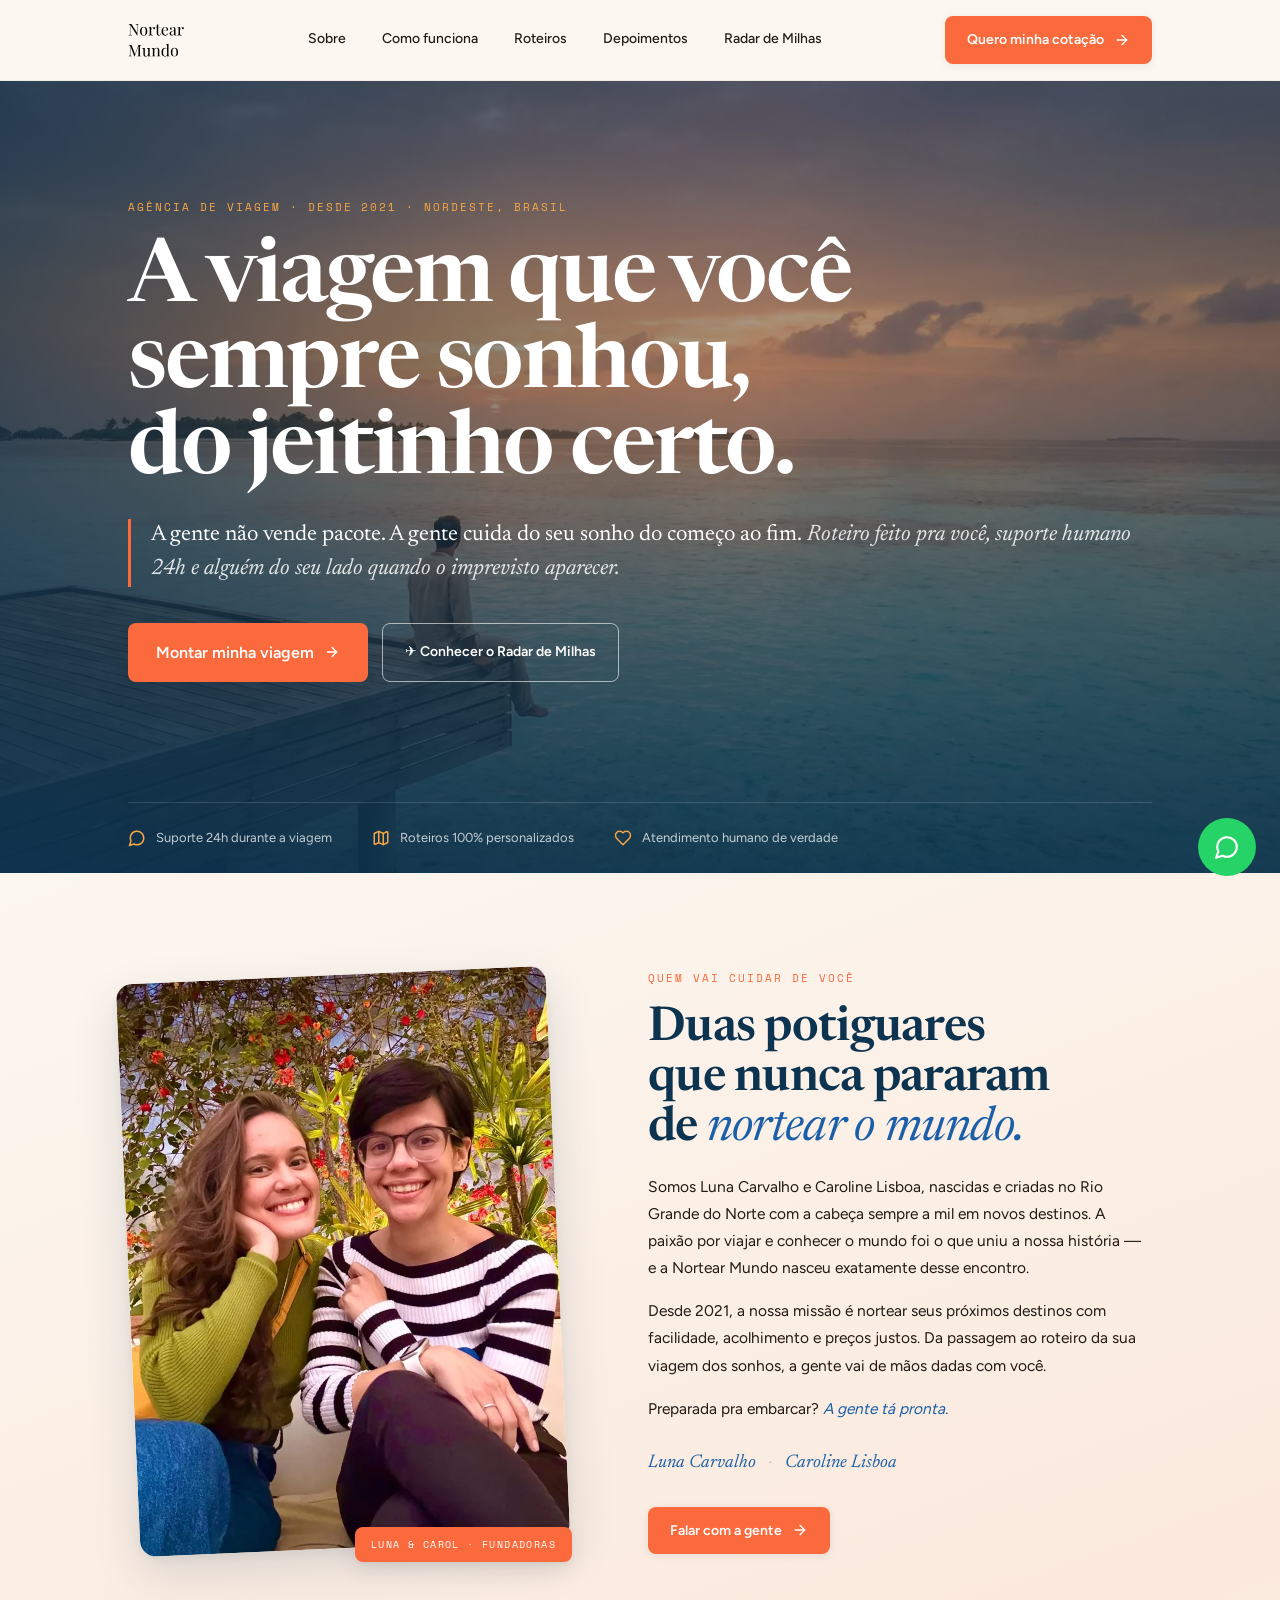
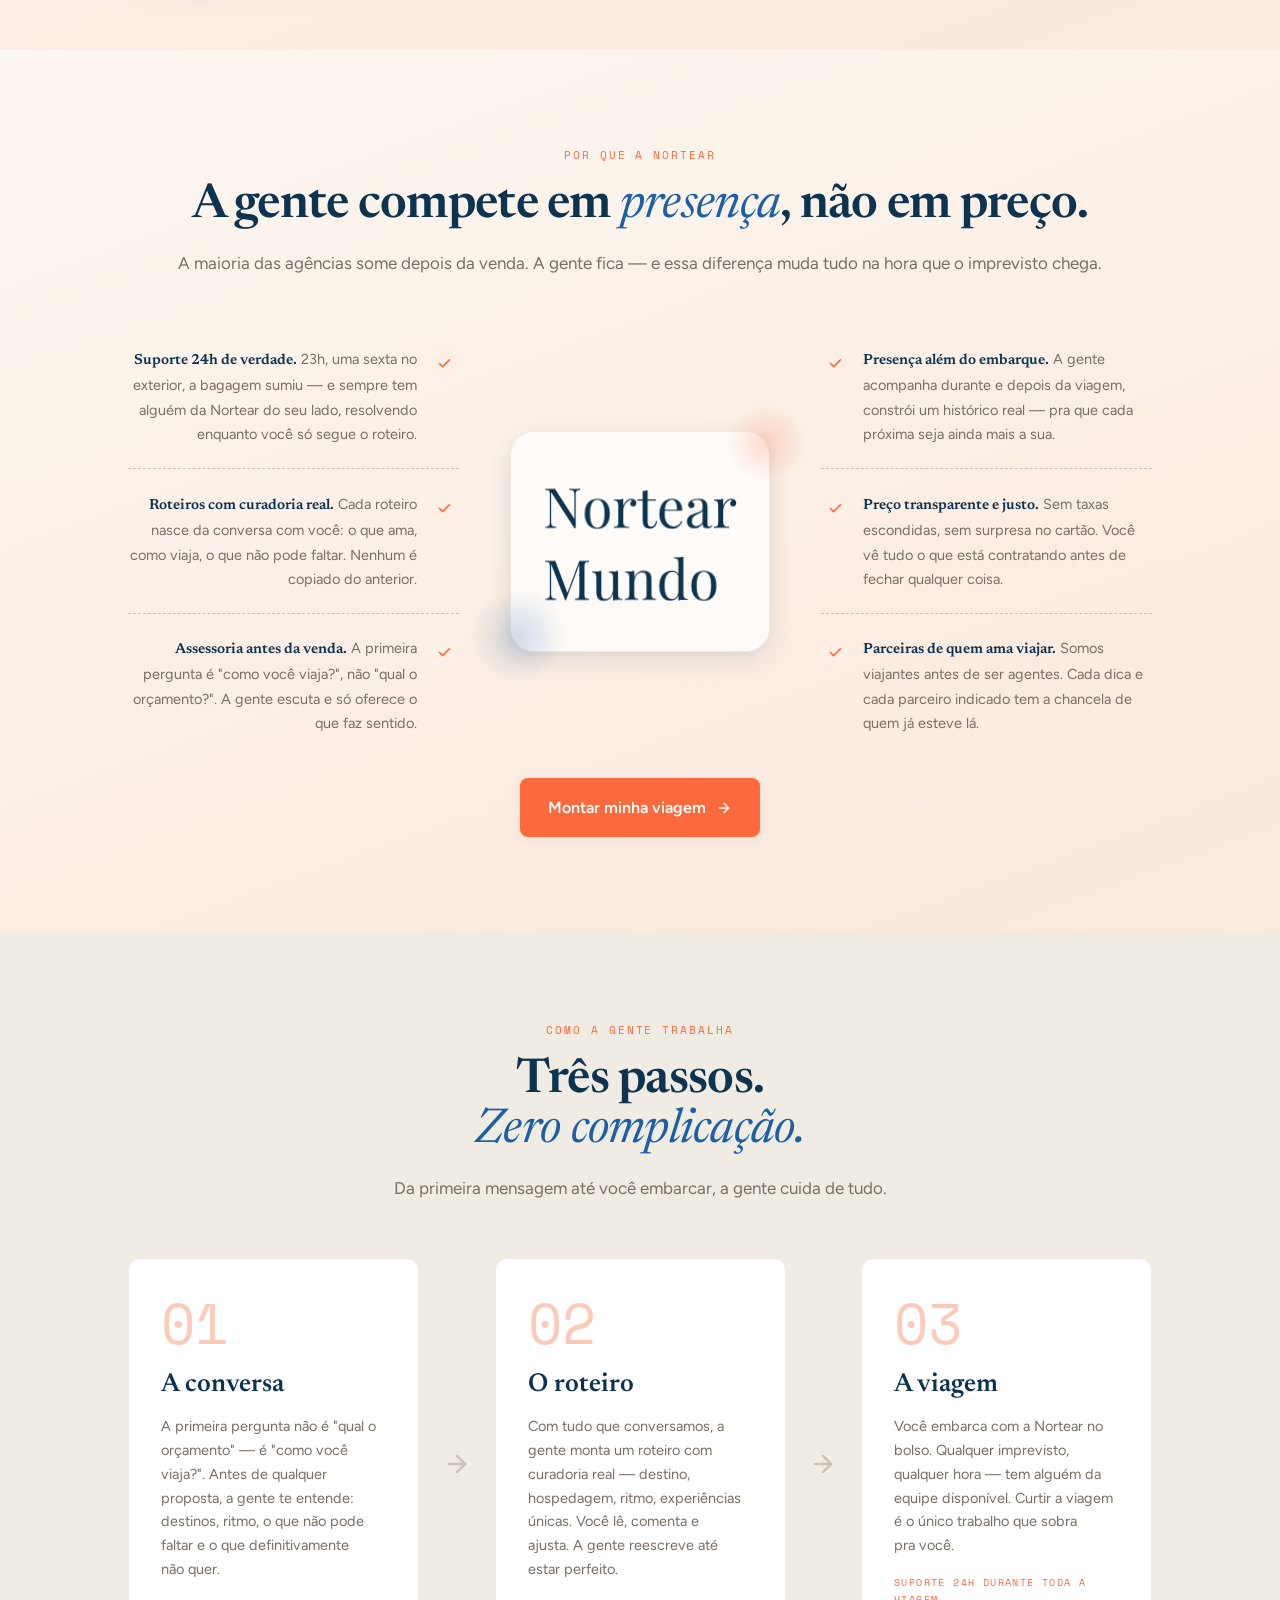
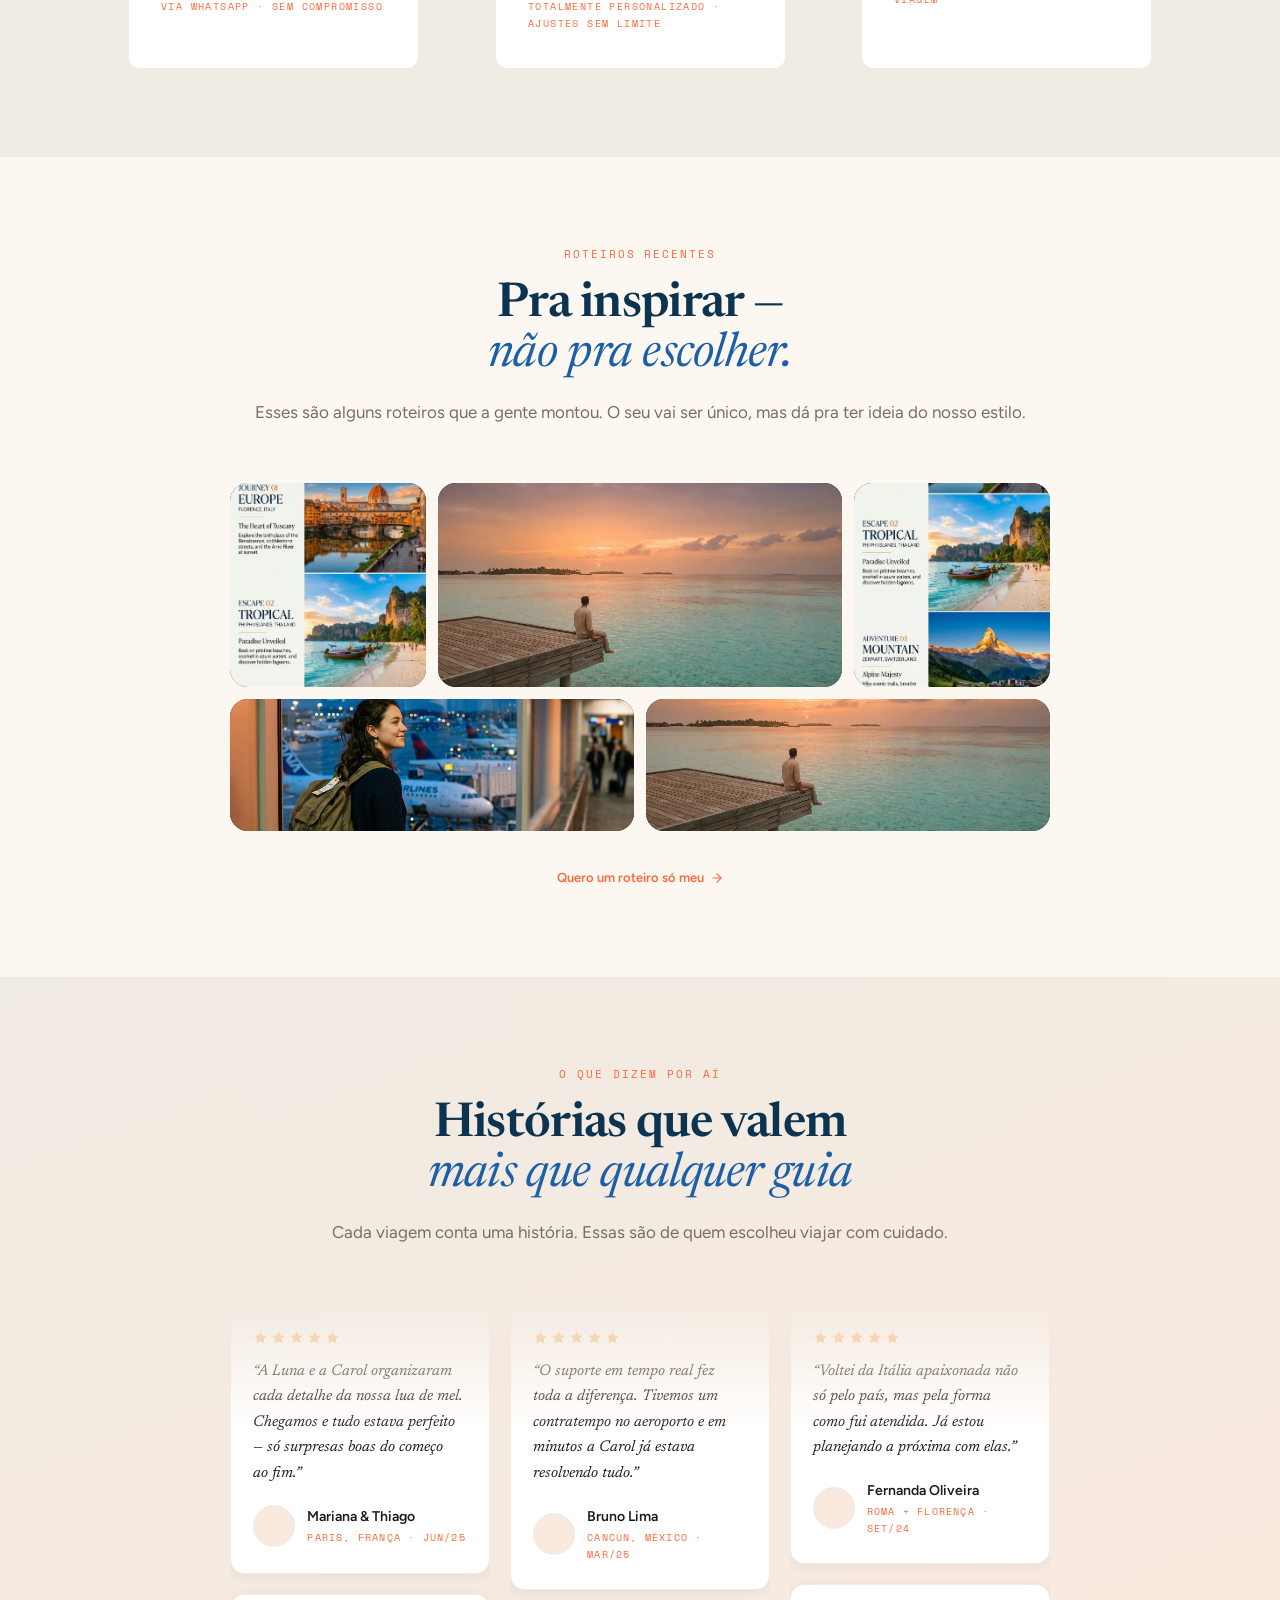
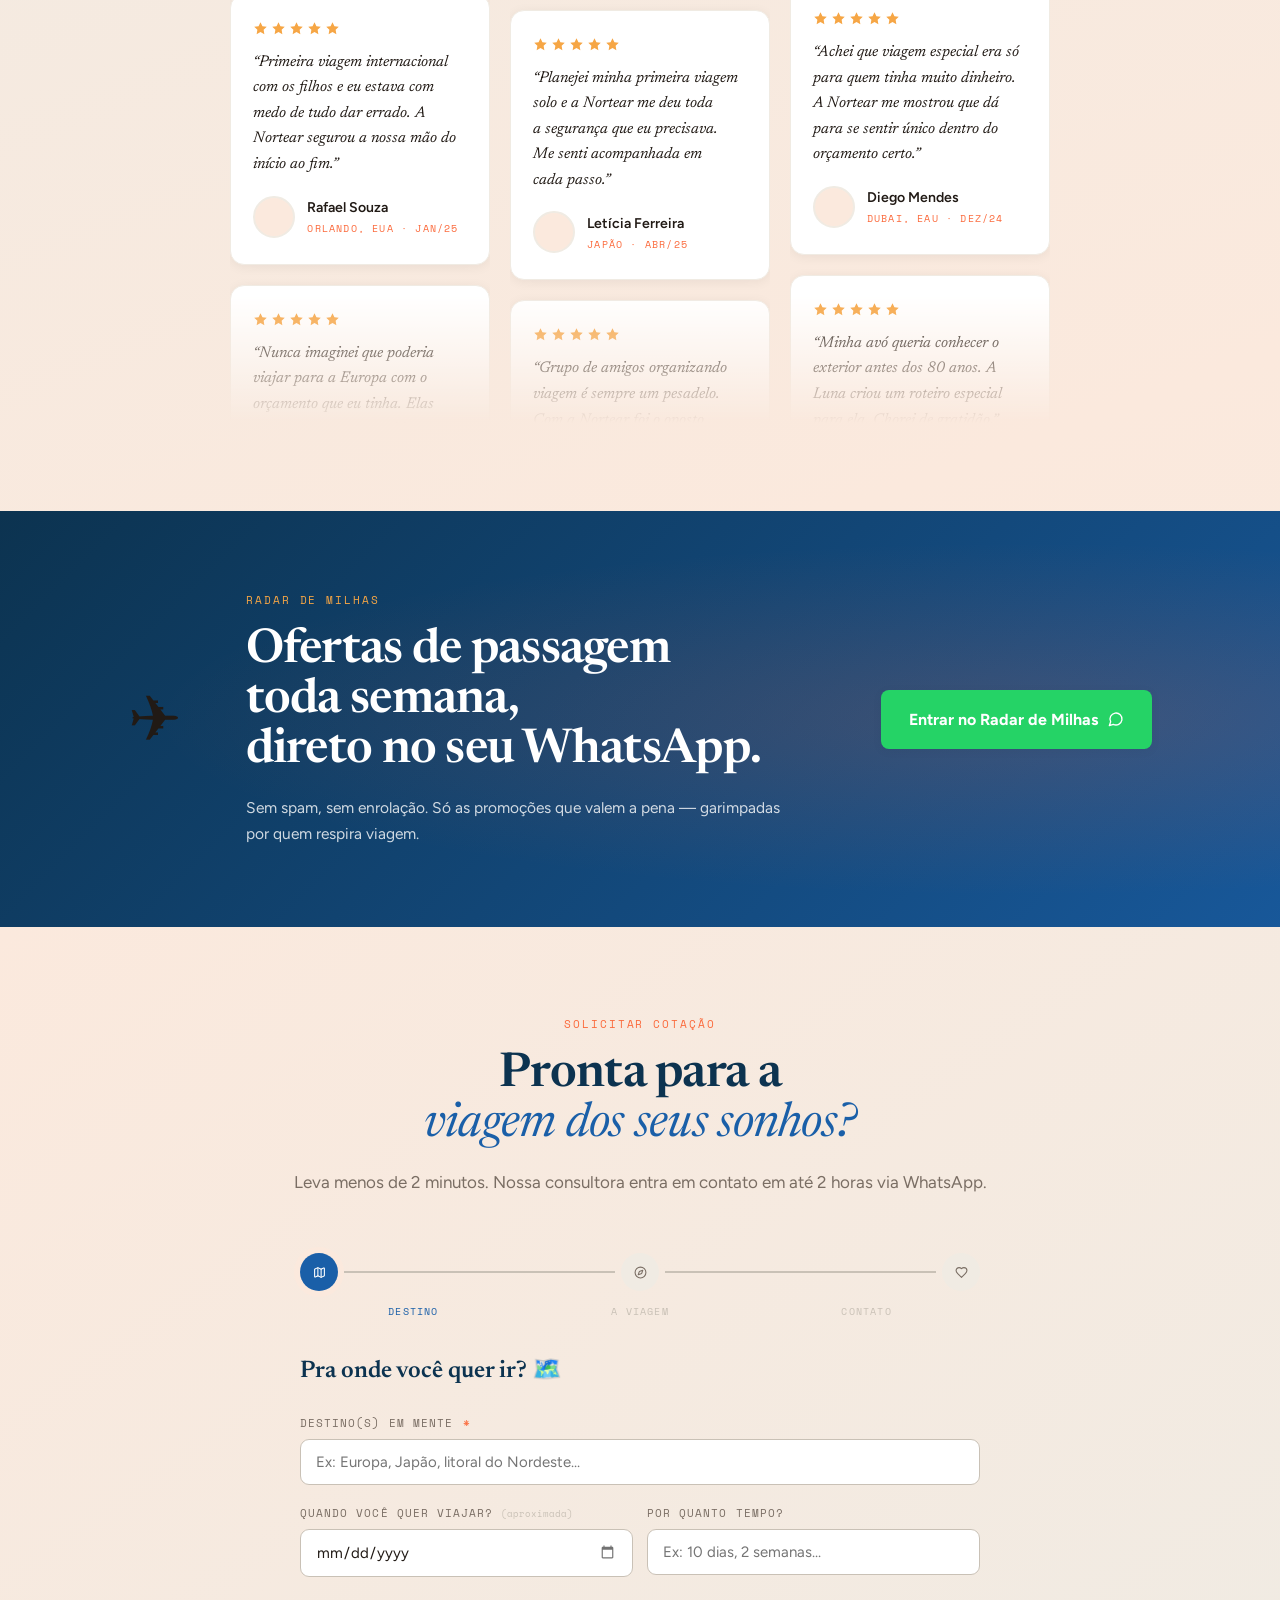
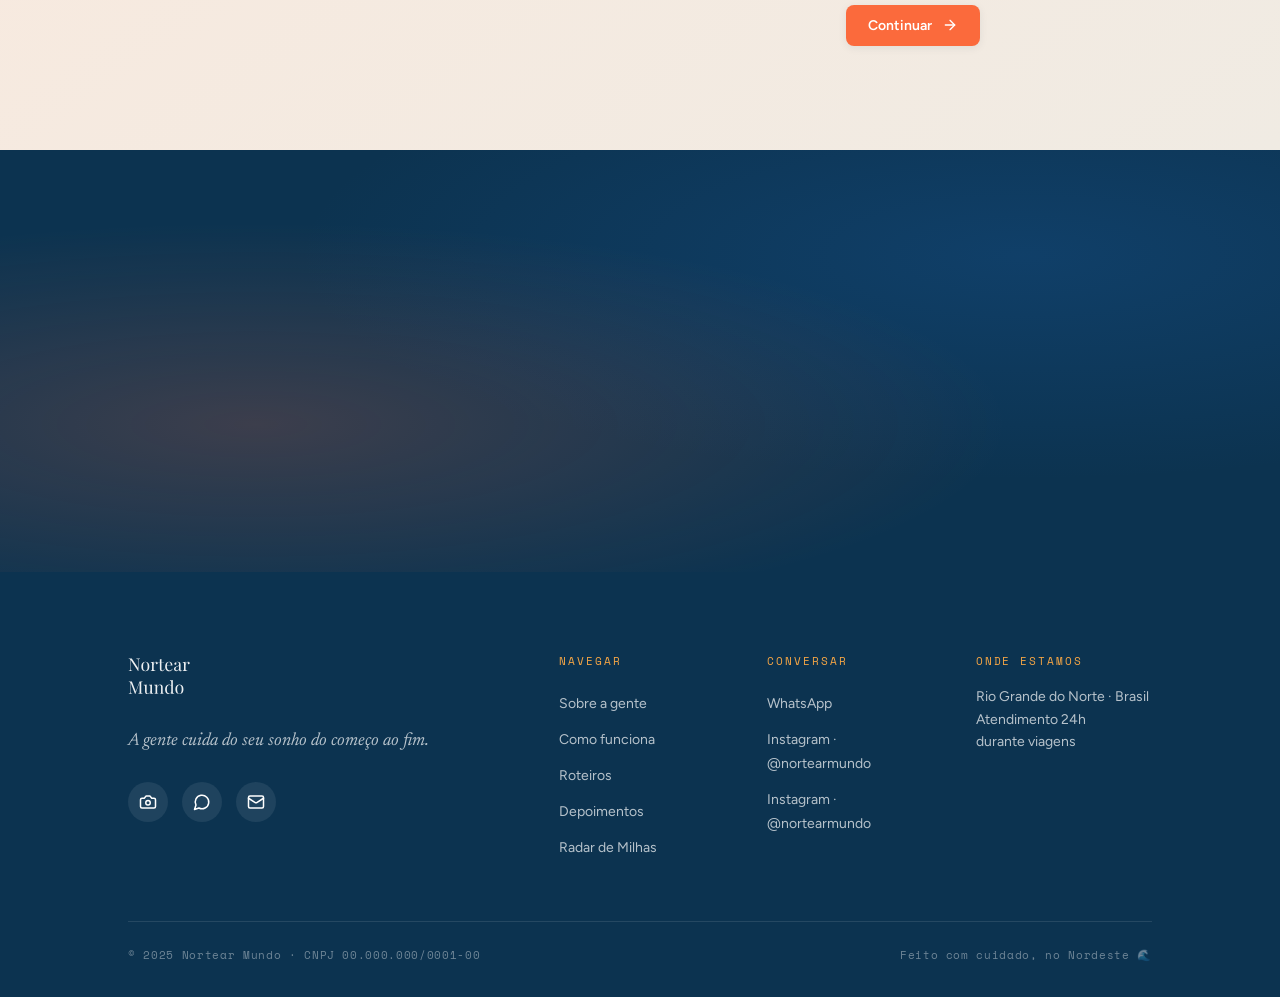
<file: index.html>
<!doctype html>
<html lang="pt-BR">
<head>
<meta charset="utf-8">
<meta name="viewport" content="width=device-width,initial-scale=1">
<title>Nortear Mundo — Agência de viagem que cuida de você</title>
<meta name="description" content="Roteiros personalizados, suporte 24h e o cuidado de quem faz da sua viagem uma história. Fale com a Nortear Mundo e realize o destino que você sempre sonhou.">
<meta name="theme-color" content="#0C3350">

<!-- Fonts: self-hosted woff2 — zero requisição para o Google -->
<!-- Preload das DUAS fontes do LCP: título hero = Newsreader variável (opsz+wght), corpo = Figtree 400 -->
<link rel="preload" href="fonts/newsreader-var.woff2" as="font" type="font/woff2" crossorigin>
<link rel="preload" href="fonts/figtree-400.woff2"    as="font" type="font/woff2" crossorigin>

<!-- LCP poster: carrega antes de qualquer coisa -->
<link rel="preload" as="image" href="assets/photo-tropical-sunset.webp" fetchpriority="high">

<!-- CSS 100% inline = ZERO render-blocking. Fonte: fonts.css + colors_and_type.css + styles.css.
     NÃO editar o bloco abaixo à mão — regenerar com: python build_inline_css.py -->
<!-- BUILD:CSS-INLINE-START -->
<style>
/* ===== fonts.css ===== */
/* Self-hosted brand fonts (latin subset, woff2). No external requests. */
/* Tipografia oficial: Newsreader (display) + Figtree (corpo) + Space Mono (etiqueta) */

@font-face{font-family:'Space Mono';font-style:normal;font-weight:400;font-display:swap;src:url('fonts/spacemono-400.woff2') format('woff2');unicode-range:U+0000-00FF, U+0131, U+0152-0153, U+02BB-02BC, U+02C6, U+02DA, U+02DC, U+0304, U+0308, U+0329, U+2000-206F, U+20AC, U+2122, U+2191, U+2193, U+2212, U+2215, U+FEFF, U+FFFD;}
@font-face{font-family:'Space Mono';font-style:normal;font-weight:700;font-display:swap;src:url('fonts/spacemono-700.woff2') format('woff2');unicode-range:U+0000-00FF, U+0131, U+0152-0153, U+02BB-02BC, U+02C6, U+02DA, U+02DC, U+0304, U+0308, U+0329, U+2000-206F, U+20AC, U+2122, U+2191, U+2193, U+2212, U+2215, U+FEFF, U+FFFD;}
@font-face{font-family:'Figtree';font-style:normal;font-weight:400;font-display:swap;src:url('fonts/figtree-400.woff2') format('woff2');unicode-range:U+0000-00FF, U+0131, U+0152-0153, U+02BB-02BC, U+02C6, U+02DA, U+02DC, U+0304, U+0308, U+0329, U+2000-206F, U+20AC, U+2122, U+2191, U+2193, U+2212, U+2215, U+FEFF, U+FFFD;}
@font-face{font-family:'Figtree';font-style:normal;font-weight:500;font-display:swap;src:url('fonts/figtree-500.woff2') format('woff2');unicode-range:U+0000-00FF, U+0131, U+0152-0153, U+02BB-02BC, U+02C6, U+02DA, U+02DC, U+0304, U+0308, U+0329, U+2000-206F, U+20AC, U+2122, U+2191, U+2193, U+2212, U+2215, U+FEFF, U+FFFD;}
@font-face{font-family:'Figtree';font-style:normal;font-weight:600;font-display:swap;src:url('fonts/figtree-600.woff2') format('woff2');unicode-range:U+0000-00FF, U+0131, U+0152-0153, U+02BB-02BC, U+02C6, U+02DA, U+02DC, U+0304, U+0308, U+0329, U+2000-206F, U+20AC, U+2122, U+2191, U+2193, U+2212, U+2215, U+FEFF, U+FFFD;}
@font-face{font-family:'Figtree';font-style:normal;font-weight:700;font-display:swap;src:url('fonts/figtree-700.woff2') format('woff2');unicode-range:U+0000-00FF, U+0131, U+0152-0153, U+02BB-02BC, U+02C6, U+02DA, U+02DC, U+0304, U+0308, U+0329, U+2000-206F, U+20AC, U+2122, U+2191, U+2193, U+2212, U+2215, U+FEFF, U+FFFD;}
/* Newsreader VARIÁVEL (eixos opsz 6..72 + wght 200..800) — mesmo corte display
   da página de opções e do Figma. font-optical-sizing:auto mapeia opsz pelo tamanho. */
@font-face{font-family:'Newsreader';font-style:italic;font-weight:200 800;font-display:swap;src:url('fonts/newsreader-var-i.woff2') format('woff2');unicode-range:U+0000-00FF, U+0131, U+0152-0153, U+02BB-02BC, U+02C6, U+02DA, U+02DC, U+0304, U+0308, U+0329, U+2000-206F, U+20AC, U+2122, U+2191, U+2193, U+2212, U+2215, U+FEFF, U+FFFD;}
@font-face{font-family:'Newsreader';font-style:normal;font-weight:200 800;font-display:swap;src:url('fonts/newsreader-var.woff2') format('woff2');unicode-range:U+0000-00FF, U+0131, U+0152-0153, U+02BB-02BC, U+02C6, U+02DA, U+02DC, U+0304, U+0308, U+0329, U+2000-206F, U+20AC, U+2122, U+2191, U+2193, U+2212, U+2215, U+FEFF, U+FFFD;}

/* ===== colors_and_type.css ===== */
/* ============================================================
   NORTEAR MUNDO — Design System Tokens
   colors_and_type.css
   ============================================================
   Use this as the single source of truth for visual foundations.
   - Brand palette (azul-led, laranja accent)
   - Typography scale (Newsreader + Figtree + Space Mono)
   - Semantic aliases (fg, bg, h1..h6, p, mono…)
   ============================================================ */

/* As fontes (@font-face) e todo o CSS são inlinados no <head> do index.html
   via build_inline_css.py — zero CSS render-blocking, zero @import serial. */

:root {
  /* ──────────────────────────────────────────
     COLORS — PRIMARY (Portuguese names preserved
     from the brandbook; English aliases below)
     ────────────────────────────────────────── */
  /* Tema "Pôr do Sol Tropical" — nomes preservados, valores evoluídos */
  --azul-nortear:    #1A5FA8;   /* Azul Nortear — dominante, horizonte (mantido) */
  --azul-profundo:   #0C3350;   /* Marinho Maré — âncora */
  --azul-ceu:        #4A8FD4;   /* Azul Céu — gradientes, hover (mantido) */
  --azul-nevoa:      #FBE9DD;   /* Rosa Aurora — cards, inputs, separadores (apoio quente) */

  --laranja-nortear: #FB6A3C;   /* Coral Poente — acento, CTAs, destaques */
  --laranja-ambar:   #F6A645;   /* Âmbar Dourado — hover de CTAs, decorativo */
  --laranja-suave:   #FEEFE6;   /* Coral Suave — fundo de copy-exemplo */

  --branco-areia:    #FCF7F0;   /* Areia Quente — off-white, fundo padrão */
  --cinza-claro:     #F0EBE3;   /* Areia 2 — cards alternados, divisores */
  --cinza-medio:     #C9C1B6;   /* Borda — bordas, hairlines */
  --cinza-baunilha:  #7A6E64;   /* Madeira — texto secundário */
  --grafite:         #211A15;   /* Grafite Quente — texto principal (NUNCA #000) */

  /* Status (sparingly used — territory ✓/✗ only) */
  --sucesso:         #27AE60;
  --erro:            #C0392B;

  /* ──────────────────────────────────────────
     SEMANTIC COLOR ALIASES
     ────────────────────────────────────────── */
  --bg:              var(--branco-areia);
  --bg-soft:         var(--cinza-claro);
  --bg-tint:         var(--azul-nevoa);
  --bg-inverse:      var(--azul-profundo);

  --fg:              var(--grafite);
  --fg-muted:        var(--cinza-baunilha);
  --fg-on-dark:      #FFFFFF;
  --fg-on-dark-soft: rgba(255,255,255,0.65);
  --fg-on-dark-faint:rgba(255,255,255,0.30);

  --accent:          var(--laranja-nortear);
  --accent-hover:    var(--laranja-ambar);
  --accent-soft:     var(--laranja-suave);

  --primary:         var(--azul-nortear);
  --primary-deep:    var(--azul-profundo);
  --primary-light:   var(--azul-ceu);
  --primary-tint:    var(--azul-nevoa);

  --border:          var(--cinza-claro);
  --border-strong:   var(--cinza-medio);

  /* Hero gradient — used on covers / capa */
  --gradient-deep:   linear-gradient(145deg, var(--azul-profundo) 0%, var(--azul-nortear) 60%, #2A7CC7 100%);
  --gradient-warm:   linear-gradient(135deg, var(--azul-profundo), var(--azul-nortear));

  /* ──────────────────────────────────────────
     TYPOGRAPHY — FAMILIES
     ────────────────────────────────────────── */
  --font-display: 'Newsreader', Georgia, 'Times New Roman', serif;
  --font-body:    'Figtree', system-ui, -apple-system, BlinkMacSystemFont, sans-serif;
  --font-mono:    'Space Mono', ui-monospace, 'SFMono-Regular', Menlo, monospace;

  /* ──────────────────────────────────────────
     TYPE SCALE — modular, mobile-first
     ────────────────────────────────────────── */
  --fs-xs:   0.72rem;   /* 11.5px — mono labels, metadados */
  --fs-sm:   0.825rem;  /* 13.2px — small body, captions */
  --fs-base: 0.95rem;   /* 15.2px — body padrão */
  --fs-md:   1.05rem;   /* 16.8px — body lead */
  --fs-lg:   1.25rem;   /* 20px — subtítulos pequenos */
  --fs-xl:   1.6rem;    /* 25.6px */
  --fs-2xl:  2.2rem;    /* 35.2px */
  --fs-3xl:  3rem;      /* 48px */
  --fs-4xl:  4rem;      /* 64px */
  --fs-5xl:  5.5rem;    /* 88px — capa / hero */

  /* Line heights */
  --lh-tight:   1.05;
  --lh-snug:    1.2;
  --lh-normal:  1.45;
  --lh-relaxed: 1.7;   /* Figtree body — sempre 1.7 */

  /* Tracking */
  --ls-tight:   -0.02em;
  --ls-snug:    -0.01em;
  --ls-normal:   0;
  --ls-wide:     0.04em;
  --ls-mono:     0.12em;   /* Space Mono labels */
  --ls-mono-wide:0.18em;   /* Eyebrows, capa-tag */

  /* ──────────────────────────────────────────
     SPACING SCALE (4pt baseline)
     ────────────────────────────────────────── */
  --space-0:  0;
  --space-1:  0.25rem;   /* 4 */
  --space-2:  0.5rem;    /* 8 */
  --space-3:  0.75rem;   /* 12 */
  --space-4:  1rem;      /* 16 */
  --space-5:  1.5rem;    /* 24 */
  --space-6:  2rem;      /* 32 */
  --space-7:  2.5rem;    /* 40 */
  --space-8:  3rem;      /* 48 */
  --space-9:  4rem;      /* 64 */
  --space-10: 5rem;      /* 80 */
  --space-11: 6rem;      /* 96 */

  /* ──────────────────────────────────────────
     RADII — generous, never sharp
     ────────────────────────────────────────── */
  --radius-xs:  4px;    /* hex swatches, badges */
  --radius-sm:  8px;    /* inputs, copy callouts */
  --radius-md:  10px;   /* cards default */
  --radius-lg:  12px;   /* destaque, principio-grande */
  --radius-xl:  20px;   /* large overlays */
  --radius-pill: 999px;

  /* ──────────────────────────────────────────
     SHADOWS — soft, warm, never harsh
     Tinted with the deep blue rather than neutral
     ────────────────────────────────────────── */
  --shadow-xs: 0 1px 2px rgba(12, 51, 80, 0.06);
  --shadow-sm: 0 2px 8px rgba(12, 51, 80, 0.08);
  --shadow-md: 0 8px 24px rgba(12, 51, 80, 0.10), 0 2px 6px rgba(12, 51, 80, 0.05);
  --shadow-lg: 0 18px 48px rgba(12, 51, 80, 0.14), 0 4px 12px rgba(12, 51, 80, 0.06);
  --shadow-focus: 0 0 0 3px rgba(251, 106, 60, 0.30);

  /* ──────────────────────────────────────────
     MOTION
     ────────────────────────────────────────── */
  --ease-out:   cubic-bezier(0.22, 1, 0.36, 1);
  --ease-in-out:cubic-bezier(0.65, 0, 0.35, 1);
  --dur-fast:   140ms;
  --dur-base:   220ms;
  --dur-slow:   420ms;

  /* ──────────────────────────────────────────
     LAYOUT TOKENS
     ────────────────────────────────────────── */
  --max-w-prose:    62ch;
  --max-w-content:  1180px;
  --max-w-wide:     1360px;
}

/* ============================================================
   BASE RESET + ELEMENT DEFAULTS
   ============================================================ */
*, *::before, *::after { box-sizing: border-box; }

body {
  margin: 0;
  font-family: var(--font-body);
  font-size: var(--fs-base);
  line-height: var(--lh-relaxed);
  color: var(--fg);
  background: var(--bg);
  -webkit-font-smoothing: antialiased;
  text-rendering: optimizeLegibility;
}

/* ============================================================
   SEMANTIC TYPE — drop-in defaults
   ============================================================ */
h1, .h1 {
  font-family: var(--font-display);
  font-weight: 600;
  font-size: clamp(var(--fs-3xl), 6vw, var(--fs-5xl));
  line-height: var(--lh-tight);
  letter-spacing: var(--ls-tight);
  color: var(--primary-deep);
  margin: 0 0 var(--space-5);
  text-wrap: balance;
}

h2, .h2 {
  font-family: var(--font-display);
  font-weight: 600;
  font-size: clamp(var(--fs-xl), 3vw, var(--fs-2xl));
  line-height: var(--lh-snug);
  letter-spacing: var(--ls-snug);
  color: var(--primary-deep);
  margin: 0 0 var(--space-4);
  text-wrap: balance;
}

h3, .h3 {
  font-family: var(--font-display);
  font-weight: 600;
  font-size: var(--fs-lg);
  line-height: 1.3;
  color: var(--primary-deep);
  margin: 0 0 var(--space-3);
}

h4, .h4 {
  font-family: var(--font-body);
  font-weight: 600;
  font-size: var(--fs-md);
  letter-spacing: 0.01em;
  color: var(--primary-deep);
  margin: 0 0 var(--space-2);
}

p {
  margin: 0 0 var(--space-4);
  max-width: var(--max-w-prose);
  text-wrap: pretty;
}

a {
  color: var(--primary);
  text-decoration: underline;
  text-decoration-thickness: 1px;
  text-underline-offset: 3px;
  transition: color var(--dur-fast) var(--ease-out);
}
a:hover { color: var(--accent); }

strong, b { font-weight: 600; color: var(--fg); }
em, i    { font-style: italic; }

/* Italic Newsreader for taglines / italic display */
.italic-display {
  font-family: var(--font-display);
  font-style: italic;
  font-weight: 400;
  color: var(--fg-on-dark-soft);
}

/* Mono utility — labels, eyebrows, hex codes, metadata */
.eyebrow, .mono-label {
  font-family: var(--font-mono);
  font-size: var(--fs-xs);
  font-weight: 400;
  letter-spacing: var(--ls-mono-wide);
  text-transform: uppercase;
  color: var(--accent);
}

code, kbd, pre, .mono {
  font-family: var(--font-mono);
  font-size: 0.9em;
}

/* Selection */
::selection { background: var(--accent); color: #fff; }

/* ===== styles.css ===== */
/* ============================================================
   Nortear Mundo — Website UI kit styles
   Consumes tokens from /colors_and_type.css
   ============================================================ */

body { background: var(--bg); }

/* ===== Cursor pointer global — todo clicável ===== */
a, button, [data-contact], .nm-link-arrow, .nm-nav-toggle,
[role="button"], label, summary, select,
input[type="radio"], input[type="checkbox"] { cursor: pointer; }

/* ===== Shared button primitives ===== */
.nm-btn {
  display: inline-flex; align-items: center; gap: 10px;
  font-family: var(--font-body); font-weight: 600; font-size: 14px;
  padding: 12px 22px; border-radius: 8px; border: none; cursor: pointer;
  transition: background 180ms var(--ease-out), box-shadow 180ms var(--ease-out),
              transform 180ms var(--ease-out);
  text-decoration: none; white-space: nowrap;
}
/* Icon arrow slides on hover */
.nm-btn .ico { width: 16px; height: 16px; stroke-width: 1.75; transition: transform 180ms var(--ease-out); }
.nm-btn:hover .ico { transform: translateX(3px); }

/* Inline-SVG icon base */
.ico { display: inline-block; flex: none; width: 16px; height: 16px; vertical-align: middle; }

/* CTA pulse loop — viés de saliência */
@keyframes nm-cta-pulse {
  0%,100% { box-shadow: var(--shadow-sm), 0 0 0 0 rgba(251,106,60,0.40); }
  55%     { box-shadow: var(--shadow-sm), 0 0 0 10px rgba(251,106,60,0); }
}
.nm-btn-primary {
  background: var(--accent); color: #fff;
  box-shadow: var(--shadow-sm);
  animation: nm-cta-pulse 2.8s ease-in-out infinite;
}
.nm-btn-primary:hover {
  animation: none;
  background: #E0531F;
  color: #fff;
  box-shadow: var(--shadow-md), 0 6px 20px rgba(224,83,31,.35);
  transform: translateY(-2px);
}
.nm-btn-ghost { background: transparent; color: var(--primary-deep); border: 1.5px solid var(--primary-deep); }
.nm-btn-ghost:hover { background: var(--azul-nevoa); }
.nm-btn-ghost-dark { background: transparent; color: #fff; border: 1.5px solid rgba(255,255,255,.6); }
.nm-btn-ghost-dark:hover { background: rgba(255,255,255,.1); border-color: #fff; }
.nm-btn-large { padding: 16px 28px; font-size: 16px; }

/* ===== Shared eyebrow & headings ===== */
.nm-eyebrow {
  font-family: var(--font-mono);
  font-size: 11px;
  font-weight: 500;
  letter-spacing: 0.18em;
  text-transform: uppercase;
  color: var(--accent);
  margin-bottom: 16px;
}
.nm-eyebrow-dark { color: var(--accent); }
.nm-h2 {
  font-family: var(--font-display); font-weight: 600;
  font-size: clamp(1.7rem, 5.5vw, 3rem); line-height: 1.05; letter-spacing: -0.015em;
  color: var(--primary-deep); margin: 0 0 18px; text-wrap: balance;
}
.nm-h2 em { font-style: italic; font-weight: 400; color: var(--primary); }
.nm-lede {
  font-family: var(--font-body); font-size: 17px; line-height: 1.65;
  color: var(--cinza-baunilha); max-width: 60ch; margin: 0;
}

/* ===== HEADER ===== */
.nm-header {
  position: sticky; top: 0; z-index: 50;
  display: flex; align-items: center; justify-content: space-between;
  gap: 24px;
  padding: 16px 10%;
  background: var(--bg);
  border-bottom: 1px solid var(--border);
  transition: background 300ms var(--ease-out), box-shadow 300ms var(--ease-out),
              border-color 300ms, backdrop-filter 300ms;
}
/* Frosted glass quando scrollado */
.nm-header.is-scrolled {
  background: rgba(252, 247, 240, 0.72);
  backdrop-filter: blur(20px);
  -webkit-backdrop-filter: blur(20px);
  box-shadow: 0 2px 24px rgba(12,51,80,.10);
  border-bottom-color: transparent;
}
.nm-logo { text-decoration: none; display: flex; align-items: center; }
.nm-logo-svg { height: 44px; width: auto; color: var(--primary-deep); display: block; }
.nm-nav {
  display: flex; gap: 36px;
  font-family: var(--font-body); font-size: 14px; font-weight: 500;
}
.nm-nav a {
  color: var(--fg); text-decoration: none;
  transition: color 200ms var(--ease-out);
  position: relative; padding-bottom: 2px;
}
.nm-nav a::after {
  content: ''; position: absolute; bottom: -2px; left: 0; right: 0;
  height: 2px; background: var(--accent);
  transform: scaleX(0); transform-origin: left;
  transition: transform 220ms var(--ease-out);
}
.nm-nav a:hover { color: var(--accent); }
.nm-nav a:hover::after { transform: scaleX(1); }

/* ===== HERO ===== */
.nm-hero {
  position: relative; min-height: clamp(620px, 88vh, 880px);
  display: flex; flex-direction: column; justify-content: flex-end;
  padding: 80px 10% 0;
  color: #fff; overflow: hidden;
}
.nm-hero-bg {
  position: absolute; inset: 0;
  width: 100%; height: 100%; max-width: 100%; object-fit: cover;
  background-size: cover; background-position: center;
  filter: brightness(0.82) saturate(1.05);
}
/* Camada-base do hero: o poster como <img> (LCP). O <video> fica por cima. */
.nm-hero-poster {
  position: absolute; inset: 0;
  width: 100%; height: 100%; object-fit: cover;
  filter: brightness(0.82) saturate(1.05);
}
.nm-hero-overlay {
  position: absolute; inset: 0;
  background:
    linear-gradient(180deg, rgba(12,51,80,.35) 0%, rgba(12,51,80,.15) 40%, rgba(12,51,80,.85) 100%),
    linear-gradient(90deg, rgba(12,51,80,.55) 0%, rgba(12,51,80,0) 60%);
}
.nm-hero-inner {
  position: relative; width: 100%; padding-bottom: 80px;
  display: flex; flex-direction: column; align-items: flex-start;
}
.nm-hero .nm-eyebrow {
  color: var(--laranja-ambar);
  margin-bottom: 20px;
}
.nm-display {
  font-family: var(--font-display); font-weight: 600; font-optical-sizing: auto;
  font-size: clamp(2rem, 8.5vw, 5.5rem); line-height: 0.98;
  letter-spacing: -0.025em; color: #fff; margin: 0 0 24px;
  text-wrap: balance;
}
.nm-hero-sub {
  font-family: var(--font-display); font-weight: 400; font-style: italic;
  font-size: clamp(1.1rem, 1.8vw, 1.4rem); line-height: 1.5;
  color: rgba(255,255,255,.85); max-width: 560px;
  margin: 0 0 36px; padding-left: 20px;
  border-left: 3px solid var(--accent);
}
.nm-hero-sub em { font-style: normal; color: #fff; font-weight: 400; }
.nm-hero-cta { display: flex; gap: 14px; flex-wrap: wrap; }
.nm-hero-foot {
  position: relative; display: flex; gap: 40px;
  padding: 24px 0; margin-top: 40px;
  border-top: 1px solid rgba(255,255,255,.15);
  font-family: var(--font-body); font-size: 13px;
  color: rgba(255,255,255,.75);
}
.nm-hero-foot > div { display: flex; align-items: center; gap: 10px; }
.nm-hero-foot .ico { width: 18px; height: 18px; stroke-width: 1.5; color: var(--laranja-ambar); }

/* ===== BLOCKS / SECTIONS ===== */
.nm-block {
  padding: 96px 10%;
  position: relative;
  display: flex; flex-direction: column; align-items: center;
}
.nm-block-light { background: var(--bg); }
.nm-block-soft { background: var(--cinza-claro); }
.nm-section-head {
  width: 100%; margin: 0 0 56px; text-align: center;
  display: flex; flex-direction: column; align-items: center;
}
.nm-section-head .nm-eyebrow { justify-content: center; }

/* ===== DIFFERENTIATOR ===== */
.nm-grid-4 {
  display: flex; flex-wrap: wrap; gap: 20px; width: 100%;
}
.nm-grid-4 > * { flex: 1 1 240px; }
.nm-feature {
  background: #fff; border: 1px solid var(--border); border-radius: 12px;
  padding: 28px 24px 24px; position: relative;
  transition: box-shadow 240ms var(--ease-out), transform 240ms var(--ease-out), border-color 240ms;
}
.nm-feature:hover {
  box-shadow: var(--shadow-md), 0 0 0 1px var(--primary-light);
  transform: translateY(-5px);
  border-color: var(--primary-light);
}
.nm-feature-num {
  font-family: var(--font-mono); font-size: 11px; letter-spacing: 0.18em;
  color: var(--accent); margin-bottom: 14px;
}
.nm-feature-icon {
  width: 44px; height: 44px; border-radius: 10px;
  background: var(--azul-nevoa);
  display: flex; align-items: center; justify-content: center;
  margin-bottom: 16px;
}
.nm-feature-icon .ico { width: 22px; height: 22px; stroke-width: 1.5; color: var(--primary-deep); }
.nm-feature-title {
  font-family: var(--font-display); font-weight: 600;
  font-size: 19px; line-height: 1.25; color: var(--primary-deep);
  margin: 0 0 10px;
}
.nm-feature-body {
  font-family: var(--font-body); font-size: 14px; line-height: 1.6;
  color: var(--cinza-baunilha); margin: 0;
}

/* ===== PROCESS ===== */
.nm-process {
  display: flex; flex-wrap: wrap; gap: 24px; width: 100%;
  align-items: stretch; justify-content: center;
}
.nm-process .nm-step { flex: 1 1 260px; }
.nm-process .nm-step-connector { flex: 0 0 auto; align-self: center; }
.nm-step {
  background: #fff; border-radius: 12px; padding: 36px 32px;
  border: 1px solid var(--border);
}
.nm-step-num {
  font-family: var(--font-mono); font-size: 56px; font-weight: 500;
  color: var(--accent); opacity: 0.35; line-height: 1; margin-bottom: 18px;
}
.nm-step-title {
  font-family: var(--font-display); font-weight: 600;
  font-size: 26px; color: var(--primary-deep); margin: 0 0 12px;
}
.nm-step-body {
  font-family: var(--font-body); font-size: 14px; line-height: 1.65;
  color: var(--cinza-baunilha); margin: 0;
}
.nm-step-connector {
  display: flex; align-items: center; justify-content: center;
  color: var(--cinza-medio);
}
.nm-step-connector .ico { width: 22px; height: 22px; stroke-width: 1.5; }

/* ===== ITINERARIES ===== */
.nm-grid-3 {
  display: flex; flex-wrap: wrap; gap: 24px; width: 100%;
}
.nm-grid-3 > * { flex: 1 1 300px; }
.nm-roteiro {
  background: #fff; border-radius: 14px; overflow: hidden;
  border: 1px solid var(--border);
  display: flex; flex-direction: column;
  transition: box-shadow 240ms var(--ease-out), transform 240ms var(--ease-out);
}
.nm-roteiro:hover { box-shadow: var(--shadow-lg); transform: translateY(-5px); }
.nm-roteiro-photo { overflow: hidden; }
.nm-roteiro-photo > .nm-roteiro-photo-inner { transition: transform 400ms var(--ease-out); }
.nm-roteiro:hover .nm-roteiro-photo-inner { transform: scale(1.04); }
.nm-roteiro-photo {
  height: 240px; position: relative;
  background-size: cover;
}
.nm-roteiro-badge {
  position: absolute; top: 16px; left: 16px;
  background: rgba(12,51,80,.92);
  color: #fff;
  font-family: var(--font-mono); font-size: 11px;
  letter-spacing: 0.12em; text-transform: uppercase; font-weight: 500;
  padding: 6px 12px; border-radius: 999px;
  backdrop-filter: blur(8px);
}
.nm-roteiro-body { padding: 24px 24px 22px; display: flex; flex-direction: column; flex: 1; }
.nm-roteiro-title {
  font-family: var(--font-display); font-weight: 600; font-size: 26px;
  line-height: 1.1; color: var(--primary-deep); margin: 0 0 4px;
}
.nm-roteiro-sub {
  font-family: var(--font-display); font-style: italic; font-weight: 400;
  font-size: 14px; color: var(--cinza-baunilha); margin-bottom: 14px;
}
.nm-roteiro-text {
  font-family: var(--font-body); font-size: 14px; line-height: 1.6;
  color: var(--fg); margin: 0 0 20px;
}
.nm-roteiro-foot {
  display: flex; align-items: flex-end; justify-content: space-between;
  margin-top: auto; padding-top: 16px; border-top: 1px solid var(--border);
  gap: 12px;
}
.nm-roteiro-price { display: flex; align-items: baseline; gap: 4px; }
.nm-price-prefix {
  font-family: var(--font-mono); font-size: 10px; letter-spacing: 0.12em;
  text-transform: uppercase; color: var(--accent); margin-right: 4px;
}
.nm-price-value {
  font-family: var(--font-display); font-weight: 600; font-size: 28px;
  color: var(--primary-deep); line-height: 1;
}
.nm-price-suffix { font-family: var(--font-body); font-size: 12px; color: var(--cinza-baunilha); }
.nm-link-arrow {
  display: inline-flex; align-items: center; gap: 6px;
  font-family: var(--font-body); font-size: 13px; font-weight: 600;
  color: var(--accent); text-decoration: none;
  transition: gap 200ms var(--ease-out), color 200ms;
}
.nm-link-arrow:hover { gap: 12px; color: var(--accent-hover); }
.nm-link-arrow .ico { width: 14px; height: 14px; stroke-width: 2; transition: transform 200ms var(--ease-out); }
.nm-link-arrow:hover .ico { transform: translateX(2px); }

/* ===== BENTO GALLERY (roteiros) ===== */
.nm-bento {
  display: grid;
  grid-template-columns: repeat(4, 1fr);
  grid-auto-rows: 60px;
  gap: 12px;
  padding: 0 10%;
  width: 100%;
}
/* Posicionamento explícito no desktop — 4 colunas */
.nm-bento-card:nth-child(1) { grid-column: 1;          grid-row: 1 / span 3; }
.nm-bento-card:nth-child(2) { grid-column: 2 / span 2; grid-row: 1 / span 3; }
.nm-bento-card:nth-child(3) { grid-column: 4;          grid-row: 1 / span 3; }
.nm-bento-card:nth-child(4) { grid-column: 1 / span 2; grid-row: 4 / span 2; }
.nm-bento-card:nth-child(5) { grid-column: 3 / span 2; grid-row: 4 / span 2; }
.nm-bento-card {
  position: relative; overflow: hidden;
  border-radius: 18px; cursor: pointer;
  background: var(--primary-deep);
}
.nm-bento-card-img {
  position: absolute; inset: 0;
  background-size: cover; background-position: center;
  transition: transform 600ms var(--ease-out);
}
.nm-bento-card::after {
  content: ''; position: absolute; inset: 0;
  background: linear-gradient(to top, rgba(12,51,80,.88) 0%, rgba(12,51,80,.26) 55%, transparent 100%);
  opacity: 0; transition: opacity 360ms;
  z-index: 1;
}
.nm-bento-card:hover::after { opacity: 1; }
.nm-bento-card:hover .nm-bento-card-img { transform: scale(1.055); }
.nm-bento-card-info {
  position: absolute; bottom: 0; left: 0; right: 0;
  padding: 20px 16px 16px; z-index: 2;
  opacity: 0; transform: translateY(10px);
  transition: opacity 300ms var(--ease-out), transform 300ms var(--ease-out);
}
.nm-bento-card:hover .nm-bento-card-info { opacity: 1; transform: none; }
.nm-bento-badge {
  display: inline-block;
  font-family: var(--font-body); font-size: 10px; font-weight: 600;
  letter-spacing: .08em; text-transform: uppercase;
  color: var(--laranja-ambar); background: rgba(0,0,0,.40);
  border-radius: 20px; padding: 3px 10px; margin-bottom: 6px;
  backdrop-filter: blur(6px); -webkit-backdrop-filter: blur(6px);
}
.nm-bento-title {
  font-family: var(--font-display); font-size: 1.05rem; font-weight: 600;
  color: #fff; margin: 0 0 4px; line-height: 1.15;
}
.nm-bento-text { font-size: 12px; line-height: 1.5; color: rgba(255,255,255,.82); margin: 0; }
.nm-bento-cta { display: flex; justify-content: center; margin-top: 36px; }

/* ---- Modal do bento ---- */
.nm-bento-modal {
  position: fixed; inset: 0; z-index: 900;
  display: flex; flex-direction: column; align-items: center; justify-content: center;
  padding: 20px;
  background: rgba(8,18,36,.84);
  backdrop-filter: blur(16px); -webkit-backdrop-filter: blur(16px);
  opacity: 0; visibility: hidden;
  transition: opacity 280ms, visibility 0s 280ms;
}
.nm-bento-modal.is-open { opacity: 1; visibility: visible; transition: opacity 280ms; }
.nm-bento-modal-img {
  position: relative;
  width: min(860px, 90vw); aspect-ratio: 16/9;
  border-radius: 16px; overflow: hidden;
  box-shadow: 0 32px 80px rgba(0,0,0,.55);
  transform: scale(0.94) translateY(16px);
  transition: transform 380ms var(--ease-out);
}
.nm-bento-modal.is-open .nm-bento-modal-img { transform: none; }
.nm-bento-modal-img-bg {
  position: absolute; inset: 0;
  background-size: cover; background-position: center;
}
.nm-bento-modal-caption {
  position: absolute; bottom: 0; left: 0; right: 0;
  padding: 28px 24px 22px;
  background: linear-gradient(to top, rgba(0,0,0,.72), transparent);
}
.nm-bento-modal-caption h3 {
  font-family: var(--font-display); font-size: 1.45rem; font-weight: 600;
  color: #fff; margin: 0 0 4px;
}
.nm-bento-modal-caption p { font-size: 14px; color: rgba(255,255,255,.82); margin: 0; }
.nm-bento-modal-close {
  position: absolute; top: 14px; right: 14px;
  width: 36px; height: 36px; border-radius: 50%;
  background: rgba(255,255,255,.15); border: none; cursor: pointer;
  display: flex; align-items: center; justify-content: center; color: #fff;
  backdrop-filter: blur(8px);
  transition: background 200ms, transform 200ms;
  z-index: 5;
}
.nm-bento-modal-close:hover { background: rgba(255,255,255,.30); transform: scale(1.1); }
.nm-bento-modal-dock {
  display: flex; align-items: flex-end; gap: 6px;
  margin-top: 14px; padding: 10px 14px;
  background: rgba(255,255,255,.10);
  backdrop-filter: blur(12px); -webkit-backdrop-filter: blur(12px);
  border-radius: 16px;
}
.nm-bento-thumb {
  width: 44px; height: 44px; border-radius: 10px; overflow: hidden;
  cursor: pointer; flex-shrink: 0;
  border: 2.5px solid transparent;
  transform: rotate(calc(var(--ti, 0) * 7deg - 14deg));
  transition: transform 280ms var(--ease-out), border-color 220ms;
}
.nm-bento-thumb.is-active {
  border-color: rgba(255,255,255,.85);
  transform: translateY(-8px) scale(1.18) rotate(0deg);
}
.nm-bento-thumb:hover:not(.is-active) { transform: translateY(-10px) scale(1.12) rotate(0deg); }
.nm-bento-thumb-img { width: 100%; height: 100%; background-size: cover; background-position: center; }

@media (prefers-reduced-motion: reduce) {
  .nm-bento-card { transition: none; }
  .nm-bento-card-img { transition: none; }
  .nm-bento-card-info { transition: none; opacity: 1; transform: none; }
  .nm-bento-modal-img { transition: none; }
  .nm-bento-thumb { transition: none; }
}

/* ===== TESTIMONIAL ===== */
.nm-quote-block {
  width: 100%; margin: 0; padding: 56px clamp(28px, 6%, 72px);
  background: var(--primary-deep); border-radius: 16px;
  position: relative; overflow: hidden;
  color: #fff;
}
.nm-quote-glyph {
  position: absolute; top: -28px; right: 36px;
  font-family: var(--font-display); font-size: 220px; line-height: 1;
  color: rgba(251,106,60,0.18); pointer-events: none;
}
.nm-quote-text {
  font-family: var(--font-display); font-weight: 600;
  font-size: clamp(1.4rem, 2.4vw, 2rem); line-height: 1.4;
  color: #fff; margin: 0 0 28px; position: relative;
}
.nm-quote-text em { font-style: italic; font-weight: 400; color: var(--laranja-ambar); }
.nm-quote-cite { position: relative; }
.nm-quote-cite-name {
  font-family: var(--font-mono); font-size: 11px; letter-spacing: 0.18em;
  text-transform: uppercase; color: var(--laranja-ambar); margin-bottom: 4px;
}
.nm-quote-cite-role {
  font-family: var(--font-body); font-size: 14px; color: rgba(255,255,255,.65);
  font-style: italic;
}

/* ===== BIG PRINCIPLE ===== */
.nm-principle {
  background: var(--primary-deep);
  text-align: center; padding: 120px 10%;
  position: relative; overflow: hidden;
  display: flex; flex-direction: column; align-items: center;
}
.nm-principle-bg {
  position: absolute; inset: 0;
  background:
    radial-gradient(ellipse at 20% 65%, rgba(251,106,60,.20) 0%, transparent 52%),
    radial-gradient(ellipse at 80% 25%, rgba(26,95,168,.28) 0%, transparent 50%);
}
.nm-principle-inner {
  position: relative; width: 100%; margin: 0;
  display: flex; flex-direction: column; align-items: center;
}
.nm-principle-text {
  font-family: var(--font-display); font-weight: 600;
  font-size: clamp(1.7rem, 3.4vw, 2.6rem); line-height: 1.35;
  color: #fff; margin: 0 0 40px; text-wrap: balance;
}
.nm-principle-text em { font-style: italic; color: var(--laranja-ambar); font-weight: 600; }

/* ===== FOOTER ===== */
.nm-footer {
  background: var(--primary-deep); color: rgba(255,255,255,.7);
  padding: 80px 10% 32px;
}
.nm-footer-top {
  display: flex; flex-wrap: wrap; gap: 64px; width: 100%;
}
.nm-footer-brand { flex: 1 1 280px; }
.nm-footer-cols { flex: 2 1 420px; }
.nm-footer-mark {
  font-family: var(--font-display); font-weight: 600; font-size: 38px;
  line-height: 0.95; color: #fff; letter-spacing: -0.02em; margin-bottom: 20px;
}
.nm-footer-tag {
  font-family: var(--font-display); font-style: italic; font-weight: 400;
  font-size: 18px; line-height: 1.4; color: rgba(255,255,255,.7);
  margin: 0 0 28px; max-width: 320px;
}
.nm-footer-social { display: flex; gap: 14px; }
.nm-footer-social a {
  width: 40px; height: 40px; border-radius: 999px;
  display: flex; align-items: center; justify-content: center;
  background: rgba(255,255,255,.08); color: #fff;
  text-decoration: none; transition: all 140ms var(--ease-out);
}
.nm-footer-social a:hover { background: var(--accent); }
.nm-footer-social .ico { width: 18px; height: 18px; stroke-width: 1.5; }
.nm-footer-cols { display: flex; flex-wrap: wrap; gap: 32px; }
.nm-footer-cols > div { flex: 1 1 160px; }
.nm-footer-col-h {
  font-family: var(--font-mono); font-size: 11px; letter-spacing: 0.18em;
  text-transform: uppercase; color: var(--laranja-ambar); margin-bottom: 16px; font-weight: 500;
}
.nm-footer-cols a {
  display: block; font-family: var(--font-body); font-size: 14px;
  color: rgba(255,255,255,.7); text-decoration: none; padding: 6px 0;
  transition: color 140ms var(--ease-out);
}
.nm-footer-cols a:hover { color: #fff; }
.nm-footer-addr { font-family: var(--font-body); font-size: 14px; color: rgba(255,255,255,.7); line-height: 1.6; margin: 0; }
.nm-footer-bot {
  display: flex; justify-content: space-between; flex-wrap: wrap; gap: 8px;
  width: 100%; margin: 56px 0 0; padding-top: 24px;
  border-top: 1px solid rgba(255,255,255,.1);
  font-family: var(--font-mono); font-size: 11px; letter-spacing: 0.06em;
  color: rgba(255,255,255,.4);
}

/* ===== TOAST (fake CTA confirm) ===== */
.nm-toast {
  position: fixed; bottom: 32px; right: 32px; z-index: 100;
  background: var(--primary-deep); color: #fff;
  padding: 16px 22px; border-radius: 12px; box-shadow: var(--shadow-lg);
  display: flex; align-items: center; gap: 14px;
  font-family: var(--font-body); font-size: 14px;
  max-width: 340px;
  animation: nm-toast-in 320ms var(--ease-out);
}
.nm-toast .ico { color: var(--laranja-ambar); width: 22px; height: 22px; stroke-width: 1.5; flex-shrink: 0; }
@keyframes nm-toast-in {
  from { transform: translateY(20px); opacity: 0; }
  to   { transform: translateY(0); opacity: 1; }
}

/* ============================================================
   SMOOTH SCROLL + ANCHOR OFFSET (sticky header clearance)
   ============================================================ */
html { scroll-behavior: smooth; }
:where(section[id], [id].nm-block) { scroll-margin-top: 88px; }
html, body { overflow-x: hidden; }
img, video, svg { max-width: 100%; }
/* Headings can never overflow their 10% gutter */
.nm-display, .nm-h2, .nm-feature-title, .nm-roteiro-title, .nm-step-title,
.nm-quote-text, .nm-principle-text, .nm-hero-sub, .nm-lede { overflow-wrap: break-word; max-width: 100%; }
.nm-section-head > * { max-width: 100%; }

/* ============================================================
   MOBILE NAV (hamburger) — hidden on desktop
   ============================================================ */
.nm-nav-toggle {
  display: none;
  width: 44px; height: 44px; padding: 0;
  border: none; background: transparent; cursor: pointer;
  flex-direction: column; align-items: center; justify-content: center; gap: 5px;
}
.nm-nav-toggle span {
  display: block; width: 24px; height: 2px; border-radius: 2px;
  background: var(--primary-deep);
  transition: transform 220ms var(--ease-out), opacity 160ms var(--ease-out);
}
.nm-header.is-open .nm-nav-toggle span:nth-child(1) { transform: translateY(7px) rotate(45deg); }
.nm-header.is-open .nm-nav-toggle span:nth-child(2) { opacity: 0; }
.nm-header.is-open .nm-nav-toggle span:nth-child(3) { transform: translateY(-7px) rotate(-45deg); }
.nm-nav-cta { display: none; }

/* ============================================================
   ENTRANCE / SCROLL-REVEAL MOTION
   ============================================================ */
@media (prefers-reduced-motion: no-preference) {
  /* scroll-triggered reveals */
  .reveal { opacity: 0; transform: translateY(28px); will-change: opacity, transform;
            transition: opacity 720ms var(--ease-out), transform 720ms var(--ease-out); }
  .reveal.is-in { opacity: 1; transform: none; }
  .reveal[data-delay="1"] { transition-delay: 80ms; }
  .reveal[data-delay="2"] { transition-delay: 160ms; }
  .reveal[data-delay="3"] { transition-delay: 240ms; }

  /* hero load stagger */
  .nm-hero-inner > * { opacity: 0; animation: nm-rise 900ms var(--ease-out) forwards; }
  .nm-hero .nm-eyebrow { animation-delay: 150ms; }
  /* LCP: o título tem que pintar na hora. Anima só o transform (composited),
     sem opacity:0 nem atraso — não adia a medição do LCP. */
  .nm-display          { opacity: 1; animation: nm-rise-tf 700ms var(--ease-out) both; }
  .nm-hero-sub         { animation-delay: 500ms; }
  .nm-hero-cta         { animation-delay: 660ms; }
  .nm-hero-foot        { opacity: 0; animation: nm-rise 900ms var(--ease-out) 820ms forwards; }
}
@keyframes nm-rise { from { opacity: 0; transform: translateY(26px); } to { opacity: 1; transform: none; } }
@keyframes nm-rise-tf { from { transform: translateY(22px); } to { transform: none; } }

/* slow ambient zoom on the hero video */
@media (prefers-reduced-motion: no-preference) {
  .nm-hero-bg { animation: nm-kenburns 26s ease-in-out infinite alternate; }
}
@keyframes nm-kenburns { from { transform: scale(1.02); } to { transform: scale(1.10); } }

/* ============================================================
   RESPONSIVE TYPOGRAPHY — fluid by default, tuned per device.
   Body copy scales with the viewport via clamp(); breakpoints
   below adjust scale + alignment where a device needs it.
   ============================================================ */
.nm-lede          { font-size: clamp(15px, 1.5vw, 17px); }
.nm-feature-body,
.nm-step-body,
.nm-roteiro-text  { font-size: clamp(13.5px, 1.3vw, 14.5px); }
.nm-feature-title { font-size: clamp(17px, 1.7vw, 19px); }
.nm-step-title    { font-size: clamp(22px, 2.4vw, 26px); }
.nm-roteiro-title { font-size: clamp(22px, 2.4vw, 26px); }

/* Notebook (≈1024–1366): tighten vertical rhythm a touch */
@media (max-width: 1366px) {
  .nm-block { padding-block: 88px; }
}

/* Tablet (≈768–1024) */
@media (max-width: 1024px) {
  .nm-hero-sub { font-size: clamp(1rem, 2.2vw, 1.25rem); }
  .nm-block { padding-block: 80px; }
  /* Tablet typography: body copy a bit larger */
  .nm-lede { font-size: 17px; }
  .nm-feature-body, .nm-step-body, .nm-roteiro-text { font-size: 15px; }
  .nm-about-content p, .nm-timeline-body, .nm-radar-p { font-size: 16px; }
  .nm-dif3-content p { font-size: 15px; }
  .nm-dep-card-quote { font-size: 1rem; }
}

/* Mobile (<640): center the hero for balance, grow tap targets */
@media (max-width: 640px) {
  .nm-hero { justify-content: center; text-align: center; }
  .nm-hero-inner { align-items: center; }
  .nm-hero-sub {
    padding-left: 0; border-left: none;
    border-top: 3px solid var(--accent); padding-top: 16px;
    text-align: center;
  }
  .nm-hero-foot { align-items: center; text-align: left; }
  .nm-btn { font-size: 15px; padding: 14px 22px; }
  .nm-nav-cta { font-size: 16px; }
}

/* ============================================================
   RESPONSIVE — flex-based. Horizontal padding stays 10% at every
   width; breakpoints only retune vertical rhythm + flex wrapping.
   ============================================================ */
@media (max-width: 1100px) {
  .nm-step-connector { display: none; }       /* awkward once cards wrap */
  .nm-grid-4 > * { flex-basis: 44%; }          /* 2-up, balanced */
  .nm-grid-3 > * { flex-basis: 44%; }
  .nm-block { padding-block: 80px; }
  .nm-hero { padding-top: 72px; }
}

/* tablet / nav collapses to hamburger */
@media (max-width: 820px) {
  .nm-header { padding: 12px 10%; position: sticky; }
  .nm-nav-toggle { display: inline-flex; }
  .nm-header-cta { display: none; }
  .nm-nav {
    position: absolute; top: 100%; left: 0; right: 0;
    flex-direction: column; gap: 4px; align-items: stretch;
    padding: 16px 24px 22px;
    background: rgba(252, 247, 240, 0.98);
    backdrop-filter: blur(14px); -webkit-backdrop-filter: blur(14px);
    border-bottom: 1px solid var(--border);
    box-shadow: var(--shadow-md);
    transform: translateY(-12px); opacity: 0; pointer-events: none;
    transition: transform 220ms var(--ease-out), opacity 220ms var(--ease-out);
  }
  .nm-header.is-open .nm-nav { transform: none; opacity: 1; pointer-events: auto; }
  .nm-nav a { padding: 12px 4px; font-size: 16px; border-bottom: 1px solid var(--border); }
  .nm-nav a:last-of-type { border-bottom: none; }
  .nm-nav-cta { display: inline-flex; justify-content: center; margin-top: 12px; }
}

/* phone — everything stacks 1-up, padding stays 10% */
@media (max-width: 640px) {
  .nm-display br, .nm-h2 br { display: none; }   /* let titles wrap naturally */
  .nm-block { padding-block: 60px; }
  .nm-section-head { margin-bottom: 40px; }
  .nm-hero { padding-top: 64px; min-height: clamp(540px, 84vh, 760px); }
  .nm-hero-inner { padding-bottom: 40px; }
  .nm-hero-sub { padding-left: 16px; }
  .nm-hero-cta { flex-direction: column; align-items: stretch; align-self: stretch; }
  .nm-hero-cta .nm-btn { justify-content: center; }
  .nm-hero-foot { flex-direction: column; gap: 14px; margin-top: 28px; }
  .nm-grid-4 > *, .nm-grid-3 > *, .nm-process .nm-step { flex-basis: 100%; }
  .nm-grid-4, .nm-grid-3 { gap: 16px; }
  .nm-quote-glyph { font-size: 140px; top: -10px; right: 18px; }
  .nm-principle { padding-block: 80px; }
  .nm-footer { padding-block: 56px 28px; }
  .nm-footer-top { gap: 40px; }
  .nm-footer-cols > div { flex-basis: 40%; }
  .nm-footer-bot { flex-direction: column; }
}

@media (max-width: 420px) {
  .nm-footer-cols > div { flex-basis: 100%; }
}


/* ============================================================
   LOGO SVG footer
   ============================================================ */
.nm-footer-logo-link { text-decoration:none; display:inline-block; margin-bottom:20px; }
.nm-footer-logo-svg  { height:48px; width:auto; display:block; filter:brightness(0) invert(1); opacity:0.92; }

/* ============================================================
   SOBRE editorial assimetrico
   ============================================================ */
.nm-about {
  background: linear-gradient(-20deg, var(--bg) 0%, var(--azul-nevoa) 55%, var(--bg) 100%);
  background-size: 200% 200%;
  animation: nm-soft-shift 22s ease-in-out infinite;
}
.nm-about-inner {
  display:flex; gap:clamp(40px,7vw,96px); align-items:center;
  padding:96px 10%;
}
.nm-about-photo-wrap { flex:0 0 42%; position:relative; max-width:480px; }
.nm-about-photo {
  width:100%; height:auto; aspect-ratio:3/4; object-fit:cover;
  border-radius:16px; display:block;
  transform:rotate(-2.5deg);
  box-shadow:var(--shadow-lg);
  transition:transform 500ms var(--ease-out),box-shadow 500ms;
}
.nm-about-photo-wrap:hover .nm-about-photo {
  transform:rotate(0deg);
  box-shadow:var(--shadow-lg),0 0 0 4px var(--accent-soft);
}
.nm-about-photo-tag {
  position:absolute; bottom:-14px; right:-14px;
  background:var(--accent); color:#fff;
  font-family:var(--font-mono); font-size:10px; letter-spacing:.14em; text-transform:uppercase;
  padding:9px 16px; border-radius:8px; box-shadow:var(--shadow-md);
}
.nm-about-content { flex:1; min-width:0; }
.nm-about-content p { font-size:15.5px; line-height:1.75; margin-bottom:16px; color:var(--fg); }
.nm-about-content em { font-style:italic; color:var(--primary); }
.nm-about-sigs { display:flex; align-items:center; flex-wrap:wrap; gap:12px; margin:24px 0 28px; }
.nm-about-sig { font-family:var(--font-display); font-style:italic; font-weight:400; font-size:1.15rem; color:var(--primary); }
.nm-about-sig-sep { color:var(--cinza-medio); font-size:1.2rem; }

/* ============================================================
   DIFERENCIAIS — 3 colunas (About-Us style)
   ============================================================ */
.nm-diferenciais {
  background: linear-gradient(160deg, var(--bg) 0%, var(--azul-nevoa) 45%, var(--bg) 100%);
  background-size: 200% 200%;
  animation: nm-soft-shift 20s ease-in-out 1s infinite;
  position: relative; overflow: hidden;
}

@keyframes nm-soft-shift {
  0%,100% { background-position: 0% 50%; }
  50%     { background-position: 100% 50%; }
}

.nm-dif3-head {
  padding: 96px 10% 0;
  margin-bottom: 48px;
}

.nm-dif3-grid {
  display: grid;
  grid-template-columns: 1fr minmax(200px,260px) 1fr;
  gap: clamp(28px,4vw,64px);
  padding: 0 10% 8px;
  align-items: center;
}

.nm-dif3-col {
  display: flex;
  flex-direction: column;
}

.nm-dif3-item {
  display: flex;
  flex-direction: row;
  align-items: flex-start;
  gap: 14px;
  padding: 22px 0;
  cursor: default;
  border-bottom: 1px dashed var(--border-strong);
}
.nm-dif3-item:last-child { border-bottom: none; }
.nm-dif3-col-left .nm-dif3-item { flex-direction: row-reverse; text-align: right; }

.nm-dif3-check {
  width: 28px; height: 28px; flex-shrink: 0; margin-top: 2px;
  border-radius: 50%;
  background: var(--accent-soft); color: var(--accent);
  display: flex; align-items: center; justify-content: center;
  transition: background 260ms var(--ease-out), color 260ms, transform 260ms;
}
.nm-dif3-check .ico { width: 15px; height: 15px; stroke-width: 3; }
.nm-dif3-item:hover .nm-dif3-check { background: var(--accent); color: #fff; transform: scale(1.12); }

.nm-dif3-item p {
  font-size: 14.5px; line-height: 1.68;
  color: var(--fg-muted); margin: 0;
}
.nm-dif3-item strong { font-family: var(--font-display); font-weight: 600; color: var(--primary-deep); }

.nm-dif3-cta-wrap {
  display: flex; justify-content: center;
  padding: 12px 10% 96px;
}

/* Centro — logo animada */
.nm-dif3-center {
  position: relative;
  align-self: center;
}
.nm-dif3-logo-wrap {
  display: flex; flex-direction: column; align-items: center; gap: 28px;
  padding: 36px 32px 32px;
  background: rgba(255,255,255,.72);
  border-radius: 24px;
  border: 1px solid var(--border);
  backdrop-filter: blur(10px);
  box-shadow: var(--shadow-md);
  transition: box-shadow 300ms var(--ease-out);
}
.nm-dif3-center:hover .nm-dif3-logo-wrap {
  box-shadow: var(--shadow-lg);
}
.nm-dif3-logo-svg {
  width: 100%; max-width: 220px; height: auto; display: block;
  color: var(--primary-deep);
}
.nm-dif3-logo-svg g path {
  opacity: 0;
}
@keyframes nm-logo-letter {
  0%   { opacity: 0; transform: translateY(5px) scale(0.92); }
  65%  { opacity: 1; transform: translateY(-1px) scale(1.01); }
  100% { opacity: 1; transform: translateY(0) scale(1); }
}
.nm-dif3-center.is-in .nm-dif3-logo-svg g path {
  animation: nm-logo-letter 0.65s var(--ease-out) both;
}
.nm-dif3-center.is-in .nm-dif3-logo-svg g path:nth-child(2)  { animation-delay: 0.06s; }
.nm-dif3-center.is-in .nm-dif3-logo-svg g path:nth-child(3)  { animation-delay: 0.12s; }
.nm-dif3-center.is-in .nm-dif3-logo-svg g path:nth-child(4)  { animation-delay: 0.18s; }
.nm-dif3-center.is-in .nm-dif3-logo-svg g path:nth-child(5)  { animation-delay: 0.24s; }
.nm-dif3-center.is-in .nm-dif3-logo-svg g path:nth-child(6)  { animation-delay: 0.30s; }
.nm-dif3-center.is-in .nm-dif3-logo-svg g path:nth-child(7)  { animation-delay: 0.36s; }
.nm-dif3-center.is-in .nm-dif3-logo-svg g path:nth-child(8)  { animation-delay: 0.50s; }
.nm-dif3-center.is-in .nm-dif3-logo-svg g path:nth-child(9)  { animation-delay: 0.56s; }
.nm-dif3-center.is-in .nm-dif3-logo-svg g path:nth-child(10) { animation-delay: 0.62s; }
.nm-dif3-center.is-in .nm-dif3-logo-svg g path:nth-child(11) { animation-delay: 0.68s; }
.nm-dif3-center.is-in .nm-dif3-logo-svg g path:nth-child(12) { animation-delay: 0.74s; }
@media (prefers-reduced-motion: reduce) {
  .nm-dif3-logo-svg g path { opacity: 1; }
  .nm-dif3-center.is-in .nm-dif3-logo-svg g path { animation: none; }
}
.nm-dif3-cta {
  animation: none !important;
  font-size: 13px; padding: 11px 20px;
  white-space: nowrap;
}

/* Orbs flutuantes */
.nm-dif3-orb {
  position: absolute; border-radius: 50%; pointer-events: none;
}
.nm-dif3-orb-1 {
  width: 80px; height: 80px;
  top: -28px; right: -36px;
  background: radial-gradient(circle, rgba(251,106,60,.22), transparent 70%);
  animation: nm-dif-float1 4.5s ease-in-out infinite;
}
.nm-dif3-orb-2 {
  width: 96px; height: 96px;
  bottom: -32px; left: -40px;
  background: radial-gradient(circle, rgba(26,95,168,.20), transparent 70%);
  animation: nm-dif-float2 5.5s ease-in-out 1.2s infinite;
}
@keyframes nm-dif-float1 { 0%,100% { transform:translateY(0); } 50% { transform:translateY(-14px); } }
@keyframes nm-dif-float2 { 0%,100% { transform:translateY(0); } 50% { transform:translateY(18px); } }

/* ============================================================
   TIMELINE processo
   ============================================================ */
.nm-timeline { width:100%; max-width:720px; }
.nm-timeline-item { display:flex; gap:28px; position:relative; padding-bottom:8px; }
.nm-timeline-marker { display:flex; flex-direction:column; align-items:center; flex:0 0 auto; }
.nm-timeline-dot {
  width:52px; height:52px; border-radius:50%; flex-shrink:0;
  background:var(--primary); color:#fff;
  font-family:var(--font-display); font-weight:600; font-size:1rem;
  display:flex; align-items:center; justify-content:center;
  box-shadow:0 0 0 8px var(--primary-tint);
  transition:background 280ms,box-shadow 280ms; position:relative; z-index:1;
}
.nm-timeline-item:hover .nm-timeline-dot { background:var(--accent); box-shadow:0 0 0 8px var(--accent-soft); }
.nm-timeline-line { flex:1; width:2px; background:var(--border-strong); margin:10px auto; min-height:44px; transition:background 280ms; }
.nm-timeline-item:hover .nm-timeline-line { background:var(--accent); }
.nm-timeline-content { flex:1; padding:4px 0 48px; }
.nm-timeline-title { font-family:var(--font-display); font-weight:600; font-size:clamp(1.2rem,2.2vw,1.5rem); color:var(--primary-deep); margin:0 0 10px; }
.nm-timeline-body { font-size:15px; line-height:1.72; color:var(--fg); margin-bottom:14px; }
.nm-timeline-tag { font-family:var(--font-mono); font-size:10px; letter-spacing:.14em; text-transform:uppercase; color:var(--accent); }

/* ============================================================
   DEPOIMENTOS — colunas de scroll infinito
   ============================================================ */
.nm-depoimentos {
  background: linear-gradient(160deg, var(--bg-soft) 0%, var(--azul-nevoa) 45%, var(--bg-soft) 100%);
  background-size: 200% 200%;
  animation: nm-soft-shift 26s ease-in-out 4s infinite;
}

/* Container das colunas com fade mask nos extremos */
.nm-dep-columns {
  display:flex;
  gap:20px;
  padding:0 10%;
  max-height:720px;
  overflow:hidden;
  -webkit-mask-image:linear-gradient(to bottom,transparent,black 18%,black 82%,transparent);
  mask-image:linear-gradient(to bottom,transparent,black 18%,black 82%,transparent);
}

/* Cada coluna ocupa 1 fração e esconde o overflow do track */
.nm-dep-col { flex:1; min-width:0; overflow:hidden; }
.nm-dep-col-md { display:none; }
.nm-dep-col-lg { display:none; }
@media(min-width:641px)  { .nm-dep-col-md { display:block; } }
@media(min-width:1024px) { .nm-dep-col-lg { display:block; } }

/* Track: coluna flex vertical com os cards duplicados */
.nm-dep-track {
  display:flex;
  flex-direction:column;
  gap:20px;
  padding-bottom:20px; /* iguala o gap para o loop ser seamless */
}

@keyframes nm-dep-scroll { to { transform:translateY(-50%); } }

/* Velocidades diferentes = parecem orgânicas */
.nm-dep-track-1 { animation:nm-dep-scroll 22s linear infinite; }
.nm-dep-track-2 { animation:nm-dep-scroll 28s linear infinite; }
.nm-dep-track-3 { animation:nm-dep-scroll 25s linear infinite; }

/* Pausa ao passar o mouse sobre a coluna */
.nm-dep-col:hover .nm-dep-track { animation-play-state:paused; }

/* Respeita preferência de movimento reduzido */
@media(prefers-reduced-motion:reduce) { .nm-dep-track { animation:none; } }

/* Card individual */
.nm-dep-card {
  background:#fff;
  border-radius:14px;
  padding:26px 22px;
  border:1px solid var(--border);
  box-shadow:0 2px 12px rgba(0,0,0,.06);
  display:flex;
  flex-direction:column;
  transition:box-shadow 240ms var(--ease-out),transform 240ms var(--ease-out);
  flex-shrink:0; /* impede compressão dentro do flex-col */
}
.nm-dep-card:hover { box-shadow:var(--shadow-md); transform:translateY(-4px); }

.nm-dep-stars { display:flex; gap:3px; margin-bottom:14px; color:var(--laranja-ambar); }
.nm-dep-stars .ico { width:15px; height:15px; }
.nm-dep-card-quote { font-family:var(--font-display); font-size:.97rem; font-style:italic; line-height:1.65; color:var(--fg); flex:1; margin:0 0 18px; }
.nm-dep-card-foot { display:flex; align-items:center; gap:12px; }
.nm-dep-card-avatar { width:42px; height:42px; border-radius:50%; flex-shrink:0; background:var(--primary-tint); border:2px solid var(--border); }
.nm-dep-card-name { font-weight:600; font-size:.88rem; color:var(--fg); }
.nm-dep-card-dest { font-family:var(--font-mono); font-size:10px; letter-spacing:.12em; text-transform:uppercase; color:var(--accent); }

/* ============================================================
   RADAR DE MILHAS
   ============================================================ */
.nm-radar {
  background: linear-gradient(135deg,
    var(--azul-profundo) 0%,
    var(--azul-nortear) 40%,
    #1A6DB8 65%,
    var(--azul-profundo) 100%
  );
  background-size: 300% 300%;
  animation: nm-radar-bg 18s ease-in-out infinite;
  padding:80px 10%; position:relative; overflow:hidden;
}
@keyframes nm-radar-bg {
  0%,100% { background-position: 0% 50%; }
  50%     { background-position: 100% 50%; }
}
.nm-radar::before {
  content:''; position:absolute; inset:0;
  background:radial-gradient(ellipse at 80% 50%,rgba(251,106,60,.18) 0%,transparent 60%);
  pointer-events:none;
}
.nm-radar-inner { display:flex; gap:clamp(28px,5vw,64px); align-items:center; flex-wrap:wrap; position:relative; z-index:1; }
.nm-radar-icon { font-size:clamp(2.5rem,5vw,4rem); flex-shrink:0; line-height:1; }
.nm-radar-text { flex:1; min-width:240px; }
.nm-radar-h2 { color:#fff !important; }
.nm-radar-p { color:rgba(255,255,255,.80); font-size:15.5px; line-height:1.7; margin:0; max-width:54ch; }
@keyframes nm-radar-pulse {
  0%,100% { box-shadow:var(--shadow-sm),0 0 0 0 rgba(37,211,102,.50); }
  55%     { box-shadow:var(--shadow-sm),0 0 0 12px rgba(37,211,102,0); }
}
.nm-btn-radar { background:#25D366; color:#fff; flex-shrink:0; font-weight:700; box-shadow:var(--shadow-sm); animation:nm-radar-pulse 2.8s ease-in-out infinite; }
.nm-btn-radar:hover { animation:none; background:#1EBE5A; color:#fff; box-shadow:0 8px 28px rgba(37,211,102,.45); transform:translateY(-2px); }

/* ============================================================
   FORMULARIO MULTI-STEP
   ============================================================ */
.nm-cotacao {
  background: linear-gradient(145deg, var(--bg-tint) 0%, var(--bg-soft) 50%, var(--bg-tint) 100%);
  background-size: 200% 200%;
  animation: nm-soft-shift 18s ease-in-out 2s infinite;
}
.nm-form-wrap { width:100%; max-width:680px; margin:0 auto; padding:0 0 16px; }
.nm-form-progress { display:flex; align-items:center; margin-bottom:12px; }
.nm-form-step-dot { width:38px; height:38px; border-radius:50%; flex-shrink:0; background:var(--border); color:var(--fg-muted); display:flex; align-items:center; justify-content:center; transition:background 280ms,color 280ms,box-shadow 280ms; }
.nm-form-step-dot.active { background:var(--primary); color:#fff; box-shadow:0 0 0 6px var(--primary-tint); }
.nm-form-step-dot.done  { background:var(--accent); color:#fff; }
.nm-form-step-line { flex:1; height:2px; background:var(--border-strong); margin:0 6px; transition:background 280ms; }
.nm-form-step-line.done { background:var(--accent); }
.nm-form-progress-labels { display:flex; justify-content:space-between; margin-bottom:36px; }
.nm-form-progress-labels span { font-family:var(--font-mono); font-size:10px; letter-spacing:.12em; text-transform:uppercase; color:var(--cinza-medio); flex:1; text-align:center; transition:color 280ms; }
.nm-form-progress-labels span.active { color:var(--primary); }
.nm-form-step-h { font-family:var(--font-display); font-weight:600; font-size:clamp(1.2rem,2.4vw,1.5rem); color:var(--primary-deep); margin:0 0 28px; }
.nm-field { display:flex; flex-direction:column; gap:6px; margin-bottom:20px; }
.nm-field label { font-family:var(--font-mono); font-size:10.5px; font-weight:500; letter-spacing:.1em; text-transform:uppercase; color:var(--fg-muted); }
.nm-req { color:var(--accent); margin-left:2px; }
.nm-opt { color:var(--cinza-medio); font-size:.9em; letter-spacing:0; text-transform:none; }
.nm-field input,.nm-field select,.nm-field textarea {
  padding:13px 15px; border:1.5px solid var(--border-strong); border-radius:9px;
  font-family:var(--font-body); font-size:15px; color:var(--fg); background:#fff;
  width:100%; box-sizing:border-box; transition:border-color 150ms,box-shadow 150ms;
}
.nm-field input:focus,.nm-field select:focus,.nm-field textarea:focus { outline:none; border-color:var(--primary); box-shadow:var(--shadow-focus); }
.nm-field-error { font-size:12px; color:var(--erro); margin-top:2px; }
.nm-field-row { display:flex; gap:14px; }
.nm-field-row .nm-field { flex:1; }
.nm-radio-group { display:flex; flex-wrap:wrap; gap:10px; }
.nm-radio-opt { display:flex; align-items:center; gap:8px; padding:10px 16px; border:1.5px solid var(--border-strong); border-radius:9px; font-size:14px; font-family:var(--font-body); user-select:none; transition:border-color 150ms,background 150ms; }
.nm-radio-opt input { display:none; }
.nm-radio-opt:has(input:checked) { border-color:var(--primary); background:var(--primary-tint); color:var(--primary-deep); }
.nm-form-nav { display:flex; justify-content:flex-end; margin-top:8px; }
.nm-form-nav-2 { justify-content:space-between; }
.nm-check-opt { display:flex; align-items:flex-start; gap:10px; font-size:14px; line-height:1.55; margin-bottom:24px; user-select:none; }
.nm-check-opt input { margin-top:2px; accent-color:var(--primary); flex-shrink:0; }
.nm-field input[type="date"] { accent-color:var(--primary); color:var(--fg); }
.nm-field input[type="date"]:invalid { color:var(--cinza-medio); }
.nm-field input[type="date"]::-webkit-calendar-picker-indicator { cursor:pointer; opacity:.55; transition:opacity 150ms; }
.nm-field input[type="date"]::-webkit-calendar-picker-indicator:hover { opacity:1; }
.nm-form-ok { text-align:center; padding:48px 24px; display:flex; flex-direction:column; align-items:center; gap:16px; }
.nm-form-ok-ico { width:52px; height:52px; color:var(--accent); background:var(--accent-soft); border-radius:50%; padding:12px; box-sizing:border-box; }
.nm-form-ok h3 { font-family:var(--font-display); font-size:1.6rem; color:var(--primary-deep); margin:0; }
.nm-form-ok p { color:var(--fg-muted); font-size:15px; margin:0; max-width:46ch; }


/* ============================================================
   PRINCIPLE CTA — entrada por scroll com spring easing
   ============================================================ */
/* Cada filho de .nm-principle-stagger tem .reveal individual.
   Apenas o timing-function é sobrescrito para efeito de mola. */
@media (prefers-reduced-motion: no-preference) {
  .nm-principle-stagger .reveal {
    transition-timing-function: cubic-bezier(0.34, 1.56, 0.64, 1);
  }
}

/* ============================================================
   FAB WHATSAPP
   ============================================================ */
@keyframes nm-fab-pulse {
  0%,100% { box-shadow:0 4px 18px rgba(37,211,102,.38),0 0 0 0 rgba(37,211,102,.32); }
  55%     { box-shadow:0 4px 18px rgba(37,211,102,.38),0 0 0 14px rgba(37,211,102,0); }
}
.nm-fab {
  position:fixed; bottom:24px; right:24px; z-index:200;
  width:58px; height:58px; border-radius:50%;
  background:#25D366; color:#fff;
  display:flex; align-items:center; justify-content:center;
  text-decoration:none; animation:nm-fab-pulse 3s ease-in-out infinite;
  transition:transform 200ms var(--ease-out),box-shadow 200ms;
}
.nm-fab:hover { animation:none; transform:scale(1.12) translateY(-2px); box-shadow:0 8px 28px rgba(37,211,102,.55); color:#fff; }
.nm-fab .ico { width:26px; height:26px; stroke-width:1.75; }

/* ============================================================
   FAB VOLTAR AO TOPO
   ============================================================ */
.nm-fab-top {
  position:fixed; bottom:24px; left:24px; z-index:200;
  width:58px; height:58px; border-radius:50%;
  background:var(--primary-deep); color:#fff;
  display:flex; align-items:center; justify-content:center;
  text-decoration:none;
  box-shadow:0 4px 18px rgba(12,51,80,.38);
  opacity:0; visibility:hidden;
  transition:opacity 300ms var(--ease-out), visibility 0s 300ms, transform 200ms var(--ease-out);
}
.nm-fab-top.is-visible {
  opacity:1; visibility:visible;
  transition:opacity 300ms var(--ease-out), transform 200ms var(--ease-out);
}
.nm-fab-top:hover { transform:scale(1.12) translateY(-2px); box-shadow:0 8px 28px rgba(12,51,80,.55); color:#fff; }
.nm-fab-top .ico { width:24px; height:24px; stroke-width:2; }

/* ============================================================
   RESPONSIVIDADE novas secoes
   ============================================================ */
@media (max-width:1024px) {
  .nm-about-inner { flex-direction:column; align-items:flex-start; padding-block:72px; }
  .nm-about-photo-wrap { flex:none; width:min(420px,80%); align-self:center; }
  /* Diferenciais 3-col → 2 colunas de items + imagem no topo */
  .nm-dif3-grid {
    grid-template-columns: 1fr 1fr;
    grid-template-rows: auto auto;
    row-gap: 48px;
  }
  .nm-dif3-center {
    grid-column: 1 / -1;
    width: min(340px, 60%);
    margin: 0 auto;
    order: -1;
  }
  .nm-dif3-col-left .nm-dif3-item { flex-direction: row; text-align: left; }
}
@media (max-width:820px) {
  .nm-dep-columns { gap:14px; padding:0 5%; }
  /* Bento: 2 colunas em mobile/tablet */
  .nm-bento { grid-template-columns: 1fr 1fr; grid-auto-rows: 80px; padding: 0 4%; gap: 10px; }
  .nm-bento-card { grid-column: auto !important; grid-row: span 3 !important; }
  .nm-bento-card-info { opacity: 1; transform: none; }
  .nm-bento-card::after { opacity: .55; }
  .nm-radar-inner { flex-direction:column; align-items:flex-start; gap:24px; }
  .nm-btn-radar { width:100%; justify-content:center; }
  .nm-field-row { flex-direction:column; gap:0; }
  .nm-form-nav-2 { flex-wrap:wrap; gap:10px; }
}
@media (max-width:640px) {
  .nm-about-photo-wrap { width:80vw; max-width:360px; align-self:center; }
  .nm-about-photo-tag { right:0; }
  /* Diferenciais: coluna única */
  .nm-dif3-grid { grid-template-columns: 1fr; padding-bottom:60px; }
  .nm-dif3-center { width: 75vw; max-width:300px; margin:0 auto 8px; }
  .nm-dif3-col { gap:0; }
  .nm-timeline { max-width:100%; }
  .nm-timeline-dot { width:44px; height:44px; font-size:.9rem; }
  .nm-radio-opt { flex:1 1 calc(50% - 8px); justify-content:center; }
  .nm-fab { bottom:16px; right:16px; width:52px; height:52px; }
  /* Bento: 1 coluna no mobile */
  .nm-bento { grid-template-columns: 1fr; grid-auto-rows: 180px; padding: 0 16px; }
  .nm-bento-card { grid-column: 1 !important; grid-row: auto !important; }
  .nm-fab-top { bottom:16px; left:16px; width:52px; height:52px; }
}
</style>
<!-- BUILD:CSS-INLINE-END -->
</head>
<body>

<!-- Inline SVG sprite — zero runtime JS externo -->
<svg xmlns="http://www.w3.org/2000/svg" style="display:none" aria-hidden="true">
  <symbol id="i-arrow-right" viewBox="0 0 24 24" fill="none" stroke="currentColor" stroke-width="2" stroke-linecap="round" stroke-linejoin="round"><path d="M5 12h14"/><path d="m12 5 7 7-7 7"/></symbol>
  <symbol id="i-camera"       viewBox="0 0 24 24" fill="none" stroke="currentColor" stroke-width="2" stroke-linecap="round" stroke-linejoin="round"><path d="M14.5 4h-5L7 7H4a2 2 0 0 0-2 2v9a2 2 0 0 0 2 2h16a2 2 0 0 0 2-2V9a2 2 0 0 0-2-2h-3l-2.5-3z"/><circle cx="12" cy="13" r="3"/></symbol>
  <symbol id="i-compass"      viewBox="0 0 24 24" fill="none" stroke="currentColor" stroke-width="2" stroke-linecap="round" stroke-linejoin="round"><path d="m16.24 7.76-1.804 5.411a2 2 0 0 1-1.265 1.265L7.76 16.24l1.804-5.411a2 2 0 0 1 1.265-1.265z"/><circle cx="12" cy="12" r="10"/></symbol>
  <symbol id="i-heart"        viewBox="0 0 24 24" fill="none" stroke="currentColor" stroke-width="2" stroke-linecap="round" stroke-linejoin="round"><path d="M19 14c1.49-1.46 3-3.21 3-5.5A5.5 5.5 0 0 0 16.5 3c-1.76 0-3 .5-4.5 2-1.5-1.5-2.74-2-4.5-2A5.5 5.5 0 0 0 2 8.5c0 2.3 1.5 4.05 3 5.5l7 7Z"/></symbol>
  <symbol id="i-mail"         viewBox="0 0 24 24" fill="none" stroke="currentColor" stroke-width="2" stroke-linecap="round" stroke-linejoin="round"><rect width="20" height="16" x="2" y="4" rx="2"/><path d="m22 7-8.97 5.7a1.94 1.94 0 0 1-2.06 0L2 7"/></symbol>
  <symbol id="i-map"          viewBox="0 0 24 24" fill="none" stroke="currentColor" stroke-width="2" stroke-linecap="round" stroke-linejoin="round"><path d="M14.106 5.553a2 2 0 0 0 1.788 0l3.659-1.83A1 1 0 0 1 21 4.619v12.764a1 1 0 0 1-.553.894l-4.553 2.277a2 2 0 0 1-1.788 0l-4.212-2.106a2 2 0 0 0-1.788 0l-3.659 1.83A1 1 0 0 1 3 19.381V6.618a1 1 0 0 1 .553-.894l4.553-2.277a2 2 0 0 1 1.788 0z"/><path d="M15 5.764v15"/><path d="M9 3.236v15"/></symbol>
  <symbol id="i-message-circle" viewBox="0 0 24 24" fill="none" stroke="currentColor" stroke-width="2" stroke-linecap="round" stroke-linejoin="round"><path d="M7.9 20A9 9 0 1 0 4 16.1L2 22Z"/></symbol>
  <symbol id="i-phone-call"   viewBox="0 0 24 24" fill="none" stroke="currentColor" stroke-width="2" stroke-linecap="round" stroke-linejoin="round"><path d="M22 16.92v3a2 2 0 0 1-2.18 2 19.79 19.79 0 0 1-8.63-3.07 19.5 19.5 0 0 1-6-6 19.79 19.79 0 0 1-3.07-8.67A2 2 0 0 1 4.11 2h3a2 2 0 0 1 2 1.72 12.84 12.84 0 0 0 .7 2.81 2 2 0 0 1-.45 2.11L8.09 9.91a16 16 0 0 0 6 6l1.27-1.27a2 2 0 0 1 2.11-.45 12.84 12.84 0 0 0 2.81.7A2 2 0 0 1 22 16.92z"/><path d="M14.05 2a9 9 0 0 1 8 7.94"/><path d="M14.05 6A5 5 0 0 1 18 10"/></symbol>
  <symbol id="i-star"         viewBox="0 0 24 24" fill="currentColor" stroke="none"><path d="m12 2 3.09 6.26L22 9.27l-5 4.87 1.18 6.88L12 17.77l-6.18 3.25L7 14.14 2 9.27l6.91-1.01L12 2z"/></symbol>
  <symbol id="i-arrow-up" viewBox="0 0 24 24" fill="none" stroke="currentColor" stroke-width="2" stroke-linecap="round" stroke-linejoin="round"><path d="M12 19V5"/><path d="m5 12 7-7 7 7"/></symbol>
  <symbol id="i-check"        viewBox="0 0 24 24" fill="none" stroke="currentColor" stroke-width="2.5" stroke-linecap="round" stroke-linejoin="round"><path d="M20 6 9 17l-5-5"/></symbol>
</svg>

<!-- ===== HEADER ===== -->
<header class="nm-header" id="topo">
  <a href="#topo" class="nm-logo" aria-label="Nortear Mundo — início">
    <img src="assets/logo-nortear.svg" alt="Nortear Mundo" class="nm-logo-svg">
  </a>
  <button class="nm-nav-toggle" type="button" aria-label="Abrir menu" aria-expanded="false" aria-controls="nm-nav">
    <span></span><span></span><span></span>
  </button>
  <nav class="nm-nav" id="nm-nav">
    <a href="#sobre">Sobre</a>
    <a href="#processo">Como funciona</a>
    <a href="#roteiros">Roteiros</a>
    <a href="#depoimentos">Depoimentos</a>
    <a href="#radar">Radar de Milhas</a>
    <a class="nm-btn nm-btn-primary nm-nav-cta" href="#cotacao">
      Quero minha cotação <svg class="ico"><use href="#i-arrow-right"></use></svg>
    </a>
  </nav>
  <a class="nm-btn nm-btn-primary nm-header-cta" href="#cotacao">
    Quero minha cotação <svg class="ico"><use href="#i-arrow-right"></use></svg>
  </a>
</header>

<!-- ===== HERO ===== -->
<section class="nm-hero">
  <!-- Poster do LCP como <img> real (eager, alta prioridade) — pinta rápido e é bem
       atribuído pelo Lighthouse. O vídeo entra por cima quando carrega (só no desktop). -->
  <img class="nm-hero-poster" src="assets/photo-tropical-sunset.webp" alt="" aria-hidden="true"
       fetchpriority="high" decoding="async" width="1600" height="893">
  <video class="nm-hero-bg" autoplay muted loop playsinline preload="none"
         poster="assets/photo-tropical-sunset.webp"
         data-src="assets/hero-drone-sea.mp4"></video>
  <div class="nm-hero-overlay"></div>
  <div class="nm-hero-inner">
    <div class="nm-eyebrow" data-key="hero.eyebrow">Agência de viagem · desde 2021 · Nordeste, Brasil</div>
    <h1 class="nm-display" data-key="hero.heading" data-key-type="html">
      A viagem que você<br>
      sempre sonhou,<br>
      do jeitinho certo.
    </h1>
    <p class="nm-hero-sub" data-key="hero.subtext" data-key-type="html">
      <em>A gente não vende pacote. A gente cuida do seu sonho do começo ao fim.</em> Roteiro feito pra você, suporte humano 24h e alguém do seu lado quando o imprevisto aparecer.
    </p>
    <div class="nm-hero-cta">
      <a class="nm-btn nm-btn-primary nm-btn-large" href="#cotacao">
        Montar minha viagem <svg class="ico"><use href="#i-arrow-right"></use></svg>
      </a>
      <a class="nm-btn nm-btn-ghost-dark" href="#radar">
        ✈️ Conhecer o Radar de Milhas
      </a>
    </div>
  </div>
  <div class="nm-hero-foot">
    <div><svg class="ico"><use href="#i-message-circle"></use></svg> <span data-key="hero.beneficio1">Suporte 24h durante a viagem</span></div>
    <div><svg class="ico"><use href="#i-map"></use></svg> <span data-key="hero.beneficio2">Roteiros 100% personalizados</span></div>
    <div><svg class="ico"><use href="#i-heart"></use></svg> <span data-key="hero.beneficio3">Atendimento humano de verdade</span></div>
  </div>
</section>

<!-- ===== SOBRE ===== -->
<section class="nm-about" id="sobre">
  <div class="nm-about-inner">
    <div class="nm-about-photo-wrap reveal">
      <img src="assets/photo-socias.webp"
           data-key="sobre.foto_url" data-key-type="src"
           data-key-alt="sobre.foto_alt"
           alt="Luna Carvalho e Caroline Lisboa, fundadoras da Nortear Mundo"
           class="nm-about-photo" loading="lazy" width="480" height="640">
      <div class="nm-about-photo-tag" data-key="sobre.tag">Luna &amp; Carol · Fundadoras</div>
    </div>
    <div class="nm-about-content reveal" data-delay="1">
      <div class="nm-eyebrow nm-eyebrow-dark">Quem vai cuidar de você</div>
      <h2 class="nm-h2" data-key="sobre.heading" data-key-type="html">Duas potiguares que nunca pararam de <em>nortear o mundo.</em></h2>
      <p data-key="sobre.paragrafo1">Somos Luna Carvalho e Caroline Lisboa, nascidas e criadas no Rio Grande do Norte com a cabeça sempre a mil em novos destinos. A paixão por viajar e conhecer o mundo foi o que uniu a nossa história — e a Nortear Mundo nasceu exatamente desse encontro.</p>
      <p data-key="sobre.paragrafo2">Desde 2021, a nossa missão é nortear seus próximos destinos com facilidade, acolhimento e preços justos. Da passagem ao roteiro da sua viagem dos sonhos, a gente vai de mãos dadas com você.</p>
      <p data-key="sobre.paragrafo3" data-key-type="html">Preparada pra embarcar? <em>A gente tá pronta.</em></p>
      <div class="nm-about-sigs">
        <span class="nm-about-sig" data-key="sobre.nome1">Luna Carvalho</span>
        <span class="nm-about-sig-sep">·</span>
        <span class="nm-about-sig" data-key="sobre.nome2">Caroline Lisboa</span>
      </div>
      <a class="nm-btn nm-btn-primary" href="#cotacao">
        Falar com a gente <svg class="ico"><use href="#i-arrow-right"></use></svg>
      </a>
    </div>
  </div>
</section>

<!-- ===== DIFERENCIAIS ===== -->
<section class="nm-diferenciais" id="diferenciais">
  <div class="nm-dif3-head nm-section-head reveal">
    <div class="nm-eyebrow nm-eyebrow-dark">Por que a Nortear</div>
    <h2 class="nm-h2">A gente compete em <em>presença</em>, não em preço.</h2>
    <p class="nm-lede">A maioria das agências some depois da venda. A gente fica — e essa diferença muda tudo na hora que o imprevisto chega.</p>
  </div>

  <div class="nm-dif3-grid">

    <!-- Coluna esquerda -->
    <div class="nm-dif3-col nm-dif3-col-left">
      <div class="nm-dif3-item reveal">
        <span class="nm-dif3-check"><svg class="ico"><use href="#i-check"></use></svg></span>
        <p><strong>Suporte 24h de verdade.</strong> 23h, uma sexta no exterior, a bagagem sumiu &mdash; e sempre tem alguém da Nortear do seu lado, resolvendo enquanto você só segue o roteiro.</p>
      </div>
      <div class="nm-dif3-item reveal" data-delay="1">
        <span class="nm-dif3-check"><svg class="ico"><use href="#i-check"></use></svg></span>
        <p><strong>Roteiros com curadoria real.</strong> Cada roteiro nasce da conversa com você: o que ama, como viaja, o que não pode faltar. Nenhum é copiado do anterior.</p>
      </div>
      <div class="nm-dif3-item reveal" data-delay="2">
        <span class="nm-dif3-check"><svg class="ico"><use href="#i-check"></use></svg></span>
        <p><strong>Assessoria antes da venda.</strong> A primeira pergunta é "como você viaja?", não "qual o orçamento?". A gente escuta e só oferece o que faz sentido.</p>
      </div>
    </div>

    <!-- Centro: logo animada -->
    <div class="nm-dif3-center reveal" data-delay="1">
      <div class="nm-dif3-logo-wrap">
        <svg class="nm-dif3-logo-svg" xmlns="http://www.w3.org/2000/svg" viewBox="0 0 70.04 54.66" aria-hidden="true">
          <g fill="currentColor">
          <path d="M13.4 7.48V7.880000000000001Q12.72 7.9 12.370000000000001 8.08Q12.02 8.26 11.899999999999999 8.66Q11.78 9.06 11.78 9.8V21.740000000000002Q11.66 21.740000000000002 11.55 21.740000000000002Q11.44 21.740000000000002 11.32 21.740000000000002L2.92 8.76V19.32Q2.92 20.04 3.05 20.45Q3.18 20.86 3.5700000000000003 21.03Q3.96 21.2 4.74 21.240000000000002V21.64Q4.38 21.6 3.8 21.590000000000003Q3.22 21.580000000000002 2.7 21.580000000000002Q2.2 21.580000000000002 1.69 21.590000000000003Q1.18 21.6 0.84 21.64V21.240000000000002Q1.52 21.2 1.87 21.03Q2.22 20.86 2.34 20.45Q2.46 20.04 2.46 19.32V9.6Q2.46 8.86 2.34 8.51Q2.22 8.16 1.87 8.030000000000001Q1.52 7.9 0.84 7.880000000000001V7.48Q1.18 7.5 1.69 7.5200000000000005Q2.2 7.540000000000001 2.7 7.540000000000001Q3.14 7.540000000000001 3.54 7.5200000000000005Q3.94 7.5 4.26 7.48L11.32 18.36V9.8Q11.32 9.06 11.190000000000001 8.66Q11.06 8.26 10.67 8.08Q10.28 7.9 9.5 7.880000000000001V7.48Q9.86 7.5 10.45 7.5200000000000005Q11.040000000000001 7.540000000000001 11.540000000000001 7.540000000000001Q12.06 7.540000000000001 12.57 7.5200000000000005Q13.08 7.5 13.4 7.48Z"/>
          <path d="M19.6 11.06Q20.880000000000003 11.06 21.900000000000002 11.620000000000001Q22.92 12.18 23.53 13.379999999999999Q24.14 14.58 24.14 16.5Q24.14 18.42 23.53 19.61Q22.92 20.8 21.900000000000002 21.36Q20.880000000000003 21.92 19.6 21.92Q18.34 21.92 17.310000000000002 21.36Q16.28 20.8 15.670000000000002 19.61Q15.06 18.42 15.06 16.5Q15.06 14.58 15.670000000000002 13.379999999999999Q16.28 12.18 17.310000000000002 11.620000000000001Q18.34 11.06 19.6 11.06ZM19.6 11.46Q18.46 11.46 17.73 12.64Q17.0 13.82 17.0 16.5Q17.0 19.18 17.73 20.35Q18.46 21.52 19.6 21.52Q20.740000000000002 21.52 21.470000000000002 20.35Q22.200000000000003 19.18 22.200000000000003 16.5Q22.200000000000003 13.82 21.470000000000002 12.64Q20.740000000000002 11.46 19.6 11.46Z"/>
          <path d="M31.880000000000003 11.06Q32.42 11.06 32.83 11.280000000000001Q33.24 11.5 33.47 11.850000000000001Q33.7 12.200000000000001 33.7 12.64Q33.7 13.14 33.39 13.52Q33.08 13.9 32.56 13.9Q32.14 13.9 31.82 13.63Q31.5 13.360000000000001 31.5 12.860000000000001Q31.5 12.48 31.71 12.21Q31.92 11.94 32.18 11.780000000000001Q32.04 11.58 31.76 11.58Q31.14 11.58 30.62 11.95Q30.1 12.32 29.740000000000002 12.9Q29.380000000000003 13.48 29.18 14.13Q28.98 14.780000000000001 28.98 15.34V19.580000000000002Q28.98 20.560000000000002 29.55 20.89Q30.12 21.22 31.1 21.22V21.64Q30.64 21.62 29.8 21.590000000000003Q28.96 21.560000000000002 28.020000000000003 21.560000000000002Q27.340000000000003 21.560000000000002 26.67 21.590000000000003Q26.000000000000004 21.62 25.66 21.64V21.22Q26.48 21.22 26.830000000000002 20.92Q27.180000000000003 20.62 27.180000000000003 19.78V13.52Q27.180000000000003 12.620000000000001 26.860000000000003 12.190000000000001Q26.540000000000003 11.76 25.66 11.76V11.34Q26.3 11.4 26.900000000000002 11.4Q27.48 11.4 28.01 11.33Q28.540000000000003 11.26 28.98 11.120000000000001V13.620000000000001Q29.200000000000003 13.040000000000001 29.610000000000003 12.450000000000001Q30.020000000000003 11.860000000000001 30.6 11.46Q31.180000000000003 11.06 31.880000000000003 11.06Z"/>
          <path d="M37.78 8.02V11.360000000000001H40.74V11.76H37.78V19.5Q37.78 20.44 38.120000000000005 20.82Q38.46000000000001 21.2 39.06 21.2Q39.660000000000004 21.2 40.10000000000001 20.71Q40.540000000000006 20.22 40.86000000000001 19.060000000000002L41.260000000000005 19.16Q41.06 20.32 40.47 21.12Q39.88 21.92 38.660000000000004 21.92Q37.980000000000004 21.92 37.540000000000006 21.75Q37.1 21.580000000000002 36.760000000000005 21.26Q36.32000000000001 20.8 36.150000000000006 20.16Q35.980000000000004 19.52 35.980000000000004 18.46V11.76H34.06V11.360000000000001H35.980000000000004V8.3Q36.480000000000004 8.280000000000001 36.940000000000005 8.22Q37.400000000000006 8.16 37.78 8.02Z"/>
          <path d="M46.5 11.06Q48.260000000000005 11.06 49.25 12.13Q50.24 13.200000000000001 50.24 15.46H43.18L43.160000000000004 15.08H48.32Q48.36 14.100000000000001 48.16 13.27Q47.96 12.44 47.53 11.94Q47.1 11.44 46.42 11.44Q45.5 11.44 44.790000000000006 12.36Q44.080000000000005 13.280000000000001 43.940000000000005 15.280000000000001L44.0 15.36Q43.96 15.66 43.94 16.020000000000003Q43.92 16.380000000000003 43.92 16.740000000000002Q43.92 18.1 44.36 19.080000000000002Q44.800000000000004 20.060000000000002 45.510000000000005 20.57Q46.22 21.080000000000002 46.980000000000004 21.080000000000002Q47.580000000000005 21.080000000000002 48.120000000000005 20.89Q48.660000000000004 20.7 49.120000000000005 20.259999999999998Q49.58 19.82 49.92 19.080000000000002L50.32 19.240000000000002Q50.1 19.900000000000002 49.6 20.520000000000003Q49.1 21.14 48.34 21.53Q47.580000000000005 21.92 46.580000000000005 21.92Q45.14 21.92 44.11 21.26Q43.080000000000005 20.6 42.53 19.43Q41.980000000000004 18.26 41.980000000000004 16.740000000000002Q41.980000000000004 14.98 42.540000000000006 13.71Q43.1 12.44 44.120000000000005 11.75Q45.14 11.06 46.5 11.06Z"/>
          <path d="M54.60000000000001 21.78Q53.78000000000001 21.78 53.18000000000001 21.47Q52.580000000000005 21.16 52.27000000000001 20.6Q51.96000000000001 20.04 51.96000000000001 19.3Q51.96000000000001 18.42 52.370000000000005 17.86Q52.78000000000001 17.3 53.42000000000001 16.96Q54.06000000000001 16.62 54.77000000000001 16.39Q55.480000000000004 16.16 56.120000000000005 15.95Q56.760000000000005 15.74 57.17 15.46Q57.580000000000005 15.18 57.580000000000005 14.72V13.48Q57.580000000000005 12.64 57.330000000000005 12.2Q57.080000000000005 11.76 56.66000000000001 11.61Q56.24000000000001 11.46 55.720000000000006 11.46Q55.220000000000006 11.46 54.650000000000006 11.600000000000001Q54.080000000000005 11.74 53.74000000000001 12.18Q54.120000000000005 12.26 54.400000000000006 12.58Q54.68000000000001 12.9 54.68000000000001 13.4Q54.68000000000001 13.9 54.36000000000001 14.190000000000001Q54.040000000000006 14.48 53.540000000000006 14.48Q52.96000000000001 14.48 52.69000000000001 14.11Q52.42000000000001 13.74 52.42000000000001 13.280000000000001Q52.42000000000001 12.76 52.68000000000001 12.440000000000001Q52.940000000000005 12.120000000000001 53.34 11.84Q53.800000000000004 11.52 54.53 11.29Q55.260000000000005 11.06 56.18000000000001 11.06Q57.00000000000001 11.06 57.58000000000001 11.25Q58.16000000000001 11.44 58.540000000000006 11.8Q59.06000000000001 12.280000000000001 59.22000000000001 12.97Q59.38000000000001 13.66 59.38000000000001 14.620000000000001V20.18Q59.38000000000001 20.68 59.53000000000001 20.9Q59.68000000000001 21.12 60.00000000000001 21.12Q60.220000000000006 21.12 60.42 21.020000000000003Q60.620000000000005 20.92 60.900000000000006 20.7L61.120000000000005 21.04Q60.7 21.36 60.32000000000001 21.57Q59.940000000000005 21.78 59.30000000000001 21.78Q58.720000000000006 21.78 58.34 21.58Q57.96000000000001 21.38 57.77000000000001 20.990000000000002Q57.580000000000005 20.6 57.580000000000005 20.0Q57.040000000000006 20.900000000000002 56.290000000000006 21.340000000000003Q55.540000000000006 21.78 54.60000000000001 21.78ZM55.32000000000001 20.98Q55.980000000000004 20.98 56.550000000000004 20.6Q57.120000000000005 20.22 57.580000000000005 19.46V15.54Q57.34 15.88 56.88000000000001 16.11Q56.42000000000001 16.34 55.88000000000001 16.57Q55.34 16.8 54.85000000000001 17.11Q54.36000000000001 17.42 54.040000000000006 17.92Q53.720000000000006 18.42 53.720000000000006 19.22Q53.720000000000006 20.02 54.150000000000006 20.5Q54.580000000000005 20.98 55.32000000000001 20.98Z"/>
          <path d="M67.94000000000001 11.06Q68.48 11.06 68.89000000000001 11.280000000000001Q69.30000000000001 11.5 69.53 11.850000000000001Q69.76 12.200000000000001 69.76 12.64Q69.76 13.14 69.45000000000002 13.52Q69.14000000000001 13.9 68.62 13.9Q68.2 13.9 67.88 13.63Q67.56 13.360000000000001 67.56 12.860000000000001Q67.56 12.48 67.77000000000001 12.21Q67.98 11.94 68.24000000000001 11.780000000000001Q68.10000000000001 11.58 67.82000000000001 11.58Q67.2 11.58 66.68 11.95Q66.16000000000001 12.32 65.80000000000001 12.9Q65.44000000000001 13.48 65.24000000000001 14.13Q65.04 14.780000000000001 65.04 15.34V19.580000000000002Q65.04 20.560000000000002 65.61000000000001 20.89Q66.18 21.22 67.16000000000001 21.22V21.64Q66.7 21.62 65.86000000000001 21.590000000000003Q65.02000000000001 21.560000000000002 64.08000000000001 21.560000000000002Q63.400000000000006 21.560000000000002 62.730000000000004 21.590000000000003Q62.06000000000001 21.62 61.720000000000006 21.64V21.22Q62.540000000000006 21.22 62.89000000000001 20.92Q63.24000000000001 20.62 63.24000000000001 19.78V13.52Q63.24000000000001 12.620000000000001 62.92000000000001 12.190000000000001Q62.60000000000001 11.76 61.720000000000006 11.76V11.34Q62.36000000000001 11.4 62.96000000000001 11.4Q63.540000000000006 11.4 64.07000000000001 11.33Q64.60000000000001 11.26 65.04 11.120000000000001V13.620000000000001Q65.26 13.040000000000001 65.67000000000002 12.450000000000001Q66.08000000000001 11.860000000000001 66.66000000000001 11.46Q67.24000000000001 11.06 67.94000000000001 11.06Z"/>
          <path d="M16.580000000000002 33.480000000000004V33.88Q15.9 33.9 15.55 34.03Q15.200000000000001 34.16 15.080000000000002 34.51Q14.96 34.86 14.96 35.6V45.52Q14.96 46.24 15.080000000000002 46.6Q15.200000000000001 46.96 15.55 47.08Q15.9 47.2 16.580000000000002 47.24V47.64Q16.12 47.6 15.43 47.59Q14.74 47.58 14.040000000000001 47.58Q13.26 47.58 12.58 47.59Q11.9 47.6 11.48 47.64V47.24Q12.16 47.2 12.51 47.08Q12.86 46.96 12.98 46.6Q13.1 46.24 13.1 45.52V34.519999999999996L13.18 34.58L8.28 47.74H7.96L2.92 34.76V45.32Q2.92 46.04 3.05 46.45Q3.18 46.86 3.5700000000000003 47.03Q3.96 47.2 4.74 47.24V47.64Q4.38 47.6 3.8 47.59Q3.22 47.58 2.7 47.58Q2.2 47.58 1.69 47.59Q1.18 47.6 0.84 47.64V47.24Q1.52 47.2 1.87 47.03Q2.22 46.86 2.34 46.45Q2.46 46.04 2.46 45.32V35.6Q2.46 34.86 2.34 34.51Q2.22 34.16 1.87 34.03Q1.52 33.9 0.84 33.88V33.480000000000004Q1.18 33.5 1.69 33.519999999999996Q2.2 33.54 2.7 33.54Q3.14 33.54 3.6100000000000003 33.519999999999996Q4.08 33.5 4.4 33.480000000000004L8.94 45.44L8.6 45.6L13.1 33.54Q13.34 33.54 13.57 33.54Q13.8 33.54 14.040000000000001 33.54Q14.74 33.54 15.43 33.519999999999996Q16.12 33.5 16.580000000000002 33.480000000000004Z"/>
          <path d="M27.080000000000002 37.120000000000005V45.480000000000004Q27.080000000000002 46.38 27.410000000000004 46.81Q27.740000000000002 47.24 28.6 47.24V47.660000000000004Q27.980000000000004 47.6 27.36 47.6Q26.78 47.6 26.25 47.66Q25.720000000000002 47.72 25.28 47.88V45.52Q24.78 46.82 23.87 47.370000000000005Q22.96 47.92 22.0 47.92Q21.3 47.92 20.78 47.72Q20.26 47.52 19.92 47.160000000000004Q19.540000000000003 46.76 19.400000000000002 46.120000000000005Q19.26 45.480000000000004 19.26 44.54V39.519999999999996Q19.26 38.620000000000005 18.94 38.19Q18.62 37.76 17.740000000000002 37.76V37.34Q18.380000000000003 37.4 18.98 37.4Q19.560000000000002 37.4 20.090000000000003 37.33Q20.62 37.26 21.060000000000002 37.120000000000005V44.980000000000004Q21.060000000000002 45.6 21.14 46.120000000000005Q21.220000000000002 46.64 21.540000000000003 46.96Q21.860000000000003 47.28 22.580000000000002 47.28Q23.360000000000003 47.28 23.970000000000002 46.8Q24.580000000000002 46.32 24.93 45.5Q25.28 44.68 25.28 43.660000000000004V39.519999999999996Q25.28 38.620000000000005 24.96 38.19Q24.64 37.76 23.76 37.76V37.34Q24.400000000000002 37.4 25.0 37.4Q25.580000000000002 37.4 26.11 37.33Q26.64 37.26 27.080000000000002 37.120000000000005Z"/>
          <path d="M36.34 37.06Q37.1 37.06 37.61 37.260000000000005Q38.120000000000005 37.46 38.46 37.82Q38.84 38.22 39.0 38.82Q39.160000000000004 39.42 39.160000000000004 40.44V45.78Q39.160000000000004 46.62 39.510000000000005 46.92Q39.86 47.22 40.68000000000001 47.22V47.64Q40.34 47.62 39.64 47.59Q38.940000000000005 47.56 38.28 47.56Q37.620000000000005 47.56 36.99 47.59Q36.36 47.62 36.040000000000006 47.64V47.22Q36.760000000000005 47.22 37.06 46.92Q37.36 46.62 37.36 45.78V40.0Q37.36 39.38 37.260000000000005 38.86Q37.160000000000004 38.34 36.81 38.02Q36.46 37.7 35.74 37.7Q34.900000000000006 37.7 34.27 38.18Q33.64 38.66 33.290000000000006 39.489999999999995Q32.940000000000005 40.32 32.940000000000005 41.34V45.78Q32.940000000000005 46.62 33.24000000000001 46.92Q33.540000000000006 47.22 34.260000000000005 47.22V47.64Q33.940000000000005 47.62 33.31 47.59Q32.68 47.56 32.02 47.56Q31.360000000000003 47.56 30.660000000000004 47.59Q29.960000000000004 47.62 29.62 47.64V47.22Q30.44 47.22 30.790000000000003 46.92Q31.140000000000004 46.62 31.140000000000004 45.78V39.519999999999996Q31.140000000000004 38.620000000000005 30.820000000000004 38.19Q30.500000000000004 37.76 29.62 37.76V37.34Q30.26 37.4 30.860000000000003 37.4Q31.44 37.4 31.97 37.33Q32.5 37.26 32.940000000000005 37.120000000000005V39.480000000000004Q33.46 38.120000000000005 34.39 37.59Q35.32 37.06 36.34 37.06Z"/>
          <path d="M50.660000000000004 31.96V45.46Q50.660000000000004 46.36 50.99000000000001 46.79Q51.32000000000001 47.22 52.18000000000001 47.22V47.64Q51.56 47.58 50.940000000000005 47.58Q50.36000000000001 47.58 49.830000000000005 47.64Q49.300000000000004 47.7 48.86000000000001 47.86V34.36Q48.86000000000001 33.46 48.540000000000006 33.03Q48.220000000000006 32.6 47.34 32.6V32.18Q47.980000000000004 32.24 48.580000000000005 32.24Q49.160000000000004 32.24 49.690000000000005 32.17Q50.220000000000006 32.1 50.660000000000004 31.96ZM46.46000000000001 37.06Q47.34 37.06 48.11 37.480000000000004Q48.88 37.9 49.14 38.92L48.88 39.120000000000005Q48.6 38.28 48.010000000000005 37.9Q47.42 37.519999999999996 46.620000000000005 37.519999999999996Q45.440000000000005 37.519999999999996 44.650000000000006 38.739999999999995Q43.86000000000001 39.96 43.88 42.5Q43.88 44.12 44.190000000000005 45.19Q44.50000000000001 46.26 45.11000000000001 46.79Q45.720000000000006 47.32 46.6 47.32Q47.440000000000005 47.32 48.120000000000005 46.6Q48.800000000000004 45.88 48.940000000000005 44.480000000000004L49.18000000000001 44.76Q49.02 46.28 48.21000000000001 47.1Q47.400000000000006 47.92 46.02 47.92Q44.78 47.92 43.85 47.32Q42.92 46.72 42.43000000000001 45.519999999999996Q41.940000000000005 44.32 41.940000000000005 42.5Q41.940000000000005 40.68 42.57000000000001 39.47Q43.2 38.26 44.230000000000004 37.66Q45.260000000000005 37.06 46.46000000000001 37.06Z"/>
          <path d="M58.08000000000001 37.06Q59.36000000000001 37.06 60.38000000000001 37.620000000000005Q61.400000000000006 38.18 62.010000000000005 39.379999999999995Q62.620000000000005 40.58 62.620000000000005 42.5Q62.620000000000005 44.42 62.010000000000005 45.61Q61.400000000000006 46.8 60.38000000000001 47.36Q59.36000000000001 47.92 58.08000000000001 47.92Q56.82000000000001 47.92 55.790000000000006 47.36Q54.760000000000005 46.8 54.150000000000006 45.61Q53.540000000000006 44.42 53.540000000000006 42.5Q53.540000000000006 40.58 54.150000000000006 39.379999999999995Q54.760000000000005 38.18 55.790000000000006 37.620000000000005Q56.82000000000001 37.06 58.08000000000001 37.06ZM58.08000000000001 37.46Q56.94000000000001 37.46 56.21000000000001 38.64Q55.48000000000001 39.82 55.48000000000001 42.5Q55.48000000000001 45.18 56.21000000000001 46.35Q56.94000000000001 47.52 58.08000000000001 47.52Q59.220000000000006 47.52 59.95 46.35Q60.68000000000001 45.18 60.68000000000001 42.5Q60.68000000000001 39.82 59.95 38.64Q59.220000000000006 37.46 58.08000000000001 37.46Z"/>
          </g>
        </svg>
      </div>
      <div class="nm-dif3-orb nm-dif3-orb-1" aria-hidden="true"></div>
      <div class="nm-dif3-orb nm-dif3-orb-2" aria-hidden="true"></div>
    </div>

    <!-- Coluna direita -->
    <div class="nm-dif3-col nm-dif3-col-right">
      <div class="nm-dif3-item reveal">
        <span class="nm-dif3-check"><svg class="ico"><use href="#i-check"></use></svg></span>
        <p><strong>Presença além do embarque.</strong> A gente acompanha durante e depois da viagem, constrói um histórico real &mdash; pra que cada próxima seja ainda mais a sua.</p>
      </div>
      <div class="nm-dif3-item reveal" data-delay="1">
        <span class="nm-dif3-check"><svg class="ico"><use href="#i-check"></use></svg></span>
        <p><strong>Preço transparente e justo.</strong> Sem taxas escondidas, sem surpresa no cartão. Você vê tudo o que está contratando antes de fechar qualquer coisa.</p>
      </div>
      <div class="nm-dif3-item reveal" data-delay="2">
        <span class="nm-dif3-check"><svg class="ico"><use href="#i-check"></use></svg></span>
        <p><strong>Parceiras de quem ama viajar.</strong> Somos viajantes antes de ser agentes. Cada dica e cada parceiro indicado tem a chancela de quem já esteve lá.</p>
      </div>
    </div>

  </div>

  <div class="nm-dif3-cta-wrap reveal">
    <a class="nm-btn nm-btn-primary nm-btn-large" href="#cotacao">
      Montar minha viagem <svg class="ico"><use href="#i-arrow-right"></use></svg>
    </a>
  </div>
</section>

<!-- ===== PROCESSO ===== -->
<section class="nm-block nm-block-soft" id="processo">
  <div class="nm-section-head reveal">
    <div class="nm-eyebrow nm-eyebrow-dark">Como a gente trabalha</div>
    <h2 class="nm-h2">Três passos.<br><em>Zero complicação.</em></h2>
    <p class="nm-lede">Da primeira mensagem até você embarcar, a gente cuida de tudo.</p>
  </div>
  <div class="nm-process">
    <div class="nm-step reveal">
      <div class="nm-step-num">01</div>
      <h3 class="nm-step-title">A conversa</h3>
      <p class="nm-step-body">A primeira pergunta não é "qual o orçamento" — é "como você viaja?". Antes de qualquer proposta, a gente te entende: destinos, ritmo, o que não pode faltar e o que definitivamente não quer.</p>
      <span class="nm-timeline-tag" style="display:block;margin-top:16px">Via WhatsApp · sem compromisso</span>
    </div>
    <div class="nm-step-connector" aria-hidden="true">
      <svg class="ico" style="width:28px;height:28px"><use href="#i-arrow-right"></use></svg>
    </div>
    <div class="nm-step reveal" data-delay="1">
      <div class="nm-step-num">02</div>
      <h3 class="nm-step-title">O roteiro</h3>
      <p class="nm-step-body">Com tudo que conversamos, a gente monta um roteiro com curadoria real — destino, hospedagem, ritmo, experiências únicas. Você lê, comenta e ajusta. A gente reescreve até estar perfeito.</p>
      <span class="nm-timeline-tag" style="display:block;margin-top:16px">Totalmente personalizado · ajustes sem limite</span>
    </div>
    <div class="nm-step-connector" aria-hidden="true">
      <svg class="ico" style="width:28px;height:28px"><use href="#i-arrow-right"></use></svg>
    </div>
    <div class="nm-step reveal" data-delay="2">
      <div class="nm-step-num">03</div>
      <h3 class="nm-step-title">A viagem</h3>
      <p class="nm-step-body">Você embarca com a Nortear no bolso. Qualquer imprevisto, qualquer hora — tem alguém da equipe disponível. Curtir a viagem é o único trabalho que sobra pra você.</p>
      <span class="nm-timeline-tag" style="display:block;margin-top:16px">Suporte 24h durante toda a viagem</span>
    </div>
  </div>
</section>

<!-- ===== ROTEIROS ===== -->
<section class="nm-block nm-block-light" id="roteiros">
  <div class="nm-section-head reveal">
    <div class="nm-eyebrow nm-eyebrow-dark">Roteiros recentes</div>
    <h2 class="nm-h2">Pra inspirar —<br><em>não pra escolher.</em></h2>
    <p class="nm-lede">Esses são alguns roteiros que a gente montou. O seu vai ser único, mas dá pra ter ideia do nosso estilo.</p>
  </div>
  <!-- PLACEHOLDER: trocar data-bento-bg pelas fotos reais dos roteiros -->
  <div class="nm-bento reveal">
    <article class="nm-bento-card"
             data-bento-bg="assets/photo-journeys-vertical.webp"
             data-bento-title="Lisboa &amp; Porto"
             data-bento-badge="Europa · 10 dias"
             data-bento-text="Bairros que ninguém indica e uma noite de fado fora do circuito turístico."
             aria-label="Ver roteiro Lisboa e Porto">
      <div class="nm-bento-card-img" data-bg="assets/photo-journeys-vertical.webp" style="background-position:center 18%"></div>
      <div class="nm-bento-card-info">
        <span class="nm-bento-badge">Europa · 10 dias</span>
        <h3 class="nm-bento-title">Lisboa &amp; Porto</h3>
        <p class="nm-bento-text">Bairros que ninguém indica e uma noite de fado fora do circuito turístico.</p>
      </div>
    </article>
    <article class="nm-bento-card"
             data-bento-bg="assets/photo-tropical-sunset.webp"
             data-bento-title="Maldivas em ritmo lento"
             data-bento-badge="Tropical · 7 dias"
             data-bento-text="Uma ilha, sete dias, um único deck pro pôr do sol. Viajar também é ficar."
             aria-label="Ver roteiro Maldivas">
      <div class="nm-bento-card-img" data-bg="assets/photo-tropical-sunset.webp"></div>
      <div class="nm-bento-card-info">
        <span class="nm-bento-badge">Tropical · 7 dias</span>
        <h3 class="nm-bento-title">Maldivas em ritmo lento</h3>
        <p class="nm-bento-text">Uma ilha, sete dias, um único deck pro pôr do sol. Viajar também é ficar.</p>
      </div>
    </article>
    <article class="nm-bento-card"
             data-bento-bg="assets/photo-journeys-vertical.webp"
             data-bento-title="Japão dos detalhes"
             data-bento-badge="Ásia · 12 dias"
             data-bento-text="Templos ao amanhecer, ruelas escondidas e o ritmo certo entre Tóquio e Kyoto."
             aria-label="Ver roteiro Japão">
      <div class="nm-bento-card-img" data-bg="assets/photo-journeys-vertical.webp" style="background-position:center 72%"></div>
      <div class="nm-bento-card-info">
        <span class="nm-bento-badge">Ásia · 12 dias</span>
        <h3 class="nm-bento-title">Japão dos detalhes</h3>
        <p class="nm-bento-text">Templos ao amanhecer, ruelas escondidas e o ritmo certo entre Tóquio e Kyoto.</p>
      </div>
    </article>
    <article class="nm-bento-card"
             data-bento-bg="assets/photo-airport-gate.webp"
             data-bento-title="Itália do norte ao sul"
             data-bento-badge="Itália · 5 dias"
             data-bento-text="Milão, Florença e Roma sem virar maratona — a gente sabe onde cortar."
             aria-label="Ver roteiro Itália">
      <div class="nm-bento-card-img" data-bg="assets/photo-airport-gate.webp"></div>
      <div class="nm-bento-card-info">
        <span class="nm-bento-badge">Itália · 5 dias</span>
        <h3 class="nm-bento-title">Itália do norte ao sul</h3>
        <p class="nm-bento-text">Milão, Florença e Roma sem virar maratona — a gente sabe onde cortar.</p>
      </div>
    </article>
    <article class="nm-bento-card"
             data-bento-bg="assets/photo-tropical-sunset.webp"
             data-bento-title="Caribe sem pressa"
             data-bento-badge="Caribe · 8 dias"
             data-bento-text="Mar transparente, all-inclusive selecionado a dedo e zero preocupação."
             aria-label="Ver roteiro Caribe">
      <div class="nm-bento-card-img" data-bg="assets/photo-tropical-sunset.webp" style="background-position:center 80%"></div>
      <div class="nm-bento-card-info">
        <span class="nm-bento-badge">Caribe · 8 dias</span>
        <h3 class="nm-bento-title">Caribe sem pressa</h3>
        <p class="nm-bento-text">Mar transparente, all-inclusive selecionado a dedo e zero preocupação.</p>
      </div>
    </article>
  </div>

  <!-- Modal do bento gallery -->
  <div class="nm-bento-modal" id="nm-bento-modal" role="dialog" aria-modal="true" aria-label="Visualizar roteiro">
    <button class="nm-bento-modal-close" id="nm-bento-close" aria-label="Fechar">
      <svg style="width:16px;height:16px" viewBox="0 0 24 24" fill="none" stroke="currentColor" stroke-width="2.5" stroke-linecap="round"><path d="M18 6 6 18"/><path d="m6 6 12 12"/></svg>
    </button>
    <div class="nm-bento-modal-img">
      <div class="nm-bento-modal-img-bg" id="nm-bento-modal-bg"></div>
      <div class="nm-bento-modal-caption">
        <h3 id="nm-bento-modal-title"></h3>
        <p id="nm-bento-modal-text"></p>
      </div>
    </div>
    <div class="nm-bento-modal-dock" id="nm-bento-dock"></div>
  </div>

  <div class="nm-bento-cta reveal">
    <a href="#cotacao" class="nm-link-arrow nm-stories-link">Quero um roteiro só meu <svg class="ico"><use href="#i-arrow-right"></use></svg></a>
  </div>
</section>

<!-- ===== DEPOIMENTOS ===== -->
<section class="nm-block nm-block-light nm-depoimentos" id="depoimentos">
  <div class="nm-section-head reveal">
    <div class="nm-eyebrow nm-eyebrow-dark">O que dizem por aí</div>
    <h2 class="nm-h2">Histórias que valem<br><em>mais que qualquer guia</em></h2>
    <p class="nm-lede">Cada viagem conta uma história. Essas são de quem escolheu viajar com cuidado.</p>
  </div>

  <div class="nm-dep-columns">

    <!-- COLUNA 1 (sempre visível) — cards 1-3 duplicados para loop -->
    <div class="nm-dep-col">
      <div class="nm-dep-track nm-dep-track-1">
        <!-- PLACEHOLDER: substituir pelos depoimentos reais -->
        <div class="nm-dep-card">
          <div class="nm-dep-stars"><svg class="ico"><use href="#i-star"></use></svg><svg class="ico"><use href="#i-star"></use></svg><svg class="ico"><use href="#i-star"></use></svg><svg class="ico"><use href="#i-star"></use></svg><svg class="ico"><use href="#i-star"></use></svg></div>
          <p class="nm-dep-card-quote"><em>"A Luna e a Carol organizaram cada detalhe da nossa lua de mel. Chegamos e tudo estava perfeito — só surpresas boas do começo ao fim."</em></p>
          <div class="nm-dep-card-foot">
            <div class="nm-dep-card-avatar" aria-hidden="true"></div>
            <div><div class="nm-dep-card-name">Mariana &amp; Thiago</div><div class="nm-dep-card-dest">Paris, França · Jun/25</div></div>
          </div>
        </div>
        <div class="nm-dep-card">
          <div class="nm-dep-stars"><svg class="ico"><use href="#i-star"></use></svg><svg class="ico"><use href="#i-star"></use></svg><svg class="ico"><use href="#i-star"></use></svg><svg class="ico"><use href="#i-star"></use></svg><svg class="ico"><use href="#i-star"></use></svg></div>
          <p class="nm-dep-card-quote"><em>"Primeira viagem internacional com os filhos e eu estava com medo de tudo dar errado. A Nortear segurou a nossa mão do início ao fim."</em></p>
          <div class="nm-dep-card-foot">
            <div class="nm-dep-card-avatar" aria-hidden="true"></div>
            <div><div class="nm-dep-card-name">Rafael Souza</div><div class="nm-dep-card-dest">Orlando, EUA · Jan/25</div></div>
          </div>
        </div>
        <div class="nm-dep-card">
          <div class="nm-dep-stars"><svg class="ico"><use href="#i-star"></use></svg><svg class="ico"><use href="#i-star"></use></svg><svg class="ico"><use href="#i-star"></use></svg><svg class="ico"><use href="#i-star"></use></svg><svg class="ico"><use href="#i-star"></use></svg></div>
          <p class="nm-dep-card-quote"><em>"Nunca imaginei que poderia viajar para a Europa com o orçamento que eu tinha. Elas encontraram uma combinação incrível pra mim."</em></p>
          <div class="nm-dep-card-foot">
            <div class="nm-dep-card-avatar" aria-hidden="true"></div>
            <div><div class="nm-dep-card-name">Camila Torres</div><div class="nm-dep-card-dest">Lisboa + Madri · Out/24</div></div>
          </div>
        </div>
        <!-- Duplicata para loop seamless -->
        <div class="nm-dep-card" aria-hidden="true">
          <div class="nm-dep-stars"><svg class="ico"><use href="#i-star"></use></svg><svg class="ico"><use href="#i-star"></use></svg><svg class="ico"><use href="#i-star"></use></svg><svg class="ico"><use href="#i-star"></use></svg><svg class="ico"><use href="#i-star"></use></svg></div>
          <p class="nm-dep-card-quote"><em>"A Luna e a Carol organizaram cada detalhe da nossa lua de mel. Chegamos e tudo estava perfeito — só surpresas boas do começo ao fim."</em></p>
          <div class="nm-dep-card-foot">
            <div class="nm-dep-card-avatar" aria-hidden="true"></div>
            <div><div class="nm-dep-card-name">Mariana &amp; Thiago</div><div class="nm-dep-card-dest">Paris, França · Jun/25</div></div>
          </div>
        </div>
        <div class="nm-dep-card" aria-hidden="true">
          <div class="nm-dep-stars"><svg class="ico"><use href="#i-star"></use></svg><svg class="ico"><use href="#i-star"></use></svg><svg class="ico"><use href="#i-star"></use></svg><svg class="ico"><use href="#i-star"></use></svg><svg class="ico"><use href="#i-star"></use></svg></div>
          <p class="nm-dep-card-quote"><em>"Primeira viagem internacional com os filhos e eu estava com medo de tudo dar errado. A Nortear segurou a nossa mão do início ao fim."</em></p>
          <div class="nm-dep-card-foot">
            <div class="nm-dep-card-avatar" aria-hidden="true"></div>
            <div><div class="nm-dep-card-name">Rafael Souza</div><div class="nm-dep-card-dest">Orlando, EUA · Jan/25</div></div>
          </div>
        </div>
        <div class="nm-dep-card" aria-hidden="true">
          <div class="nm-dep-stars"><svg class="ico"><use href="#i-star"></use></svg><svg class="ico"><use href="#i-star"></use></svg><svg class="ico"><use href="#i-star"></use></svg><svg class="ico"><use href="#i-star"></use></svg><svg class="ico"><use href="#i-star"></use></svg></div>
          <p class="nm-dep-card-quote"><em>"Nunca imaginei que poderia viajar para a Europa com o orçamento que eu tinha. Elas encontraram uma combinação incrível pra mim."</em></p>
          <div class="nm-dep-card-foot">
            <div class="nm-dep-card-avatar" aria-hidden="true"></div>
            <div><div class="nm-dep-card-name">Camila Torres</div><div class="nm-dep-card-dest">Lisboa + Madri · Out/24</div></div>
          </div>
        </div>
      </div>
    </div>

    <!-- COLUNA 2 (visível ≥641px) — cards 4-6 duplicados para loop -->
    <div class="nm-dep-col nm-dep-col-md">
      <div class="nm-dep-track nm-dep-track-2">
        <!-- PLACEHOLDER: substituir pelos depoimentos reais -->
        <div class="nm-dep-card">
          <div class="nm-dep-stars"><svg class="ico"><use href="#i-star"></use></svg><svg class="ico"><use href="#i-star"></use></svg><svg class="ico"><use href="#i-star"></use></svg><svg class="ico"><use href="#i-star"></use></svg><svg class="ico"><use href="#i-star"></use></svg></div>
          <p class="nm-dep-card-quote"><em>"O suporte em tempo real fez toda a diferença. Tivemos um contratempo no aeroporto e em minutos a Carol já estava resolvendo tudo."</em></p>
          <div class="nm-dep-card-foot">
            <div class="nm-dep-card-avatar" aria-hidden="true"></div>
            <div><div class="nm-dep-card-name">Bruno Lima</div><div class="nm-dep-card-dest">Cancún, México · Mar/25</div></div>
          </div>
        </div>
        <div class="nm-dep-card">
          <div class="nm-dep-stars"><svg class="ico"><use href="#i-star"></use></svg><svg class="ico"><use href="#i-star"></use></svg><svg class="ico"><use href="#i-star"></use></svg><svg class="ico"><use href="#i-star"></use></svg><svg class="ico"><use href="#i-star"></use></svg></div>
          <p class="nm-dep-card-quote"><em>"Planejei minha primeira viagem solo e a Nortear me deu toda a segurança que eu precisava. Me senti acompanhada em cada passo."</em></p>
          <div class="nm-dep-card-foot">
            <div class="nm-dep-card-avatar" aria-hidden="true"></div>
            <div><div class="nm-dep-card-name">Letícia Ferreira</div><div class="nm-dep-card-dest">Japão · Abr/25</div></div>
          </div>
        </div>
        <div class="nm-dep-card">
          <div class="nm-dep-stars"><svg class="ico"><use href="#i-star"></use></svg><svg class="ico"><use href="#i-star"></use></svg><svg class="ico"><use href="#i-star"></use></svg><svg class="ico"><use href="#i-star"></use></svg><svg class="ico"><use href="#i-star"></use></svg></div>
          <p class="nm-dep-card-quote"><em>"Grupo de amigos organizando viagem é sempre um pesadelo. Com a Nortear foi o oposto — cada um teve suas necessidades atendidas."</em></p>
          <div class="nm-dep-card-foot">
            <div class="nm-dep-card-avatar" aria-hidden="true"></div>
            <div><div class="nm-dep-card-name">André &amp; Priscila</div><div class="nm-dep-card-dest">Bali, Indonésia · Jul/24</div></div>
          </div>
        </div>
        <!-- Duplicata para loop seamless -->
        <div class="nm-dep-card" aria-hidden="true">
          <div class="nm-dep-stars"><svg class="ico"><use href="#i-star"></use></svg><svg class="ico"><use href="#i-star"></use></svg><svg class="ico"><use href="#i-star"></use></svg><svg class="ico"><use href="#i-star"></use></svg><svg class="ico"><use href="#i-star"></use></svg></div>
          <p class="nm-dep-card-quote"><em>"O suporte em tempo real fez toda a diferença. Tivemos um contratempo no aeroporto e em minutos a Carol já estava resolvendo tudo."</em></p>
          <div class="nm-dep-card-foot">
            <div class="nm-dep-card-avatar" aria-hidden="true"></div>
            <div><div class="nm-dep-card-name">Bruno Lima</div><div class="nm-dep-card-dest">Cancún, México · Mar/25</div></div>
          </div>
        </div>
        <div class="nm-dep-card" aria-hidden="true">
          <div class="nm-dep-stars"><svg class="ico"><use href="#i-star"></use></svg><svg class="ico"><use href="#i-star"></use></svg><svg class="ico"><use href="#i-star"></use></svg><svg class="ico"><use href="#i-star"></use></svg><svg class="ico"><use href="#i-star"></use></svg></div>
          <p class="nm-dep-card-quote"><em>"Planejei minha primeira viagem solo e a Nortear me deu toda a segurança que eu precisava. Me senti acompanhada em cada passo."</em></p>
          <div class="nm-dep-card-foot">
            <div class="nm-dep-card-avatar" aria-hidden="true"></div>
            <div><div class="nm-dep-card-name">Letícia Ferreira</div><div class="nm-dep-card-dest">Japão · Abr/25</div></div>
          </div>
        </div>
        <div class="nm-dep-card" aria-hidden="true">
          <div class="nm-dep-stars"><svg class="ico"><use href="#i-star"></use></svg><svg class="ico"><use href="#i-star"></use></svg><svg class="ico"><use href="#i-star"></use></svg><svg class="ico"><use href="#i-star"></use></svg><svg class="ico"><use href="#i-star"></use></svg></div>
          <p class="nm-dep-card-quote"><em>"Grupo de amigos organizando viagem é sempre um pesadelo. Com a Nortear foi o oposto — cada um teve suas necessidades atendidas."</em></p>
          <div class="nm-dep-card-foot">
            <div class="nm-dep-card-avatar" aria-hidden="true"></div>
            <div><div class="nm-dep-card-name">André &amp; Priscila</div><div class="nm-dep-card-dest">Bali, Indonésia · Jul/24</div></div>
          </div>
        </div>
      </div>
    </div>

    <!-- COLUNA 3 (visível ≥1024px) — cards 7-9 duplicados para loop -->
    <div class="nm-dep-col nm-dep-col-lg">
      <div class="nm-dep-track nm-dep-track-3">
        <!-- PLACEHOLDER: substituir pelos depoimentos reais -->
        <div class="nm-dep-card">
          <div class="nm-dep-stars"><svg class="ico"><use href="#i-star"></use></svg><svg class="ico"><use href="#i-star"></use></svg><svg class="ico"><use href="#i-star"></use></svg><svg class="ico"><use href="#i-star"></use></svg><svg class="ico"><use href="#i-star"></use></svg></div>
          <p class="nm-dep-card-quote"><em>"Voltei da Itália apaixonada não só pelo país, mas pela forma como fui atendida. Já estou planejando a próxima com elas."</em></p>
          <div class="nm-dep-card-foot">
            <div class="nm-dep-card-avatar" aria-hidden="true"></div>
            <div><div class="nm-dep-card-name">Fernanda Oliveira</div><div class="nm-dep-card-dest">Roma + Florença · Set/24</div></div>
          </div>
        </div>
        <div class="nm-dep-card">
          <div class="nm-dep-stars"><svg class="ico"><use href="#i-star"></use></svg><svg class="ico"><use href="#i-star"></use></svg><svg class="ico"><use href="#i-star"></use></svg><svg class="ico"><use href="#i-star"></use></svg><svg class="ico"><use href="#i-star"></use></svg></div>
          <p class="nm-dep-card-quote"><em>"Achei que viagem especial era só para quem tinha muito dinheiro. A Nortear me mostrou que dá para se sentir único dentro do orçamento certo."</em></p>
          <div class="nm-dep-card-foot">
            <div class="nm-dep-card-avatar" aria-hidden="true"></div>
            <div><div class="nm-dep-card-name">Diego Mendes</div><div class="nm-dep-card-dest">Dubai, EAU · Dez/24</div></div>
          </div>
        </div>
        <div class="nm-dep-card">
          <div class="nm-dep-stars"><svg class="ico"><use href="#i-star"></use></svg><svg class="ico"><use href="#i-star"></use></svg><svg class="ico"><use href="#i-star"></use></svg><svg class="ico"><use href="#i-star"></use></svg><svg class="ico"><use href="#i-star"></use></svg></div>
          <p class="nm-dep-card-quote"><em>"Minha avó queria conhecer o exterior antes dos 80 anos. A Luna criou um roteiro especial para ela. Chorei de gratidão."</em></p>
          <div class="nm-dep-card-foot">
            <div class="nm-dep-card-avatar" aria-hidden="true"></div>
            <div><div class="nm-dep-card-name">Isabela Rocha</div><div class="nm-dep-card-dest">Portugal · Fev/25</div></div>
          </div>
        </div>
        <!-- Duplicata para loop seamless -->
        <div class="nm-dep-card" aria-hidden="true">
          <div class="nm-dep-stars"><svg class="ico"><use href="#i-star"></use></svg><svg class="ico"><use href="#i-star"></use></svg><svg class="ico"><use href="#i-star"></use></svg><svg class="ico"><use href="#i-star"></use></svg><svg class="ico"><use href="#i-star"></use></svg></div>
          <p class="nm-dep-card-quote"><em>"Voltei da Itália apaixonada não só pelo país, mas pela forma como fui atendida. Já estou planejando a próxima com elas."</em></p>
          <div class="nm-dep-card-foot">
            <div class="nm-dep-card-avatar" aria-hidden="true"></div>
            <div><div class="nm-dep-card-name">Fernanda Oliveira</div><div class="nm-dep-card-dest">Roma + Florença · Set/24</div></div>
          </div>
        </div>
        <div class="nm-dep-card" aria-hidden="true">
          <div class="nm-dep-stars"><svg class="ico"><use href="#i-star"></use></svg><svg class="ico"><use href="#i-star"></use></svg><svg class="ico"><use href="#i-star"></use></svg><svg class="ico"><use href="#i-star"></use></svg><svg class="ico"><use href="#i-star"></use></svg></div>
          <p class="nm-dep-card-quote"><em>"Achei que viagem especial era só para quem tinha muito dinheiro. A Nortear me mostrou que dá para se sentir único dentro do orçamento certo."</em></p>
          <div class="nm-dep-card-foot">
            <div class="nm-dep-card-avatar" aria-hidden="true"></div>
            <div><div class="nm-dep-card-name">Diego Mendes</div><div class="nm-dep-card-dest">Dubai, EAU · Dez/24</div></div>
          </div>
        </div>
        <div class="nm-dep-card" aria-hidden="true">
          <div class="nm-dep-stars"><svg class="ico"><use href="#i-star"></use></svg><svg class="ico"><use href="#i-star"></use></svg><svg class="ico"><use href="#i-star"></use></svg><svg class="ico"><use href="#i-star"></use></svg><svg class="ico"><use href="#i-star"></use></svg></div>
          <p class="nm-dep-card-quote"><em>"Minha avó queria conhecer o exterior antes dos 80 anos. A Luna criou um roteiro especial para ela. Chorei de gratidão."</em></p>
          <div class="nm-dep-card-foot">
            <div class="nm-dep-card-avatar" aria-hidden="true"></div>
            <div><div class="nm-dep-card-name">Isabela Rocha</div><div class="nm-dep-card-dest">Portugal · Fev/25</div></div>
          </div>
        </div>
      </div>
    </div>

  </div>
</section>

<!-- ===== RADAR DE MILHAS ===== -->
<section class="nm-radar" id="radar">
  <div class="nm-radar-inner reveal">
    <div class="nm-radar-icon" aria-hidden="true">✈️</div>
    <div class="nm-radar-text">
      <div class="nm-eyebrow" style="color:var(--laranja-ambar)">Radar de Milhas</div>
      <h2 class="nm-h2 nm-radar-h2" data-key="radar.heading" data-key-type="html">Ofertas de passagem toda semana,<br>direto no seu WhatsApp.</h2>
      <p class="nm-radar-p" data-key="radar.texto">Sem spam, sem enrolação. Só as promoções que valem a pena — garimpadas por quem respira viagem.</p>
    </div>
    <a class="nm-btn nm-btn-radar nm-btn-large" href="RADAR_GROUP_URL" data-key="contatos.radar_url" data-key-type="href" target="_blank" rel="noopener">
      <span data-key="radar.cta">Entrar no Radar de Milhas</span> <svg class="ico"><use href="#i-message-circle"></use></svg>
    </a>
  </div>
</section>

<!-- ===== FORMULÁRIO DE COTAÇÃO ===== -->
<section class="nm-block nm-cotacao" id="cotacao">
  <div class="nm-section-head reveal">
    <div class="nm-eyebrow nm-eyebrow-dark">Solicitar cotação</div>
    <h2 class="nm-h2">Pronta para a<br><em>viagem dos seus sonhos?</em></h2>
    <p class="nm-lede">Leva menos de 2 minutos. Nossa consultora entra em contato em até 2 horas via WhatsApp.</p>
  </div>

  <div class="nm-form-wrap reveal">
    <!-- Barra de progresso -->
    <div class="nm-form-progress" role="progressbar" aria-label="Progresso do formulário de cotação" aria-valuemin="1" aria-valuemax="3" aria-valuenow="1">
      <div class="nm-form-step-dot active" data-step="1"><svg class="ico" style="width:13px;height:13px;stroke-width:2.5"><use href="#i-map"></use></svg></div>
      <div class="nm-form-step-line"></div>
      <div class="nm-form-step-dot" data-step="2"><svg class="ico" style="width:13px;height:13px;stroke-width:2.5"><use href="#i-compass"></use></svg></div>
      <div class="nm-form-step-line"></div>
      <div class="nm-form-step-dot" data-step="3"><svg class="ico" style="width:13px;height:13px;stroke-width:2.5"><use href="#i-heart"></use></svg></div>
    </div>
    <div class="nm-form-progress-labels" aria-hidden="true">
      <span class="active">Destino</span>
      <span>A viagem</span>
      <span>Contato</span>
    </div>

    <form id="nmCotacaoForm" novalidate>
      <!-- PASSO 1 -->
      <div class="nm-form-step" data-step="1">
        <h3 class="nm-form-step-h">Pra onde você quer ir? 🗺️</h3>
        <div class="nm-field">
          <label for="f-destino">Destino(s) em mente <span class="nm-req" aria-label="obrigatório">*</span></label>
          <input id="f-destino" type="text" name="destino" placeholder="Ex: Europa, Japão, litoral do Nordeste..." required autocomplete="off">
          <div class="nm-field-error" hidden>Por favor, informe o destino.</div>
        </div>
        <div class="nm-field-row">
          <div class="nm-field">
            <label for="f-quando">Quando você quer viajar? <span class="nm-opt">(aproximada)</span></label>
            <input id="f-quando" type="date" name="quando" class="nm-date" aria-label="Data prevista para viajar">
          </div>
          <div class="nm-field">
            <label for="f-duracao">Por quanto tempo?</label>
            <input id="f-duracao" type="text" name="duracao" placeholder="Ex: 10 dias, 2 semanas...">
          </div>
        </div>
        <div class="nm-form-nav">
          <button type="button" class="nm-btn nm-btn-primary nm-form-next">
            Continuar <svg class="ico"><use href="#i-arrow-right"></use></svg>
          </button>
        </div>
      </div>

      <!-- PASSO 2 -->
      <div class="nm-form-step" data-step="2" hidden>
        <h3 class="nm-form-step-h">Como vai ser a viagem? 🧳</h3>
        <div class="nm-field">
          <label>Tipo de viagem</label>
          <div class="nm-radio-group">
            <label class="nm-radio-opt"><input type="radio" name="tipo" value="Casal"><span>💑 Casal</span></label>
            <label class="nm-radio-opt"><input type="radio" name="tipo" value="Família"><span>👨‍👩‍👧 Família</span></label>
            <label class="nm-radio-opt"><input type="radio" name="tipo" value="Grupo"><span>👯 Grupo</span></label>
            <label class="nm-radio-opt"><input type="radio" name="tipo" value="Solo"><span>🧍 Solo</span></label>
          </div>
        </div>
        <div class="nm-field-row">
          <div class="nm-field">
            <label for="f-pessoas">Quantas pessoas?</label>
            <input id="f-pessoas" type="number" name="pessoas" min="1" max="30" placeholder="Ex: 2">
          </div>
          <div class="nm-field">
            <label for="f-orcamento">Orçamento estimado <span class="nm-opt">(opcional)</span></label>
            <select id="f-orcamento" name="orcamento">
              <option value="">Prefiro não informar agora</option>
              <option value="Até R$ 5.000/pessoa">Até R$ 5.000 por pessoa</option>
              <option value="R$ 5.000–R$ 10.000/pessoa">R$ 5.000 – R$ 10.000 por pessoa</option>
              <option value="R$ 10.000–R$ 20.000/pessoa">R$ 10.000 – R$ 20.000 por pessoa</option>
              <option value="Acima de R$ 20.000/pessoa">Acima de R$ 20.000 por pessoa</option>
            </select>
          </div>
        </div>
        <div class="nm-form-nav nm-form-nav-2">
          <button type="button" class="nm-btn nm-btn-ghost nm-form-prev">← Voltar</button>
          <button type="button" class="nm-btn nm-btn-primary nm-form-next">
            Continuar <svg class="ico"><use href="#i-arrow-right"></use></svg>
          </button>
        </div>
      </div>

      <!-- PASSO 3 -->
      <div class="nm-form-step" data-step="3" hidden>
        <h3 class="nm-form-step-h">Quase lá! Como a gente fala com você? 💬</h3>
        <div class="nm-field">
          <label for="f-nome">Seu nome <span class="nm-req" aria-label="obrigatório">*</span></label>
          <input id="f-nome" type="text" name="nome" placeholder="Como prefere ser chamada?" required autocomplete="name">
          <div class="nm-field-error" hidden>Por favor, informe seu nome.</div>
        </div>
        <div class="nm-field-row">
          <div class="nm-field">
            <label for="f-whatsapp">WhatsApp <span class="nm-req" aria-label="obrigatório">*</span></label>
            <input id="f-whatsapp" type="tel" name="whatsapp" placeholder="(XX) 9 XXXX-XXXX" required autocomplete="tel">
            <div class="nm-field-error" hidden>Por favor, informe seu WhatsApp.</div>
          </div>
          <div class="nm-field">
            <label for="f-email">E-mail <span class="nm-opt">(opcional)</span></label>
            <input id="f-email" type="email" name="email" placeholder="seu@email.com" autocomplete="email">
          </div>
        </div>
        <div class="nm-field">
          <label for="f-horario">Melhor horário para contato</label>
          <select id="f-horario" name="horario">
            <option value="Manhã (8h–12h)">Manhã (8h–12h)</option>
            <option value="Tarde (12h–18h)" selected>Tarde (12h–18h)</option>
            <option value="Noite (18h–22h)">Noite (18h–22h)</option>
            <option value="Qualquer horário">Qualquer horário</option>
          </select>
        </div>
        <label class="nm-check-opt">
          <input type="checkbox" name="radar" value="sim">
          <span>Quero entrar no Radar de Milhas e receber ofertas de passagens ✈️</span>
        </label>
        <div class="nm-form-nav nm-form-nav-2">
          <button type="button" class="nm-btn nm-btn-ghost nm-form-prev">← Voltar</button>
          <button type="submit" class="nm-btn nm-btn-primary nm-btn-large nm-form-submit">
            Enviar cotação via WhatsApp <svg class="ico"><use href="#i-message-circle"></use></svg>
          </button>
        </div>
      </div>
    </form>
  </div>
</section>

<!-- ===== PRINCÍPIO ===== -->
<section class="nm-block nm-principle">
  <div class="nm-principle-bg"></div>
  <div class="nm-principle-inner nm-principle-stagger">
    <div class="nm-eyebrow reveal" style="color:var(--laranja-ambar)" data-key="principio.eyebrow">O nosso propósito</div>
    <p class="nm-principle-text reveal" data-delay="2" data-key="principio.texto" data-key-type="html">
      Nortear é <em>cuidar</em>: a viagem começa quando você para de se preocupar e começa a só <em>viver</em>.
    </p>
    <a class="nm-btn nm-btn-primary nm-btn-large reveal" data-delay="3" href="#cotacao">
      Começa a sua agora <svg class="ico"><use href="#i-arrow-right"></use></svg>
    </a>
  </div>
</section>

<!-- ===== FOOTER ===== -->
<footer class="nm-footer" id="contato">
  <div class="nm-footer-top">
    <div class="nm-footer-brand">
      <a href="#topo" class="nm-footer-logo-link" aria-label="Ir para o topo">
        <img src="assets/logo-nortear.svg" alt="Nortear Mundo" class="nm-footer-logo-svg">
      </a>
      <p class="nm-footer-tag" data-key="contatos.tagline">A gente cuida do seu sonho do começo ao fim.</p>
      <div class="nm-footer-social">
        <a href="#" data-key="contatos.instagram_url" data-key-type="href" aria-label="Instagram"><svg class="ico"><use href="#i-camera"></use></svg></a>
        <a data-contact target="_blank" rel="noopener" aria-label="WhatsApp"><svg class="ico"><use href="#i-message-circle"></use></svg></a>
        <a href="mailto:oi@nortearmundo.com.br" aria-label="E-mail"><svg class="ico"><use href="#i-mail"></use></svg></a>
      </div>
    </div>
    <div class="nm-footer-cols">
      <div>
        <div class="nm-footer-col-h">Navegar</div>
        <a href="#sobre">Sobre a gente</a>
        <a href="#processo">Como funciona</a>
        <a href="#roteiros">Roteiros</a>
        <a href="#depoimentos">Depoimentos</a>
        <a href="#radar">Radar de Milhas</a>
      </div>
      <div>
        <div class="nm-footer-col-h">Conversar</div>
        <a data-contact target="_blank" rel="noopener">WhatsApp</a>
        <a href="#">Instagram · @nortearmundo</a>
        <a href="mailto:oi@nortearmundo.com.br">oi@nortearmundo.com.br</a>
      </div>
      <div>
        <div class="nm-footer-col-h">Onde estamos</div>
        <p class="nm-footer-addr" data-key="contatos.endereco" data-key-type="html">Rio Grande do Norte · Brasil<br>Atendimento 24h durante viagens</p>
      </div>
    </div>
  </div>
  <div class="nm-footer-bot">
    <div data-key="contatos.copyright">© 2025 Nortear Mundo · CNPJ 00.000.000/0001-00</div>
    <div>Feito com cuidado, no Nordeste 🌊</div>
  </div>
</footer>

<!-- Botão WhatsApp flutuante -->
<a class="nm-fab" data-contact target="_blank" rel="noopener" aria-label="Falar pelo WhatsApp">
  <svg class="ico"><use href="#i-message-circle"></use></svg>
</a>

<!-- Botão voltar ao topo -->
<a href="#topo" class="nm-fab-top" aria-label="Voltar ao topo">
  <svg class="ico"><use href="#i-arrow-up"></use></svg>
</a>

<script src="content-loader.js"></script>
<script>
(function () {
  "use strict";

  /* ---- Scroll restoration fix (bug da 2ª/3ª dobra ao recarregar) ---- */
  if ('scrollRestoration' in history) history.scrollRestoration = 'manual';
  window.addEventListener('load', function () {
    if (!location.hash) window.scrollTo(0, 0);
  });

  /* ---- WhatsApp links ---- */
  var WA = "https://wa.me/5584994055713?text=" +
           encodeURIComponent("Oi, vim pelo site e quero fazer uma cotação!");
  document.querySelectorAll("[data-contact]").forEach(function (el) {
    el.setAttribute("href", WA);
  });

  /* ---- Header: frosted glass ao scroll ---- */
  var header = document.querySelector(".nm-header");
  (function () {
    function onScroll() {
      header.classList.toggle("is-scrolled", window.scrollY > 60);
    }
    window.addEventListener("scroll", onScroll, { passive: true });
    onScroll(); // estado inicial
  }());

  /* ---- Bento Gallery Modal ---- */
  (function () {
    var _overlay, _modalBg, _modalTitle, _modalText, _dock, _closeBtn, _cards = [], _cur = 0;

    function openModal(idx) {
      _cur = idx;
      var card = _cards[idx];
      var bg   = card.getAttribute('data-bento-bg');
      var img  = card.querySelector('.nm-bento-card-img');
      var pos  = (img && img.style.backgroundPosition) || 'center';
      _modalBg.style.backgroundImage   = 'url(' + bg + ')';
      _modalBg.style.backgroundPosition = pos;
      _modalTitle.textContent = card.getAttribute('data-bento-title') || '';
      _modalText.textContent  = card.getAttribute('data-bento-text')  || '';
      Array.from(_dock.children).forEach(function (t, i) {
        t.classList.toggle('is-active', i === idx);
      });
      _overlay.classList.add('is-open');
      document.body.style.overflow = 'hidden';
    }

    function closeModal() {
      _overlay.classList.remove('is-open');
      document.body.style.overflow = '';
    }

    window.nmBentoInit = function () {
      _overlay  = document.getElementById('nm-bento-modal');
      if (!_overlay) return;
      _modalBg    = document.getElementById('nm-bento-modal-bg');
      _modalTitle = document.getElementById('nm-bento-modal-title');
      _modalText  = document.getElementById('nm-bento-modal-text');
      _dock       = document.getElementById('nm-bento-dock');
      _closeBtn   = document.getElementById('nm-bento-close');
      _cards      = Array.from(document.querySelectorAll('.nm-bento-card'));

      _dock.innerHTML = '';
      _cards.forEach(function (card, i) {
        var bg  = card.getAttribute('data-bento-bg');
        var img = card.querySelector('.nm-bento-card-img');
        var pos = (img && img.style.backgroundPosition) || 'center';
        var thumb = document.createElement('div');
        thumb.className = 'nm-bento-thumb';
        thumb.style.setProperty('--ti', i);
        thumb.dataset.index = i;
        var thumbImg = document.createElement('div');
        thumbImg.className = 'nm-bento-thumb-img';
        thumbImg.style.backgroundImage  = 'url(' + bg + ')';
        thumbImg.style.backgroundPosition = pos;
        thumb.appendChild(thumbImg);
        thumb.addEventListener('click', function (e) {
          e.stopPropagation();
          openModal(parseInt(this.dataset.index, 10));
        });
        _dock.appendChild(thumb);
        card.onclick = function () { openModal(i); };
      });

      if (!_overlay.dataset.init) {
        _overlay.dataset.init = '1';
        _closeBtn.addEventListener('click', closeModal);
        _overlay.addEventListener('click', function (e) {
          if (e.target === _overlay) closeModal();
        });
        document.addEventListener('keydown', function (e) {
          if (!_overlay.classList.contains('is-open')) return;
          if (e.key === 'Escape')     closeModal();
          if (e.key === 'ArrowRight') openModal((_cur + 1) % _cards.length);
          if (e.key === 'ArrowLeft')  openModal((_cur - 1 + _cards.length) % _cards.length);
        });
      }
    };
    window.nmBentoInit();
  }());

  /* ---- Voltar ao topo FAB ---- */
  (function () {
    var fabTop = document.querySelector(".nm-fab-top");
    if (!fabTop) return;
    function checkFab() { fabTop.classList.toggle("is-visible", window.scrollY > 500); }
    window.addEventListener("scroll", checkFab, { passive: true });
    checkFab();
  }());

  /* ---- Mobile nav ---- */
  var toggle = document.querySelector(".nm-nav-toggle");
  function closeNav() {
    header.classList.remove("is-open");
    toggle.setAttribute("aria-expanded", "false");
  }
  toggle.addEventListener("click", function () {
    var open = header.classList.toggle("is-open");
    toggle.setAttribute("aria-expanded", open ? "true" : "false");
  });
  document.querySelectorAll(".nm-nav a").forEach(function (a) {
    a.addEventListener("click", closeNav);
  });

  /* ---- Scroll-reveal BIDIRECIONAL ---- */
  var reveals = document.querySelectorAll(".reveal");
  if ("IntersectionObserver" in window) {
    var io = new IntersectionObserver(function (entries) {
      entries.forEach(function (e) {
        if (e.isIntersecting) {
          e.target.classList.add("is-in");
        } else if (e.boundingClientRect.top > 0) {
          /* Elemento abaixo da viewport: scroll-up passou por ele → reverter */
          e.target.classList.remove("is-in");
        }
        /* top ≤ 0: elemento acima da viewport (já rolou) → mantém is-in */
      });
    }, { rootMargin: "0px 0px -8% 0px", threshold: 0.08 });
    reveals.forEach(function (el) { io.observe(el); });
  } else {
    reveals.forEach(function (el) { el.classList.add("is-in"); });
  }

  /* ---- Lazy-load background photos ---- */
  var lazyBg = document.querySelectorAll("[data-bg]");
  function loadBg(el) {
    el.style.backgroundImage = "url('" + el.dataset.bg + "')";
    el.removeAttribute("data-bg");
  }
  if ("IntersectionObserver" in window) {
    var bgIo = new IntersectionObserver(function (entries) {
      entries.forEach(function (e) {
        if (e.isIntersecting) { loadBg(e.target); bgIo.unobserve(e.target); }
      });
    }, { rootMargin: "300px 0px" });
    lazyBg.forEach(function (el) { bgIo.observe(el); });
    window.__nmBgIo = bgIo;
  } else {
    lazyBg.forEach(loadBg);
  }

  /* ---- Hero video (carrega no load, poster cobre o LCP) ---- */
  function loadHeroVideo() {
    var v = document.querySelector(".nm-hero-bg[data-src]");
    if (!v) return;
    /* Não baixa o vídeo (~1,7 MB) onde não compensa: tela pequena (celular),
       modo economia de dados, conexão lenta ou movimento reduzido.
       O poster .webp (72 KB) já cobre o hero nesses casos. */
    var conn = navigator.connection || navigator.webkitConnection || navigator.mozConnection;
    if ((conn && conn.saveData) ||
        (conn && /(^|\b)2g$/.test(conn.effectiveType || "")) ||
        window.matchMedia("(max-width: 760px)").matches ||
        window.matchMedia("(prefers-reduced-motion: reduce)").matches) {
      v.removeAttribute("data-src");
      return;
    }
    v.src = v.dataset.src;
    v.removeAttribute("data-src");
    v.load();
    var p = v.play();
    if (p && p.catch) p.catch(function () {});
  }
  if (document.readyState === "complete") loadHeroVideo();
  else window.addEventListener("load", loadHeroVideo);

  /* ---- Data mínima = hoje no campo de data ---- */
  (function () {
    var dq = document.getElementById("f-quando");
    if (dq) dq.min = new Date().toISOString().split("T")[0];
  }());

  /* ---- Formulário multi-step → WhatsApp ---- */
  var form = document.getElementById("nmCotacaoForm");
  if (form) {
    var steps  = Array.from(form.querySelectorAll(".nm-form-step"));
    var dots   = Array.from(document.querySelectorAll(".nm-form-step-dot"));
    var lines  = Array.from(document.querySelectorAll(".nm-form-step-line"));
    var labels = Array.from(document.querySelectorAll(".nm-form-progress-labels span"));
    var cur = 0;

    function goTo(n) {
      steps[cur].hidden = true;
      cur = n;
      steps[cur].hidden = false;
      dots.forEach(function (d, i) {
        d.classList.toggle("active", i === cur);
        d.classList.toggle("done",   i < cur);
      });
      lines.forEach(function (l, i) { l.classList.toggle("done", i < cur); });
      labels.forEach(function (l, i) { l.classList.toggle("active", i === cur); });
      var section = document.getElementById("cotacao");
      if (section) section.scrollIntoView({ behavior: "smooth", block: "start" });
    }

    form.querySelectorAll(".nm-form-next").forEach(function (btn) {
      btn.addEventListener("click", function () {
        /* Valida campo obrigatório do passo atual */
        var req = steps[cur].querySelector("[required]");
        if (req && !req.value.trim()) {
          var err = req.nextElementSibling;
          if (err && err.classList.contains("nm-field-error")) err.hidden = false;
          req.focus(); return;
        }
        if (cur < steps.length - 1) goTo(cur + 1);
      });
    });

    form.querySelectorAll("[required]").forEach(function (inp) {
      inp.addEventListener("input", function () {
        var err = inp.nextElementSibling;
        if (err && err.classList.contains("nm-field-error")) err.hidden = true;
      });
    });

    form.querySelectorAll(".nm-form-prev").forEach(function (btn) {
      btn.addEventListener("click", function () { if (cur > 0) goTo(cur - 1); });
    });

    form.addEventListener("submit", function (e) {
      e.preventDefault();
      var d = {};
      new FormData(form).forEach(function (v, k) { d[k] = v; });

      /* Formata a data (yyyy-mm-dd → dd/mm/aaaa) */
      if (d.quando && /^\d{4}-\d{2}-\d{2}$/.test(d.quando)) {
        var pq = d.quando.split("-");
        d.quando = pq[2] + "/" + pq[1] + "/" + pq[0];
      }

      /* Valida passo 3 */
      var nome = form.querySelector("#f-nome");
      var wapp = form.querySelector("#f-whatsapp");
      var ok = true;
      [nome, wapp].forEach(function (f) {
        if (!f.value.trim()) {
          var err = f.nextElementSibling;
          if (err && err.classList.contains("nm-field-error")) err.hidden = false;
          ok = false;
        }
      });
      if (!ok) return;

      /* Monta mensagem organizada */
      var linhas = [
        "*NOVA COTAÇÃO — site Nortear Mundo* ✈️",
        "",
        "*Nome:* "     + (d.nome     || "—"),
        "*WhatsApp:* " + (d.whatsapp || "—"),
        "*E-mail:* "   + (d.email    || "—"),
        "",
        "*Destino(s):* " + (d.destino || "—"),
        "*Quando:* "     + (d.quando  || "Flexível"),
        "*Duração:* "    + (d.duracao || "—"),
        "*Tipo:* "       + (d.tipo    || "—") + (d.pessoas ? " · " + d.pessoas + " pessoa(s)" : ""),
        "*Orçamento:* "  + (d.orcamento || "Não informado"),
        "",
        "*Melhor horário:* " + (d.horario || "—"),
        "*Radar de Milhas:* " + (d.radar ? "Sim ✓" : "Não"),
      ];

      /* Gancho para planilha — implementar depois */
      // salvarLead(d);

      window.open(
        "https://wa.me/" + (window.__NM_PHONE || "5584994055713") + "?text=" + encodeURIComponent(linhas.join("\n")),
        "_blank"
      );

      /* Feedback visual de confirmação */
      document.querySelector(".nm-form-wrap").innerHTML =
        '<div class="nm-form-ok">' +
        '<svg class="ico nm-form-ok-ico"><use href="#i-check"></use></svg>' +
        '<h3>Cotação enviada! ✈️</h3>' +
        '<p>O WhatsApp foi aberto com todas as informações organizadas.<br>Nossa consultora entrará em contato em até 2 horas.</p>' +
        '<a class="nm-btn nm-btn-primary" href="#topo">Voltar ao início</a>' +
        '</div>';
    });
  }

})();
</script>
</body>
</html>
</file>
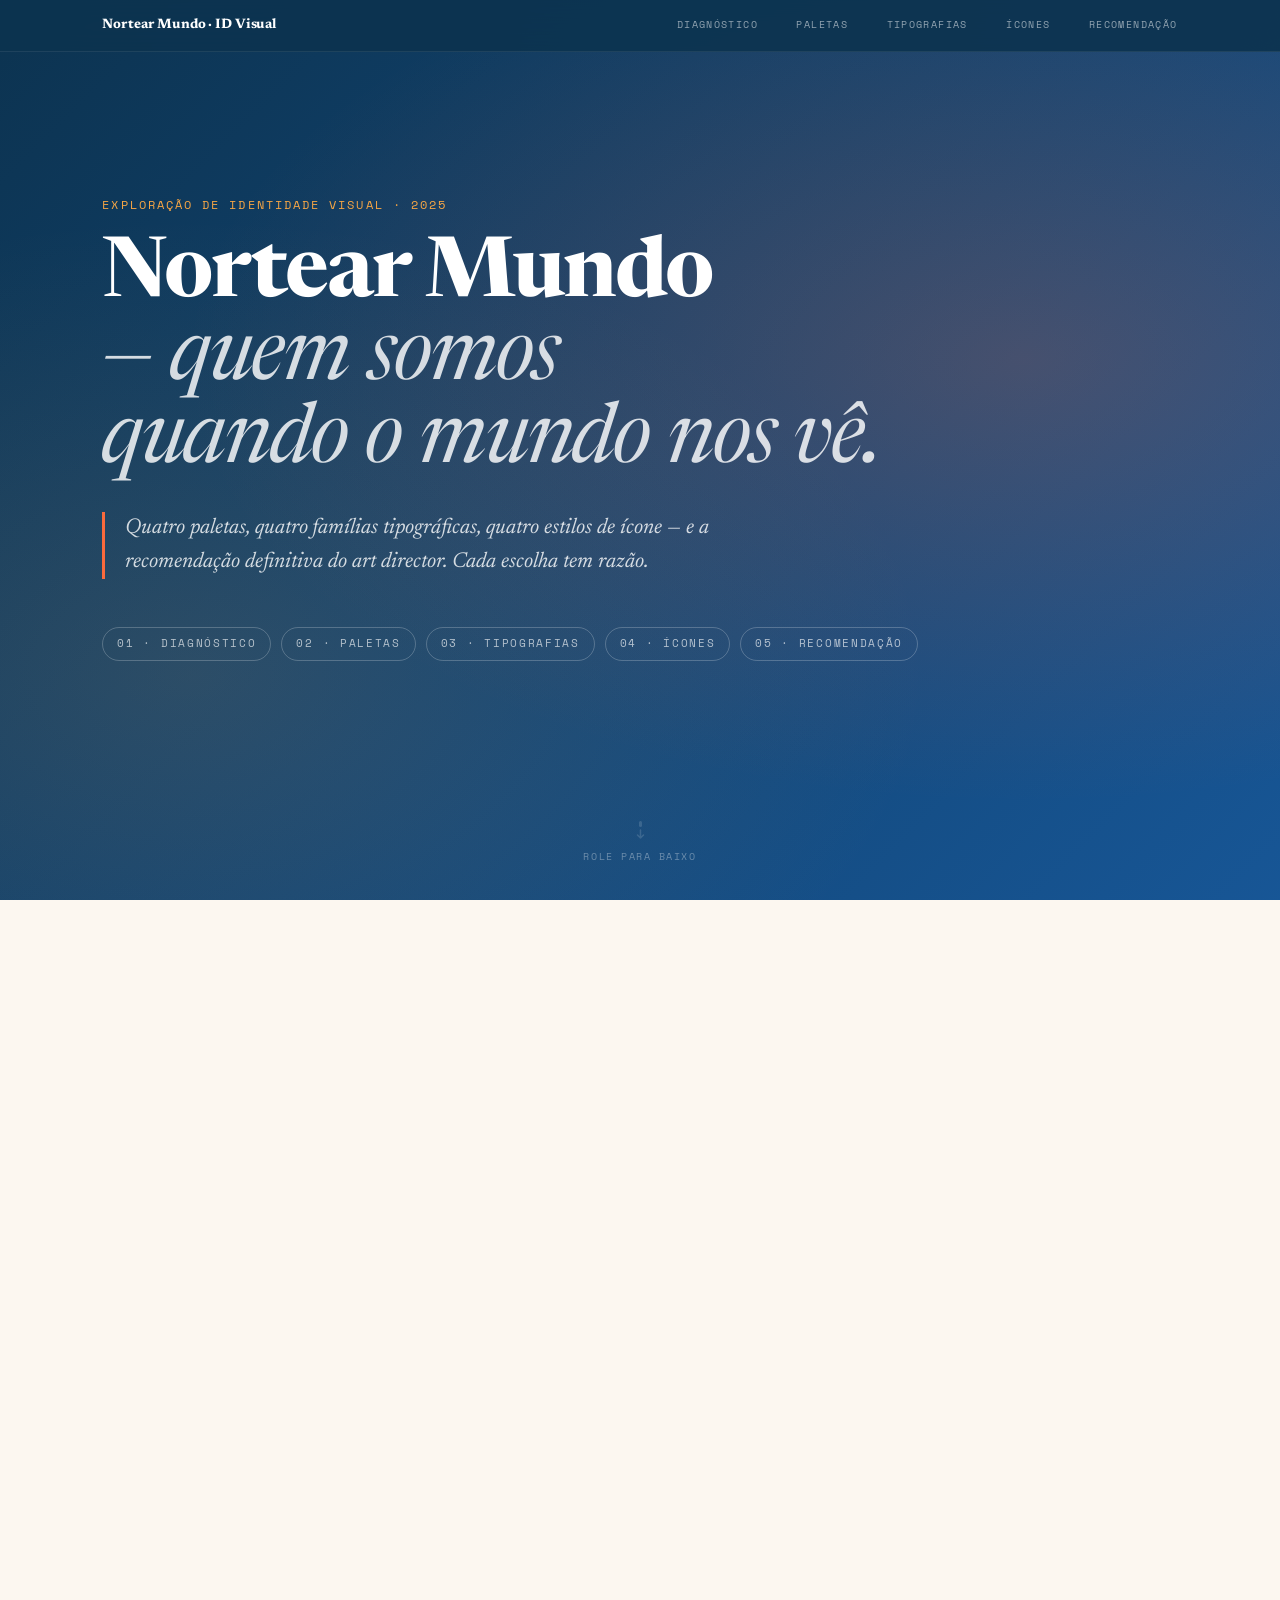
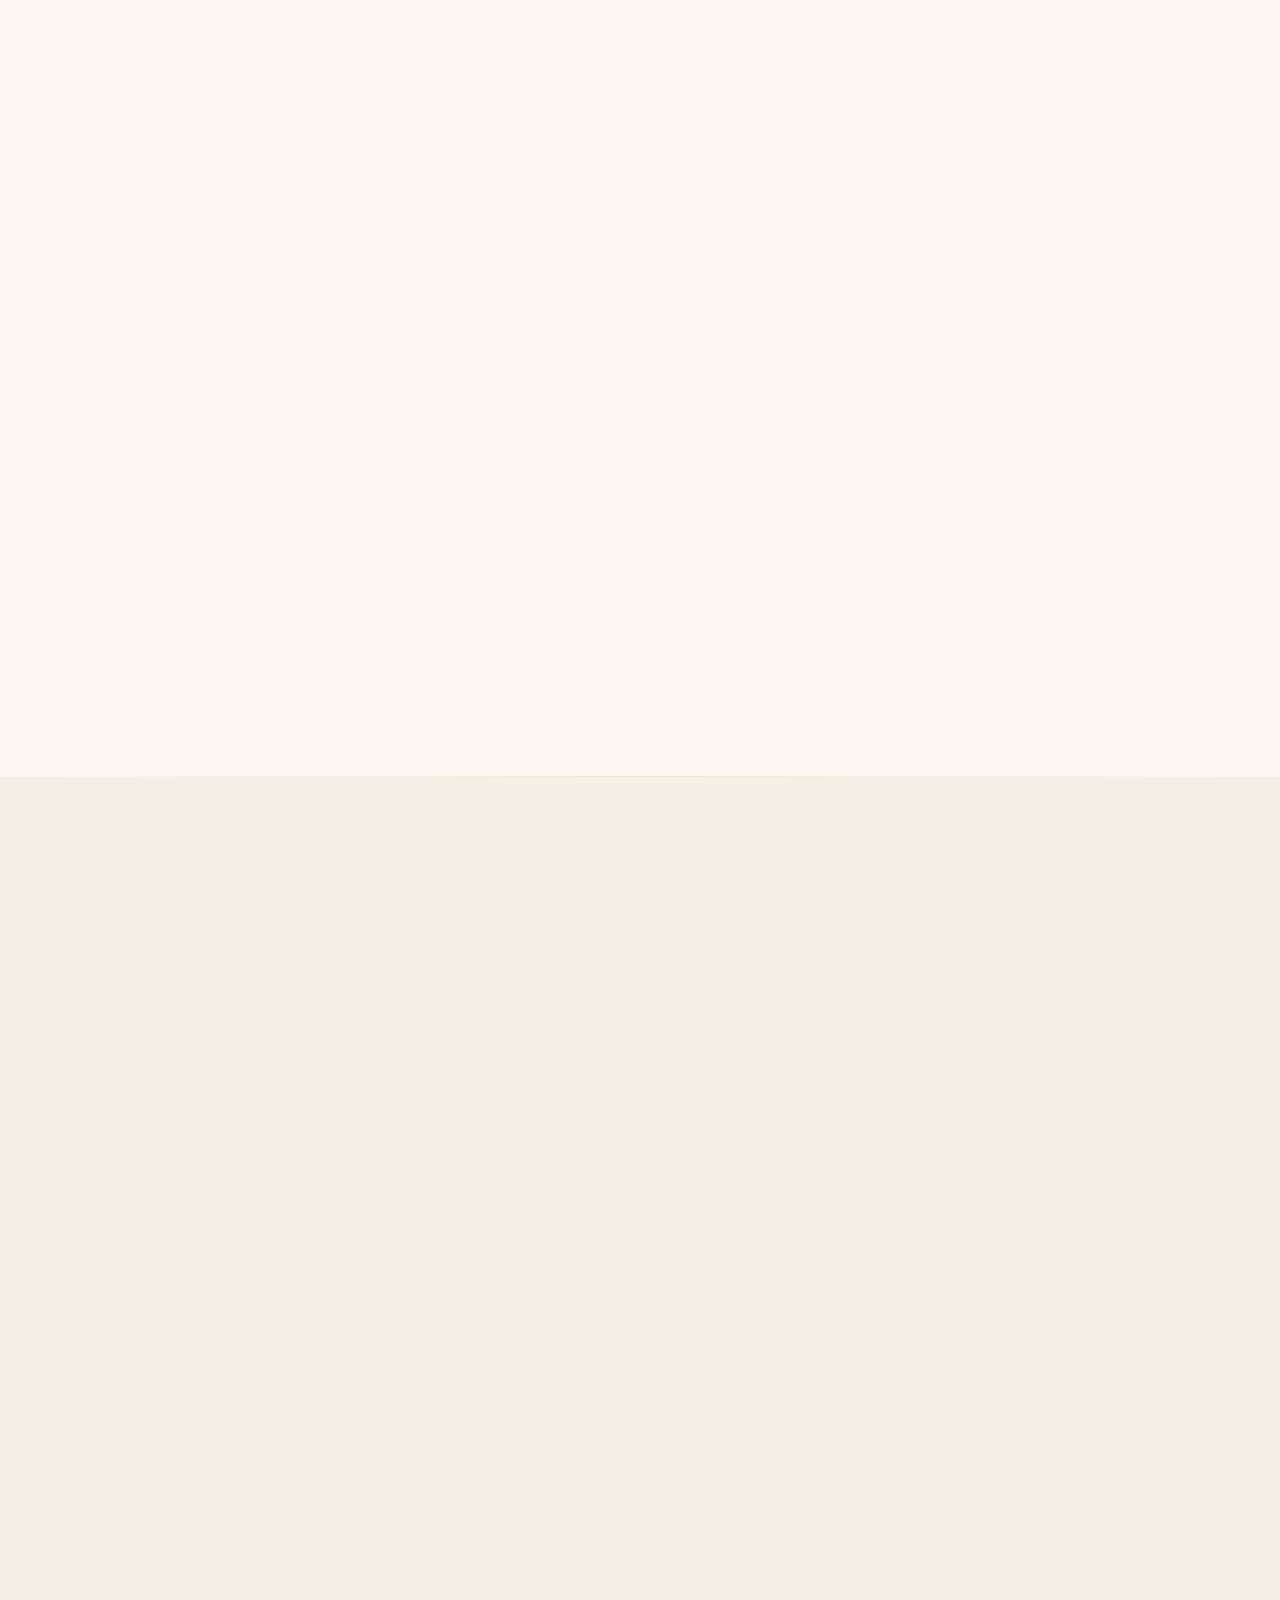
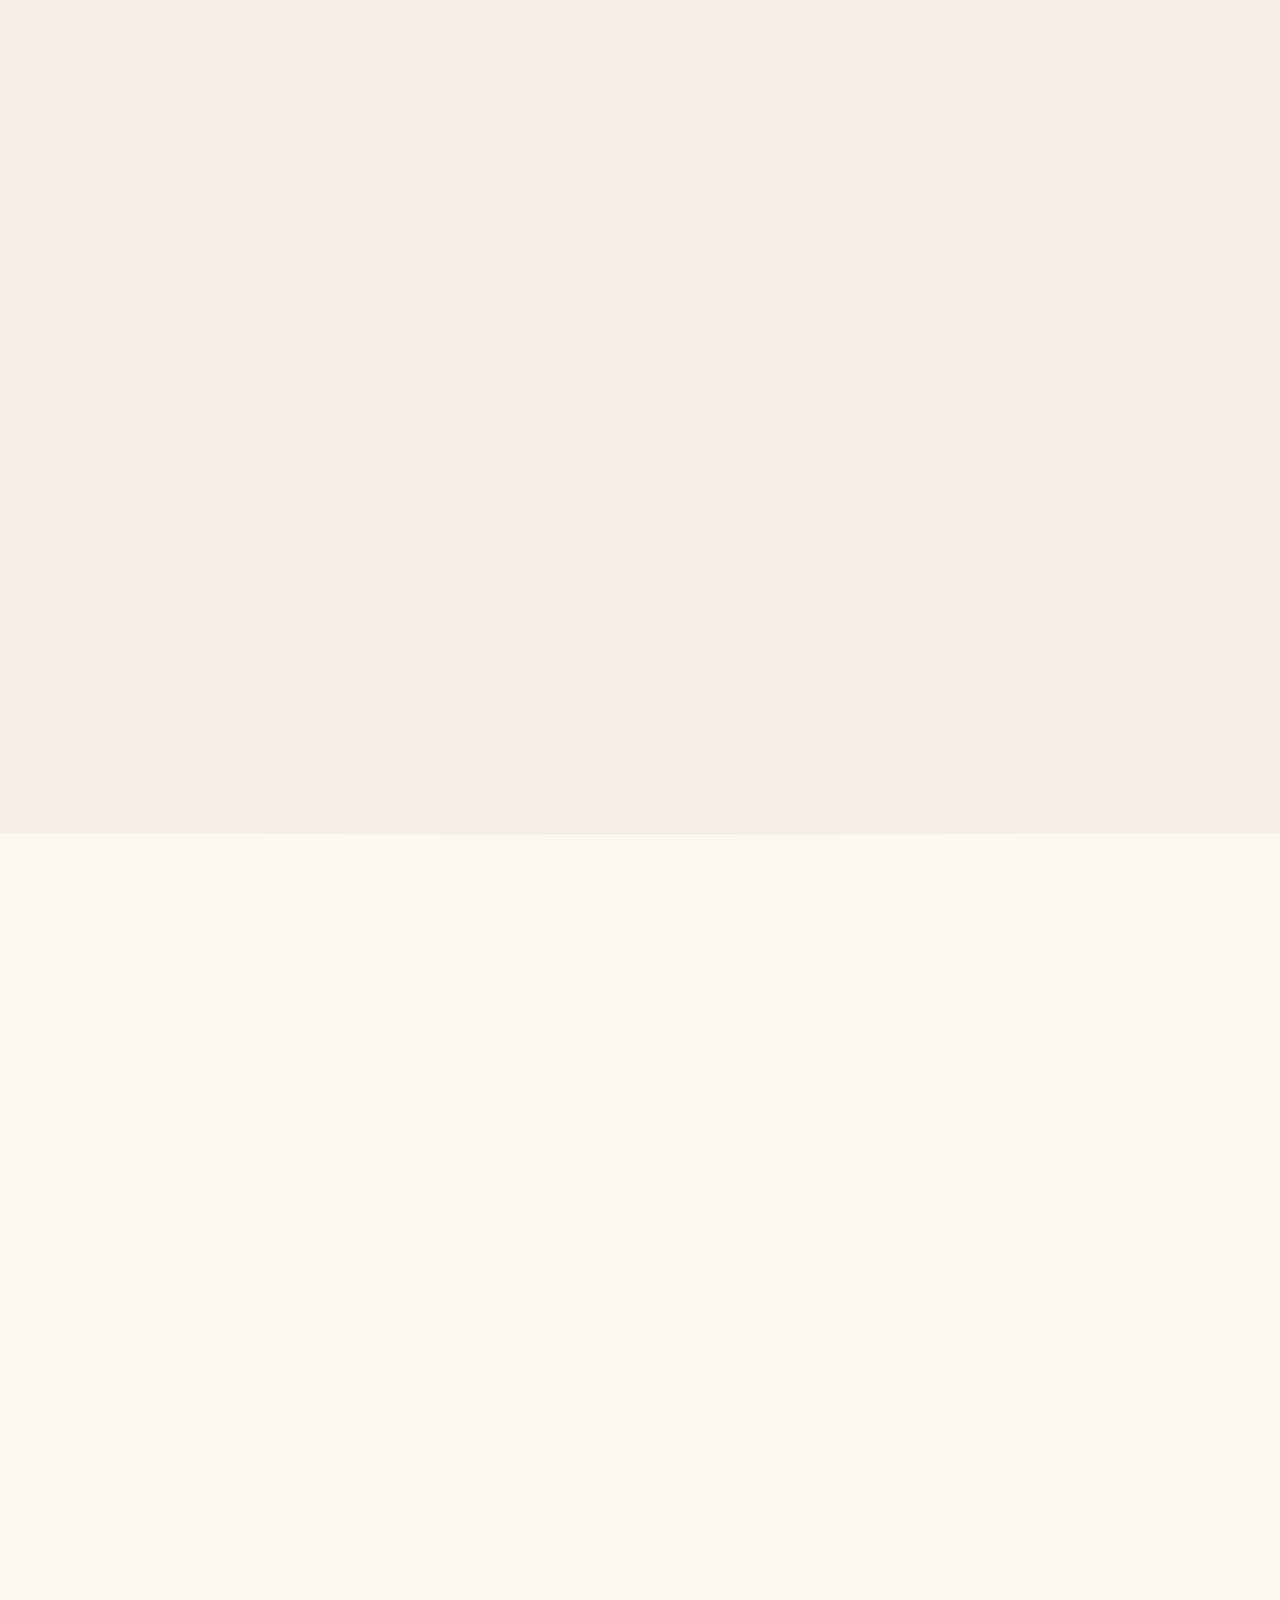
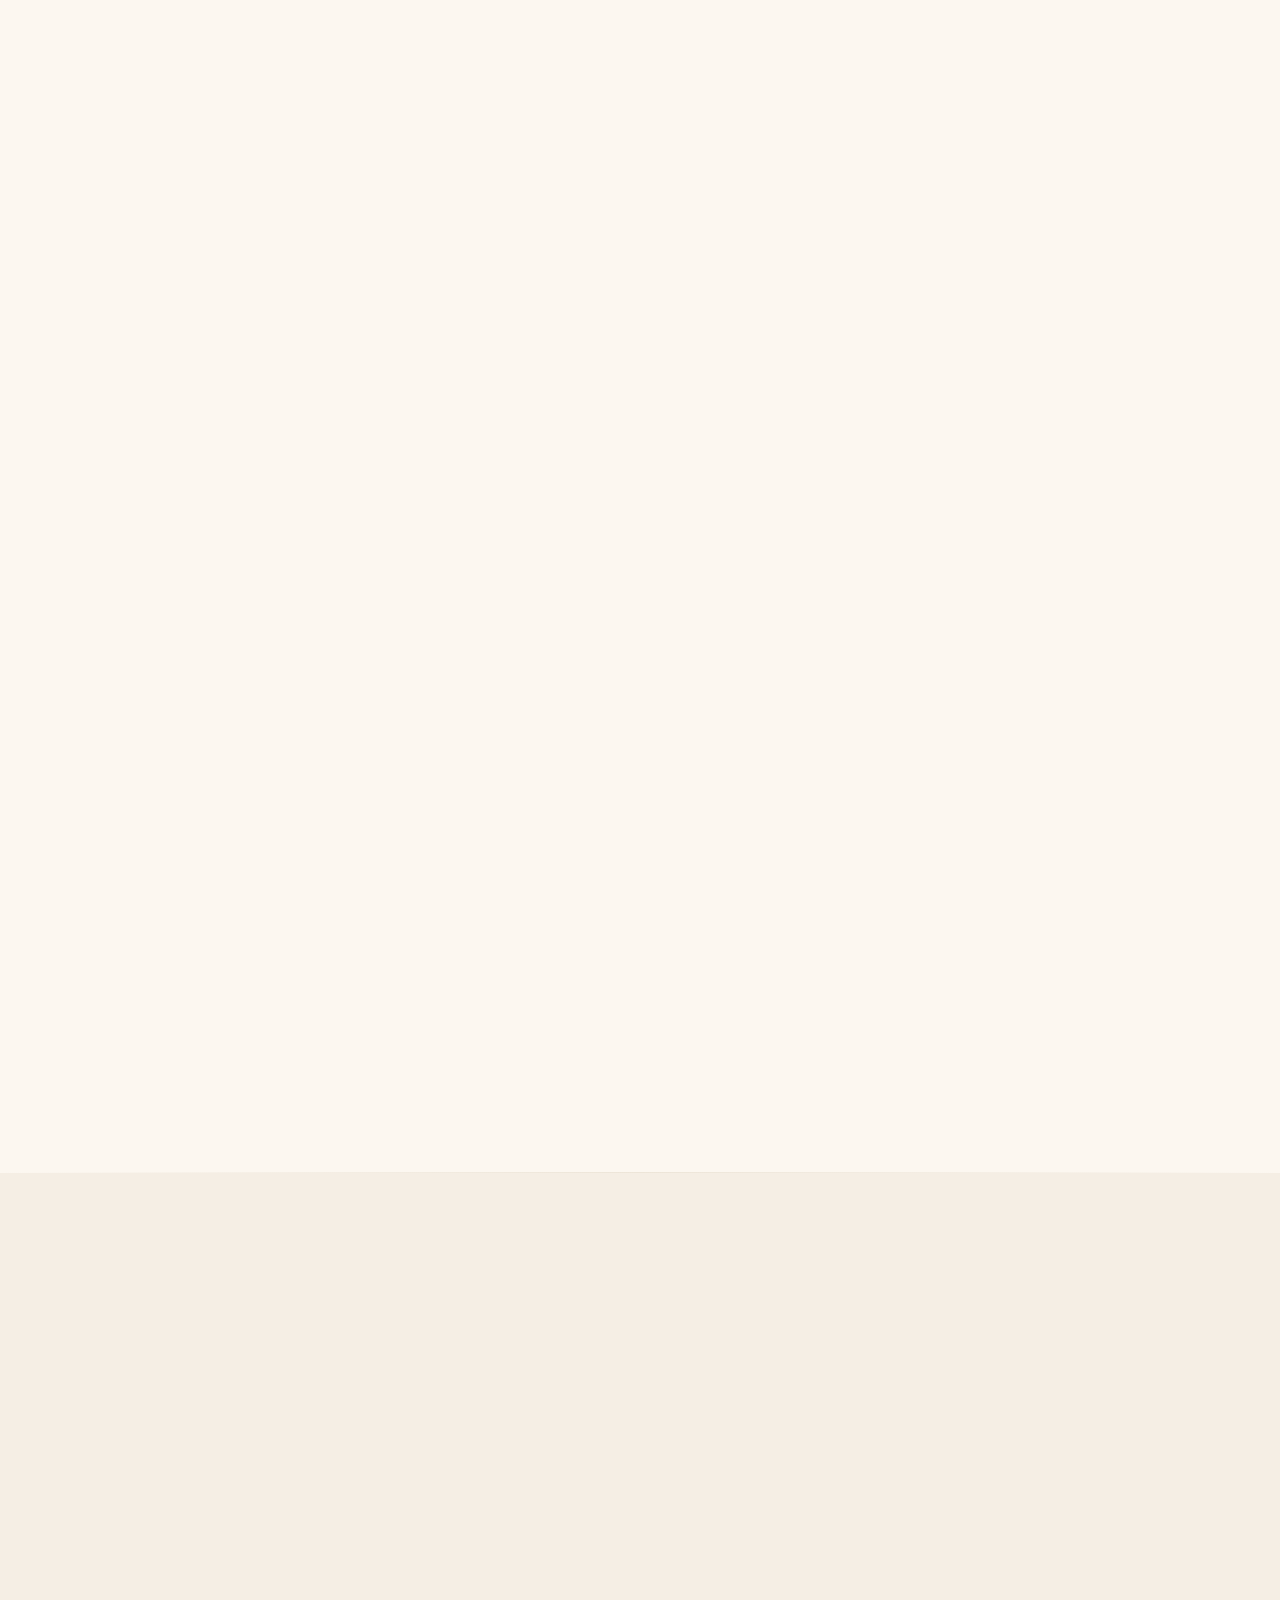
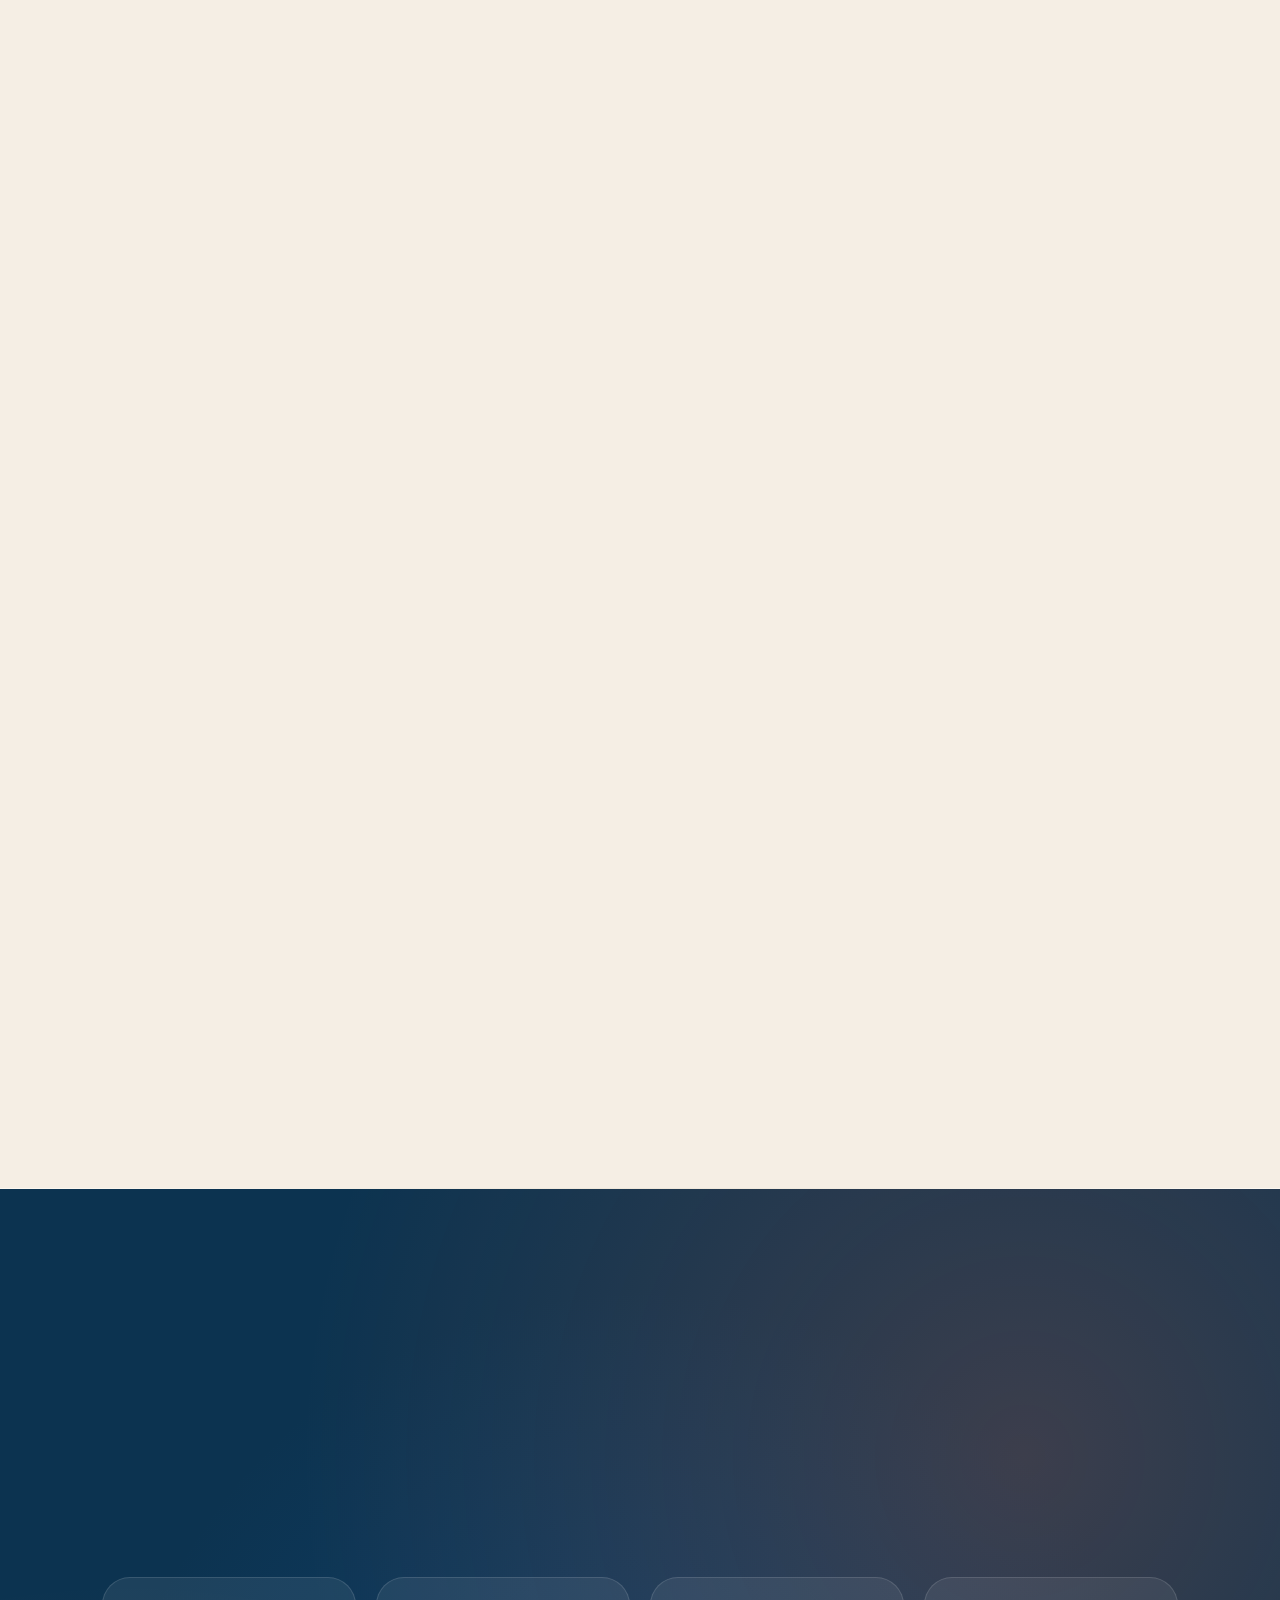
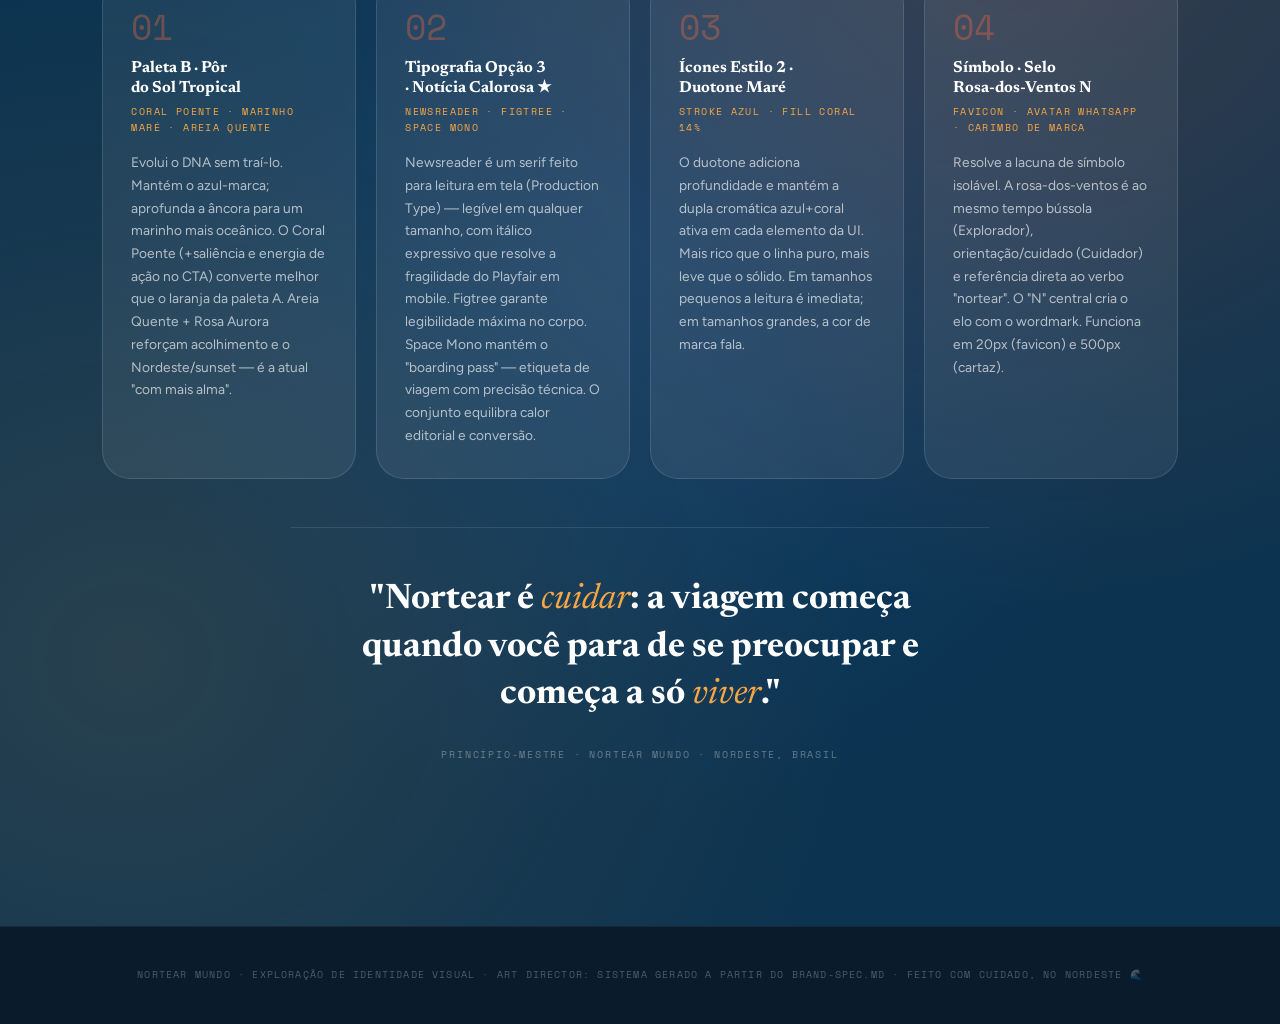
<file: identidade-visual/index.html>
<!DOCTYPE html>
<html lang="pt-BR">
<head>
<meta charset="UTF-8">
<meta name="viewport" content="width=device-width, initial-scale=1.0">
<title>Nortear Mundo · Exploração de Identidade Visual</title>
<link rel="preconnect" href="https://fonts.googleapis.com">
<link rel="preconnect" href="https://fonts.gstatic.com" crossorigin>
<link href="https://fonts.googleapis.com/css2?family=Newsreader:ital,opsz,wght@0,6..72,400;0,6..72,500;0,6..72,600;0,6..72,700;1,6..72,400;1,6..72,500;1,6..72,600&family=Figtree:wght@400;500;600;700&family=IBM+Plex+Mono:wght@400;500&family=Lora:ital,wght@0,400;0,500;0,600;0,700;1,400;1,500;1,600&family=Source+Sans+3:wght@400;500;600;700&family=Playfair+Display:ital,wght@0,400;0,700;0,900;1,400;1,700&family=DM+Sans:wght@400;500;600;700&family=DM+Mono:wght@400;500&family=Fraunces:ital,opsz,wght@0,9..144,600;0,9..144,900;1,9..144,400&family=Space+Grotesk:wght@500;700&family=Space+Mono:wght@400;700&family=Cormorant+Garamond:ital,wght@0,500;0,600;1,400&family=Mulish:wght@400;500;600&family=Inter:wght@400;500;600&display=swap" rel="stylesheet">
<style>
/* =============================================
   TOKENS BASE
   ============================================= */
:root {
  --font-display: 'Newsreader', Georgia, serif;
  --font-body: 'Figtree', system-ui, sans-serif;
  --font-mono: 'Space Mono', ui-monospace, monospace;

  /* Paleta B "Pôr do Sol Tropical" — tema do lookbook */
  --primary:    #1A5FA8;
  --primary-deep: #0C3350;
  --primary-tint: #FBE9DD;
  --accent:     #FB6A3C;
  --accent2:    #F6A645;
  --bg:         #FCF7F0;
  --bg-soft:    #F5EEE4;
  --fg:         #211A15;
  --fg-muted:   #7A6E64;
  --fg-on-dark: #FFFFFF;
  --fg-on-dark-soft: rgba(255,255,255,0.72);
  --border:     #EDE5D8;
  --border-strong: #D4C8BB;

  --radius-sm: 8px;
  --radius-md: 12px;
  --radius-lg: 20px;
  --radius-xl: 28px;
  --radius-pill: 999px;

  --shadow-sm:  0 2px 8px rgba(12,51,80,.08);
  --shadow-md:  0 8px 24px rgba(12,51,80,.10), 0 2px 6px rgba(12,51,80,.05);
  --shadow-lg:  0 18px 48px rgba(12,51,80,.14), 0 4px 12px rgba(12,51,80,.06);

  --ease: cubic-bezier(.22,1,.36,1);
  --ease-in-out: cubic-bezier(.65,0,.35,1);
  --dur-base: 220ms;
  --dur-slow: 420ms;

  --space-section: clamp(64px,10vw,112px);
  --gutter: clamp(20px,8%,120px);
}

/* =============================================
   RESET & BASE
   ============================================= */
*, *::before, *::after { box-sizing: border-box; margin: 0; padding: 0; }
html { scroll-behavior: smooth; }
body {
  font-family: var(--font-body);
  font-size: clamp(1rem,1.2vw,1.075rem);
  line-height: 1.7;
  color: var(--fg);
  background: var(--bg);
  -webkit-font-smoothing: antialiased;
}
img, svg { max-width: 100%; display: block; }
h1,h2,h3,h4 { font-family: var(--font-display); color: var(--primary-deep); text-wrap: balance; }

/* =============================================
   NAV ÂNCORA
   ============================================= */
.lb-nav {
  position: fixed;
  top: 0; left: 0; right: 0;
  z-index: 100;
  background: rgba(12,51,80,.92);
  backdrop-filter: blur(16px);
  padding: 0 var(--gutter);
  display: flex;
  align-items: center;
  gap: clamp(16px,3vw,40px);
  height: 52px;
  border-bottom: 1px solid rgba(255,255,255,.08);
}
.lb-nav-brand {
  font-family: var(--font-display);
  font-size: .85rem;
  font-weight: 700;
  color: #fff;
  white-space: nowrap;
  margin-right: auto;
  letter-spacing: -.01em;
}
.lb-nav a {
  font-family: var(--font-mono);
  font-size: .62rem;
  font-weight: 500;
  letter-spacing: .14em;
  text-transform: uppercase;
  color: rgba(255,255,255,.55);
  text-decoration: none;
  transition: color var(--dur-base) var(--ease);
  white-space: nowrap;
}
.lb-nav a:hover { color: var(--accent2); }
@media (max-width: 640px) {
  .lb-nav { gap: 12px; }
  .lb-nav a { display: none; }
  .lb-nav a:nth-child(-n+3) { display: block; }
}

/* =============================================
   UTILITÁRIOS GLOBAIS
   ============================================= */
.eyebrow {
  font-family: var(--font-mono);
  font-size: .72rem;
  font-weight: 500;
  letter-spacing: .18em;
  text-transform: uppercase;
  color: var(--accent);
  display: block;
  margin-bottom: 12px;
}
.eyebrow-dark { color: var(--accent2); }

.section-wrap {
  padding: var(--space-section) var(--gutter);
}
.section-head {
  text-align: center;
  margin-bottom: clamp(40px,6vw,72px);
}
.section-head h2 {
  font-size: clamp(1.8rem,4vw,2.8rem);
  font-weight: 700;
  line-height: 1.1;
  letter-spacing: -.015em;
  margin-bottom: 16px;
}
.section-head h2 em { font-weight: 400; font-style: italic; color: var(--primary); }
.section-head p {
  font-size: clamp(1rem,1.3vw,1.1rem);
  color: var(--fg-muted);
  max-width: 58ch;
  margin: 0 auto;
  line-height: 1.65;
}

.badge {
  display: inline-flex;
  align-items: center;
  gap: 5px;
  font-family: var(--font-mono);
  font-size: .63rem;
  font-weight: 500;
  letter-spacing: .14em;
  text-transform: uppercase;
  background: var(--accent);
  color: #fff;
  padding: 4px 10px;
  border-radius: var(--radius-pill);
}
.badge-amber { background: var(--accent2); color: var(--primary-deep); }

/* =============================================
   SCROLL-REVEAL
   ============================================= */
@media (prefers-reduced-motion: no-preference) {
  .reveal {
    opacity: 0;
    transform: translateY(28px);
    transition: opacity 720ms var(--ease), transform 720ms var(--ease);
  }
  .reveal.is-in { opacity: 1; transform: none; }
  .reveal[data-delay="1"] { transition-delay: 80ms; }
  .reveal[data-delay="2"] { transition-delay: 160ms; }
  .reveal[data-delay="3"] { transition-delay: 240ms; }
  .reveal[data-delay="4"] { transition-delay: 320ms; }
}

/* =============================================
   1. HERO / CAPA
   ============================================= */
.hero {
  min-height: 100svh;
  padding-top: 52px;
  display: flex;
  flex-direction: column;
  justify-content: center;
  align-items: flex-start;
  padding-left: var(--gutter);
  padding-right: var(--gutter);
  padding-bottom: clamp(48px,8vw,96px);
  position: relative;
  overflow: hidden;
  background: linear-gradient(135deg, #0C3350 0%, #1A5FA8 42%, #1A6DB8 68%, #0C3350 100%);
  background-size: 300% 300%;
  animation: radar-bg 18s ease-in-out infinite;
}
@keyframes radar-bg {
  0%,100% { background-position: 0% 50%; }
  50%      { background-position: 100% 50%; }
}
.hero::before {
  content: '';
  position: absolute;
  inset: 0;
  background:
    radial-gradient(ellipse at 80% 40%, rgba(251,106,60,.22) 0%, transparent 58%),
    radial-gradient(ellipse at 15% 75%, rgba(246,166,69,.12) 0%, transparent 48%);
  pointer-events: none;
}
.hero-inner {
  position: relative;
  z-index: 1;
  max-width: 820px;
}
.hero .eyebrow { color: var(--accent2); margin-bottom: 20px; }
.hero-title {
  font-family: var(--font-display);
  font-size: clamp(2.4rem,7vw,5.2rem);
  font-weight: 700;
  line-height: 1.0;
  letter-spacing: -.025em;
  color: #fff;
  margin-bottom: 28px;
}
.hero-title em {
  font-weight: 400;
  font-style: italic;
  color: rgba(255,255,255,.82);
}
.hero-sub {
  font-family: var(--font-display);
  font-size: clamp(1.05rem,1.8vw,1.35rem);
  font-style: italic;
  color: rgba(255,255,255,.80);
  line-height: 1.55;
  max-width: 56ch;
  border-left: 3px solid var(--accent);
  padding-left: 20px;
  margin-bottom: 48px;
}
.hero-nav {
  display: flex;
  flex-wrap: wrap;
  gap: 10px;
}
.hero-nav a {
  font-family: var(--font-mono);
  font-size: .66rem;
  font-weight: 500;
  letter-spacing: .16em;
  text-transform: uppercase;
  color: rgba(255,255,255,.65);
  text-decoration: none;
  border: 1px solid rgba(255,255,255,.22);
  padding: 7px 14px;
  border-radius: var(--radius-pill);
  transition: background var(--dur-base) var(--ease), color var(--dur-base) var(--ease), border-color var(--dur-base) var(--ease);
}
.hero-nav a:hover {
  background: rgba(255,255,255,.12);
  border-color: rgba(255,255,255,.45);
  color: #fff;
}
.hero-scroll {
  position: absolute;
  bottom: 36px;
  left: 50%;
  transform: translateX(-50%);
  display: flex;
  flex-direction: column;
  align-items: center;
  gap: 8px;
  color: rgba(255,255,255,.35);
  font-family: var(--font-mono);
  font-size: .6rem;
  letter-spacing: .16em;
  text-transform: uppercase;
  animation: bounce 2.2s ease-in-out infinite;
}
.hero-scroll svg { opacity: .4; }
@keyframes bounce {
  0%,100% { transform: translateX(-50%) translateY(0); }
  50%      { transform: translateX(-50%) translateY(6px); }
}

/* =============================================
   2. DIAGNÓSTICO & ARQUÉTIPO
   ============================================= */
.diagnostico {
  background: var(--bg);
}
.diag-grid {
  display: grid;
  grid-template-columns: repeat(auto-fit, minmax(260px, 1fr));
  gap: 20px;
  margin-bottom: 40px;
}
.diag-card {
  background: #fff;
  border: 1px solid var(--border);
  border-radius: var(--radius-lg);
  padding: 28px 26px;
  box-shadow: var(--shadow-sm);
  transition: transform var(--dur-slow) var(--ease), box-shadow var(--dur-slow) var(--ease);
}
.diag-card:hover {
  transform: translateY(-4px);
  box-shadow: var(--shadow-md);
}
.diag-card-label {
  font-family: var(--font-mono);
  font-size: .62rem;
  font-weight: 500;
  letter-spacing: .18em;
  text-transform: uppercase;
  color: var(--accent);
  margin-bottom: 10px;
  display: block;
}
.diag-card h3 {
  font-size: clamp(1rem,1.5vw,1.2rem);
  font-weight: 700;
  line-height: 1.25;
  color: var(--primary-deep);
  margin-bottom: 10px;
}
.diag-card p {
  font-size: .93rem;
  color: var(--fg-muted);
  line-height: 1.65;
}
.diag-card p strong { color: var(--fg); font-weight: 600; }

.arquetipo-block {
  background: var(--primary-deep);
  border-radius: var(--radius-xl);
  padding: clamp(36px,5vw,64px);
  display: grid;
  grid-template-columns: 1fr 1fr;
  gap: 32px;
  position: relative;
  overflow: hidden;
}
.arquetipo-block::before {
  content: '';
  position: absolute;
  inset: 0;
  background:
    radial-gradient(ellipse at 85% 20%, rgba(251,106,60,.18) 0%, transparent 52%),
    radial-gradient(ellipse at 15% 80%, rgba(246,166,69,.10) 0%, transparent 50%);
  pointer-events: none;
}
.arquetipo-item { position: relative; }
.arquetipo-item .eyebrow { color: var(--accent2); }
.arquetipo-item h3 {
  font-size: clamp(1.4rem,2.5vw,1.9rem);
  font-weight: 700;
  color: #fff;
  margin-bottom: 12px;
  line-height: 1.2;
}
.arquetipo-item h3 em { font-style: italic; font-weight: 400; color: rgba(255,255,255,.72); }
.arquetipo-item p { font-size: .93rem; color: rgba(255,255,255,.72); line-height: 1.65; }
.personality-grid {
  display: flex;
  flex-direction: column;
  gap: 10px;
  margin-top: 16px;
}
.personality-row {
  display: flex;
  align-items: center;
  gap: 12px;
}
.personality-e, .personality-n {
  font-size: .82rem;
  padding: 5px 12px;
  border-radius: var(--radius-pill);
  font-weight: 600;
}
.personality-e { background: rgba(251,106,60,.18); color: var(--accent); border: 1px solid rgba(251,106,60,.3); }
.personality-n { background: rgba(255,255,255,.08); color: rgba(255,255,255,.45); border: 1px solid rgba(255,255,255,.1); text-decoration: line-through; }
.personality-sep {
  font-family: var(--font-mono);
  font-size: .6rem;
  color: rgba(255,255,255,.25);
  letter-spacing: .1em;
}
@media (max-width: 640px) {
  .arquetipo-block { grid-template-columns: 1fr; }
}

/* =============================================
   3. PALETAS
   ============================================= */
.paletas { background: var(--bg-soft); }

.paleta-grid {
  display: grid;
  grid-template-columns: repeat(auto-fit, minmax(300px, 1fr));
  gap: 28px;
}
.paleta-card {
  background: #fff;
  border-radius: var(--radius-xl);
  overflow: hidden;
  border: 1px solid var(--border);
  box-shadow: var(--shadow-sm);
  transition: transform var(--dur-slow) var(--ease), box-shadow var(--dur-slow) var(--ease);
  position: relative;
}
.paleta-card:hover {
  transform: translateY(-4px);
  box-shadow: var(--shadow-lg);
}
.paleta-card.recommended {
  border: 2px solid var(--accent);
  box-shadow: 0 0 0 4px rgba(251,106,60,.10), var(--shadow-md);
}
.paleta-recom-badge {
  position: absolute;
  top: 16px;
  right: 16px;
  z-index: 2;
  background: var(--accent);
  color: #fff;
  font-family: var(--font-mono);
  font-size: .58rem;
  font-weight: 500;
  letter-spacing: .14em;
  text-transform: uppercase;
  padding: 5px 10px;
  border-radius: var(--radius-pill);
}

.paleta-swatches {
  display: flex;
  height: 80px;
}
.paleta-swatch {
  flex: 1;
  position: relative;
  cursor: default;
}
.paleta-swatch-info {
  position: absolute;
  bottom: 0; left: 0; right: 0;
  background: rgba(0,0,0,.72);
  backdrop-filter: blur(6px);
  padding: 6px 8px;
  opacity: 0;
  transition: opacity var(--dur-base) var(--ease);
  text-align: center;
}
.paleta-swatch:hover .paleta-swatch-info { opacity: 1; }
.paleta-swatch-hex {
  font-family: var(--font-mono);
  font-size: .55rem;
  font-weight: 500;
  color: #fff;
  letter-spacing: .08em;
  display: block;
}
.paleta-swatch-name {
  font-size: .5rem;
  color: rgba(255,255,255,.65);
  display: block;
  letter-spacing: .04em;
}

.paleta-body { padding: 24px; }
.paleta-nome {
  font-family: var(--font-display);
  font-size: 1.1rem;
  font-weight: 700;
  color: var(--primary-deep);
  margin-bottom: 4px;
}
.paleta-rule {
  font-family: var(--font-mono);
  font-size: .6rem;
  color: var(--fg-muted);
  letter-spacing: .1em;
  margin-bottom: 16px;
}

/* Mini preview de paleta */
.paleta-preview {
  border-radius: var(--radius-md);
  overflow: hidden;
  margin-bottom: 20px;
  border: 1px solid var(--border);
}
.paleta-preview-header {
  padding: 12px 16px;
  display: flex;
  align-items: center;
  gap: 10px;
}
.paleta-preview-eyebrow {
  font-family: var(--font-mono);
  font-size: .55rem;
  font-weight: 500;
  letter-spacing: .16em;
  text-transform: uppercase;
}
.paleta-preview-body { padding: 14px 16px 10px; }
.paleta-preview-title {
  font-family: var(--font-display);
  font-size: 1rem;
  font-weight: 700;
  line-height: 1.2;
  margin-bottom: 6px;
}
.paleta-preview-text {
  font-size: .78rem;
  line-height: 1.6;
  margin-bottom: 12px;
}
.paleta-preview-btn {
  display: inline-block;
  font-size: .72rem;
  font-weight: 600;
  padding: 7px 14px;
  border-radius: var(--radius-sm);
  letter-spacing: .02em;
}
.paleta-justificativa {
  font-size: .85rem;
  color: var(--fg-muted);
  line-height: 1.65;
  border-top: 1px solid var(--border);
  padding-top: 16px;
}

/* Regra 60/30/10 */
.regra-60 {
  display: flex;
  gap: 4px;
  margin-bottom: 14px;
  border-radius: var(--radius-sm);
  overflow: hidden;
  height: 10px;
}
.regra-bar-60 { flex: 6; }
.regra-bar-30 { flex: 3; }
.regra-bar-10 { flex: 1; }

/* =============================================
   4. TIPOGRAFIAS
   ============================================= */
.tipografias { background: var(--bg); }

.tipo-grid {
  display: grid;
  grid-template-columns: repeat(auto-fit, minmax(300px, 1fr));
  gap: 28px;
  margin-bottom: 40px;
}
.tipo-card {
  background: #fff;
  border: 1px solid var(--border);
  border-radius: var(--radius-xl);
  padding: 32px 28px;
  box-shadow: var(--shadow-sm);
  transition: transform var(--dur-slow) var(--ease), box-shadow var(--dur-slow) var(--ease);
  position: relative;
}
.tipo-card:hover { transform: translateY(-4px); box-shadow: var(--shadow-md); }
.tipo-card.recommended { border: 2px solid var(--accent); }
.tipo-recom-badge {
  position: absolute;
  top: 20px; right: 20px;
  background: var(--accent);
  color: #fff;
  font-family: var(--font-mono);
  font-size: .58rem;
  font-weight: 500;
  letter-spacing: .14em;
  text-transform: uppercase;
  padding: 4px 10px;
  border-radius: var(--radius-pill);
}
.tipo-numero {
  font-family: var(--font-mono);
  font-size: .62rem;
  font-weight: 500;
  letter-spacing: .18em;
  text-transform: uppercase;
  color: var(--accent);
  margin-bottom: 6px;
  display: block;
}
.tipo-nome {
  font-size: .88rem;
  font-weight: 600;
  color: var(--fg-muted);
  margin-bottom: 24px;
}
.tipo-display-sample {
  font-size: clamp(1.8rem,4vw,2.8rem);
  font-weight: 900;
  line-height: 1.05;
  letter-spacing: -.02em;
  color: var(--primary-deep);
  margin-bottom: 10px;
}
.tipo-h2-sample {
  font-size: clamp(1.1rem,2vw,1.4rem);
  font-weight: 700;
  line-height: 1.2;
  color: var(--primary-deep);
  margin-bottom: 8px;
}
.tipo-body-sample {
  font-size: .9rem;
  line-height: 1.7;
  color: var(--fg-muted);
  margin-bottom: 12px;
  max-width: 44ch;
}
.tipo-eyebrow-sample {
  font-size: .65rem;
  font-weight: 500;
  letter-spacing: .18em;
  text-transform: uppercase;
  color: var(--accent);
  margin-bottom: 20px;
}
.tipo-meta {
  border-top: 1px solid var(--border);
  padding-top: 16px;
  display: flex;
  flex-direction: column;
  gap: 6px;
}
.tipo-meta-row {
  display: flex;
  gap: 8px;
  align-items: baseline;
}
.tipo-meta-label {
  font-family: var(--font-mono);
  font-size: .58rem;
  font-weight: 500;
  letter-spacing: .12em;
  text-transform: uppercase;
  color: var(--fg-muted);
  min-width: 56px;
}
.tipo-meta-value {
  font-size: .82rem;
  color: var(--fg);
}

.tipo-intencional {
  background: linear-gradient(135deg, var(--primary-deep) 0%, #1A5FA8 100%);
  border-radius: var(--radius-xl);
  padding: clamp(28px,4vw,48px);
  color: #fff;
  display: flex;
  gap: 24px;
  align-items: flex-start;
}
.tipo-intencional-icon {
  font-size: 2rem;
  flex-shrink: 0;
  margin-top: 2px;
}
.tipo-intencional h3 {
  font-size: 1.1rem;
  font-weight: 700;
  color: #fff;
  margin-bottom: 8px;
}
.tipo-intencional p { font-size: .9rem; color: rgba(255,255,255,.75); line-height: 1.65; }

/* =============================================
   5. ÍCONES
   ============================================= */
.icones { background: var(--bg-soft); }

.icone-estilos-grid {
  display: grid;
  grid-template-columns: repeat(auto-fit, minmax(260px, 1fr));
  gap: 28px;
  margin-bottom: 48px;
}
.icone-estilo-card {
  background: #fff;
  border: 1px solid var(--border);
  border-radius: var(--radius-xl);
  padding: 28px 24px;
  box-shadow: var(--shadow-sm);
  transition: transform var(--dur-slow) var(--ease), box-shadow var(--dur-slow) var(--ease);
  position: relative;
}
.icone-estilo-card:hover { transform: translateY(-4px); box-shadow: var(--shadow-md); }
.icone-estilo-card.recommended { border: 2px solid var(--accent); }
.icone-recom-badge {
  position: absolute;
  top: 16px; right: 16px;
  background: var(--accent);
  color: #fff;
  font-family: var(--font-mono);
  font-size: .58rem;
  font-weight: 500;
  letter-spacing: .14em;
  text-transform: uppercase;
  padding: 4px 10px;
  border-radius: var(--radius-pill);
}
.icone-estilo-num {
  font-family: var(--font-mono);
  font-size: .62rem;
  letter-spacing: .18em;
  text-transform: uppercase;
  color: var(--accent);
  margin-bottom: 4px;
  display: block;
}
.icone-estilo-nome {
  font-family: var(--font-display);
  font-size: 1.05rem;
  font-weight: 700;
  color: var(--primary-deep);
  margin-bottom: 4px;
}
.icone-estilo-desc {
  font-size: .8rem;
  color: var(--fg-muted);
  margin-bottom: 24px;
  line-height: 1.5;
}
.icone-set {
  display: grid;
  grid-template-columns: repeat(4, 1fr);
  gap: 12px;
}
.icone-item {
  display: flex;
  flex-direction: column;
  align-items: center;
  gap: 6px;
  padding: 12px 6px;
  border-radius: var(--radius-md);
  background: var(--bg);
  transition: background var(--dur-base) var(--ease), transform var(--dur-base) var(--ease);
}
.icone-item:hover { background: var(--primary-tint); transform: scale(1.08); }
.icone-item svg { width: 28px; height: 28px; }
.icone-item span {
  font-family: var(--font-mono);
  font-size: .5rem;
  letter-spacing: .06em;
  color: var(--fg-muted);
  text-align: center;
  text-transform: uppercase;
}

/* Bloco do símbolo-marca */
.simbolo-bloco {
  background: var(--primary-deep);
  border-radius: var(--radius-xl);
  padding: clamp(36px,5vw,64px);
  display: grid;
  grid-template-columns: 1fr 1fr;
  gap: 40px;
  align-items: center;
  position: relative;
  overflow: hidden;
}
.simbolo-bloco::before {
  content:'';
  position:absolute;
  inset:0;
  background: radial-gradient(ellipse at 75% 30%, rgba(251,106,60,.20) 0%, transparent 55%);
  pointer-events:none;
}
.simbolo-textos .eyebrow { color: var(--accent2); }
.simbolo-textos h3 {
  font-size: clamp(1.4rem,2.5vw,2rem);
  font-weight: 700;
  color: #fff;
  margin-bottom: 12px;
  line-height: 1.2;
}
.simbolo-textos p { font-size: .9rem; color: rgba(255,255,255,.70); line-height: 1.65; margin-bottom: 16px; }
.simbolo-tamanhos {
  display: flex;
  flex-wrap: wrap;
  gap: 20px;
  align-items: flex-end;
}
.simbolo-tamanho {
  display: flex;
  flex-direction: column;
  align-items: center;
  gap: 8px;
}
.simbolo-tamanho span {
  font-family: var(--font-mono);
  font-size: .55rem;
  color: rgba(255,255,255,.45);
  letter-spacing: .1em;
  text-transform: uppercase;
}
@media (max-width: 640px) {
  .simbolo-bloco { grid-template-columns: 1fr; }
}

/* =============================================
   6. RECOMENDAÇÃO FINAL
   ============================================= */
.recomendacao {
  background: var(--primary-deep);
  position: relative;
  overflow: hidden;
}
.recomendacao::before {
  content: '';
  position: absolute;
  inset: 0;
  background:
    radial-gradient(ellipse at 80% 20%, rgba(251,106,60,.20) 0%, transparent 50%),
    radial-gradient(ellipse at 10% 80%, rgba(246,166,69,.12) 0%, transparent 45%),
    radial-gradient(ellipse at 50% 50%, rgba(26,95,168,.28) 0%, transparent 60%);
  pointer-events: none;
}
.recom-inner { position: relative; z-index: 1; }
.recom-header {
  text-align: center;
  margin-bottom: clamp(48px,7vw,80px);
}
.recom-header .eyebrow { color: var(--accent2); }
.recom-header h2 {
  font-size: clamp(2rem,5vw,3.6rem);
  font-weight: 700;
  color: #fff;
  line-height: 1.05;
  letter-spacing: -.02em;
  margin-bottom: 16px;
}
.recom-header h2 em { font-style: italic; font-weight: 400; color: rgba(255,255,255,.65); }
.recom-header p {
  font-size: clamp(1rem,1.4vw,1.15rem);
  color: rgba(255,255,255,.65);
  max-width: 52ch;
  margin: 0 auto;
  line-height: 1.65;
}
.recom-grid {
  display: grid;
  grid-template-columns: repeat(auto-fit, minmax(240px, 1fr));
  gap: 20px;
  margin-bottom: 48px;
}
.recom-card {
  background: rgba(255,255,255,.07);
  border: 1px solid rgba(255,255,255,.12);
  border-radius: var(--radius-xl);
  padding: 32px 28px;
  transition: background var(--dur-slow) var(--ease), transform var(--dur-slow) var(--ease);
}
.recom-card:hover {
  background: rgba(255,255,255,.11);
  transform: translateY(-4px);
}
.recom-card-num {
  font-family: var(--font-mono);
  font-size: 2.2rem;
  font-weight: 500;
  color: var(--accent);
  opacity: .35;
  line-height: 1;
  margin-bottom: 12px;
}
.recom-card h3 {
  font-size: 1rem;
  font-weight: 700;
  color: #fff;
  margin-bottom: 6px;
  line-height: 1.25;
}
.recom-card .recom-card-sub {
  font-family: var(--font-mono);
  font-size: .62rem;
  letter-spacing: .14em;
  text-transform: uppercase;
  color: var(--accent2);
  margin-bottom: 14px;
  display: block;
}
.recom-card p { font-size: .86rem; color: rgba(255,255,255,.65); line-height: 1.65; }

.recom-frase {
  text-align: center;
  max-width: 700px;
  margin: 0 auto;
  padding: 48px 32px;
  border-top: 1px solid rgba(255,255,255,.1);
}
.recom-frase blockquote {
  font-family: var(--font-display);
  font-size: clamp(1.5rem,3vw,2.2rem);
  font-weight: 700;
  color: #fff;
  line-height: 1.35;
  margin-bottom: 20px;
}
.recom-frase blockquote em { font-style: italic; font-weight: 400; color: var(--accent2); }
.recom-frase cite {
  font-family: var(--font-mono);
  font-size: .62rem;
  letter-spacing: .18em;
  text-transform: uppercase;
  color: rgba(255,255,255,.35);
  font-style: normal;
}

/* =============================================
   FOOTER
   ============================================= */
.lb-footer {
  background: #0A1B2C;
  padding: 40px var(--gutter);
  text-align: center;
  border-top: 1px solid rgba(255,255,255,.06);
}
.lb-footer p {
  font-family: var(--font-mono);
  font-size: .62rem;
  letter-spacing: .12em;
  color: rgba(255,255,255,.28);
  text-transform: uppercase;
  max-width: 100%;
}

/* =============================================
   SEPARADORES
   ============================================= */
.section-sep {
  width: 100%;
  height: 1px;
  background: linear-gradient(90deg, transparent, var(--border), transparent);
  margin: 0;
}

</style>
</head>
<body>

<!-- NAV ÂNCORA -->
<nav class="lb-nav" aria-label="Navegação do lookbook">
  <span class="lb-nav-brand">Nortear Mundo · ID Visual</span>
  <a href="#diagnostico">Diagnóstico</a>
  <a href="#paletas">Paletas</a>
  <a href="#tipografias">Tipografias</a>
  <a href="#icones">Ícones</a>
  <a href="#recomendacao">Recomendação</a>
</nav>

<!-- =============================================
     1. HERO / CAPA
     ============================================= -->
<section class="hero" id="topo" aria-label="Capa do lookbook">
  <div class="hero-inner">
    <span class="eyebrow eyebrow-dark">Exploração de Identidade Visual · 2025</span>
    <h1 class="hero-title">Nortear Mundo<br><em>— quem somos<br>quando o mundo nos vê.</em></h1>
    <p class="hero-sub">Quatro paletas, quatro famílias tipográficas, quatro estilos de ícone — e a recomendação definitiva do art director. Cada escolha tem razão.</p>
    <nav class="hero-nav" aria-label="Índice de seções">
      <a href="#diagnostico">01 · Diagnóstico</a>
      <a href="#paletas">02 · Paletas</a>
      <a href="#tipografias">03 · Tipografias</a>
      <a href="#icones">04 · Ícones</a>
      <a href="#recomendacao">05 · Recomendação</a>
    </nav>
  </div>
  <div class="hero-scroll" aria-hidden="true">
    <svg width="16" height="20" viewBox="0 0 16 20" fill="none"><rect x="6.5" y="1" width="3" height="6" rx="1.5" fill="currentColor"/><path d="M8 10v8M5 15l3 3 3-3" stroke="currentColor" stroke-width="1.5" stroke-linecap="round" stroke-linejoin="round"/></svg>
    role para baixo
  </div>
</section>

<!-- =============================================
     2. DIAGNÓSTICO & ARQUÉTIPO
     ============================================= -->
<section class="section-wrap diagnostico" id="diagnostico">
  <div class="section-head reveal">
    <span class="eyebrow">01 · Diagnóstico de marca</span>
    <h2>DNA <em>antes</em> do design</h2>
    <p>Toda decisão visual parte daqui. Paleta, fonte e ícone são consequência — não ponto de partida.</p>
  </div>

  <div class="diag-grid">
    <div class="diag-card reveal" data-delay="1">
      <span class="diag-card-label">Negócio</span>
      <h3>Agência de viagem personalizada</h3>
      <p>Luna Carvalho + Caroline Lisboa, RN. Atendimento 100% online, Brasil inteiro. <strong>"A gente não vende pacote. A gente cuida do seu sonho."</strong></p>
    </div>
    <div class="diag-card reveal" data-delay="2">
      <span class="diag-card-label">Peça-alvo</span>
      <h3>Radar de Milhas</h3>
      <p>Grupo <strong>gratuito de WhatsApp</strong> com ofertas de passagens por milhas e promoções. Topo de funil — lead magnet de máxima tração.</p>
    </div>
    <div class="diag-card reveal" data-delay="3">
      <span class="diag-card-label">Promessa</span>
      <h3>"As melhores oportunidades chegam até você"</h3>
      <p>Sem caçar, sem perder, <strong>com quem entende de verdade.</strong> A curadoria humana como diferencial — não o preço.</p>
    </div>
    <div class="diag-card reveal" data-delay="4">
      <span class="diag-card-label">Posicionamento</span>
      <h3>Curadoria humana, não plataforma</h3>
      <p>Compite em <strong>presença</strong>, não em preço. "A primeira pergunta não é 'qual o orçamento' — é <em>'como você viaja?'</em>"</p>
    </div>
  </div>

  <div class="arquetipo-block reveal" style="margin-top:28px;">
    <div class="arquetipo-item">
      <span class="eyebrow">Arquétipo primário</span>
      <h3>O Explorador<br><em>horizonte, aventura,<br>descoberta</em></h3>
      <p>Diz respeito ao desejo de partir, ampliar horizontes e viver experiências autênticas. Justifica o azul dominante: céu e mar são o território do Explorador.</p>
    </div>
    <div class="arquetipo-item">
      <span class="eyebrow">Arquétipo complementar</span>
      <h3>O Cuidador<br><em>suporte humano, calor,<br>confiança</em></h3>
      <p>Tempera o Explorador com acolhimento. Justifica o laranja/coral como contraponto humano e energético — e o tom de voz "a gente" em vez de "nós/a empresa".</p>
      <div class="personality-grid" style="margin-top:20px;">
        <span class="eyebrow" style="margin-bottom:8px;">Personalidade: é / não é</span>
        <div class="personality-row">
          <span class="personality-e">Acolhedor</span>
          <span class="personality-sep">vs</span>
          <span class="personality-n">Corporativo-frio</span>
        </div>
        <div class="personality-row">
          <span class="personality-e">Confiável</span>
          <span class="personality-sep">vs</span>
          <span class="personality-n">Sensacionalista</span>
        </div>
        <div class="personality-row">
          <span class="personality-e">Aventureiro</span>
          <span class="personality-sep">vs</span>
          <span class="personality-n">Urgência falsa</span>
        </div>
      </div>
    </div>
  </div>
</section>

<div class="section-sep"></div>

<!-- =============================================
     3. PALETAS
     ============================================= -->
<section class="section-wrap paletas" id="paletas">
  <div class="section-head reveal">
    <span class="eyebrow">02 · Exploração de paleta</span>
    <h2>Quatro <em>universos cromáticos</em></h2>
    <p>Cada paleta é um tema completo. A recomendação está sinalizada. Passe o cursor nos swatches para ver nome de marca e HEX. A mini-composição mostra a paleta aplicada em contexto real.</p>
  </div>

  <div class="paleta-grid">

    <!-- PALETA A -->
    <div class="paleta-card reveal" data-delay="1">
      <div class="paleta-swatches" aria-label="Swatches da Paleta A">
        <div class="paleta-swatch" style="background:#1A5FA8" title="Azul Nortear #1A5FA8">
          <div class="paleta-swatch-info"><span class="paleta-swatch-hex">#1A5FA8</span><span class="paleta-swatch-name">Azul Nortear</span></div>
        </div>
        <div class="paleta-swatch" style="background:#0D3B6E" title="Azul Profundo #0D3B6E">
          <div class="paleta-swatch-info"><span class="paleta-swatch-hex">#0D3B6E</span><span class="paleta-swatch-name">Azul Profundo</span></div>
        </div>
        <div class="paleta-swatch" style="background:#F47C20" title="Laranja Nortear #F47C20">
          <div class="paleta-swatch-info"><span class="paleta-swatch-hex">#F47C20</span><span class="paleta-swatch-name">Laranja Nortear</span></div>
        </div>
        <div class="paleta-swatch" style="background:#FAA95A" title="Âmbar #FAA95A">
          <div class="paleta-swatch-info"><span class="paleta-swatch-hex">#FAA95A</span><span class="paleta-swatch-name">Âmbar</span></div>
        </div>
        <div class="paleta-swatch" style="background:#EBF3FB" title="Azul Névoa #EBF3FB">
          <div class="paleta-swatch-info"><span class="paleta-swatch-hex">#EBF3FB</span><span class="paleta-swatch-name">Azul Névoa</span></div>
        </div>
        <div class="paleta-swatch" style="background:#FAFAF8; border-right:1px solid #eee" title="Branco Areia #FAFAF8">
          <div class="paleta-swatch-info"><span class="paleta-swatch-hex">#FAFAF8</span><span class="paleta-swatch-name">Branco Areia</span></div>
        </div>
        <div class="paleta-swatch" style="background:#1C1916" title="Grafite #1C1916">
          <div class="paleta-swatch-info"><span class="paleta-swatch-hex">#1C1916</span><span class="paleta-swatch-name">Grafite</span></div>
        </div>
      </div>
      <div class="paleta-body">
        <div class="paleta-nome">A · Horizonte</div>
        <div class="paleta-rule">Canônica · DNA atual</div>
        <!-- Regra 60/30/10 -->
        <div class="regra-60" title="60% Azul Nortear / 30% Laranja Nortear / 10% Âmbar">
          <div class="regra-bar-60" style="background:#1A5FA8" title="60% · primária"></div>
          <div class="regra-bar-30" style="background:#F47C20" title="30% · acento"></div>
          <div class="regra-bar-10" style="background:#FAA95A" title="10% · acento 2"></div>
        </div>
        <!-- Mini preview -->
        <div class="paleta-preview">
          <div class="paleta-preview-header" style="background:#0D3B6E">
            <span class="paleta-preview-eyebrow" style="color:#FAA95A">Radar de Milhas</span>
          </div>
          <div class="paleta-preview-body" style="background:#FAFAF8">
            <div class="paleta-preview-title" style="color:#0D3B6E">Viaje mais.<br>Gaste menos.</div>
            <div class="paleta-preview-text" style="color:#6B6560">Curadoria humana de passagens e promoções, todo dia no seu WhatsApp.</div>
            <span class="paleta-preview-btn" style="background:#F47C20;color:#fff;">Entrar no Radar ✈</span>
          </div>
        </div>
        <p class="paleta-justificativa">DNA já consolidado e reconhecível. Azul = horizonte/confiança (Explorador), laranja = calor humano (Cuidador). Risco controlado, zero ruptura de marca.</p>
      </div>
    </div>

    <!-- PALETA B — RECOMENDADA -->
    <div class="paleta-card recommended reveal" data-delay="2">
      <div class="paleta-recom-badge">★ Recomendada</div>
      <div class="paleta-swatches" aria-label="Swatches da Paleta B">
        <div class="paleta-swatch" style="background:#1A5FA8">
          <div class="paleta-swatch-info"><span class="paleta-swatch-hex">#1A5FA8</span><span class="paleta-swatch-name">Azul Nortear</span></div>
        </div>
        <div class="paleta-swatch" style="background:#0C3350">
          <div class="paleta-swatch-info"><span class="paleta-swatch-hex">#0C3350</span><span class="paleta-swatch-name">Marinho Maré</span></div>
        </div>
        <div class="paleta-swatch" style="background:#FB6A3C">
          <div class="paleta-swatch-info"><span class="paleta-swatch-hex">#FB6A3C</span><span class="paleta-swatch-name">Coral Poente</span></div>
        </div>
        <div class="paleta-swatch" style="background:#F6A645">
          <div class="paleta-swatch-info"><span class="paleta-swatch-hex">#F6A645</span><span class="paleta-swatch-name">Âmbar Dourado</span></div>
        </div>
        <div class="paleta-swatch" style="background:#FBE9DD">
          <div class="paleta-swatch-info"><span class="paleta-swatch-hex">#FBE9DD</span><span class="paleta-swatch-name">Rosa Aurora</span></div>
        </div>
        <div class="paleta-swatch" style="background:#FCF7F0; border-right:1px solid #eee">
          <div class="paleta-swatch-info"><span class="paleta-swatch-hex">#FCF7F0</span><span class="paleta-swatch-name">Areia Quente</span></div>
        </div>
        <div class="paleta-swatch" style="background:#211A15">
          <div class="paleta-swatch-info"><span class="paleta-swatch-hex">#211A15</span><span class="paleta-swatch-name">Grafite Quente</span></div>
        </div>
      </div>
      <div class="paleta-body">
        <div class="paleta-nome">B · Pôr do Sol Tropical</div>
        <div class="paleta-rule">★ Recomendada pelo art director</div>
        <div class="regra-60" title="60% Marinho Maré / 30% Coral Poente / 10% Âmbar Dourado">
          <div class="regra-bar-60" style="background:#0C3350"></div>
          <div class="regra-bar-30" style="background:#FB6A3C"></div>
          <div class="regra-bar-10" style="background:#F6A645"></div>
        </div>
        <div class="paleta-preview">
          <div class="paleta-preview-header" style="background:#0C3350">
            <span class="paleta-preview-eyebrow" style="color:#F6A645">Radar de Milhas</span>
          </div>
          <div class="paleta-preview-body" style="background:#FCF7F0">
            <div class="paleta-preview-title" style="color:#0C3350">Viaje mais.<br>Gaste menos.</div>
            <div class="paleta-preview-text" style="color:#7A6E64">Curadoria humana de passagens e promoções, todo dia no seu WhatsApp.</div>
            <span class="paleta-preview-btn" style="background:#FB6A3C;color:#fff;">Entrar no Radar ✈</span>
          </div>
        </div>
        <p class="paleta-justificativa">Evolui o DNA sem traí-lo. Mantém o azul-marca; aprofunda a âncora para um marinho mais oceânico (foge do "azul de banco"). Coral Poente (+saliência no CTA); areia quente + rosa aurora reforçam acolhimento e o Nordeste/sunset. <strong>É a atual "com mais alma".</strong></p>
      </div>
    </div>

    <!-- PALETA C -->
    <div class="paleta-card reveal" data-delay="3">
      <div class="paleta-swatches" aria-label="Swatches da Paleta C">
        <div class="paleta-swatch" style="background:#14324C">
          <div class="paleta-swatch-info"><span class="paleta-swatch-hex">#14324C</span><span class="paleta-swatch-name">Azul Cabine</span></div>
        </div>
        <div class="paleta-swatch" style="background:#0A1E33">
          <div class="paleta-swatch-info"><span class="paleta-swatch-hex">#0A1E33</span><span class="paleta-swatch-name">Marinho Noturno</span></div>
        </div>
        <div class="paleta-swatch" style="background:#D9A557">
          <div class="paleta-swatch-info"><span class="paleta-swatch-hex">#D9A557</span><span class="paleta-swatch-name">Dourado Milhas</span></div>
        </div>
        <div class="paleta-swatch" style="background:#E8C07D">
          <div class="paleta-swatch-info"><span class="paleta-swatch-hex">#E8C07D</span><span class="paleta-swatch-name">Champagne</span></div>
        </div>
        <div class="paleta-swatch" style="background:#F5EFE3">
          <div class="paleta-swatch-info"><span class="paleta-swatch-hex">#F5EFE3</span><span class="paleta-swatch-name">Marfim</span></div>
        </div>
        <div class="paleta-swatch" style="background:#1A1611">
          <div class="paleta-swatch-info"><span class="paleta-swatch-hex">#1A1611</span><span class="paleta-swatch-name">Tinta</span></div>
        </div>
        <div class="paleta-swatch" style="background:#6E6457">
          <div class="paleta-swatch-info"><span class="paleta-swatch-hex">#6E6457</span><span class="paleta-swatch-name">Sépia</span></div>
        </div>
      </div>
      <div class="paleta-body">
        <div class="paleta-nome">C · Primeira Classe</div>
        <div class="paleta-rule">Premium noturno · opção de campanha</div>
        <div class="regra-60">
          <div class="regra-bar-60" style="background:#14324C"></div>
          <div class="regra-bar-30" style="background:#D9A557"></div>
          <div class="regra-bar-10" style="background:#E8C07D"></div>
        </div>
        <div class="paleta-preview">
          <div class="paleta-preview-header" style="background:#0A1E33">
            <span class="paleta-preview-eyebrow" style="color:#D9A557">Radar de Milhas</span>
          </div>
          <div class="paleta-preview-body" style="background:#F5EFE3">
            <div class="paleta-preview-title" style="color:#0A1E33">Viaje mais.<br>Gaste menos.</div>
            <div class="paleta-preview-text" style="color:#6E6457">Curadoria humana de passagens e promoções, todo dia no seu WhatsApp.</div>
            <span class="paleta-preview-btn" style="background:#D9A557;color:#0A1E33;">Entrar no Radar ✈</span>
          </div>
        </div>
        <p class="paleta-justificativa">Posiciona milhas como acesso premium. Dourado = valor/status (gatilho de exclusividade). Trade-off: dark+frio tensiona o arquétipo Cuidador — por isso é opção de campanha, não evolução base.</p>
      </div>
    </div>

    <!-- PALETA D -->
    <div class="paleta-card reveal" data-delay="4">
      <div class="paleta-swatches" aria-label="Swatches da Paleta D">
        <div class="paleta-swatch" style="background:#2F5A4E">
          <div class="paleta-swatch-info"><span class="paleta-swatch-hex">#2F5A4E</span><span class="paleta-swatch-name">Verde Expedição</span></div>
        </div>
        <div class="paleta-swatch" style="background:#1E3D35">
          <div class="paleta-swatch-info"><span class="paleta-swatch-hex">#1E3D35</span><span class="paleta-swatch-name">Verde Cerrado</span></div>
        </div>
        <div class="paleta-swatch" style="background:#C25A36">
          <div class="paleta-swatch-info"><span class="paleta-swatch-hex">#C25A36</span><span class="paleta-swatch-name">Terracota Poente</span></div>
        </div>
        <div class="paleta-swatch" style="background:#E9A23B">
          <div class="paleta-swatch-info"><span class="paleta-swatch-hex">#E9A23B</span><span class="paleta-swatch-name">Âmbar Sinalizador</span></div>
        </div>
        <div class="paleta-swatch" style="background:#DCE5DC">
          <div class="paleta-swatch-info"><span class="paleta-swatch-hex">#DCE5DC</span><span class="paleta-swatch-name">Sálvia</span></div>
        </div>
        <div class="paleta-swatch" style="background:#F4EFE4; border-right:1px solid #ddd">
          <div class="paleta-swatch-info"><span class="paleta-swatch-hex">#F4EFE4</span><span class="paleta-swatch-name">Linho</span></div>
        </div>
        <div class="paleta-swatch" style="background:#241D17">
          <div class="paleta-swatch-info"><span class="paleta-swatch-hex">#241D17</span><span class="paleta-swatch-name">Casca</span></div>
        </div>
      </div>
      <div class="paleta-body">
        <div class="paleta-nome">D · Bússola &amp; Mapa</div>
        <div class="paleta-rule">Explorador terroso · rebrand ousado</div>
        <div class="regra-60">
          <div class="regra-bar-60" style="background:#2F5A4E"></div>
          <div class="regra-bar-30" style="background:#C25A36"></div>
          <div class="regra-bar-10" style="background:#E9A23B"></div>
        </div>
        <div class="paleta-preview">
          <div class="paleta-preview-header" style="background:#1E3D35">
            <span class="paleta-preview-eyebrow" style="color:#E9A23B">Radar de Milhas</span>
          </div>
          <div class="paleta-preview-body" style="background:#F4EFE4">
            <div class="paleta-preview-title" style="color:#1E3D35">Viaje mais.<br>Gaste menos.</div>
            <div class="paleta-preview-text" style="color:#766B5E">Curadoria humana de passagens e promoções, todo dia no seu WhatsApp.</div>
            <span class="paleta-preview-btn" style="background:#C25A36;color:#fff;">Entrar no Radar ✈</span>
          </div>
        </div>
        <p class="paleta-justificativa">Explorador puro, linguagem Nat Geo/Patagonia, "diário de viagem". Diferenciação máxima. Trade-off: abandona o azul-marca — opção ousada de rebrand, não evolução.</p>
      </div>
    </div>

  </div><!-- /paleta-grid -->
</section>

<div class="section-sep"></div>

<!-- =============================================
     4. TIPOGRAFIAS
     ============================================= -->
<section class="section-wrap tipografias" id="tipografias">
  <div class="section-head reveal">
    <span class="eyebrow">03 · Exploração tipográfica</span>
    <h2>Quatro <em>pares com voz própria</em></h2>
    <p>Fontes carregadas via Google Fonts. Amostra real para cada par: display, h2, corpo e eyebrow mono. O badge ★ indica a escolha do art director.</p>
  </div>

  <div class="tipo-grid">

    <!-- PAR 1 — RECOMENDADO -->
    <div class="tipo-card recommended reveal" data-delay="1">
      <div class="tipo-recom-badge">★ Atual · Manter</div>
      <span class="tipo-numero">01</span>
      <div class="tipo-nome">Editorial Boarding</div>
      <!-- Display -->
      <div class="tipo-display-sample" style="font-family:'Playfair Display',Georgia,serif;font-weight:900;">Viaje mais.<br>Gaste menos.</div>
      <!-- H2 -->
      <div class="tipo-h2-sample" style="font-family:'Playfair Display',Georgia,serif;font-weight:700;">A gente cuida do seu sonho</div>
      <!-- Eyebrow -->
      <div class="tipo-eyebrow-sample" style="font-family:'DM Mono',monospace;font-weight:500;">Radar de Milhas · Nordeste, Brasil</div>
      <!-- Body -->
      <p class="tipo-body-sample" style="font-family:'DM Sans',system-ui,sans-serif;">A primeira pergunta não é "qual o orçamento" — é como você viaja? Porque cada detalhe do roteiro nasce de você, não de um catálogo.</p>
      <div class="tipo-meta">
        <div class="tipo-meta-row"><span class="tipo-meta-label">Display</span><span class="tipo-meta-value">Playfair Display 700/900</span></div>
        <div class="tipo-meta-row"><span class="tipo-meta-label">Corpo</span><span class="tipo-meta-value">DM Sans 400/500/600</span></div>
        <div class="tipo-meta-row"><span class="tipo-meta-label">Mono</span><span class="tipo-meta-value">DM Mono 500 · 0.18em</span></div>
        <div class="tipo-meta-row"><span class="tipo-meta-label">Afinidade</span><span class="tipo-meta-value">Todas as paletas · self-hosted</span></div>
      </div>
    </div>

    <!-- PAR 2 -->
    <div class="tipo-card reveal" data-delay="2">
      <span class="tipo-numero">02</span>
      <div class="tipo-nome">Calor Moderno</div>
      <div class="tipo-display-sample" style="font-family:'Fraunces',Georgia,serif;font-weight:900;">Viaje mais.<br>Gaste menos.</div>
      <div class="tipo-h2-sample" style="font-family:'Fraunces',Georgia,serif;font-weight:600;">A gente cuida do seu sonho</div>
      <div class="tipo-eyebrow-sample" style="font-family:'DM Mono',monospace;font-weight:500;">Radar de Milhas · Nordeste, Brasil</div>
      <p class="tipo-body-sample" style="font-family:'Inter',system-ui,sans-serif;">A primeira pergunta não é "qual o orçamento" — é como você viaja? Porque cada detalhe do roteiro nasce de você, não de um catálogo.</p>
      <div class="tipo-meta">
        <div class="tipo-meta-row"><span class="tipo-meta-label">Display</span><span class="tipo-meta-value">Fraunces 600/900 italic</span></div>
        <div class="tipo-meta-row"><span class="tipo-meta-label">Corpo</span><span class="tipo-meta-value">Inter 400/500/600</span></div>
        <div class="tipo-meta-row"><span class="tipo-meta-label">Mono</span><span class="tipo-meta-value">DM Mono 500 · 0.18em</span></div>
        <div class="tipo-meta-row"><span class="tipo-meta-label">Afinidade</span><span class="tipo-meta-value">Paleta B · refresh opcional</span></div>
      </div>
    </div>

    <!-- PAR 3 -->
    <div class="tipo-card reveal" data-delay="3">
      <span class="tipo-numero">03</span>
      <div class="tipo-nome">Hacker de Viagem</div>
      <div class="tipo-display-sample" style="font-family:'Space Grotesk',system-ui,sans-serif;font-weight:700;letter-spacing:-.03em;">Viaje mais.<br>Gaste menos.</div>
      <div class="tipo-h2-sample" style="font-family:'Space Grotesk',system-ui,sans-serif;font-weight:700;">A gente cuida do seu sonho</div>
      <div class="tipo-eyebrow-sample" style="font-family:'Space Mono',monospace;font-weight:400;">Radar de Milhas · Nordeste, Brasil</div>
      <p class="tipo-body-sample" style="font-family:'DM Sans',system-ui,sans-serif;">A primeira pergunta não é "qual o orçamento" — é como você viaja? Porque cada detalhe do roteiro nasce de você, não de um catálogo.</p>
      <div class="tipo-meta">
        <div class="tipo-meta-row"><span class="tipo-meta-label">Display</span><span class="tipo-meta-value">Space Grotesk 500/700</span></div>
        <div class="tipo-meta-row"><span class="tipo-meta-label">Corpo</span><span class="tipo-meta-value">DM Sans 400/500</span></div>
        <div class="tipo-meta-row"><span class="tipo-meta-label">Mono</span><span class="tipo-meta-value">Space Mono · 0.18em</span></div>
        <div class="tipo-meta-row"><span class="tipo-meta-label">Afinidade</span><span class="tipo-meta-value">Paletas B/C · público jovem</span></div>
      </div>
    </div>

    <!-- PAR 4 -->
    <div class="tipo-card reveal" data-delay="4">
      <span class="tipo-numero">04</span>
      <div class="tipo-nome">Luxo Sereno</div>
      <div class="tipo-display-sample" style="font-family:'Cormorant Garamond',Georgia,serif;font-weight:600;letter-spacing:-.01em;">Viaje mais.<br>Gaste menos.</div>
      <div class="tipo-h2-sample" style="font-family:'Cormorant Garamond',Georgia,serif;font-weight:600;">A gente cuida do seu sonho</div>
      <div class="tipo-eyebrow-sample" style="font-family:'DM Mono',monospace;font-weight:500;">Radar de Milhas · Nordeste, Brasil</div>
      <p class="tipo-body-sample" style="font-family:'Mulish',system-ui,sans-serif;">A primeira pergunta não é "qual o orçamento" — é como você viaja? Porque cada detalhe do roteiro nasce de você, não de um catálogo.</p>
      <div class="tipo-meta">
        <div class="tipo-meta-row"><span class="tipo-meta-label">Display</span><span class="tipo-meta-value">Cormorant Garamond 500/600</span></div>
        <div class="tipo-meta-row"><span class="tipo-meta-label">Corpo</span><span class="tipo-meta-value">Mulish 400/500/600</span></div>
        <div class="tipo-meta-row"><span class="tipo-meta-label">Mono</span><span class="tipo-meta-value">DM Mono 500 · 0.18em</span></div>
        <div class="tipo-meta-row"><span class="tipo-meta-label">Afinidade</span><span class="tipo-meta-value">Paleta C · experiência premium</span></div>
      </div>
    </div>

  </div><!-- /tipo-grid -->

  <div class="tipo-intencional reveal">
    <div class="tipo-intencional-icon" aria-hidden="true">✦</div>
    <div>
      <h3>Por que Newsreader + Figtree + Space Mono é a escolha mais intencional — ★ escolhido pelo cliente</h3>
      <p>Newsreader + Figtree + Space Mono ("Notícia Calorosa") é o sistema eleito. Newsreader é um serif feito para leitura em tela (Production Type) — resolve a fragilidade do Playfair Display em tamanhos menores e mobile. Seus itálicos são expressivos e aproveitam o estilo de copy da marca ("boarding pass com alma"). Figtree substitui DM Sans com ganho perceptível de legibilidade e ritmo no corpo. Space Mono mantém a linguagem de etiqueta de viagem/passaporte no eyebrow. O conjunto sustenta o arquétipo Explorador-Cuidador com mais calor e menos frieza editorial. <em>(Decisão revisada em 2026-06-19 — substituiu a opção anterior Lora + Source Sans 3 + IBM Plex Mono.)</em></p>
    </div>
  </div>
</section>

<div class="section-sep"></div>

<!-- =============================================
     5. ÍCONES
     ============================================= -->
<section class="section-wrap icones" id="icones">
  <div class="section-head reveal">
    <span class="eyebrow">04 · Exploração de ícones</span>
    <h2>Um set, <em>quatro tratamentos</em></h2>
    <p>Os mesmos 8 ícones (bússola, avião, mapa, coração, radar, etiqueta, mensagem, estrela) em quatro estilos. O badge ★ indica o recomendado para UI. O Estilo 4 dá origem ao novo símbolo de marca.</p>
  </div>

  <!-- SVG DEFS OCULTOS -->
  <svg style="display:none" aria-hidden="true">
    <defs>
      <!-- SET: LINHA (stroke puro, sem fill) -->
      <symbol id="ico-compass-line" viewBox="0 0 24 24"><circle cx="12" cy="12" r="9" stroke="currentColor" stroke-width="2" fill="none"/><polygon points="13.5,8.5 16,16 10.5,13.5 8,8 13.5,8.5" stroke="currentColor" stroke-width="2" fill="none" stroke-linejoin="round"/><circle cx="12" cy="12" r="1.5" fill="currentColor"/></symbol>
      <symbol id="ico-plane-line" viewBox="0 0 24 24"><path d="M3 12l4-4 3 1 4-7 2 2-2 6 4 1-1 3-5-1-2 4-3-1 1-3-5-2z" stroke="currentColor" stroke-width="2" fill="none" stroke-linejoin="round"/></symbol>
      <symbol id="ico-map-line" viewBox="0 0 24 24"><polygon points="1,6 1,22 8,18 16,22 23,18 23,2 16,6 8,2" stroke="currentColor" stroke-width="2" fill="none" stroke-linejoin="round"/><line x1="8" y1="2" x2="8" y2="18" stroke="currentColor" stroke-width="2"/><line x1="16" y1="6" x2="16" y2="22" stroke="currentColor" stroke-width="2"/></symbol>
      <symbol id="ico-heart-line" viewBox="0 0 24 24"><path d="M20.84 4.61a5.5 5.5 0 0 0-7.78 0L12 5.67l-1.06-1.06a5.5 5.5 0 0 0-7.78 7.78l1.06 1.06L12 21.23l7.78-7.78 1.06-1.06a5.5 5.5 0 0 0 0-7.78z" stroke="currentColor" stroke-width="2" fill="none" stroke-linejoin="round"/></symbol>
      <symbol id="ico-radar-line" viewBox="0 0 24 24"><circle cx="12" cy="12" r="9" stroke="currentColor" stroke-width="2" fill="none"/><circle cx="12" cy="12" r="4" stroke="currentColor" stroke-width="2" fill="none"/><circle cx="12" cy="12" r="1.5" fill="currentColor"/><line x1="12" y1="3" x2="12" y2="8" stroke="currentColor" stroke-width="2"/></symbol>
      <symbol id="ico-tag-line" viewBox="0 0 24 24"><path d="M20.59 13.41l-7.17 7.17a2 2 0 0 1-2.83 0L2 12V2h10l8.59 8.59a2 2 0 0 1 0 2.82z" stroke="currentColor" stroke-width="2" fill="none" stroke-linejoin="round"/><line x1="7" y1="7" x2="7.01" y2="7" stroke="currentColor" stroke-width="2.5" stroke-linecap="round"/></symbol>
      <symbol id="ico-msg-line" viewBox="0 0 24 24"><path d="M21 15a2 2 0 0 1-2 2H7l-4 4V5a2 2 0 0 1 2-2h14a2 2 0 0 1 2 2z" stroke="currentColor" stroke-width="2" fill="none" stroke-linejoin="round"/></symbol>
      <symbol id="ico-star-line" viewBox="0 0 24 24"><polygon points="12,2 15.09,8.26 22,9.27 17,14.14 18.18,21.02 12,17.77 5.82,21.02 7,14.14 2,9.27 8.91,8.26" stroke="currentColor" stroke-width="2" fill="none" stroke-linejoin="round"/></symbol>

      <!-- SET: DUOTONE (stroke primário + fill acento 14%) -->
      <symbol id="ico-compass-duo" viewBox="0 0 24 24"><circle cx="12" cy="12" r="9" stroke="#1A5FA8" stroke-width="2" fill="rgba(251,106,60,0.14)"/><polygon points="13.5,8.5 16,16 10.5,13.5 8,8 13.5,8.5" stroke="#1A5FA8" stroke-width="2" fill="rgba(251,106,60,0.30)" stroke-linejoin="round"/><circle cx="12" cy="12" r="1.5" fill="#1A5FA8"/></symbol>
      <symbol id="ico-plane-duo" viewBox="0 0 24 24"><path d="M3 12l4-4 3 1 4-7 2 2-2 6 4 1-1 3-5-1-2 4-3-1 1-3-5-2z" stroke="#1A5FA8" stroke-width="2" fill="rgba(251,106,60,0.14)" stroke-linejoin="round"/></symbol>
      <symbol id="ico-map-duo" viewBox="0 0 24 24"><polygon points="1,6 1,22 8,18 16,22 23,18 23,2 16,6 8,2" stroke="#1A5FA8" stroke-width="2" fill="rgba(251,106,60,0.14)" stroke-linejoin="round"/><line x1="8" y1="2" x2="8" y2="18" stroke="#1A5FA8" stroke-width="2"/><line x1="16" y1="6" x2="16" y2="22" stroke="#1A5FA8" stroke-width="2"/></symbol>
      <symbol id="ico-heart-duo" viewBox="0 0 24 24"><path d="M20.84 4.61a5.5 5.5 0 0 0-7.78 0L12 5.67l-1.06-1.06a5.5 5.5 0 0 0-7.78 7.78l1.06 1.06L12 21.23l7.78-7.78 1.06-1.06a5.5 5.5 0 0 0 0-7.78z" stroke="#1A5FA8" stroke-width="2" fill="rgba(251,106,60,0.18)" stroke-linejoin="round"/></symbol>
      <symbol id="ico-radar-duo" viewBox="0 0 24 24"><circle cx="12" cy="12" r="9" stroke="#1A5FA8" stroke-width="2" fill="rgba(251,106,60,0.10)"/><circle cx="12" cy="12" r="4" stroke="#1A5FA8" stroke-width="2" fill="rgba(251,106,60,0.20)"/><circle cx="12" cy="12" r="1.5" fill="#1A5FA8"/><line x1="12" y1="3" x2="12" y2="8" stroke="#FB6A3C" stroke-width="2"/></symbol>
      <symbol id="ico-tag-duo" viewBox="0 0 24 24"><path d="M20.59 13.41l-7.17 7.17a2 2 0 0 1-2.83 0L2 12V2h10l8.59 8.59a2 2 0 0 1 0 2.82z" stroke="#1A5FA8" stroke-width="2" fill="rgba(251,106,60,0.14)" stroke-linejoin="round"/><line x1="7" y1="7" x2="7.01" y2="7" stroke="#FB6A3C" stroke-width="2.5" stroke-linecap="round"/></symbol>
      <symbol id="ico-msg-duo" viewBox="0 0 24 24"><path d="M21 15a2 2 0 0 1-2 2H7l-4 4V5a2 2 0 0 1 2-2h14a2 2 0 0 1 2 2z" stroke="#1A5FA8" stroke-width="2" fill="rgba(251,106,60,0.14)" stroke-linejoin="round"/></symbol>
      <symbol id="ico-star-duo" viewBox="0 0 24 24"><polygon points="12,2 15.09,8.26 22,9.27 17,14.14 18.18,21.02 12,17.77 5.82,21.02 7,14.14 2,9.27 8.91,8.26" stroke="#1A5FA8" stroke-width="2" fill="rgba(251,106,60,0.18)" stroke-linejoin="round"/></symbol>

      <!-- SET: SÓLIDO (preenchido, rounded) -->
      <symbol id="ico-compass-sol" viewBox="0 0 24 24"><circle cx="12" cy="12" r="10" fill="currentColor" opacity=".15"/><circle cx="12" cy="12" r="10" stroke="currentColor" stroke-width="0" fill="currentColor" opacity=".15"/><circle cx="12" cy="12" r="10" fill="currentColor"/><polygon points="13.5,8.5 16,16 10.5,13.5 8,8 13.5,8.5" fill="white"/><circle cx="12" cy="12" r="1.8" fill="white"/></symbol>
      <symbol id="ico-plane-sol" viewBox="0 0 24 24"><path d="M3 12l4-4 3 1 4-7 2 2-2 6 4 1-1 3-5-1-2 4-3-1 1-3-5-2z" fill="currentColor"/></symbol>
      <symbol id="ico-map-sol" viewBox="0 0 24 24"><polygon points="1,6 1,22 8,18 16,22 23,18 23,2 16,6 8,2" fill="currentColor"/><line x1="8" y1="2" x2="8" y2="18" stroke="white" stroke-width="1.5"/><line x1="16" y1="6" x2="16" y2="22" stroke="white" stroke-width="1.5"/></symbol>
      <symbol id="ico-heart-sol" viewBox="0 0 24 24"><path d="M20.84 4.61a5.5 5.5 0 0 0-7.78 0L12 5.67l-1.06-1.06a5.5 5.5 0 0 0-7.78 7.78l1.06 1.06L12 21.23l7.78-7.78 1.06-1.06a5.5 5.5 0 0 0 0-7.78z" fill="currentColor"/></symbol>
      <symbol id="ico-radar-sol" viewBox="0 0 24 24"><circle cx="12" cy="12" r="10" fill="currentColor"/><circle cx="12" cy="12" r="4.5" fill="white" opacity=".25"/><circle cx="12" cy="12" r="2" fill="white"/><line x1="12" y1="2" x2="12" y2="7.5" stroke="white" stroke-width="2"/></symbol>
      <symbol id="ico-tag-sol" viewBox="0 0 24 24"><path d="M20.59 13.41l-7.17 7.17a2 2 0 0 1-2.83 0L2 12V2h10l8.59 8.59a2 2 0 0 1 0 2.82z" fill="currentColor"/><circle cx="7" cy="7" r="1.5" fill="white"/></symbol>
      <symbol id="ico-msg-sol" viewBox="0 0 24 24"><path d="M21 15a2 2 0 0 1-2 2H7l-4 4V5a2 2 0 0 1 2-2h14a2 2 0 0 1 2 2z" fill="currentColor"/></symbol>
      <symbol id="ico-star-sol" viewBox="0 0 24 24"><polygon points="12,2 15.09,8.26 22,9.27 17,14.14 18.18,21.02 12,17.77 5.82,21.02 7,14.14 2,9.27 8.91,8.26" fill="currentColor"/></symbol>
    </defs>
  </svg>

  <div class="icone-estilos-grid">

    <!-- ESTILO 1: LINHA -->
    <div class="icone-estilo-card reveal" data-delay="1">
      <span class="icone-estilo-num">01</span>
      <div class="icone-estilo-nome">Linha Norte</div>
      <div class="icone-estilo-desc">Stroke 2px, cantos arredondados. Minimalista — estilo Lucide/Feather. Leve e versátil.</div>
      <div class="icone-set" style="color:#1A5FA8;">
        <div class="icone-item"><svg><use href="#ico-compass-line"/></svg><span>bússola</span></div>
        <div class="icone-item"><svg><use href="#ico-plane-line"/></svg><span>avião</span></div>
        <div class="icone-item"><svg><use href="#ico-map-line"/></svg><span>mapa</span></div>
        <div class="icone-item"><svg><use href="#ico-heart-line"/></svg><span>coração</span></div>
        <div class="icone-item"><svg><use href="#ico-radar-line"/></svg><span>radar</span></div>
        <div class="icone-item"><svg><use href="#ico-tag-line"/></svg><span>etiqueta</span></div>
        <div class="icone-item"><svg><use href="#ico-msg-line"/></svg><span>mensagem</span></div>
        <div class="icone-item"><svg><use href="#ico-star-line"/></svg><span>estrela</span></div>
      </div>
    </div>

    <!-- ESTILO 2: DUOTONE — RECOMENDADO -->
    <div class="icone-estilo-card recommended reveal" data-delay="2">
      <div class="icone-recom-badge">★ Recomendado</div>
      <span class="icone-estilo-num">02</span>
      <div class="icone-estilo-nome">Duotone Maré</div>
      <div class="icone-estilo-desc">Stroke azul primário + fill do acento coral a ~14% de opacidade. Profundidade + cor de marca.</div>
      <div class="icone-set">
        <div class="icone-item"><svg><use href="#ico-compass-duo"/></svg><span>bússola</span></div>
        <div class="icone-item"><svg><use href="#ico-plane-duo"/></svg><span>avião</span></div>
        <div class="icone-item"><svg><use href="#ico-map-duo"/></svg><span>mapa</span></div>
        <div class="icone-item"><svg><use href="#ico-heart-duo"/></svg><span>coração</span></div>
        <div class="icone-item"><svg><use href="#ico-radar-duo"/></svg><span>radar</span></div>
        <div class="icone-item"><svg><use href="#ico-tag-duo"/></svg><span>etiqueta</span></div>
        <div class="icone-item"><svg><use href="#ico-msg-duo"/></svg><span>mensagem</span></div>
        <div class="icone-item"><svg><use href="#ico-star-duo"/></svg><span>estrela</span></div>
      </div>
    </div>

    <!-- ESTILO 3: SÓLIDO -->
    <div class="icone-estilo-card reveal" data-delay="3">
      <span class="icone-estilo-num">03</span>
      <div class="icone-estilo-nome">Sólido Acolhedor</div>
      <div class="icone-estilo-desc">Preenchido, rounded, amigável. Ótimo para CTA e mobile — leitura imediata.</div>
      <div class="icone-set" style="color:#FB6A3C;">
        <div class="icone-item"><svg><use href="#ico-compass-sol"/></svg><span>bússola</span></div>
        <div class="icone-item"><svg><use href="#ico-plane-sol"/></svg><span>avião</span></div>
        <div class="icone-item"><svg><use href="#ico-map-sol"/></svg><span>mapa</span></div>
        <div class="icone-item"><svg><use href="#ico-heart-sol"/></svg><span>coração</span></div>
        <div class="icone-item"><svg><use href="#ico-radar-sol"/></svg><span>radar</span></div>
        <div class="icone-item"><svg><use href="#ico-tag-sol"/></svg><span>etiqueta</span></div>
        <div class="icone-item"><svg><use href="#ico-msg-sol"/></svg><span>mensagem</span></div>
        <div class="icone-item"><svg><use href="#ico-star-sol"/></svg><span>estrela</span></div>
      </div>
    </div>

    <!-- ESTILO 4: SELO DE PASSAPORTE -->
    <div class="icone-estilo-card reveal" data-delay="4">
      <span class="icone-estilo-num">04</span>
      <div class="icone-estilo-nome">Selo de Passaporte</div>
      <div class="icone-estilo-desc">Carimbo circular: contorno duplo, tracejado, rosa-dos-ventos. Linguagem de vistos e passaportes — temático milhas/viagem.</div>
      <!-- 8 versões selos SVG inline -->
      <div class="icone-set">
        <!-- Bússola-Selo -->
        <div class="icone-item">
          <svg width="28" height="28" viewBox="0 0 40 40">
            <circle cx="20" cy="20" r="18" fill="none" stroke="#0C3350" stroke-width="1.5"/>
            <circle cx="20" cy="20" r="15" fill="none" stroke="#0C3350" stroke-width=".8" stroke-dasharray="3,2"/>
            <polygon points="20,8 22,18 20,20 18,18" fill="#FB6A3C"/>
            <polygon points="20,32 18,22 20,20 22,22" fill="#0C3350"/>
            <polygon points="8,20 18,18 20,20 18,22" fill="#0C3350"/>
            <polygon points="32,20 22,22 20,20 22,18" fill="#FB6A3C"/>
            <circle cx="20" cy="20" r="2" fill="#0C3350"/>
          </svg>
          <span>bússola</span>
        </div>
        <!-- Avião-Selo -->
        <div class="icone-item">
          <svg width="28" height="28" viewBox="0 0 40 40">
            <circle cx="20" cy="20" r="18" fill="none" stroke="#0C3350" stroke-width="1.5"/>
            <circle cx="20" cy="20" r="15" fill="none" stroke="#0C3350" stroke-width=".8" stroke-dasharray="3,2"/>
            <path d="M10 22l5-5 3 1 5-9 2 2-2 6 4 1-1 3-5-1-2 4-3-1 1-3-7-3z" fill="#0C3350"/>
          </svg>
          <span>avião</span>
        </div>
        <!-- Mapa-Selo -->
        <div class="icone-item">
          <svg width="28" height="28" viewBox="0 0 40 40">
            <circle cx="20" cy="20" r="18" fill="none" stroke="#0C3350" stroke-width="1.5"/>
            <circle cx="20" cy="20" r="15" fill="none" stroke="#0C3350" stroke-width=".8" stroke-dasharray="3,2"/>
            <polygon points="10,13 10,30 17,26 24,30 30,26 30,10 24,13 17,10" fill="none" stroke="#0C3350" stroke-width="1.5" stroke-linejoin="round"/>
            <line x1="17" y1="10" x2="17" y2="26" stroke="#FB6A3C" stroke-width="1"/>
            <line x1="24" y1="13" x2="24" y2="30" stroke="#FB6A3C" stroke-width="1"/>
          </svg>
          <span>mapa</span>
        </div>
        <!-- Coração-Selo -->
        <div class="icone-item">
          <svg width="28" height="28" viewBox="0 0 40 40">
            <circle cx="20" cy="20" r="18" fill="none" stroke="#0C3350" stroke-width="1.5"/>
            <circle cx="20" cy="20" r="15" fill="none" stroke="#0C3350" stroke-width=".8" stroke-dasharray="3,2"/>
            <path d="M28 16a5 5 0 0 0-8-4 5 5 0 0 0-8 4c0 8 8 13 8 13s8-5 8-13z" fill="#FB6A3C"/>
          </svg>
          <span>coração</span>
        </div>
        <!-- Radar-Selo -->
        <div class="icone-item">
          <svg width="28" height="28" viewBox="0 0 40 40">
            <circle cx="20" cy="20" r="18" fill="none" stroke="#0C3350" stroke-width="1.5"/>
            <circle cx="20" cy="20" r="15" fill="none" stroke="#0C3350" stroke-width=".8" stroke-dasharray="3,2"/>
            <circle cx="20" cy="20" r="8" fill="none" stroke="#0C3350" stroke-width="1.5"/>
            <circle cx="20" cy="20" r="3" fill="#FB6A3C"/>
            <line x1="20" y1="5" x2="20" y2="12" stroke="#FB6A3C" stroke-width="1.5"/>
          </svg>
          <span>radar</span>
        </div>
        <!-- Tag-Selo -->
        <div class="icone-item">
          <svg width="28" height="28" viewBox="0 0 40 40">
            <circle cx="20" cy="20" r="18" fill="none" stroke="#0C3350" stroke-width="1.5"/>
            <circle cx="20" cy="20" r="15" fill="none" stroke="#0C3350" stroke-width=".8" stroke-dasharray="3,2"/>
            <path d="M28 22l-8 8a1.5 1.5 0 0 1-2 0L10 22V12h10l8 8a1.5 1.5 0 0 1 0 2z" fill="none" stroke="#0C3350" stroke-width="1.5" stroke-linejoin="round"/>
            <circle cx="15" cy="17" r="1.5" fill="#FB6A3C"/>
          </svg>
          <span>etiqueta</span>
        </div>
        <!-- Mensagem-Selo -->
        <div class="icone-item">
          <svg width="28" height="28" viewBox="0 0 40 40">
            <circle cx="20" cy="20" r="18" fill="none" stroke="#0C3350" stroke-width="1.5"/>
            <circle cx="20" cy="20" r="15" fill="none" stroke="#0C3350" stroke-width=".8" stroke-dasharray="3,2"/>
            <path d="M29 22a2 2 0 0 1-2 2H15l-5 5V13a2 2 0 0 1 2-2h15a2 2 0 0 1 2 2z" fill="none" stroke="#0C3350" stroke-width="1.5" stroke-linejoin="round"/>
          </svg>
          <span>mensagem</span>
        </div>
        <!-- Estrela-Selo -->
        <div class="icone-item">
          <svg width="28" height="28" viewBox="0 0 40 40">
            <circle cx="20" cy="20" r="18" fill="none" stroke="#0C3350" stroke-width="1.5"/>
            <circle cx="20" cy="20" r="15" fill="none" stroke="#0C3350" stroke-width=".8" stroke-dasharray="3,2"/>
            <polygon points="20,10 22.5,17 30,17 24,22 26.5,29 20,24.5 13.5,29 16,22 10,17 17.5,17" fill="#FB6A3C"/>
          </svg>
          <span>estrela</span>
        </div>
      </div>
    </div>

  </div><!-- /icone-estilos-grid -->

  <!-- SÍMBOLO DE MARCA: ROSA-DOS-VENTOS "N" -->
  <div class="simbolo-bloco reveal">
    <div class="simbolo-textos" style="position:relative;z-index:1;">
      <span class="eyebrow">Novo símbolo de marca</span>
      <h3>Selo Rosa-dos-Ventos com "N"</h3>
      <p>Resolve a lacuna do wordmark-sem-símbolo. Funciona como favicon, avatar do grupo de WhatsApp, selo "Radar de Milhas" — e carimba a marca em qualquer ponto de contato sem precisar do nome completo.</p>
      <p>A rosa-dos-ventos é ao mesmo tempo: ícone de bússola (Explorador), bússola de cuidado (Cuidador) e referência direta ao "nortear" — orientar, guiar, dar direção.</p>
    </div>
    <div class="simbolo-tamanhos" style="position:relative;z-index:1;justify-content:center;">
      <!-- Símbolo grande -->
      <div class="simbolo-tamanho">
        <svg width="96" height="96" viewBox="0 0 96 96" aria-label="Símbolo Nortear Mundo 96px">
          <circle cx="48" cy="48" r="45" fill="rgba(255,255,255,0.08)" stroke="rgba(255,255,255,0.18)" stroke-width="1.5"/>
          <circle cx="48" cy="48" r="39" fill="none" stroke="rgba(255,255,255,0.10)" stroke-width=".8" stroke-dasharray="4,3"/>
          <!-- Rosa-dos-ventos: 4 pontas principais -->
          <polygon points="48,8 52,42 48,48 44,42" fill="#FB6A3C"/>
          <polygon points="48,88 44,54 48,48 52,54" fill="rgba(255,255,255,0.6)"/>
          <polygon points="8,48 42,44 48,48 42,52" fill="rgba(255,255,255,0.6)"/>
          <polygon points="88,48 54,52 48,48 54,44" fill="#F6A645"/>
          <!-- 4 pontas secundárias menores -->
          <polygon points="48,8 22,22 48,48" fill="rgba(255,255,255,0.08)"/>
          <polygon points="88,8 74,34 48,48" fill="rgba(255,255,255,0.06)"/>
          <polygon points="88,88 54,74 48,48" fill="rgba(255,255,255,0.08)"/>
          <polygon points="8,88 22,62 48,48" fill="rgba(255,255,255,0.06)"/>
          <!-- N central -->
          <circle cx="48" cy="48" r="14" fill="#0C3350" stroke="rgba(255,255,255,0.2)" stroke-width="1"/>
          <text x="48" y="53" font-family="'Newsreader', Georgia, serif" font-size="16" font-weight="700" fill="white" text-anchor="middle" letter-spacing="-0.5">N</text>
        </svg>
        <span>96px · principal</span>
      </div>
      <!-- Símbolo médio -->
      <div class="simbolo-tamanho">
        <svg width="56" height="56" viewBox="0 0 96 96" aria-label="Símbolo Nortear Mundo 56px">
          <circle cx="48" cy="48" r="45" fill="rgba(255,255,255,0.08)" stroke="rgba(255,255,255,0.18)" stroke-width="1.5"/>
          <circle cx="48" cy="48" r="39" fill="none" stroke="rgba(255,255,255,0.10)" stroke-width=".8" stroke-dasharray="4,3"/>
          <polygon points="48,8 52,42 48,48 44,42" fill="#FB6A3C"/>
          <polygon points="48,88 44,54 48,48 52,54" fill="rgba(255,255,255,0.6)"/>
          <polygon points="8,48 42,44 48,48 42,52" fill="rgba(255,255,255,0.6)"/>
          <polygon points="88,48 54,52 48,48 54,44" fill="#F6A645"/>
          <polygon points="48,8 22,22 48,48" fill="rgba(255,255,255,0.08)"/>
          <polygon points="88,8 74,34 48,48" fill="rgba(255,255,255,0.06)"/>
          <polygon points="88,88 54,74 48,48" fill="rgba(255,255,255,0.08)"/>
          <polygon points="8,88 22,62 48,48" fill="rgba(255,255,255,0.06)"/>
          <circle cx="48" cy="48" r="14" fill="#0C3350" stroke="rgba(255,255,255,0.2)" stroke-width="1"/>
          <text x="48" y="53" font-family="'Newsreader', Georgia, serif" font-size="16" font-weight="700" fill="white" text-anchor="middle" letter-spacing="-0.5">N</text>
        </svg>
        <span>56px · avatar</span>
      </div>
      <!-- Símbolo pequeno -->
      <div class="simbolo-tamanho">
        <svg width="32" height="32" viewBox="0 0 96 96" aria-label="Símbolo Nortear Mundo 32px">
          <circle cx="48" cy="48" r="45" fill="rgba(255,255,255,0.12)" stroke="rgba(255,255,255,0.22)" stroke-width="2"/>
          <polygon points="48,8 52,42 48,48 44,42" fill="#FB6A3C"/>
          <polygon points="48,88 44,54 48,48 52,54" fill="rgba(255,255,255,0.7)"/>
          <polygon points="8,48 42,44 48,48 42,52" fill="rgba(255,255,255,0.7)"/>
          <polygon points="88,48 54,52 48,48 54,44" fill="#F6A645"/>
          <circle cx="48" cy="48" r="16" fill="#0C3350"/>
          <text x="48" y="54" font-family="'Newsreader', Georgia, serif" font-size="17" font-weight="700" fill="white" text-anchor="middle">N</text>
        </svg>
        <span>32px · favicon</span>
      </div>
      <!-- Símbolo tiny -->
      <div class="simbolo-tamanho">
        <svg width="20" height="20" viewBox="0 0 96 96" aria-label="Símbolo Nortear Mundo 20px">
          <circle cx="48" cy="48" r="45" fill="rgba(255,255,255,0.15)" stroke="rgba(255,255,255,0.28)" stroke-width="3"/>
          <polygon points="48,8 52,42 48,48 44,42" fill="#FB6A3C"/>
          <polygon points="48,88 44,54 48,48 52,54" fill="rgba(255,255,255,0.8)"/>
          <polygon points="8,48 42,44 48,48 42,52" fill="rgba(255,255,255,0.8)"/>
          <polygon points="88,48 54,52 48,48 54,44" fill="#F6A645"/>
          <circle cx="48" cy="48" r="18" fill="#0C3350"/>
          <text x="48" y="55" font-family="serif" font-size="18" font-weight="900" fill="white" text-anchor="middle">N</text>
        </svg>
        <span>20px</span>
      </div>
    </div>
  </div>

</section>

<div class="section-sep"></div>

<!-- =============================================
     6. RECOMENDAÇÃO FINAL
     ============================================= -->
<section class="section-wrap recomendacao" id="recomendacao">
  <div class="recom-inner">
    <div class="recom-header reveal">
      <span class="eyebrow">05 · Recomendação do art director</span>
      <h2>Nada por <em>acaso.</em></h2>
      <p>Cada escolha tem razão estratégica, estética e de arquétipo. A combinação abaixo é a identidade visual mais fiel ao DNA da Nortear Mundo — e a mais pronta para converter no Radar de Milhas.</p>
    </div>

    <div class="recom-grid">
      <div class="recom-card reveal" data-delay="1">
        <div class="recom-card-num">01</div>
        <h3>Paleta B · Pôr do Sol Tropical</h3>
        <span class="recom-card-sub">Coral Poente · Marinho Maré · Areia Quente</span>
        <p>Evolui o DNA sem traí-lo. Mantém o azul-marca; aprofunda a âncora para um marinho mais oceânico. O Coral Poente (+saliência e energia de ação no CTA) converte melhor que o laranja da paleta A. Areia Quente + Rosa Aurora reforçam acolhimento e o Nordeste/sunset — é a atual "com mais alma".</p>
      </div>
      <div class="recom-card reveal" data-delay="2">
        <div class="recom-card-num">02</div>
        <h3>Tipografia Opção 3 · Notícia Calorosa ★</h3>
        <span class="recom-card-sub">Newsreader · Figtree · Space Mono</span>
        <p>Newsreader é um serif feito para leitura em tela (Production Type) — legível em qualquer tamanho, com itálico expressivo que resolve a fragilidade do Playfair em mobile. Figtree garante legibilidade máxima no corpo. Space Mono mantém o "boarding pass" — etiqueta de viagem com precisão técnica. O conjunto equilibra calor editorial e conversão.</p>
      </div>
      <div class="recom-card reveal" data-delay="3">
        <div class="recom-card-num">03</div>
        <h3>Ícones Estilo 2 · Duotone Maré</h3>
        <span class="recom-card-sub">Stroke azul · fill coral 14%</span>
        <p>O duotone adiciona profundidade e mantém a dupla cromática azul+coral ativa em cada elemento da UI. Mais rico que o linha puro, mais leve que o sólido. Em tamanhos pequenos a leitura é imediata; em tamanhos grandes, a cor de marca fala.</p>
      </div>
      <div class="recom-card reveal" data-delay="4">
        <div class="recom-card-num">04</div>
        <h3>Símbolo · Selo Rosa-dos-Ventos N</h3>
        <span class="recom-card-sub">Favicon · Avatar WhatsApp · Carimbo de marca</span>
        <p>Resolve a lacuna de símbolo isolável. A rosa-dos-ventos é ao mesmo tempo bússola (Explorador), orientação/cuidado (Cuidador) e referência direta ao verbo "nortear". O "N" central cria o elo com o wordmark. Funciona em 20px (favicon) e 500px (cartaz).</p>
      </div>
    </div>

    <div class="recom-frase reveal">
      <blockquote>"Nortear é <em>cuidar</em>: a viagem começa quando você para de se preocupar e começa a só <em>viver</em>."</blockquote>
      <cite>Princípio-mestre · Nortear Mundo · Nordeste, Brasil</cite>
    </div>
  </div>
</section>

<!-- FOOTER -->
<footer class="lb-footer">
  <p>Nortear Mundo · Exploração de Identidade Visual · Art Director: sistema gerado a partir do BRAND-SPEC.md · Feito com cuidado, no Nordeste 🌊</p>
</footer>

<!-- =============================================
     JAVASCRIPT
     ============================================= -->
<script>
(function() {
  'use strict';

  // ---- Scroll-reveal ----
  const prefersReduced = window.matchMedia('(prefers-reduced-motion: reduce)').matches;

  if (!prefersReduced && 'IntersectionObserver' in window) {
    const revealEls = document.querySelectorAll('.reveal');
    const io = new IntersectionObserver(function(entries) {
      entries.forEach(function(entry) {
        if (entry.isIntersecting) {
          entry.target.classList.add('is-in');
        } else {
          // bidirecional: remove ao sair por cima
          if (entry.boundingClientRect.top < 0) {
            entry.target.classList.remove('is-in');
          }
        }
      });
    }, { rootMargin: '0px 0px -8% 0px', threshold: 0.08 });

    revealEls.forEach(function(el) { io.observe(el); });
  } else {
    // sem suporte ou prefers-reduced: revelar tudo
    document.querySelectorAll('.reveal').forEach(function(el) {
      el.classList.add('is-in');
    });
  }

  // ---- Nav âncora: highlight ativo ----
  const navLinks = document.querySelectorAll('.lb-nav a');
  const sections = document.querySelectorAll('section[id]');

  function updateActiveNav() {
    let current = '';
    sections.forEach(function(sec) {
      if (window.scrollY >= sec.offsetTop - 80) {
        current = sec.id;
      }
    });
    navLinks.forEach(function(a) {
      a.style.color = a.getAttribute('href') === '#' + current
        ? 'rgba(246,166,69,1)'
        : 'rgba(255,255,255,.55)';
    });
  }

  window.addEventListener('scroll', updateActiveNav, { passive: true });
  updateActiveNav();

  // ---- Swatch tooltip acessível ----
  document.querySelectorAll('.paleta-swatch').forEach(function(sw) {
    sw.setAttribute('tabindex', '0');
    sw.setAttribute('role', 'button');
    sw.addEventListener('focus', function() {
      this.querySelector('.paleta-swatch-info').style.opacity = '1';
    });
    sw.addEventListener('blur', function() {
      this.querySelector('.paleta-swatch-info').style.opacity = '';
    });
  });

})();
</script>
</body>
</html>
</file>
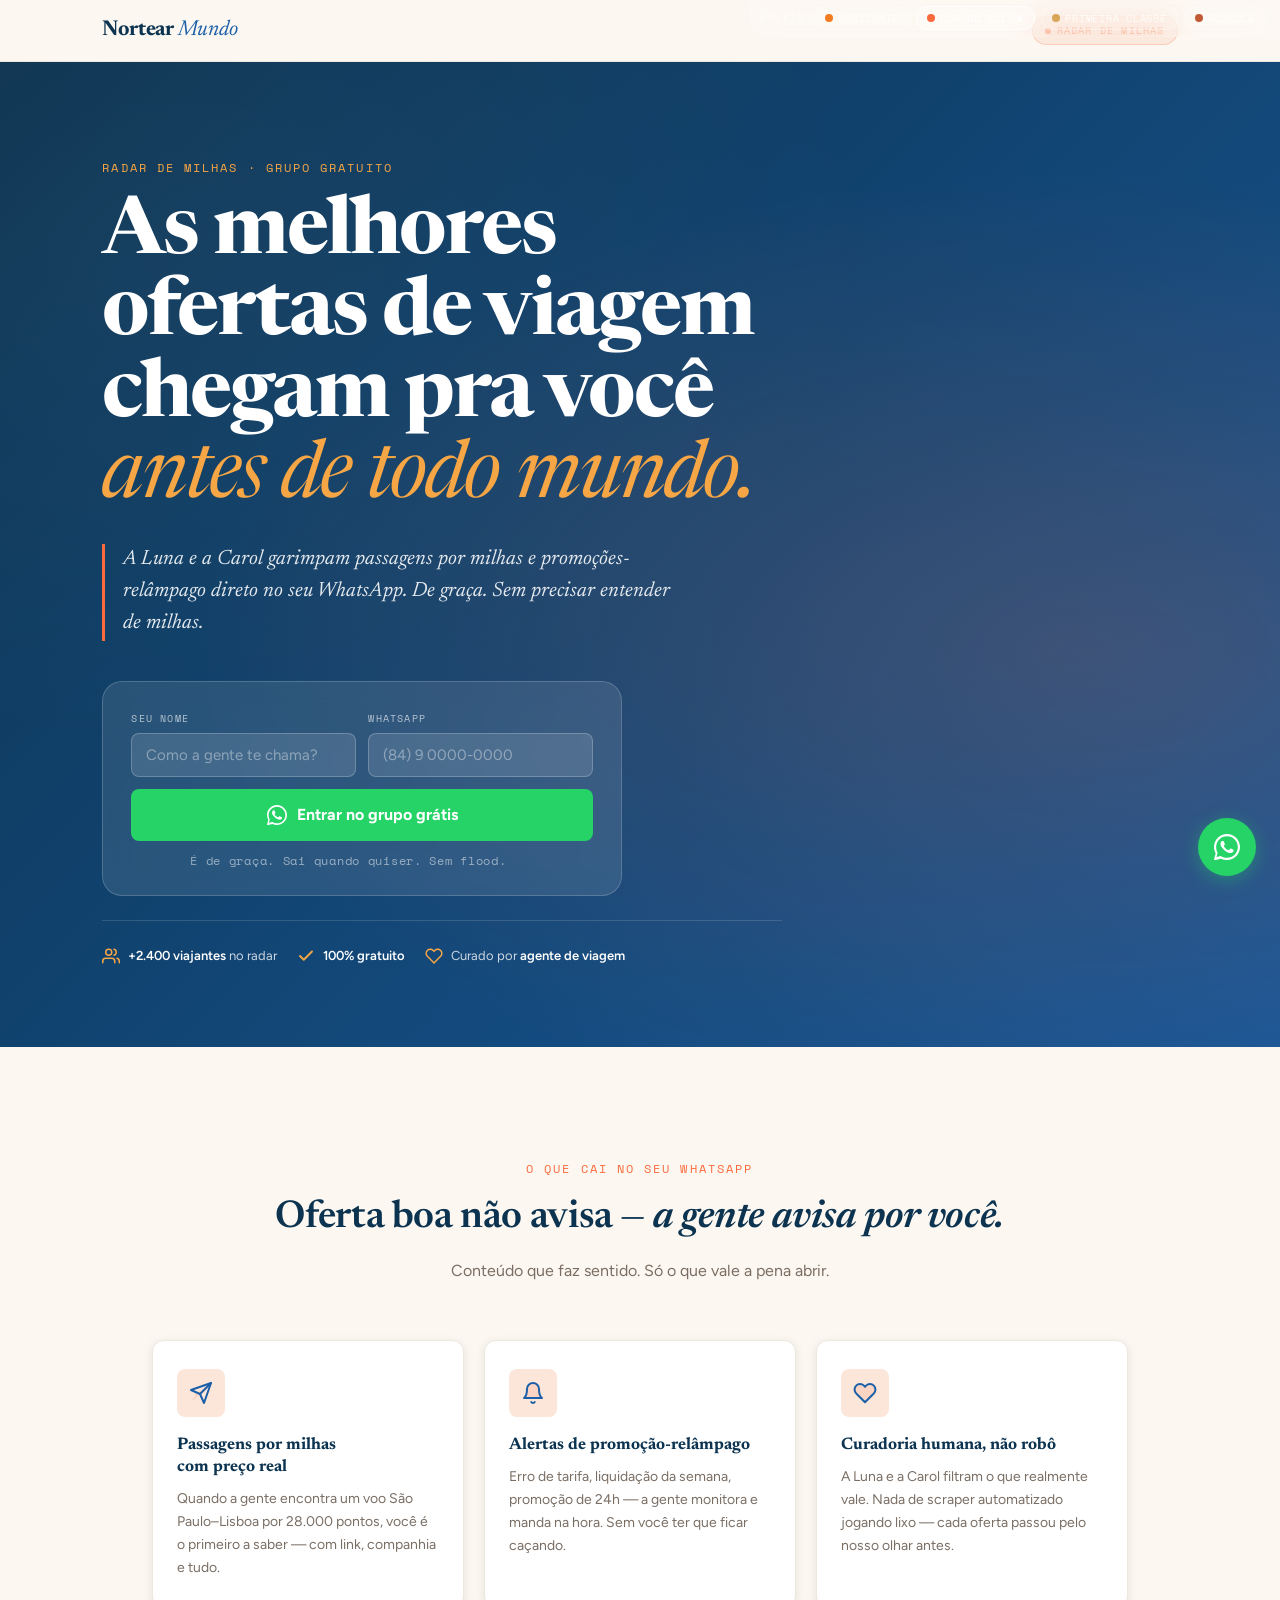
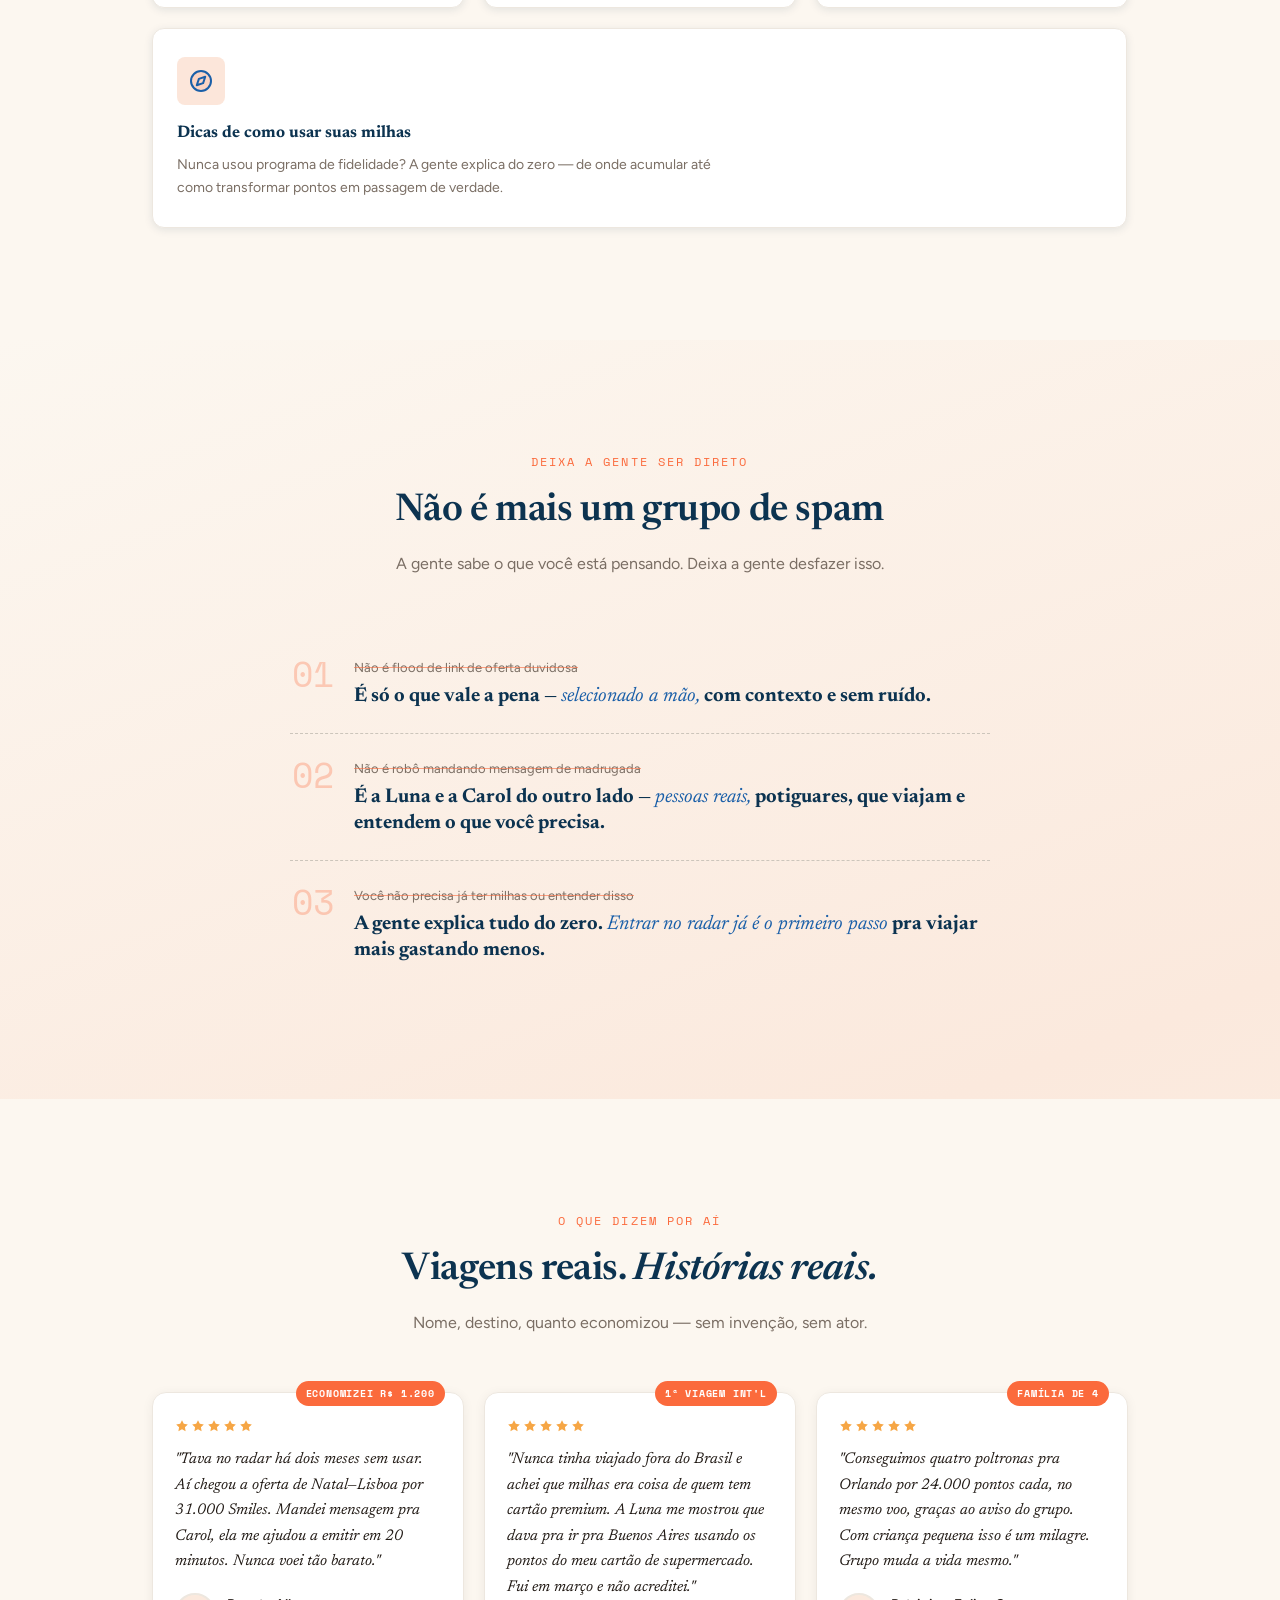
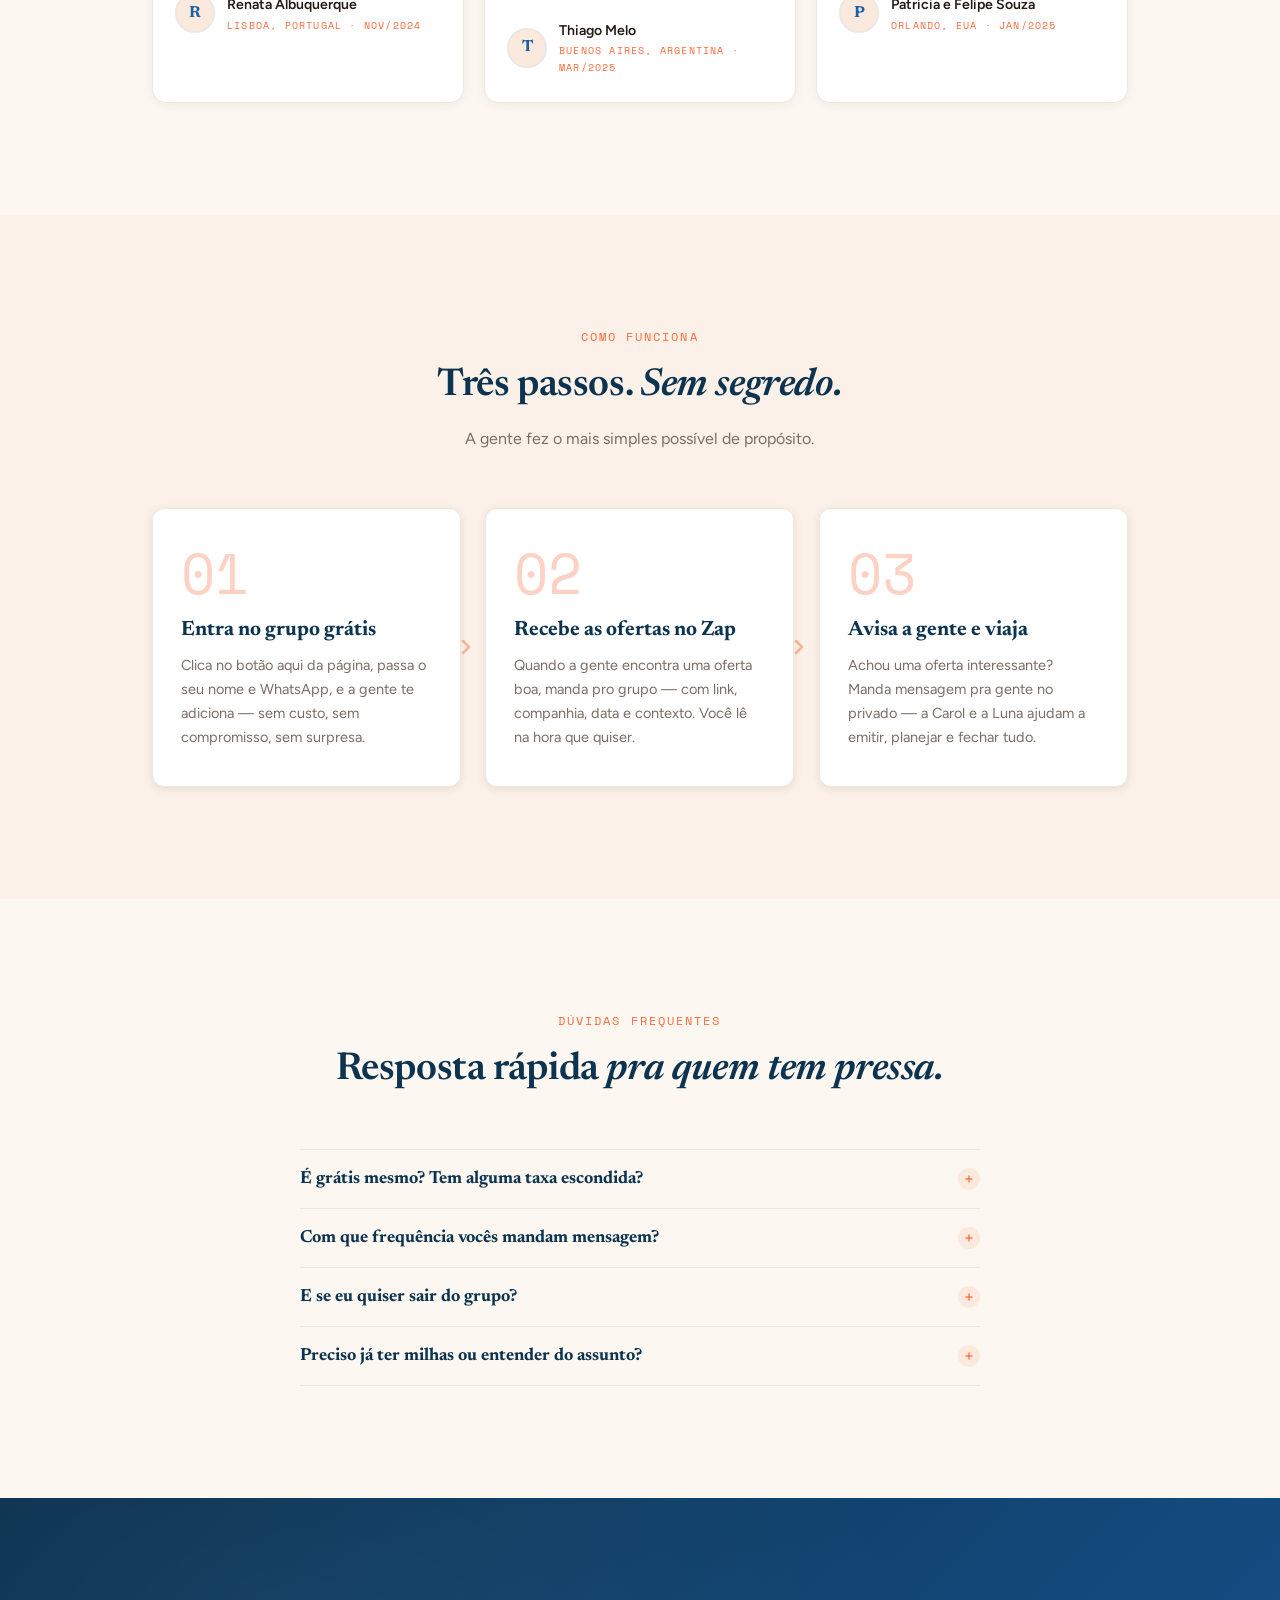
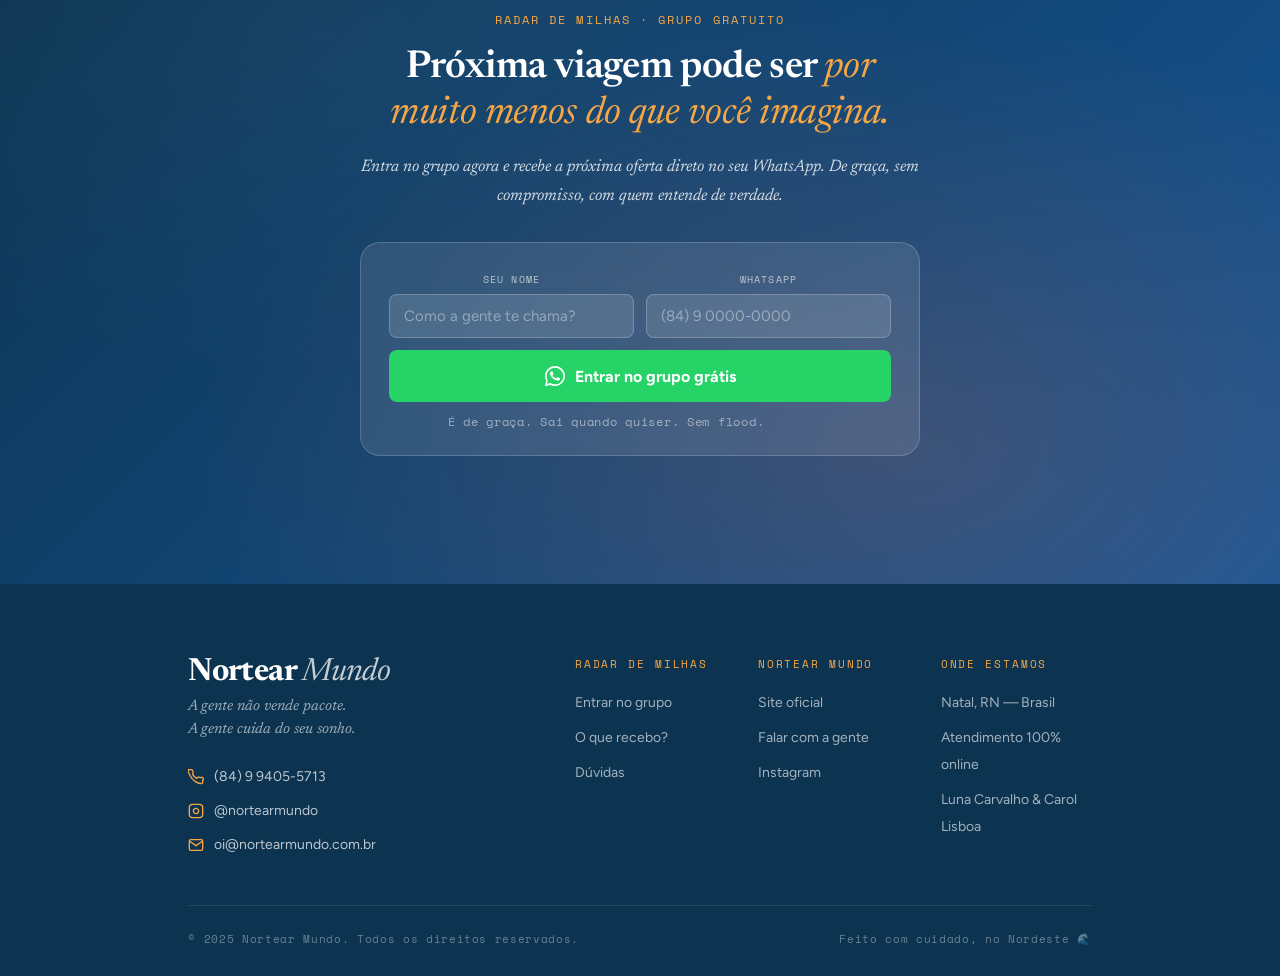
<file: identidade-visual/landing-captura-milhas.html>
<!DOCTYPE html>
<html lang="pt-BR" data-theme="por-do-sol">
<head>
  <meta charset="UTF-8">
  <meta name="viewport" content="width=device-width, initial-scale=1.0">
  <title>Radar de Milhas — Nortear Mundo · Grupo Gratuito de WhatsApp</title>
  <meta name="description" content="Receba as melhores ofertas de passagens por milhas e promoções-relâmpago direto no seu WhatsApp. Gratuito. Curadoria humana da Luna e da Carol.">

  <!-- Google Fonts: Opção 3 — Newsreader + Figtree + Space Mono -->
  <link rel="preconnect" href="https://fonts.googleapis.com">
  <link rel="preconnect" href="https://fonts.gstatic.com" crossorigin>
  <link href="https://fonts.googleapis.com/css2?family=Figtree:wght@400;500;600;700&family=Newsreader:ital,opsz,wght@0,6..72,400;0,6..72,500;0,6..72,600;0,6..72,700;1,6..72,400;1,6..72,500;1,6..72,600&family=Space+Mono:wght@400;700&display=swap" rel="stylesheet">

  <style>
    /* ============================================================
       TOKENS COMPARTILHADOS (independente de tema)
    ============================================================ */
    :root {
      --font-display: 'Newsreader', Georgia, serif;
      --font-body: 'Figtree', system-ui, sans-serif;
      --font-mono: 'Space Mono', ui-monospace, monospace;

      /* Escala tipográfica */
      --text-display: clamp(2.4rem, 7vw, 5rem);
      --text-h1: clamp(2rem, 5vw, 3.4rem);
      --text-h2: clamp(1.5rem, 3.5vw, 2.4rem);
      --text-h3: clamp(1.15rem, 2vw, 1.4rem);
      --text-body: clamp(1rem, 1.2vw, 1.075rem);
      --text-eyebrow: 0.72rem;

      /* Raios */
      --radius-xs: 4px;
      --radius-sm: 8px;
      --radius-md: 12px;
      --radius-lg: 20px;
      --radius-pill: 999px;

      /* Espaçamento */
      --space-section: clamp(64px, 10vw, 112px);
      --gutter: clamp(20px, 8%, 120px);
      --ease: cubic-bezier(.22, 1, .36, 1);
      --ease-out: cubic-bezier(0.22, 1, 0.36, 1);

      /* Espaçamento pontual */
      --space-2: 0.5rem;
      --space-3: 0.75rem;
      --space-4: 1rem;
      --space-5: 1.5rem;
      --space-6: 2rem;
      --space-7: 2.5rem;
      --space-8: 3rem;
      --space-9: 4rem;

      /* Motion */
      --dur-fast: 140ms;
      --dur-base: 220ms;
      --dur-slow: 420ms;
    }

    /* ============================================================
       TEMAS — 4 paletas via data-theme
    ============================================================ */

    /* A — Horizonte */
    [data-theme="horizonte"] {
      --color-primary:    #1A5FA8;
      --color-anchor:     #0D3B6E;
      --color-support:    #EBF3FB;
      --color-accent:     #F47C20;
      --color-accent2:    #FAA95A;
      --color-bg:         #FAFAF8;
      --color-text:       #1C1916;
      --color-text-soft:  #6B6560;
      --color-border:     #E8E6E3;
      --color-border-str: #C8C4BE;
      --shadow-tint: rgba(13,59,110,.10);
      --shadow-tint-md: rgba(13,59,110,.14);
      --glow-accent: rgba(244,124,32,.18);
    }

    /* B — Pôr do Sol Tropical ★ */
    [data-theme="por-do-sol"] {
      --color-primary:    #1A5FA8;
      --color-anchor:     #0C3350;
      --color-support:    #FBE9DD;
      --color-accent:     #FB6A3C;
      --color-accent2:    #F6A645;
      --color-bg:         #FCF7F0;
      --color-text:       #211A15;
      --color-text-soft:  #7A6E64;
      --color-border:     #EDE7DF;
      --color-border-str: #CCC5BB;
      --shadow-tint: rgba(12,51,80,.10);
      --shadow-tint-md: rgba(12,51,80,.14);
      --glow-accent: rgba(251,106,60,.18);
    }

    /* C — Primeira Classe */
    [data-theme="primeira-classe"] {
      --color-primary:    #14324C;
      --color-anchor:     #0A1E33;
      --color-support:    #F5EFE3;
      --color-accent:     #D9A557;
      --color-accent2:    #E8C07D;
      --color-bg:         #F5EFE3;
      --color-text:       #1A1611;
      --color-text-soft:  #6E6457;
      --color-border:     #E2DBCF;
      --color-border-str: #C4BBAE;
      --shadow-tint: rgba(10,30,51,.10);
      --shadow-tint-md: rgba(10,30,51,.14);
      --glow-accent: rgba(217,165,87,.18);
    }

    /* D — Bússola & Mapa */
    [data-theme="bussola"] {
      --color-primary:    #2F5A4E;
      --color-anchor:     #1E3D35;
      --color-support:    #DCE5DC;
      --color-accent:     #C25A36;
      --color-accent2:    #E9A23B;
      --color-bg:         #F4EFE4;
      --color-text:       #241D17;
      --color-text-soft:  #766B5E;
      --color-border:     #E0D9CE;
      --color-border-str: #BEB5A9;
      --shadow-tint: rgba(30,61,53,.10);
      --shadow-tint-md: rgba(30,61,53,.14);
      --glow-accent: rgba(194,90,54,.18);
    }

    /* Sombras derivadas do tema */
    :root, [data-theme] {
      --shadow-sm: 0 2px 8px var(--shadow-tint);
      --shadow-md: 0 8px 24px var(--shadow-tint), 0 2px 6px var(--shadow-tint);
      --shadow-lg: 0 18px 48px var(--shadow-tint-md), 0 4px 12px var(--shadow-tint);
      --shadow-focus: 0 0 0 3px color-mix(in srgb, var(--color-accent) 35%, transparent);
    }

    /* ============================================================
       RESET & BASE
    ============================================================ */
    *, *::before, *::after { box-sizing: border-box; margin: 0; padding: 0; }

    html { scroll-behavior: smooth; }

    body {
      font-family: var(--font-body);
      font-size: var(--text-body);
      line-height: 1.7;
      color: var(--color-text);
      background: var(--color-bg);
      -webkit-font-smoothing: antialiased;
      transition: background 400ms var(--ease), color 400ms var(--ease);
    }

    img, video, svg { max-width: 100%; display: block; }
    a { color: inherit; text-decoration: none; }

    /* ============================================================
       TIPOGRAFIA
    ============================================================ */
    h1, h2, h3, h4 {
      font-family: var(--font-display);
      color: var(--color-anchor);
      text-wrap: balance;
    }
    h1 { font-size: var(--text-h1); font-weight: 600; line-height: 1.05; letter-spacing: -0.02em; }
    h2 { font-size: var(--text-h2); font-weight: 600; line-height: 1.2;  letter-spacing: -0.01em; }
    h3 { font-size: var(--text-h3); font-weight: 600; line-height: 1.3; }
    p  { max-width: 62ch; }

    .eyebrow {
      font-family: var(--font-mono);
      font-size: var(--text-eyebrow);
      font-weight: 500;
      letter-spacing: 0.18em;
      text-transform: uppercase;
      color: var(--color-accent);
      display: block;
      margin-bottom: 16px;
    }

    /* ============================================================
       LAYOUT HELPERS
    ============================================================ */
    .container {
      width: 100%;
      max-width: 1180px;
      margin-inline: auto;
      padding-inline: var(--gutter);
    }
    .section {
      padding-block: var(--space-section);
    }
    .section-head {
      text-align: center;
      margin-bottom: 56px;
    }
    .section-head p {
      margin-inline: auto;
      color: var(--color-text-soft);
      margin-top: var(--space-4);
    }

    /* ============================================================
       SELETOR DE PALETA (barra discreta no topo)
    ============================================================ */
    .palette-bar {
      position: fixed;
      top: 0;
      right: 0;
      z-index: 500;
      display: flex;
      align-items: center;
      gap: 6px;
      padding: 6px 14px 6px 10px;
      background: rgba(255,255,255,.14);
      backdrop-filter: blur(14px);
      -webkit-backdrop-filter: blur(14px);
      border-bottom-left-radius: 16px;
      border: 1px solid rgba(255,255,255,.18);
      border-top: none;
      border-right: none;
      transition: background 300ms;
    }
    .palette-bar-label {
      font-family: var(--font-mono);
      font-size: 9px;
      font-weight: 500;
      letter-spacing: 0.14em;
      text-transform: uppercase;
      color: rgba(255,255,255,.7);
      margin-right: 4px;
      white-space: nowrap;
    }
    .palette-chip {
      display: flex;
      align-items: center;
      gap: 5px;
      padding: 4px 10px;
      border-radius: var(--radius-pill);
      border: 1.5px solid rgba(255,255,255,.28);
      background: rgba(255,255,255,.08);
      font-family: var(--font-mono);
      font-size: 9.5px;
      font-weight: 500;
      letter-spacing: 0.08em;
      text-transform: uppercase;
      color: rgba(255,255,255,.85);
      cursor: pointer;
      transition: background 180ms, border-color 180ms, transform 120ms;
      white-space: nowrap;
    }
    .palette-chip:hover { background: rgba(255,255,255,.18); transform: translateY(-1px); }
    .palette-chip.active {
      background: rgba(255,255,255,.26);
      border-color: rgba(255,255,255,.70);
      color: #fff;
    }
    .chip-dot {
      width: 8px; height: 8px;
      border-radius: 50%;
      flex-shrink: 0;
    }

    /* Cores dos dots por paleta */
    .chip-dot-horizonte     { background: #F47C20; }
    .chip-dot-por-do-sol    { background: #FB6A3C; }
    .chip-dot-primeira-classe{ background: #D9A557; }
    .chip-dot-bussola       { background: #C25A36; }

    /* ============================================================
       HEADER
    ============================================================ */
    .nm-header {
      position: sticky;
      top: 0;
      z-index: 100;
      display: flex;
      align-items: center;
      justify-content: space-between;
      padding: 16px var(--gutter);
      background: var(--color-bg);
      border-bottom: 1px solid var(--color-border);
      transition: background 300ms, box-shadow 300ms, border-color 300ms;
    }
    .nm-header.is-scrolled {
      background: color-mix(in srgb, var(--color-bg) 80%, transparent);
      backdrop-filter: blur(20px);
      -webkit-backdrop-filter: blur(20px);
      box-shadow: 0 2px 24px var(--shadow-tint);
      border-color: transparent;
    }
    .nm-wordmark {
      font-family: var(--font-display);
      font-size: 1.35rem;
      font-weight: 700;
      color: var(--color-anchor);
      letter-spacing: -0.01em;
      line-height: 1;
      transition: color 300ms;
    }
    .nm-wordmark em {
      font-style: italic;
      font-weight: 400;
      color: var(--color-primary);
    }
    .radar-pill {
      display: inline-flex;
      align-items: center;
      gap: 6px;
      padding: 5px 12px;
      background: var(--color-support);
      border-radius: var(--radius-pill);
      font-family: var(--font-mono);
      font-size: 10px;
      font-weight: 500;
      letter-spacing: 0.12em;
      text-transform: uppercase;
      color: var(--color-accent);
      border: 1px solid color-mix(in srgb, var(--color-accent) 22%, transparent);
      transition: background 300ms, color 300ms;
    }
    .radar-pill-dot {
      width: 6px; height: 6px;
      border-radius: 50%;
      background: var(--color-accent);
      animation: blink-dot 1.8s ease-in-out infinite;
    }
    @keyframes blink-dot {
      0%,100% { opacity: 1; }
      50%      { opacity: 0.3; }
    }

    /* ============================================================
       HERO — GRADIENTE RESPIRANDO + GLOW
    ============================================================ */
    .nm-hero {
      position: relative;
      overflow: hidden;
      padding: 96px var(--gutter) 80px;
      min-height: clamp(600px, 88vh, 860px);
      display: flex;
      align-items: center;

      /* Gradiente animado naval igual .nm-radar */
      background: linear-gradient(
        135deg,
        var(--color-anchor) 0%,
        var(--color-primary) 40%,
        color-mix(in srgb, var(--color-primary) 80%, #2A7CC7) 65%,
        var(--color-anchor) 100%
      );
      background-size: 300% 300%;
      animation: hero-bg 18s ease-in-out infinite;
    }
    @keyframes hero-bg {
      0%,100% { background-position: 0% 50%; }
      50%      { background-position: 100% 50%; }
    }

    /* Glow do acento (canto inferior direito) */
    .nm-hero::before {
      content: '';
      position: absolute;
      inset: 0;
      background: radial-gradient(ellipse at 85% 60%, var(--glow-accent) 0%, transparent 58%),
                  radial-gradient(ellipse at 15% 20%, rgba(255,255,255,.04) 0%, transparent 45%);
      pointer-events: none;
      transition: background 400ms;
    }

    .nm-hero-inner {
      position: relative;
      z-index: 1;
      max-width: 680px;
    }

    /* Eyebrow no hero — âmbar */
    .nm-hero .eyebrow { color: var(--color-accent2); }

    .nm-hero h1 {
      font-size: var(--text-display);
      font-weight: 700;
      line-height: 1.02;
      letter-spacing: -0.025em;
      color: #fff;
      margin-bottom: var(--space-5);
    }
    .nm-hero h1 em {
      font-style: italic;
      font-weight: 400;
      color: var(--color-accent2);
    }

    .nm-hero-sub {
      font-family: var(--font-display);
      font-style: italic;
      font-size: clamp(1.05rem, 1.8vw, 1.3rem);
      line-height: 1.55;
      color: rgba(255,255,255,.88);
      border-left: 3px solid var(--color-accent);
      padding-left: 18px;
      margin-bottom: var(--space-7);
      max-width: 52ch;
    }

    /* Hero entry animation */
    @media (prefers-reduced-motion: no-preference) {
      .nm-hero-inner > * {
        opacity: 0;
        animation: nm-rise 900ms var(--ease-out) forwards;
      }
      .nm-hero .eyebrow       { animation-delay: 120ms; }
      .nm-hero h1             { animation-delay: 260ms; }
      .nm-hero-sub            { animation-delay: 440ms; }
      .nm-hero-form-wrap      { opacity: 0; animation: nm-rise 900ms var(--ease-out) 600ms forwards; }
      .nm-hero-social-proof   { opacity: 0; animation: nm-rise 900ms var(--ease-out) 780ms forwards; }
    }
    @keyframes nm-rise {
      from { opacity: 0; transform: translateY(26px); }
      to   { opacity: 1; transform: none; }
    }

    /* ============================================================
       HERO FORM
    ============================================================ */
    .nm-hero-form-wrap {
      background: rgba(255,255,255,.10);
      backdrop-filter: blur(12px);
      -webkit-backdrop-filter: blur(12px);
      border: 1px solid rgba(255,255,255,.18);
      border-radius: var(--radius-lg);
      padding: 28px 28px 24px;
      max-width: 520px;
      margin-bottom: var(--space-5);
    }
    .nm-form-row {
      display: flex;
      gap: 12px;
      margin-bottom: 12px;
    }
    .nm-field-wrap {
      flex: 1;
      display: flex;
      flex-direction: column;
      gap: 6px;
    }
    .nm-field-wrap label {
      font-family: var(--font-mono);
      font-size: 10px;
      font-weight: 500;
      letter-spacing: 0.12em;
      text-transform: uppercase;
      color: rgba(255,255,255,.65);
    }
    .nm-field-wrap input {
      padding: 12px 14px;
      border: 1.5px solid rgba(255,255,255,.22);
      border-radius: var(--radius-sm);
      background: rgba(255,255,255,.12);
      color: #fff;
      font-family: var(--font-body);
      font-size: 15px;
      transition: border-color 180ms, box-shadow 180ms;
    }
    .nm-field-wrap input::placeholder { color: rgba(255,255,255,.40); }
    .nm-field-wrap input:focus {
      outline: none;
      border-color: rgba(255,255,255,.70);
      box-shadow: 0 0 0 3px rgba(255,255,255,.12);
    }
    .nm-field-wrap .field-error {
      font-size: 11px;
      color: #ff8a6a;
      display: none;
    }
    .nm-field-wrap.has-error input { border-color: #ff8a6a; }
    .nm-field-wrap.has-error .field-error { display: block; }

    /* Botão CTA WhatsApp verde */
    .btn-cta-wpp {
      display: flex;
      align-items: center;
      justify-content: center;
      gap: 10px;
      width: 100%;
      padding: 16px 24px;
      background: #25D366;
      color: #fff;
      font-family: var(--font-body);
      font-weight: 700;
      font-size: 16px;
      border: none;
      border-radius: var(--radius-sm);
      cursor: pointer;
      transition: background 180ms, box-shadow 180ms, transform 180ms;
      animation: wpp-pulse 2.8s ease-in-out infinite;
      text-decoration: none;
    }
    .btn-cta-wpp:hover {
      animation: none;
      background: #1EBE5A;
      box-shadow: 0 8px 28px rgba(37,211,102,.45);
      transform: translateY(-2px);
    }
    @keyframes wpp-pulse {
      0%,100% { box-shadow: var(--shadow-sm), 0 0 0 0 rgba(37,211,102,.50); }
      55%      { box-shadow: var(--shadow-sm), 0 0 0 12px rgba(37,211,102,0); }
    }
    .btn-cta-wpp svg { width: 20px; height: 20px; flex-shrink: 0; }

    .nm-microcopy {
      font-size: 12px;
      color: rgba(255,255,255,.52);
      text-align: center;
      margin-top: 10px;
      font-family: var(--font-mono);
      letter-spacing: 0.06em;
    }

    /* Prova social hero */
    .nm-hero-social-proof {
      display: flex;
      flex-wrap: wrap;
      gap: 20px;
      align-items: center;
      padding-top: var(--space-5);
      border-top: 1px solid rgba(255,255,255,.14);
    }
    .proof-item {
      display: flex;
      align-items: center;
      gap: 8px;
      font-size: 13px;
      color: rgba(255,255,255,.78);
    }
    .proof-item .proof-icon {
      width: 18px; height: 18px;
      color: var(--color-accent2);
      flex-shrink: 0;
    }
    .proof-item strong {
      color: #fff;
      font-weight: 600;
    }

    /* ============================================================
       SEÇÃO: O QUE CAI NO SEU WHATSAPP — benefícios (cards)
    ============================================================ */
    .section-benefits {
      background: var(--color-bg);
      transition: background 400ms;
    }
    .benefits-grid {
      display: flex;
      flex-wrap: wrap;
      gap: 20px;
    }
    .benefit-card {
      flex: 1 1 240px;
      background: #fff;
      border-radius: var(--radius-md);
      padding: 28px 24px;
      border: 1px solid var(--color-border);
      box-shadow: var(--shadow-sm);
      transition: transform 280ms var(--ease), box-shadow 280ms var(--ease), border-color 280ms;
    }
    .benefit-card:hover {
      transform: translateY(-4px);
      box-shadow: var(--shadow-lg);
      border-color: color-mix(in srgb, var(--color-accent) 22%, transparent);
    }

    /* Ícone duotone: container com fundo suave + stroke primário */
    .benefit-icon {
      width: 48px; height: 48px;
      border-radius: var(--radius-sm);
      background: color-mix(in srgb, var(--color-accent) 12%, var(--color-bg));
      display: flex;
      align-items: center;
      justify-content: center;
      margin-bottom: 18px;
      transition: background 300ms;
    }
    .benefit-icon svg {
      width: 24px; height: 24px;
    }
    /* Duotone: stroke da primária + fill do acento @14% */
    .benefit-icon svg .dt-stroke { stroke: var(--color-primary); fill: none; stroke-width: 2; stroke-linecap: round; stroke-linejoin: round; }
    .benefit-icon svg .dt-fill   { fill: var(--color-accent); opacity: 0.14; }

    .benefit-card h3 {
      font-size: 1.05rem;
      font-weight: 700;
      color: var(--color-anchor);
      margin-bottom: 8px;
    }
    .benefit-card p {
      font-size: 14px;
      line-height: 1.65;
      color: var(--color-text-soft);
    }

    /* ============================================================
       SEÇÃO: NÃO É MAIS UM GRUPO DE SPAM — reframe
    ============================================================ */
    .section-reframe {
      background: linear-gradient(-20deg, var(--color-bg) 0%, var(--color-support) 55%, var(--color-bg) 100%);
      background-size: 200% 200%;
      animation: soft-shift 22s ease-in-out infinite;
      transition: background 400ms;
    }
    @keyframes soft-shift {
      0%,100% { background-position: 0% 50%; }
      50%      { background-position: 100% 50%; }
    }
    .reframe-grid {
      display: flex;
      flex-direction: column;
      gap: 0;
      max-width: 700px;
      margin-inline: auto;
    }
    .reframe-item {
      display: flex;
      align-items: flex-start;
      gap: 20px;
      padding: 24px 0;
      border-bottom: 1px dashed var(--color-border-str);
    }
    .reframe-item:last-child { border-bottom: none; }
    .reframe-num {
      font-family: var(--font-mono);
      font-size: 2.2rem;
      font-weight: 500;
      color: var(--color-accent);
      opacity: 0.30;
      line-height: 1;
      flex-shrink: 0;
      width: 44px;
      text-align: right;
    }
    .reframe-text { flex: 1; }
    .reframe-text .not-x {
      font-family: var(--font-body);
      font-size: 13px;
      color: var(--color-text-soft);
      text-decoration: line-through;
      text-decoration-color: color-mix(in srgb, var(--color-accent) 60%, transparent);
      display: block;
      margin-bottom: 4px;
    }
    .reframe-text .is-y {
      font-family: var(--font-display);
      font-weight: 700;
      font-size: clamp(1.05rem, 2.2vw, 1.25rem);
      color: var(--color-anchor);
      line-height: 1.3;
    }
    .reframe-text .is-y em {
      font-style: italic;
      font-weight: 400;
      color: var(--color-primary);
    }

    /* ============================================================
       SEÇÃO: PROVA SOCIAL — depoimentos
    ============================================================ */
    .section-testimonials {
      background: var(--color-bg);
      transition: background 400ms;
    }
    .testimonials-grid {
      display: flex;
      flex-wrap: wrap;
      gap: 20px;
      justify-content: center;
    }
    .dep-card {
      flex: 1 1 280px;
      max-width: 380px;
      background: #fff;
      border-radius: 14px;
      padding: 26px 22px;
      border: 1px solid var(--color-border);
      box-shadow: 0 2px 12px rgba(0,0,0,.06);
      position: relative;
      transition: transform 280ms var(--ease), box-shadow 280ms var(--ease);
    }
    .dep-card:hover {
      transform: translateY(-4px);
      box-shadow: var(--shadow-md);
    }
    .dep-stars {
      display: flex;
      gap: 2px;
      margin-bottom: 14px;
    }
    .dep-stars svg {
      width: 14px; height: 14px;
      fill: var(--color-accent2);
    }
    .dep-quote {
      font-family: var(--font-display);
      font-style: italic;
      font-size: 0.97rem;
      line-height: 1.65;
      color: var(--color-text);
      margin-bottom: 18px;
    }
    .dep-card-footer {
      display: flex;
      align-items: center;
      gap: 12px;
    }
    .dep-avatar {
      width: 40px; height: 40px;
      border-radius: 50%;
      background: var(--color-support);
      display: flex;
      align-items: center;
      justify-content: center;
      flex-shrink: 0;
      font-family: var(--font-display);
      font-weight: 700;
      font-size: 1rem;
      color: var(--color-primary);
      border: 2px solid var(--color-border);
    }
    .dep-name {
      font-family: var(--font-body);
      font-weight: 600;
      font-size: 0.88rem;
      color: var(--color-text);
    }
    .dep-dest {
      font-family: var(--font-mono);
      font-size: 10px;
      letter-spacing: 0.12em;
      text-transform: uppercase;
      color: var(--color-accent);
    }
    .dep-economy-badge {
      position: absolute;
      top: -12px;
      right: 18px;
      background: var(--color-accent);
      color: #fff;
      font-family: var(--font-mono);
      font-size: 10px;
      font-weight: 600;
      letter-spacing: 0.08em;
      text-transform: uppercase;
      padding: 4px 10px;
      border-radius: var(--radius-pill);
    }

    /* ============================================================
       SEÇÃO: COMO FUNCIONA — 3 passos (timeline)
    ============================================================ */
    .section-steps {
      background: color-mix(in srgb, var(--color-support) 40%, var(--color-bg));
      transition: background 400ms;
    }
    .steps-grid {
      display: flex;
      flex-wrap: wrap;
      gap: 24px;
    }
    .step-card {
      flex: 1 1 260px;
      background: #fff;
      border-radius: var(--radius-md);
      padding: 36px 28px;
      border: 1px solid var(--color-border);
      box-shadow: var(--shadow-sm);
      position: relative;
      transition: transform 280ms var(--ease), box-shadow 280ms var(--ease);
    }
    .step-card:hover {
      transform: translateY(-4px);
      box-shadow: var(--shadow-md);
    }
    .step-num {
      font-family: var(--font-mono);
      font-size: 3.5rem;
      font-weight: 500;
      color: var(--color-accent);
      opacity: 0.30;
      line-height: 1;
      margin-bottom: 16px;
    }
    .step-card h3 {
      font-size: clamp(1.1rem, 2vw, 1.3rem);
      font-weight: 700;
      color: var(--color-anchor);
      margin-bottom: 10px;
    }
    .step-card p {
      font-size: 14.5px;
      line-height: 1.65;
      color: var(--color-text-soft);
    }
    .step-connector {
      position: absolute;
      right: -18px;
      top: 50%;
      transform: translateY(-50%);
      z-index: 2;
      color: var(--color-accent);
      opacity: 0.45;
    }
    @media (max-width: 860px) { .step-connector { display: none; } }

    /* ============================================================
       SEÇÃO: FAQ — accordion
    ============================================================ */
    .section-faq {
      background: var(--color-bg);
      transition: background 400ms;
    }
    .faq-list {
      max-width: 680px;
      margin-inline: auto;
    }
    .faq-item {
      border-bottom: 1px solid var(--color-border);
    }
    .faq-item:first-child { border-top: 1px solid var(--color-border); }
    .faq-btn {
      display: flex;
      align-items: center;
      justify-content: space-between;
      gap: 16px;
      width: 100%;
      padding: 18px 0;
      background: none;
      border: none;
      cursor: pointer;
      text-align: left;
      font-family: var(--font-display);
      font-weight: 700;
      font-size: clamp(1rem, 1.6vw, 1.1rem);
      color: var(--color-anchor);
      transition: color 180ms;
    }
    .faq-btn:hover { color: var(--color-primary); }
    .faq-icon {
      flex-shrink: 0;
      width: 22px; height: 22px;
      border-radius: 50%;
      background: var(--color-support);
      display: flex; align-items: center; justify-content: center;
      transition: background 180ms, transform 260ms var(--ease);
    }
    .faq-icon svg { width: 12px; height: 12px; stroke: var(--color-accent); stroke-width: 2.5; fill: none; transition: transform 260ms var(--ease); }
    .faq-btn[aria-expanded="true"] .faq-icon { background: var(--color-accent); }
    .faq-btn[aria-expanded="true"] .faq-icon svg { stroke: #fff; transform: rotate(45deg); }
    .faq-answer {
      overflow: hidden;
      max-height: 0;
      transition: max-height 360ms var(--ease), padding 360ms var(--ease);
    }
    .faq-answer.open { max-height: 300px; padding-bottom: 18px; }
    .faq-answer p {
      font-size: 15px;
      line-height: 1.72;
      color: var(--color-text-soft);
    }
    .faq-answer p em {
      font-style: italic;
      color: var(--color-primary);
    }

    /* ============================================================
       CTA FINAL — repete form
    ============================================================ */
    .section-cta-final {
      position: relative;
      overflow: hidden;
      background: linear-gradient(
        135deg,
        var(--color-anchor) 0%,
        var(--color-primary) 40%,
        color-mix(in srgb, var(--color-primary) 80%, #2A7CC7) 65%,
        var(--color-anchor) 100%
      );
      background-size: 300% 300%;
      animation: hero-bg 22s ease-in-out infinite;
      padding: var(--space-section) var(--gutter);
      text-align: center;
    }
    .section-cta-final::before {
      content: '';
      position: absolute;
      inset: 0;
      background: radial-gradient(ellipse at 70% 80%, var(--glow-accent) 0%, transparent 55%),
                  radial-gradient(ellipse at 25% 20%, rgba(255,255,255,.04) 0%, transparent 45%);
      pointer-events: none;
    }
    .section-cta-final .container { position: relative; z-index: 1; }
    .cta-final-inner { max-width: 560px; margin-inline: auto; }
    .section-cta-final .eyebrow { color: var(--color-accent2); justify-content: center; }
    .section-cta-final h2 {
      color: #fff;
      font-size: var(--text-h2);
      margin-bottom: var(--space-4);
    }
    .section-cta-final h2 em {
      font-style: italic;
      font-weight: 400;
      color: var(--color-accent2);
    }
    .section-cta-final .sub {
      font-family: var(--font-display);
      font-style: italic;
      color: rgba(255,255,255,.80);
      margin-bottom: var(--space-6);
      margin-inline: auto;
      font-size: 1.05rem;
    }

    /* Form no CTA final */
    .cta-final-form {
      background: rgba(255,255,255,.10);
      backdrop-filter: blur(12px);
      -webkit-backdrop-filter: blur(12px);
      border: 1px solid rgba(255,255,255,.18);
      border-radius: var(--radius-lg);
      padding: 28px 28px 22px;
      margin-bottom: var(--space-4);
    }
    .cta-final-form .nm-form-row { margin-bottom: 12px; }

    /* ============================================================
       FOOTER
    ============================================================ */
    .nm-footer {
      background: var(--color-anchor);
      color: rgba(255,255,255,.72);
      padding: 72px var(--gutter) 28px;
      transition: background 400ms;
    }
    .nm-footer-top {
      display: flex;
      flex-wrap: wrap;
      gap: 48px;
      margin-bottom: 48px;
    }
    .nm-footer-brand { flex: 1 1 260px; }
    .nm-footer-wordmark {
      font-family: var(--font-display);
      font-size: 2rem;
      font-weight: 700;
      color: #fff;
      letter-spacing: -0.02em;
      line-height: 1;
      margin-bottom: 8px;
    }
    .nm-footer-wordmark em { font-style: italic; font-weight: 400; opacity: 0.75; }
    .nm-footer-tag {
      font-family: var(--font-display);
      font-style: italic;
      font-size: 0.95rem;
      color: rgba(255,255,255,.60);
      margin-bottom: 24px;
      line-height: 1.5;
    }
    .footer-contacts { display: flex; flex-direction: column; gap: 10px; }
    .footer-contact-item {
      display: flex;
      align-items: center;
      gap: 10px;
      font-size: 14px;
      color: rgba(255,255,255,.72);
      transition: color 180ms;
    }
    .footer-contact-item:hover { color: #fff; }
    .footer-contact-item svg {
      width: 16px; height: 16px;
      stroke: var(--color-accent2);
      fill: none;
      stroke-width: 2;
      flex-shrink: 0;
    }

    .nm-footer-cols {
      flex: 2 1 360px;
      display: flex;
      flex-wrap: wrap;
      gap: 32px;
    }
    .nm-footer-col { flex: 1 1 140px; }
    .footer-col-h {
      font-family: var(--font-mono);
      font-size: 10.5px;
      font-weight: 500;
      letter-spacing: 0.18em;
      text-transform: uppercase;
      color: var(--color-accent2);
      margin-bottom: 14px;
    }
    .nm-footer-col ul { list-style: none; display: flex; flex-direction: column; gap: 8px; }
    .nm-footer-col ul a {
      font-size: 14px;
      color: rgba(255,255,255,.62);
      transition: color 180ms;
      padding-block: 2px;
    }
    .nm-footer-col ul a:hover { color: #fff; }

    .nm-footer-bot {
      border-top: 1px solid rgba(255,255,255,.10);
      padding-top: 24px;
      display: flex;
      flex-wrap: wrap;
      align-items: center;
      justify-content: space-between;
      gap: 12px;
      font-family: var(--font-mono);
      font-size: 11px;
      letter-spacing: 0.06em;
      color: rgba(255,255,255,.38);
    }

    /* ============================================================
       FAB WHATSAPP FLUTUANTE
    ============================================================ */
    .nm-fab {
      position: fixed;
      bottom: 24px;
      right: 24px;
      z-index: 200;
      width: 58px; height: 58px;
      border-radius: 50%;
      background: #25D366;
      color: #fff;
      display: flex;
      align-items: center;
      justify-content: center;
      box-shadow: 0 4px 18px rgba(37,211,102,.38);
      cursor: pointer;
      animation: fab-pulse 3s ease-in-out infinite;
      transition: transform 200ms, box-shadow 200ms;
      text-decoration: none;
      border: none;
      overflow: hidden;
    }
    .nm-fab:hover {
      animation: none;
      transform: scale(1.12) translateY(-2px);
      box-shadow: 0 8px 28px rgba(37,211,102,.55);
    }
    .nm-fab svg { width: 26px; height: 26px; fill: #fff; }
    @keyframes fab-pulse {
      0%,100% { box-shadow: 0 4px 18px rgba(37,211,102,.38), 0 0 0 0 rgba(37,211,102,.32); }
      55%      { box-shadow: 0 4px 18px rgba(37,211,102,.38), 0 0 0 14px rgba(37,211,102,0); }
    }

    /* Voltar ao topo */
    .nm-fab-top {
      position: fixed;
      bottom: 24px;
      left: 24px;
      z-index: 200;
      width: 58px; height: 58px;
      border-radius: 50%;
      background: var(--color-anchor);
      color: #fff;
      display: flex;
      align-items: center;
      justify-content: center;
      box-shadow: 0 4px 18px var(--shadow-tint);
      cursor: pointer;
      opacity: 0;
      visibility: hidden;
      transition: opacity 280ms, visibility 280ms, transform 200ms, background 300ms;
      border: none;
    }
    .nm-fab-top.is-visible { opacity: 1; visibility: visible; }
    .nm-fab-top:hover { transform: scale(1.10) translateY(-2px); }
    .nm-fab-top svg { width: 22px; height: 22px; stroke: #fff; fill: none; stroke-width: 2.5; stroke-linecap: round; stroke-linejoin: round; }

    /* ============================================================
       SCROLL REVEAL
    ============================================================ */
    @media (prefers-reduced-motion: no-preference) {
      .reveal {
        opacity: 0;
        transform: translateY(28px);
        will-change: opacity, transform;
        transition: opacity 720ms var(--ease-out), transform 720ms var(--ease-out);
      }
      .reveal.is-in { opacity: 1; transform: none; }
      .reveal[data-delay="1"] { transition-delay: 80ms; }
      .reveal[data-delay="2"] { transition-delay: 160ms; }
      .reveal[data-delay="3"] { transition-delay: 240ms; }
      .reveal[data-delay="4"] { transition-delay: 320ms; }
    }

    /* ============================================================
       FOCUS VISIBLE
    ============================================================ */
    :focus-visible {
      outline: 3px solid var(--color-accent);
      outline-offset: 3px;
      border-radius: 4px;
    }

    /* ============================================================
       RESPONSIVO
    ============================================================ */
    @media (max-width: 820px) {
      .nm-hero {
        padding-top: 72px;
        align-items: flex-start;
      }
      .nm-hero-inner { max-width: 100%; }
      .nm-form-row { flex-direction: column; }
    }

    @media (max-width: 640px) {
      :root {
        --gutter: clamp(16px, 5%, 24px);
      }
      .nm-hero {
        text-align: center;
        align-items: center;
        min-height: auto;
        padding-top: 80px;
        padding-bottom: 56px;
      }
      .nm-hero-sub {
        border-left: none;
        border-top: 3px solid var(--color-accent);
        padding-left: 0;
        padding-top: 14px;
        margin-inline: auto;
      }
      .nm-hero-form-wrap {
        padding: 20px 16px 18px;
      }
      .nm-hero-social-proof {
        justify-content: center;
      }
      .benefit-card { flex-basis: 100%; }
      .step-card { flex-basis: 100%; }
      .dep-card { flex-basis: 100%; max-width: 100%; }
      .nm-fab, .nm-fab-top { width: 52px; height: 52px; bottom: 16px; right: 16px; }
      .nm-fab-top { left: 16px; right: auto; }
      .nm-footer-top { gap: 32px; }
      .nm-footer-bot { flex-direction: column; text-align: center; }
      .palette-bar { flex-wrap: wrap; max-width: 200px; gap: 4px; }
      .palette-bar-label { display: none; }
    }

    /* ============================================================
       TRANSIÇÃO DE TEMA SUAVE
    ============================================================ */
    .section-reframe,
    .section-benefits,
    .section-testimonials,
    .section-steps,
    .section-faq,
    .nm-footer,
    .nm-header {
      transition: background 400ms var(--ease), border-color 400ms, color 400ms;
    }
    .benefit-card, .dep-card, .step-card, .faq-item, .faq-btn {
      transition: background 400ms, border-color 400ms, transform 280ms var(--ease), box-shadow 280ms var(--ease), color 300ms;
    }
    .btn-cta-wpp { transition: background 180ms, box-shadow 180ms, transform 180ms; }

  </style>
</head>
<body>

  <!-- SVG Sprite (ícones inline) -->
  <svg style="display:none" aria-hidden="true">
    <defs>
      <!-- WhatsApp (fab) -->
      <symbol id="i-wpp" viewBox="0 0 24 24">
        <path d="M17.472 14.382c-.297-.149-1.758-.867-2.03-.967-.273-.099-.471-.148-.67.15-.197.297-.767.966-.94 1.164-.173.199-.347.223-.644.075-.297-.15-1.255-.463-2.39-1.475-.883-.788-1.48-1.761-1.653-2.059-.173-.297-.018-.458.13-.606.134-.133.298-.347.446-.52.149-.174.198-.298.298-.497.099-.198.05-.371-.025-.52-.075-.149-.669-1.612-.916-2.207-.242-.579-.487-.5-.669-.51-.173-.008-.371-.01-.570-.01-.198 0-.52.074-.792.372-.272.297-1.04 1.016-1.04 2.479 0 1.462 1.065 2.875 1.213 3.074.149.198 2.096 3.2 5.077 4.487.709.306 1.262.489 1.694.625.712.227 1.36.195 1.871.118.570-.085 1.758-.719 2.006-1.413.248-.694.248-1.289.173-1.413-.074-.124-.272-.198-.570-.347z"/>
        <path d="M12 0C5.373 0 0 5.373 0 12c0 2.116.552 4.101 1.518 5.825L.057 23.585a.5.5 0 00.614.614l5.788-1.457A11.94 11.94 0 0012 24c6.627 0 12-5.373 12-12S18.627 0 12 0zm0 22c-1.95 0-3.774-.535-5.33-1.463l-.381-.225-3.941.992.998-3.888-.248-.393A9.953 9.953 0 012 12C2 6.477 6.477 2 12 2s10 4.477 10 10-4.477 10-10 10z"/>
      </symbol>
      <!-- Arrow up -->
      <symbol id="i-arrow-up" viewBox="0 0 24 24">
        <polyline points="18 15 12 9 6 15"/>
      </symbol>
      <!-- Star (fill) -->
      <symbol id="i-star" viewBox="0 0 24 24">
        <polygon points="12 2 15.09 8.26 22 9.27 17 14.14 18.18 21.02 12 17.77 5.82 21.02 7 14.14 2 9.27 8.91 8.26 12 2"/>
      </symbol>
      <!-- Plus (faq) -->
      <symbol id="i-plus" viewBox="0 0 24 24">
        <line x1="12" y1="5" x2="12" y2="19"/>
        <line x1="5" y1="12" x2="19" y2="12"/>
      </symbol>
      <!-- Phone/WPP contact -->
      <symbol id="i-phone" viewBox="0 0 24 24">
        <path d="M22 16.92v3a2 2 0 01-2.18 2 19.79 19.79 0 01-8.63-3.07A19.5 19.5 0 013.09 9.82a19.79 19.79 0 01-3.07-8.67A2 2 0 012 1h3a2 2 0 012 1.72c.127.96.361 1.903.7 2.81a2 2 0 01-.45 2.11L6.91 8.09a16 16 0 006 6l1.27-1.27a2 2 0 012.11-.45c.907.339 1.85.573 2.81.7A2 2 0 0122 16.92z"/>
      </symbol>
      <!-- Mail -->
      <symbol id="i-mail" viewBox="0 0 24 24">
        <path d="M4 4h16c1.1 0 2 .9 2 2v12c0 1.1-.9 2-2 2H4c-1.1 0-2-.9-2-2V6c0-1.1.9-2 2-2z"/>
        <polyline points="22,6 12,13 2,6"/>
      </symbol>
      <!-- Instagram -->
      <symbol id="i-instagram" viewBox="0 0 24 24">
        <rect x="2" y="2" width="20" height="20" rx="5" ry="5"/>
        <path d="M16 11.37A4 4 0 1112.63 8 4 4 0 0116 11.37z"/>
        <line x1="17.5" y1="6.5" x2="17.51" y2="6.5"/>
      </symbol>
      <!-- Check -->
      <symbol id="i-check" viewBox="0 0 24 24">
        <polyline points="20 6 9 17 4 12"/>
      </symbol>
    </defs>
  </svg>

  <!-- ============================================================
       BARRA SELETOR DE PALETA (topo canto direito, acima do header)
  ============================================================ -->
  <div class="palette-bar" role="navigation" aria-label="Selecionar paleta de cores">
    <span class="palette-bar-label">Paleta</span>

    <button class="palette-chip" data-theme-set="horizonte" aria-label="Paleta Horizonte">
      <span class="chip-dot chip-dot-horizonte"></span>
      Horizonte
    </button>

    <button class="palette-chip active" data-theme-set="por-do-sol" aria-label="Paleta Pôr do Sol (ativa)">
      <span class="chip-dot chip-dot-por-do-sol"></span>
      Pôr do Sol ★
    </button>

    <button class="palette-chip" data-theme-set="primeira-classe" aria-label="Paleta Primeira Classe">
      <span class="chip-dot chip-dot-primeira-classe"></span>
      Primeira Classe
    </button>

    <button class="palette-chip" data-theme-set="bussola" aria-label="Paleta Bússola">
      <span class="chip-dot chip-dot-bussola"></span>
      Bússola
    </button>
  </div>

  <!-- ============================================================
       HEADER
  ============================================================ -->
  <header class="nm-header" id="top">
    <a href="#" class="nm-wordmark" aria-label="Nortear Mundo — início">
      Nortear <em>Mundo</em>
    </a>
    <div class="radar-pill" aria-label="Radar de Milhas — grupo gratuito">
      <span class="radar-pill-dot" aria-hidden="true"></span>
      Radar de Milhas
    </div>
  </header>

  <!-- ============================================================
       HERO — SEÇÃO PRINCIPAL COM FORM
  ============================================================ -->
  <section class="nm-hero" aria-label="Radar de Milhas — grupo gratuito de WhatsApp">
    <div class="nm-hero-inner">

      <span class="eyebrow">Radar de Milhas · Grupo Gratuito</span>

      <h1>
        As melhores ofertas de viagem chegam pra você <em>antes de todo mundo.</em>
      </h1>

      <p class="nm-hero-sub">
        A Luna e a Carol garimpam passagens por milhas e promoções-relâmpago direto
        no seu WhatsApp. De graça. Sem precisar entender de milhas.
      </p>

      <!-- FORM DE CAPTURA -->
      <div class="nm-hero-form-wrap" id="form-hero">
        <form id="radar-form-hero" novalidate>
          <div class="nm-form-row">
            <div class="nm-field-wrap" id="wrap-nome-hero">
              <label for="nome-hero">Seu nome</label>
              <input
                type="text"
                id="nome-hero"
                name="nome"
                placeholder="Como a gente te chama?"
                autocomplete="given-name"
              >
              <span class="field-error">Por favor, informe seu nome.</span>
            </div>
            <div class="nm-field-wrap" id="wrap-wpp-hero">
              <label for="wpp-hero">WhatsApp</label>
              <input
                type="tel"
                id="wpp-hero"
                name="whatsapp"
                placeholder="(84) 9 0000-0000"
                autocomplete="tel"
                inputmode="numeric"
              >
              <span class="field-error">Informe um WhatsApp válido.</span>
            </div>
          </div>

          <button type="submit" class="btn-cta-wpp">
            <!-- WhatsApp icon inline -->
            <svg viewBox="0 0 24 24" aria-hidden="true" focusable="false">
              <path fill="#fff" d="M17.472 14.382c-.297-.149-1.758-.867-2.03-.967-.273-.099-.471-.148-.67.15-.197.297-.767.966-.94 1.164-.173.199-.347.223-.644.075-.297-.15-1.255-.463-2.39-1.475-.883-.788-1.48-1.761-1.653-2.059-.173-.297-.018-.458.13-.606.134-.133.298-.347.446-.52.149-.174.198-.298.298-.497.099-.198.05-.371-.025-.52-.075-.149-.669-1.612-.916-2.207-.242-.579-.487-.5-.669-.51-.173-.008-.371-.01-.57-.01-.198 0-.52.074-.792.372-.272.297-1.04 1.016-1.04 2.479 0 1.462 1.065 2.875 1.213 3.074.149.198 2.096 3.2 5.077 4.487.709.306 1.262.489 1.694.625.712.227 1.36.195 1.871.118.57-.085 1.758-.719 2.006-1.413.248-.694.248-1.289.173-1.413-.074-.124-.272-.198-.57-.347z"/>
              <path fill="#fff" d="M12 0C5.373 0 0 5.373 0 12c0 2.116.552 4.101 1.518 5.825L.057 23.585a.5.5 0 00.614.614l5.788-1.457A11.94 11.94 0 0012 24c6.627 0 12-5.373 12-12S18.627 0 12 0zm0 22c-1.95 0-3.774-.535-5.33-1.463l-.381-.225-3.941.992.998-3.888-.248-.393A9.953 9.953 0 012 12C2 6.477 6.477 2 12 2s10 4.477 10 10-4.477 10-10 10z"/>
            </svg>
            Entrar no grupo grátis
          </button>

          <p class="nm-microcopy">É de graça. Sai quando quiser. Sem flood.</p>
        </form>
      </div>
      <!-- /FORM -->

      <!-- PROVA SOCIAL HERO -->
      <div class="nm-hero-social-proof" aria-label="Prova social">
        <div class="proof-item">
          <svg class="proof-icon" viewBox="0 0 24 24" fill="none" aria-hidden="true">
            <path d="M17 21v-2a4 4 0 00-4-4H5a4 4 0 00-4 4v2" stroke="currentColor" stroke-width="2" stroke-linecap="round"/>
            <circle cx="9" cy="7" r="4" stroke="currentColor" stroke-width="2"/>
            <path d="M23 21v-2a4 4 0 00-3-3.87M16 3.13a4 4 0 010 7.75" stroke="currentColor" stroke-width="2" stroke-linecap="round"/>
          </svg>
          <span><strong>+2.400 viajantes</strong> no radar</span>
        </div>
        <div class="proof-item">
          <svg class="proof-icon" viewBox="0 0 24 24" fill="none" aria-hidden="true">
            <polyline points="20 6 9 17 4 12" stroke="currentColor" stroke-width="2.5" stroke-linecap="round" stroke-linejoin="round"/>
          </svg>
          <span><strong>100% gratuito</strong></span>
        </div>
        <div class="proof-item">
          <svg class="proof-icon" viewBox="0 0 24 24" fill="none" aria-hidden="true">
            <path d="M20.84 4.61a5.5 5.5 0 00-7.78 0L12 5.67l-1.06-1.06a5.5 5.5 0 00-7.78 7.78l1.06 1.06L12 21.23l7.78-7.78 1.06-1.06a5.5 5.5 0 000-7.78z" stroke="currentColor" stroke-width="2" fill="none"/>
          </svg>
          <span>Curado por <strong>agente de viagem</strong></span>
        </div>
      </div>
    </div>
  </section>

  <!-- ============================================================
       SEÇÃO 3: O QUE CAI NO SEU WHATSAPP
  ============================================================ -->
  <section class="section section-benefits" aria-labelledby="benefits-title">
    <div class="container">
      <div class="section-head reveal">
        <span class="eyebrow">O que cai no seu WhatsApp</span>
        <h2 id="benefits-title">
          Oferta boa não avisa — <em>a gente avisa por você.</em>
        </h2>
        <p>Conteúdo que faz sentido. Só o que vale a pena abrir.</p>
      </div>

      <div class="benefits-grid">

        <div class="benefit-card reveal" data-delay="1">
          <div class="benefit-icon" aria-hidden="true">
            <!-- Duotone: avião -->
            <svg viewBox="0 0 24 24">
              <path class="dt-fill" d="M3 20l4-7L21 3 7 17l-4 3z"/>
              <path class="dt-stroke" d="M22 2L11 13"/>
              <path class="dt-stroke" d="M22 2L15 22l-4-9-9-4 20-7z"/>
            </svg>
          </div>
          <h3>Passagens por milhas com preço real</h3>
          <p>Quando a gente encontra um voo São Paulo–Lisboa por 28.000 pontos, você é o primeiro a saber — com link, companhia e tudo.</p>
        </div>

        <div class="benefit-card reveal" data-delay="2">
          <div class="benefit-icon" aria-hidden="true">
            <!-- Duotone: sino/radar -->
            <svg viewBox="0 0 24 24">
              <path class="dt-fill" d="M18 8A6 6 0 006 8c0 7-3 9-3 9h18s-3-2-3-9z"/>
              <path class="dt-stroke" d="M18 8A6 6 0 006 8c0 7-3 9-3 9h18s-3-2-3-9z"/>
              <path class="dt-stroke" d="M13.73 21a2 2 0 01-3.46 0"/>
            </svg>
          </div>
          <h3>Alertas de promoção-relâmpago</h3>
          <p>Erro de tarifa, liquidação da semana, promoção de 24h — a gente monitora e manda na hora. Sem você ter que ficar caçando.</p>
        </div>

        <div class="benefit-card reveal" data-delay="3">
          <div class="benefit-icon" aria-hidden="true">
            <!-- Duotone: coração -->
            <svg viewBox="0 0 24 24">
              <path class="dt-fill" d="M20.84 4.61a5.5 5.5 0 00-7.78 0L12 5.67l-1.06-1.06a5.5 5.5 0 00-7.78 7.78l1.06 1.06L12 21.23l7.78-7.78 1.06-1.06a5.5 5.5 0 000-7.78z"/>
              <path class="dt-stroke" d="M20.84 4.61a5.5 5.5 0 00-7.78 0L12 5.67l-1.06-1.06a5.5 5.5 0 00-7.78 7.78l1.06 1.06L12 21.23l7.78-7.78 1.06-1.06a5.5 5.5 0 000-7.78z"/>
            </svg>
          </div>
          <h3>Curadoria humana, não robô</h3>
          <p>A Luna e a Carol filtram o que realmente vale. Nada de scraper automatizado jogando lixo — cada oferta passou pelo nosso olhar antes.</p>
        </div>

        <div class="benefit-card reveal" data-delay="4">
          <div class="benefit-icon" aria-hidden="true">
            <!-- Duotone: bússola -->
            <svg viewBox="0 0 24 24">
              <circle class="dt-fill" cx="12" cy="12" r="10"/>
              <circle class="dt-stroke" cx="12" cy="12" r="10"/>
              <polygon class="dt-stroke" points="16.24 7.76 14.12 14.12 7.76 16.24 9.88 9.88 16.24 7.76"/>
            </svg>
          </div>
          <h3>Dicas de como usar suas milhas</h3>
          <p>Nunca usou programa de fidelidade? A gente explica do zero — de onde acumular até como transformar pontos em passagem de verdade.</p>
        </div>

      </div>
    </div>
  </section>

  <!-- ============================================================
       SEÇÃO 4: NÃO É MAIS UM GRUPO DE SPAM — reframe
  ============================================================ -->
  <section class="section section-reframe" aria-labelledby="reframe-title">
    <div class="container">
      <div class="section-head reveal">
        <span class="eyebrow">Deixa a gente ser direto</span>
        <h2 id="reframe-title">Não é mais um grupo de spam</h2>
        <p>A gente sabe o que você está pensando. Deixa a gente desfazer isso.</p>
      </div>

      <div class="reframe-grid">

        <div class="reframe-item reveal" data-delay="1">
          <div class="reframe-num" aria-hidden="true">01</div>
          <div class="reframe-text">
            <span class="not-x">Não é flood de link de oferta duvidosa</span>
            <p class="is-y">É só o que vale a pena — <em>selecionado a mão,</em> com contexto e sem ruído.</p>
          </div>
        </div>

        <div class="reframe-item reveal" data-delay="2">
          <div class="reframe-num" aria-hidden="true">02</div>
          <div class="reframe-text">
            <span class="not-x">Não é robô mandando mensagem de madrugada</span>
            <p class="is-y">É a Luna e a Carol do outro lado — <em>pessoas reais,</em> potiguares, que viajam e entendem o que você precisa.</p>
          </div>
        </div>

        <div class="reframe-item reveal" data-delay="3">
          <div class="reframe-num" aria-hidden="true">03</div>
          <div class="reframe-text">
            <span class="not-x">Você não precisa já ter milhas ou entender disso</span>
            <p class="is-y">A gente explica tudo do zero. <em>Entrar no radar já é o primeiro passo</em> pra viajar mais gastando menos.</p>
          </div>
        </div>

      </div>
    </div>
  </section>

  <!-- ============================================================
       SEÇÃO 5: PROVA SOCIAL — depoimentos hiper-específicos
  ============================================================ -->
  <section class="section section-testimonials" aria-labelledby="dep-title">
    <div class="container">
      <div class="section-head reveal">
        <span class="eyebrow">O que dizem por aí</span>
        <h2 id="dep-title">Viagens reais. <em>Histórias reais.</em></h2>
        <p>Nome, destino, quanto economizou — sem invenção, sem ator.</p>
      </div>

      <div class="testimonials-grid">

        <div class="dep-card reveal" data-delay="1">
          <div class="dep-economy-badge" aria-label="Economia de R$ 1.200">Economizei R$ 1.200</div>
          <div class="dep-stars" aria-label="5 estrelas">
            <svg><use href="#i-star"/></svg>
            <svg><use href="#i-star"/></svg>
            <svg><use href="#i-star"/></svg>
            <svg><use href="#i-star"/></svg>
            <svg><use href="#i-star"/></svg>
          </div>
          <p class="dep-quote">"Tava no radar há dois meses sem usar. Aí chegou a oferta de Natal—Lisboa por 31.000 Smiles. Mandei mensagem pra Carol, ela me ajudou a emitir em 20 minutos. Nunca voei tão barato."</p>
          <div class="dep-card-footer">
            <div class="dep-avatar" aria-hidden="true">R</div>
            <div>
              <div class="dep-name">Renata Albuquerque</div>
              <div class="dep-dest">Lisboa, Portugal · Nov/2024</div>
            </div>
          </div>
        </div>

        <div class="dep-card reveal" data-delay="2">
          <div class="dep-economy-badge" aria-label="Primeira viagem internacional">1ª viagem int'l</div>
          <div class="dep-stars" aria-label="5 estrelas">
            <svg><use href="#i-star"/></svg>
            <svg><use href="#i-star"/></svg>
            <svg><use href="#i-star"/></svg>
            <svg><use href="#i-star"/></svg>
            <svg><use href="#i-star"/></svg>
          </div>
          <p class="dep-quote">"Nunca tinha viajado fora do Brasil e achei que milhas era coisa de quem tem cartão premium. A Luna me mostrou que dava pra ir pra Buenos Aires usando os pontos do meu cartão de supermercado. Fui em março e não acreditei."</p>
          <div class="dep-card-footer">
            <div class="dep-avatar" aria-hidden="true">T</div>
            <div>
              <div class="dep-name">Thiago Melo</div>
              <div class="dep-dest">Buenos Aires, Argentina · Mar/2025</div>
            </div>
          </div>
        </div>

        <div class="dep-card reveal" data-delay="3">
          <div class="dep-economy-badge" aria-label="Família de 4 pessoas">Família de 4</div>
          <div class="dep-stars" aria-label="5 estrelas">
            <svg><use href="#i-star"/></svg>
            <svg><use href="#i-star"/></svg>
            <svg><use href="#i-star"/></svg>
            <svg><use href="#i-star"/></svg>
            <svg><use href="#i-star"/></svg>
          </div>
          <p class="dep-quote">"Conseguimos quatro poltronas pra Orlando por 24.000 pontos cada, no mesmo voo, graças ao aviso do grupo. Com criança pequena isso é um milagre. Grupo muda a vida mesmo."</p>
          <div class="dep-card-footer">
            <div class="dep-avatar" aria-hidden="true">P</div>
            <div>
              <div class="dep-name">Patricia e Felipe Souza</div>
              <div class="dep-dest">Orlando, EUA · Jan/2025</div>
            </div>
          </div>
        </div>

      </div>
    </div>
  </section>

  <!-- ============================================================
       SEÇÃO 6: COMO FUNCIONA — 3 passos
  ============================================================ -->
  <section class="section section-steps" aria-labelledby="steps-title">
    <div class="container">
      <div class="section-head reveal">
        <span class="eyebrow">Como funciona</span>
        <h2 id="steps-title">Três passos. <em>Sem segredo.</em></h2>
        <p>A gente fez o mais simples possível de propósito.</p>
      </div>

      <div class="steps-grid">

        <div class="step-card reveal" data-delay="1" style="position:relative;">
          <div class="step-num" aria-hidden="true">01</div>
          <h3>Entra no grupo grátis</h3>
          <p>Clica no botão aqui da página, passa o seu nome e WhatsApp, e a gente te adiciona — sem custo, sem compromisso, sem surpresa.</p>
          <!-- connector -->
          <span class="step-connector" aria-hidden="true">
            <svg width="24" height="24" viewBox="0 0 24 24" fill="none"><polyline points="9 18 15 12 9 6" stroke="currentColor" stroke-width="2.5" stroke-linecap="round" stroke-linejoin="round"/></svg>
          </span>
        </div>

        <div class="step-card reveal" data-delay="2" style="position:relative;">
          <div class="step-num" aria-hidden="true">02</div>
          <h3>Recebe as ofertas no Zap</h3>
          <p>Quando a gente encontra uma oferta boa, manda pro grupo — com link, companhia, data e contexto. Você lê na hora que quiser.</p>
          <!-- connector -->
          <span class="step-connector" aria-hidden="true">
            <svg width="24" height="24" viewBox="0 0 24 24" fill="none"><polyline points="9 18 15 12 9 6" stroke="currentColor" stroke-width="2.5" stroke-linecap="round" stroke-linejoin="round"/></svg>
          </span>
        </div>

        <div class="step-card reveal" data-delay="3">
          <div class="step-num" aria-hidden="true">03</div>
          <h3>Avisa a gente e viaja</h3>
          <p>Achou uma oferta interessante? Manda mensagem pra gente no privado — a Carol e a Luna ajudam a emitir, planejar e fechar tudo.</p>
        </div>

      </div>
    </div>
  </section>

  <!-- ============================================================
       SEÇÃO 7: FAQ — ACCORDION
  ============================================================ -->
  <section class="section section-faq" aria-labelledby="faq-title">
    <div class="container">
      <div class="section-head reveal">
        <span class="eyebrow">Dúvidas frequentes</span>
        <h2 id="faq-title">Resposta rápida <em>pra quem tem pressa.</em></h2>
      </div>

      <div class="faq-list reveal" role="list">

        <div class="faq-item" role="listitem">
          <button class="faq-btn" aria-expanded="false" aria-controls="faq-a-1" id="faq-q-1">
            É grátis mesmo? Tem alguma taxa escondida?
            <span class="faq-icon" aria-hidden="true">
              <svg><use href="#i-plus"/></svg>
            </span>
          </button>
          <div class="faq-answer" id="faq-a-1" role="region" aria-labelledby="faq-q-1">
            <p>É de graça. <em>Sem taxa, sem plano, sem pegadinha.</em> O Radar de Milhas é o jeito da gente te apresentar ao universo das milhas — e quando você quiser mais (roteiro completo, emissão assistida), aí a gente conversa. Mas o grupo é gratuito pra sempre.</p>
          </div>
        </div>

        <div class="faq-item" role="listitem">
          <button class="faq-btn" aria-expanded="false" aria-controls="faq-a-2" id="faq-q-2">
            Com que frequência vocês mandam mensagem?
            <span class="faq-icon" aria-hidden="true">
              <svg><use href="#i-plus"/></svg>
            </span>
          </button>
          <div class="faq-answer" id="faq-a-2" role="region" aria-labelledby="faq-q-2">
            <p>Depende do mercado — tem semana com 10 ofertas, tem semana com 2. A gente só manda quando <em>realmente vale a pena</em>. Não tem meta de mensagem, não tem quota de post. Se não tiver oferta boa, a gente fica quieto.</p>
          </div>
        </div>

        <div class="faq-item" role="listitem">
          <button class="faq-btn" aria-expanded="false" aria-controls="faq-a-3" id="faq-q-3">
            E se eu quiser sair do grupo?
            <span class="faq-icon" aria-hidden="true">
              <svg><use href="#i-plus"/></svg>
            </span>
          </button>
          <div class="faq-answer" id="faq-a-3" role="region" aria-labelledby="faq-q-3">
            <p>É só sair. Sem drama, sem formulário, sem "por que você está saindo?". Grupo de WhatsApp — você é quem manda no seu telefone. <em>Vai sentir falta quando pegar aquela oferta que você perdeu.</em></p>
          </div>
        </div>

        <div class="faq-item" role="listitem">
          <button class="faq-btn" aria-expanded="false" aria-controls="faq-a-4" id="faq-q-4">
            Preciso já ter milhas ou entender do assunto?
            <span class="faq-icon" aria-hidden="true">
              <svg><use href="#i-plus"/></svg>
            </span>
          </button>
          <div class="faq-answer" id="faq-a-4" role="region" aria-labelledby="faq-q-4">
            <p>Não. O Radar existe exatamente pra quem tá começando do zero. A gente explica <em>o que é cada programa, como acumular sem gastar mais</em> e como transformar ponto em passagem. Você não precisa saber nada pra entrar — só ter vontade de viajar.</p>
          </div>
        </div>

      </div>
    </div>
  </section>

  <!-- ============================================================
       SEÇÃO 8: CTA FINAL — REPETE FORM
  ============================================================ -->
  <section class="section section-cta-final" aria-labelledby="cta-final-title">
    <div class="container">
      <div class="cta-final-inner">

        <span class="eyebrow" style="text-align:center; display:block;">Radar de Milhas · Grupo Gratuito</span>

        <h2 id="cta-final-title">
          Próxima viagem pode ser <em>por muito menos do que você imagina.</em>
        </h2>

        <p class="sub">
          Entra no grupo agora e recebe a próxima oferta direto no seu WhatsApp.
          De graça, sem compromisso, com quem entende de verdade.
        </p>

        <!-- FORM CTA FINAL -->
        <div class="cta-final-form">
          <form id="radar-form-final" novalidate>
            <div class="nm-form-row">
              <div class="nm-field-wrap" id="wrap-nome-final">
                <label for="nome-final">Seu nome</label>
                <input
                  type="text"
                  id="nome-final"
                  name="nome"
                  placeholder="Como a gente te chama?"
                  autocomplete="given-name"
                >
                <span class="field-error">Por favor, informe seu nome.</span>
              </div>
              <div class="nm-field-wrap" id="wrap-wpp-final">
                <label for="wpp-final">WhatsApp</label>
                <input
                  type="tel"
                  id="wpp-final"
                  name="whatsapp"
                  placeholder="(84) 9 0000-0000"
                  autocomplete="tel"
                  inputmode="numeric"
                >
                <span class="field-error">Informe um WhatsApp válido.</span>
              </div>
            </div>

            <button type="submit" class="btn-cta-wpp">
              <svg viewBox="0 0 24 24" aria-hidden="true" focusable="false">
                <path fill="#fff" d="M17.472 14.382c-.297-.149-1.758-.867-2.03-.967-.273-.099-.471-.148-.67.15-.197.297-.767.966-.94 1.164-.173.199-.347.223-.644.075-.297-.15-1.255-.463-2.39-1.475-.883-.788-1.48-1.761-1.653-2.059-.173-.297-.018-.458.13-.606.134-.133.298-.347.446-.52.149-.174.198-.298.298-.497.099-.198.05-.371-.025-.52-.075-.149-.669-1.612-.916-2.207-.242-.579-.487-.5-.669-.51-.173-.008-.371-.01-.57-.01-.198 0-.52.074-.792.372-.272.297-1.04 1.016-1.04 2.479 0 1.462 1.065 2.875 1.213 3.074.149.198 2.096 3.2 5.077 4.487.709.306 1.262.489 1.694.625.712.227 1.36.195 1.871.118.57-.085 1.758-.719 2.006-1.413.248-.694.248-1.289.173-1.413-.074-.124-.272-.198-.57-.347z"/>
                <path fill="#fff" d="M12 0C5.373 0 0 5.373 0 12c0 2.116.552 4.101 1.518 5.825L.057 23.585a.5.5 0 00.614.614l5.788-1.457A11.94 11.94 0 0012 24c6.627 0 12-5.373 12-12S18.627 0 12 0zm0 22c-1.95 0-3.774-.535-5.33-1.463l-.381-.225-3.941.992.998-3.888-.248-.393A9.953 9.953 0 012 12C2 6.477 6.477 2 12 2s10 4.477 10 10-4.477 10-10 10z"/>
              </svg>
              Entrar no grupo grátis
            </button>

            <p class="nm-microcopy">É de graça. Sai quando quiser. Sem flood.</p>
          </form>
        </div>

      </div>
    </div>
  </section>

  <!-- ============================================================
       FOOTER
  ============================================================ -->
  <footer class="nm-footer" aria-label="Rodapé Nortear Mundo">
    <div style="max-width:1180px; margin-inline:auto; padding-inline: var(--gutter);">

      <div class="nm-footer-top">

        <div class="nm-footer-brand">
          <div class="nm-footer-wordmark">Nortear <em>Mundo</em></div>
          <p class="nm-footer-tag">A gente não vende pacote.<br>A gente cuida do seu sonho.</p>
          <div class="footer-contacts">
            <a href="https://wa.me/5584994055713" class="footer-contact-item" target="_blank" rel="noopener noreferrer" aria-label="WhatsApp Nortear Mundo">
              <svg viewBox="0 0 24 24" aria-hidden="true"><use href="#i-phone"/></svg>
              (84) 9 9405-5713
            </a>
            <a href="https://instagram.com/nortearmundo" class="footer-contact-item" target="_blank" rel="noopener noreferrer" aria-label="Instagram @nortearmundo">
              <svg viewBox="0 0 24 24" stroke="currentColor" fill="none" stroke-width="2" aria-hidden="true"><use href="#i-instagram"/></svg>
              @nortearmundo
            </a>
            <a href="mailto:oi@nortearmundo.com.br" class="footer-contact-item" aria-label="E-mail oi@nortearmundo.com.br">
              <svg viewBox="0 0 24 24" aria-hidden="true"><use href="#i-mail"/></svg>
              oi@nortearmundo.com.br
            </a>
          </div>
        </div>

        <div class="nm-footer-cols">
          <div class="nm-footer-col">
            <div class="footer-col-h">Radar de Milhas</div>
            <ul>
              <li><a href="#form-hero">Entrar no grupo</a></li>
              <li><a href="#benefits-title">O que recebo?</a></li>
              <li><a href="#faq-title">Dúvidas</a></li>
            </ul>
          </div>
          <div class="nm-footer-col">
            <div class="footer-col-h">Nortear Mundo</div>
            <ul>
              <li><a href="https://nortearmundo.com.br" target="_blank" rel="noopener">Site oficial</a></li>
              <li><a href="https://wa.me/5584994055713" target="_blank" rel="noopener">Falar com a gente</a></li>
              <li><a href="https://instagram.com/nortearmundo" target="_blank" rel="noopener">Instagram</a></li>
            </ul>
          </div>
          <div class="nm-footer-col">
            <div class="footer-col-h">Onde estamos</div>
            <ul>
              <li><a href="#">Natal, RN — Brasil</a></li>
              <li><a href="#">Atendimento 100% online</a></li>
              <li><a href="#">Luna Carvalho & Carol Lisboa</a></li>
            </ul>
          </div>
        </div>

      </div>

      <div class="nm-footer-bot">
        <span>© 2025 Nortear Mundo. Todos os direitos reservados.</span>
        <span>Feito com cuidado, no Nordeste 🌊</span>
      </div>

    </div>
  </footer>

  <!-- ============================================================
       FABs FLUTUANTES
  ============================================================ -->
  <a
    href="https://wa.me/5584994055713"
    class="nm-fab"
    target="_blank"
    rel="noopener noreferrer"
    aria-label="Falar com a Nortear Mundo no WhatsApp"
    title="WhatsApp"
  >
    <svg viewBox="0 0 24 24" aria-hidden="true" focusable="false">
      <use href="#i-wpp"/>
    </svg>
  </a>

  <button
    class="nm-fab-top"
    id="fab-top"
    onclick="window.scrollTo({top:0,behavior:'smooth'})"
    aria-label="Voltar ao topo da página"
    title="Topo"
  >
    <svg viewBox="0 0 24 24" aria-hidden="true" focusable="false">
      <use href="#i-arrow-up"/>
    </svg>
  </button>

  <!-- ============================================================
       JAVASCRIPT
  ============================================================ -->
  <script>
    'use strict';

    /* ----------------------------------------------------------
       SELETOR DE PALETA
    ---------------------------------------------------------- */
    (function () {
      const root = document.documentElement;
      const chips = document.querySelectorAll('[data-theme-set]');

      chips.forEach(function (chip) {
        chip.addEventListener('click', function () {
          const theme = chip.getAttribute('data-theme-set');
          root.setAttribute('data-theme', theme);
          chips.forEach(function (c) { c.classList.remove('active'); });
          chip.classList.add('active');
        });
      });
    }());

    /* ----------------------------------------------------------
       HEADER SCROLLED (frosted glass)
    ---------------------------------------------------------- */
    (function () {
      const header = document.querySelector('.nm-header');
      if (!header) return;
      function onScroll() {
        if (window.scrollY > 60) {
          header.classList.add('is-scrolled');
        } else {
          header.classList.remove('is-scrolled');
        }
      }
      window.addEventListener('scroll', onScroll, { passive: true });
      onScroll();
    }());

    /* ----------------------------------------------------------
       FAB VOLTAR AO TOPO — aparece após 500px
    ---------------------------------------------------------- */
    (function () {
      var fab = document.getElementById('fab-top');
      if (!fab) return;
      function onScroll() {
        if (window.scrollY > 500) {
          fab.classList.add('is-visible');
        } else {
          fab.classList.remove('is-visible');
        }
      }
      window.addEventListener('scroll', onScroll, { passive: true });
    }());

    /* ----------------------------------------------------------
       SCROLL REVEAL (IntersectionObserver)
    ---------------------------------------------------------- */
    (function () {
      var items = document.querySelectorAll('.reveal');

      if (!('IntersectionObserver' in window)) {
        items.forEach(function (el) { el.classList.add('is-in'); });
        return;
      }

      var obs = new IntersectionObserver(function (entries) {
        entries.forEach(function (entry) {
          if (entry.isIntersecting) {
            entry.target.classList.add('is-in');
          } else if (entry.boundingClientRect.top > 0) {
            // remove só quando sai por baixo (não revelado ainda)
            entry.target.classList.remove('is-in');
          }
        });
      }, {
        rootMargin: '0px 0px -8% 0px',
        threshold: 0.08
      });

      items.forEach(function (el) { obs.observe(el); });
    }());

    /* ----------------------------------------------------------
       MÁSCARA VISUAL DE WHATSAPP (formato BR)
    ---------------------------------------------------------- */
    function maskPhone(input) {
      input.addEventListener('input', function () {
        var val = input.value.replace(/\D/g, '').slice(0, 11);
        var out = '';
        if (val.length > 0) out = '(' + val.slice(0, 2);
        if (val.length > 2) out += ') ' + val.slice(2, 3);
        if (val.length > 3) out += ' ' + val.slice(3, 7);
        if (val.length > 7) out += '-' + val.slice(7, 11);
        input.value = out;
      });
    }
    maskPhone(document.getElementById('wpp-hero'));
    maskPhone(document.getElementById('wpp-final'));

    /* ----------------------------------------------------------
       VALIDAÇÃO E SUBMIT (abre WhatsApp)
    ---------------------------------------------------------- */
    function handleForm(formId, nomeId, wppId, wrapNomeId, wrapWppId) {
      var form = document.getElementById(formId);
      if (!form) return;

      form.addEventListener('submit', function (e) {
        e.preventDefault();

        var nomeInput = document.getElementById(nomeId);
        var wppInput  = document.getElementById(wppId);
        var wrapNome  = document.getElementById(wrapNomeId);
        var wrapWpp   = document.getElementById(wrapWppId);
        var ok = true;

        // Validar nome
        if (!nomeInput.value.trim() || nomeInput.value.trim().length < 2) {
          wrapNome.classList.add('has-error');
          ok = false;
        } else {
          wrapNome.classList.remove('has-error');
        }

        // Validar WhatsApp (mínimo 14 chars com máscara: "(84) 9 0000-0000")
        var rawWpp = wppInput.value.replace(/\D/g, '');
        if (rawWpp.length < 10) {
          wrapWpp.classList.add('has-error');
          ok = false;
        } else {
          wrapWpp.classList.remove('has-error');
        }

        if (!ok) return;

        // Monta mensagem e abre WhatsApp
        var nome = nomeInput.value.trim();
        var wpp  = rawWpp;
        var msg  = encodeURIComponent(
          'Oi! Sou o(a) ' + nome + ' e quero entrar no grupo Radar de Milhas. ' +
          'Meu WhatsApp: ' + wppInput.value
        );

        window.open('https://wa.me/5584994055713?text=' + msg, '_blank', 'noopener,noreferrer');

        // Feedback visual
        var btn = form.querySelector('.btn-cta-wpp');
        var originalText = btn.innerHTML;
        btn.innerHTML = '<svg viewBox="0 0 24 24" aria-hidden="true" style="width:20px;height:20px"><use href="#i-check"/></svg> Redirecionando...';
        btn.style.background = '#1EBE5A';
        btn.disabled = true;

        setTimeout(function () {
          btn.innerHTML = originalText;
          btn.style.background = '';
          btn.disabled = false;
          nomeInput.value = '';
          wppInput.value  = '';
        }, 3000);
      });
    }

    handleForm('radar-form-hero',  'nome-hero',  'wpp-hero',  'wrap-nome-hero',  'wrap-wpp-hero');
    handleForm('radar-form-final', 'nome-final', 'wpp-final', 'wrap-nome-final', 'wrap-wpp-final');

    /* ----------------------------------------------------------
       FAQ ACCORDION
    ---------------------------------------------------------- */
    (function () {
      var btns = document.querySelectorAll('.faq-btn');
      btns.forEach(function (btn) {
        btn.addEventListener('click', function () {
          var expanded = btn.getAttribute('aria-expanded') === 'true';
          var answerId = btn.getAttribute('aria-controls');
          var answer   = document.getElementById(answerId);

          // Fecha todos
          btns.forEach(function (b) {
            b.setAttribute('aria-expanded', 'false');
            var a = document.getElementById(b.getAttribute('aria-controls'));
            if (a) a.classList.remove('open');
          });

          // Abre este (toggle)
          if (!expanded) {
            btn.setAttribute('aria-expanded', 'true');
            if (answer) answer.classList.add('open');
          }
        });
      });
    }());

  </script>

</body>
</html>
</file>
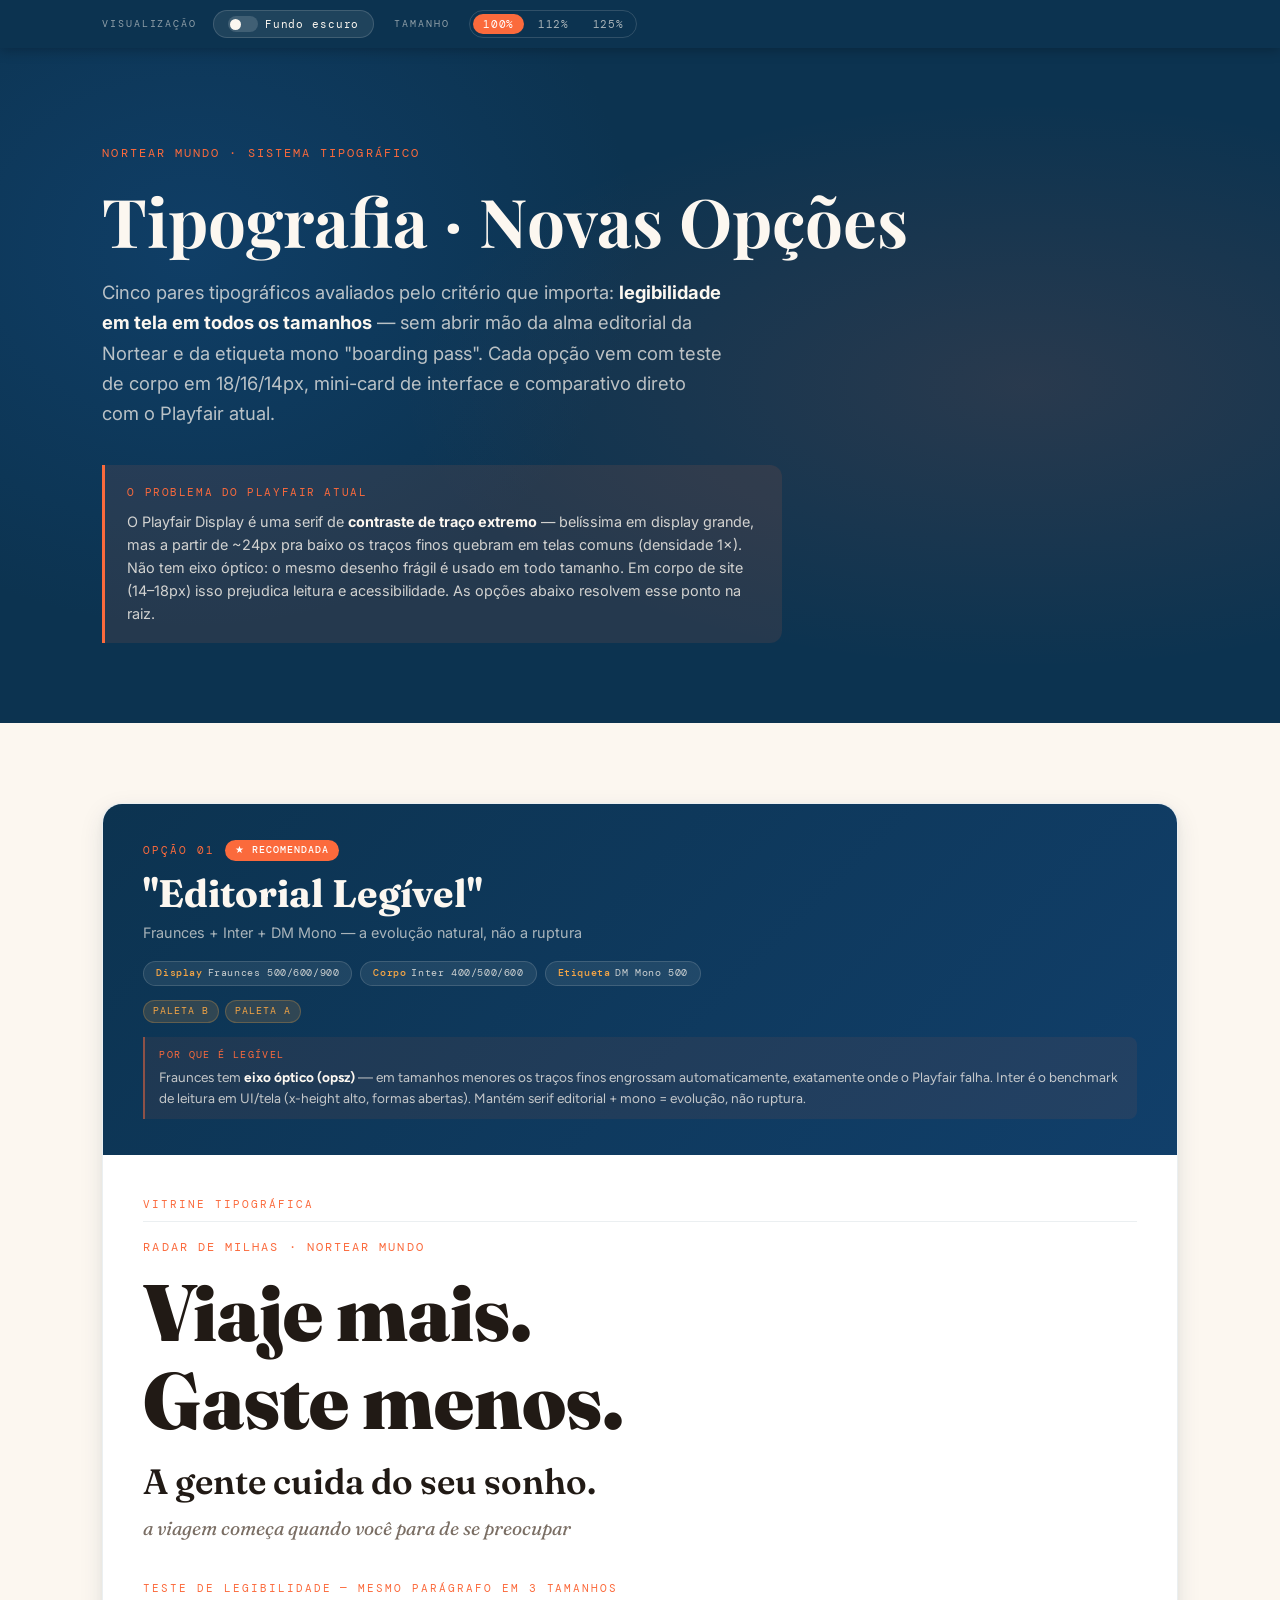
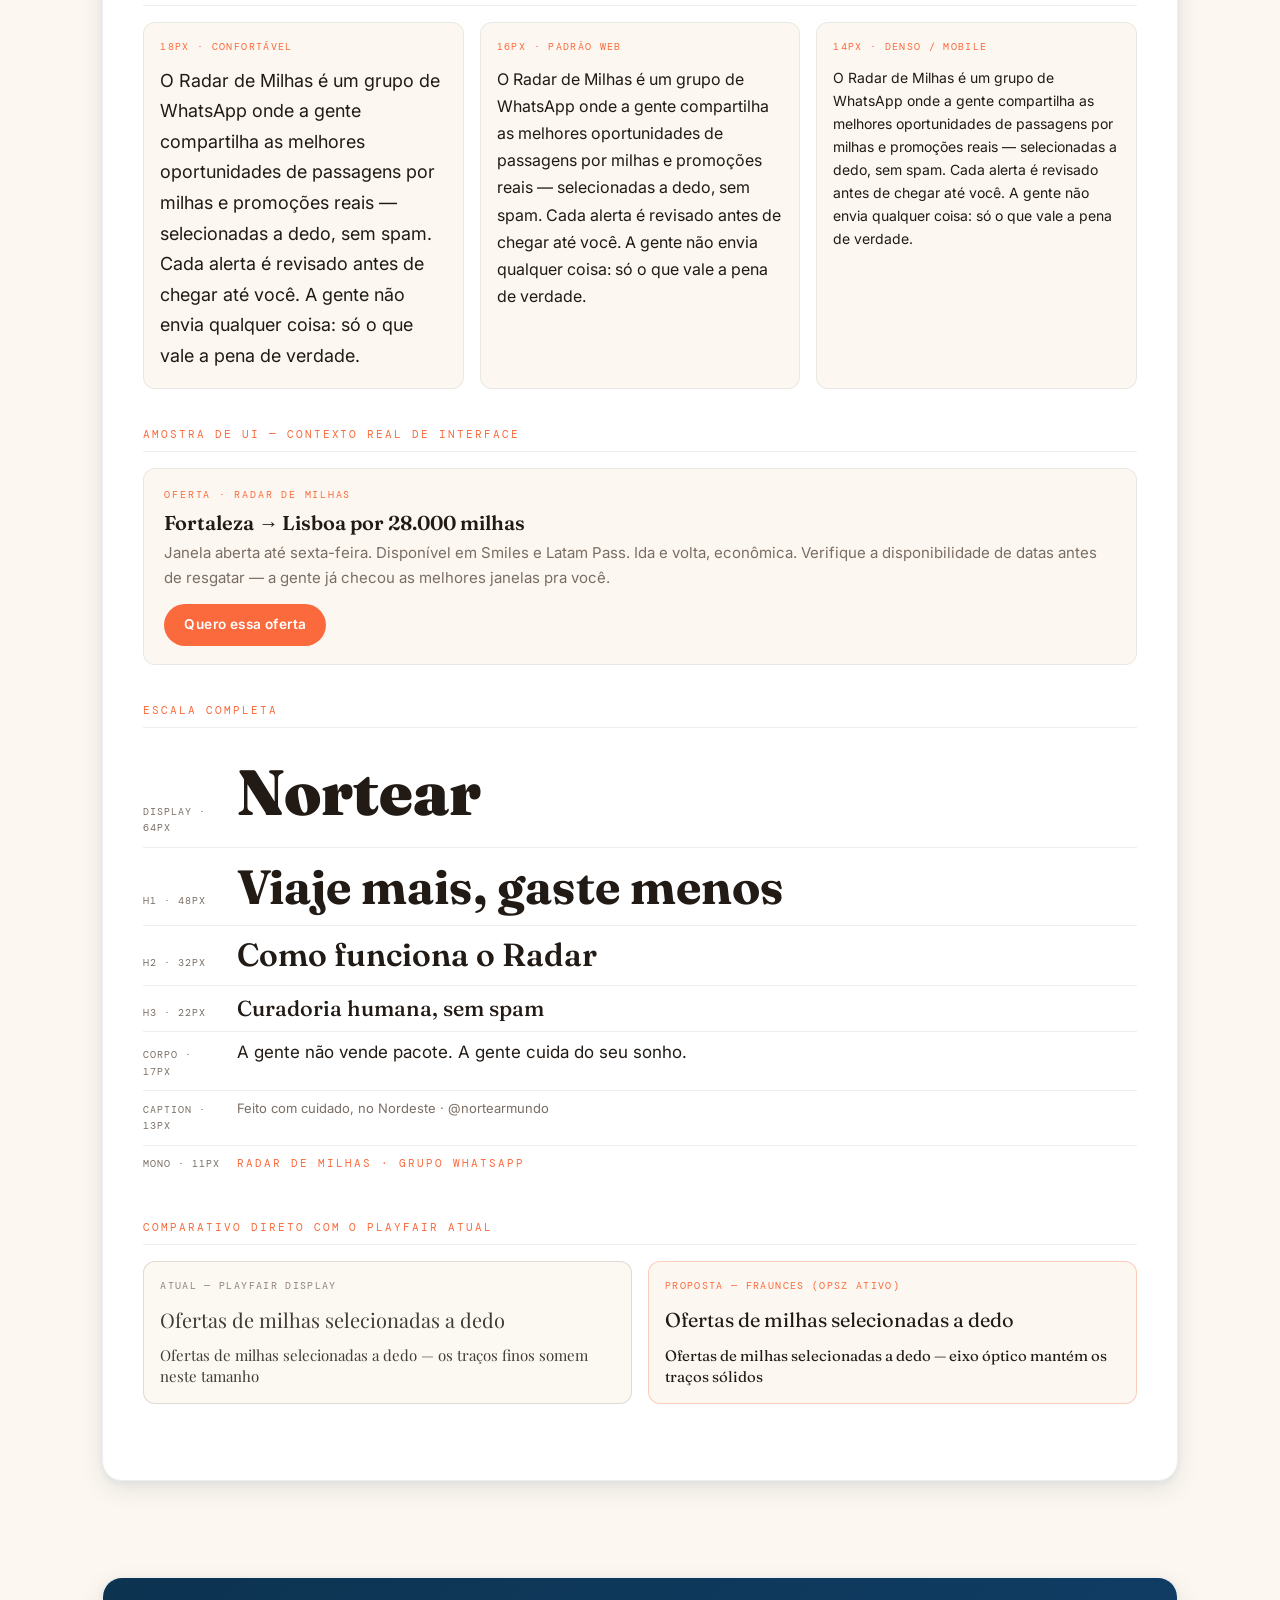
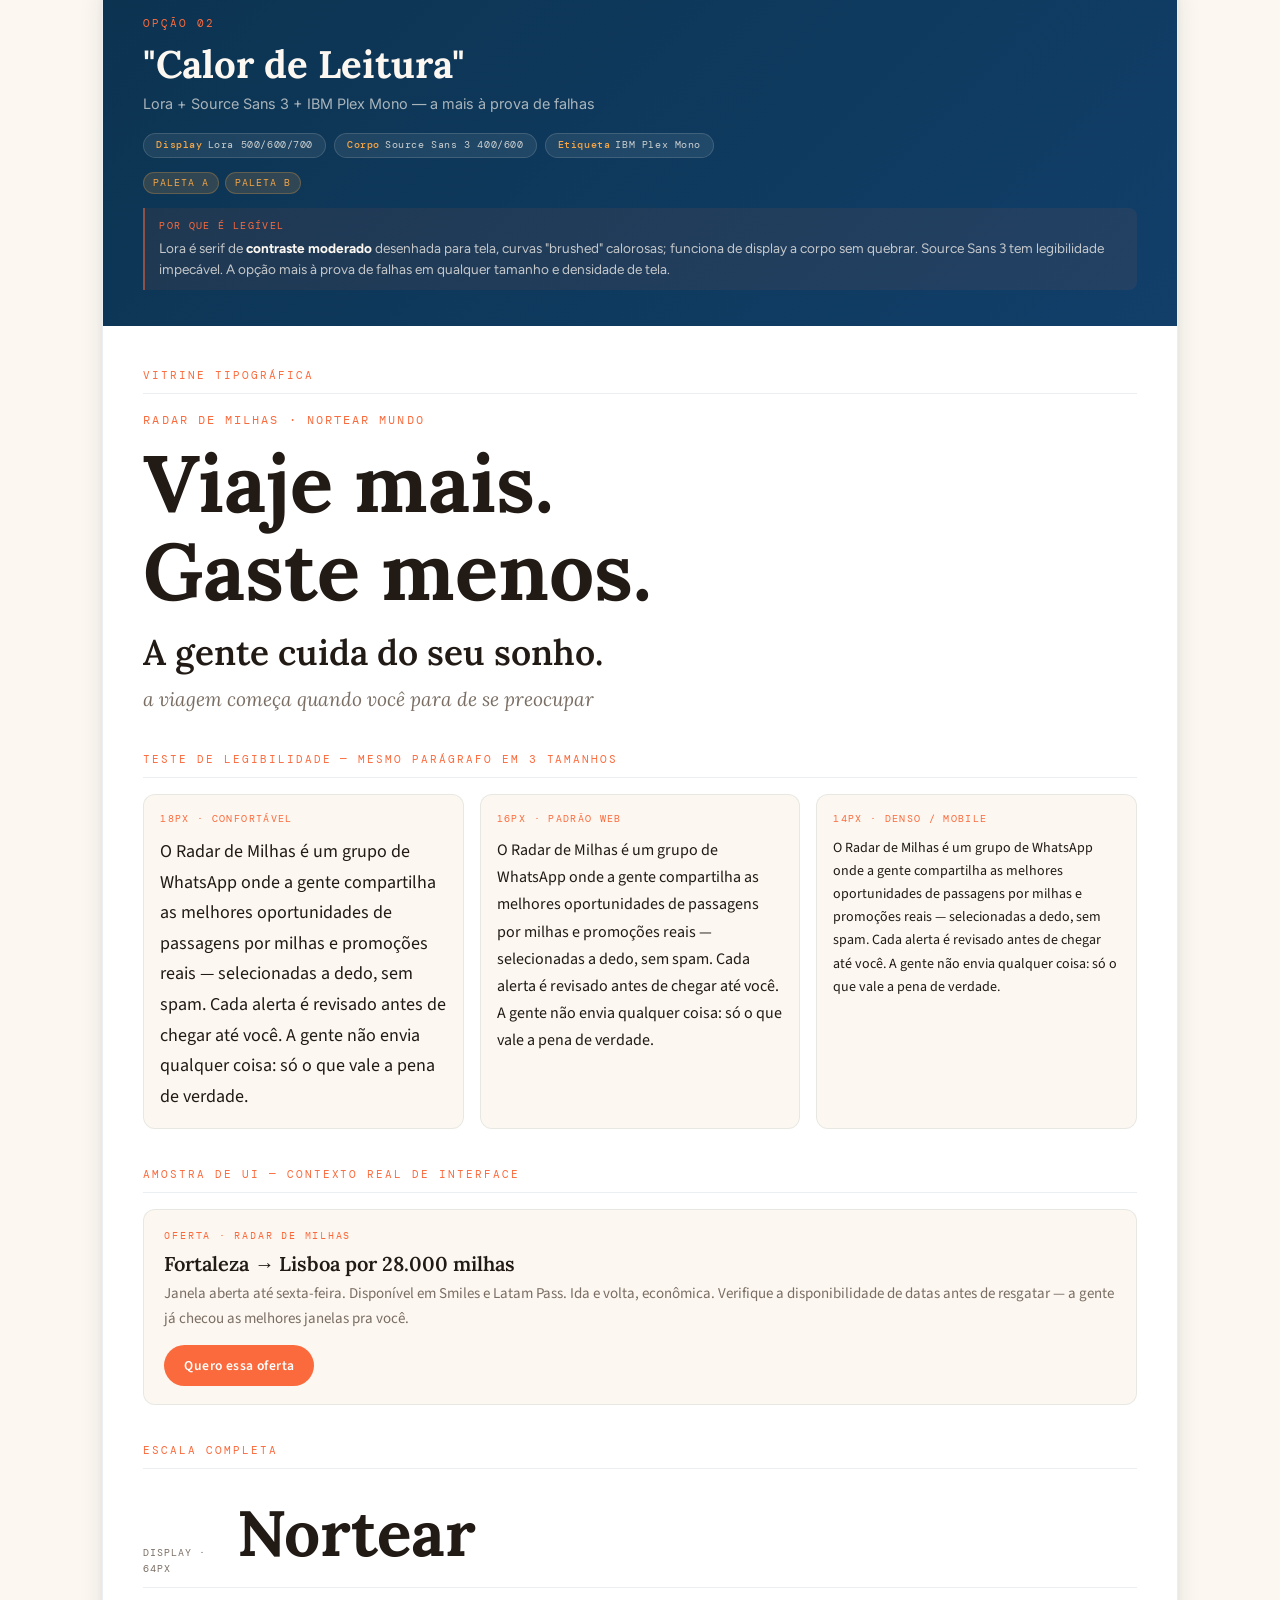
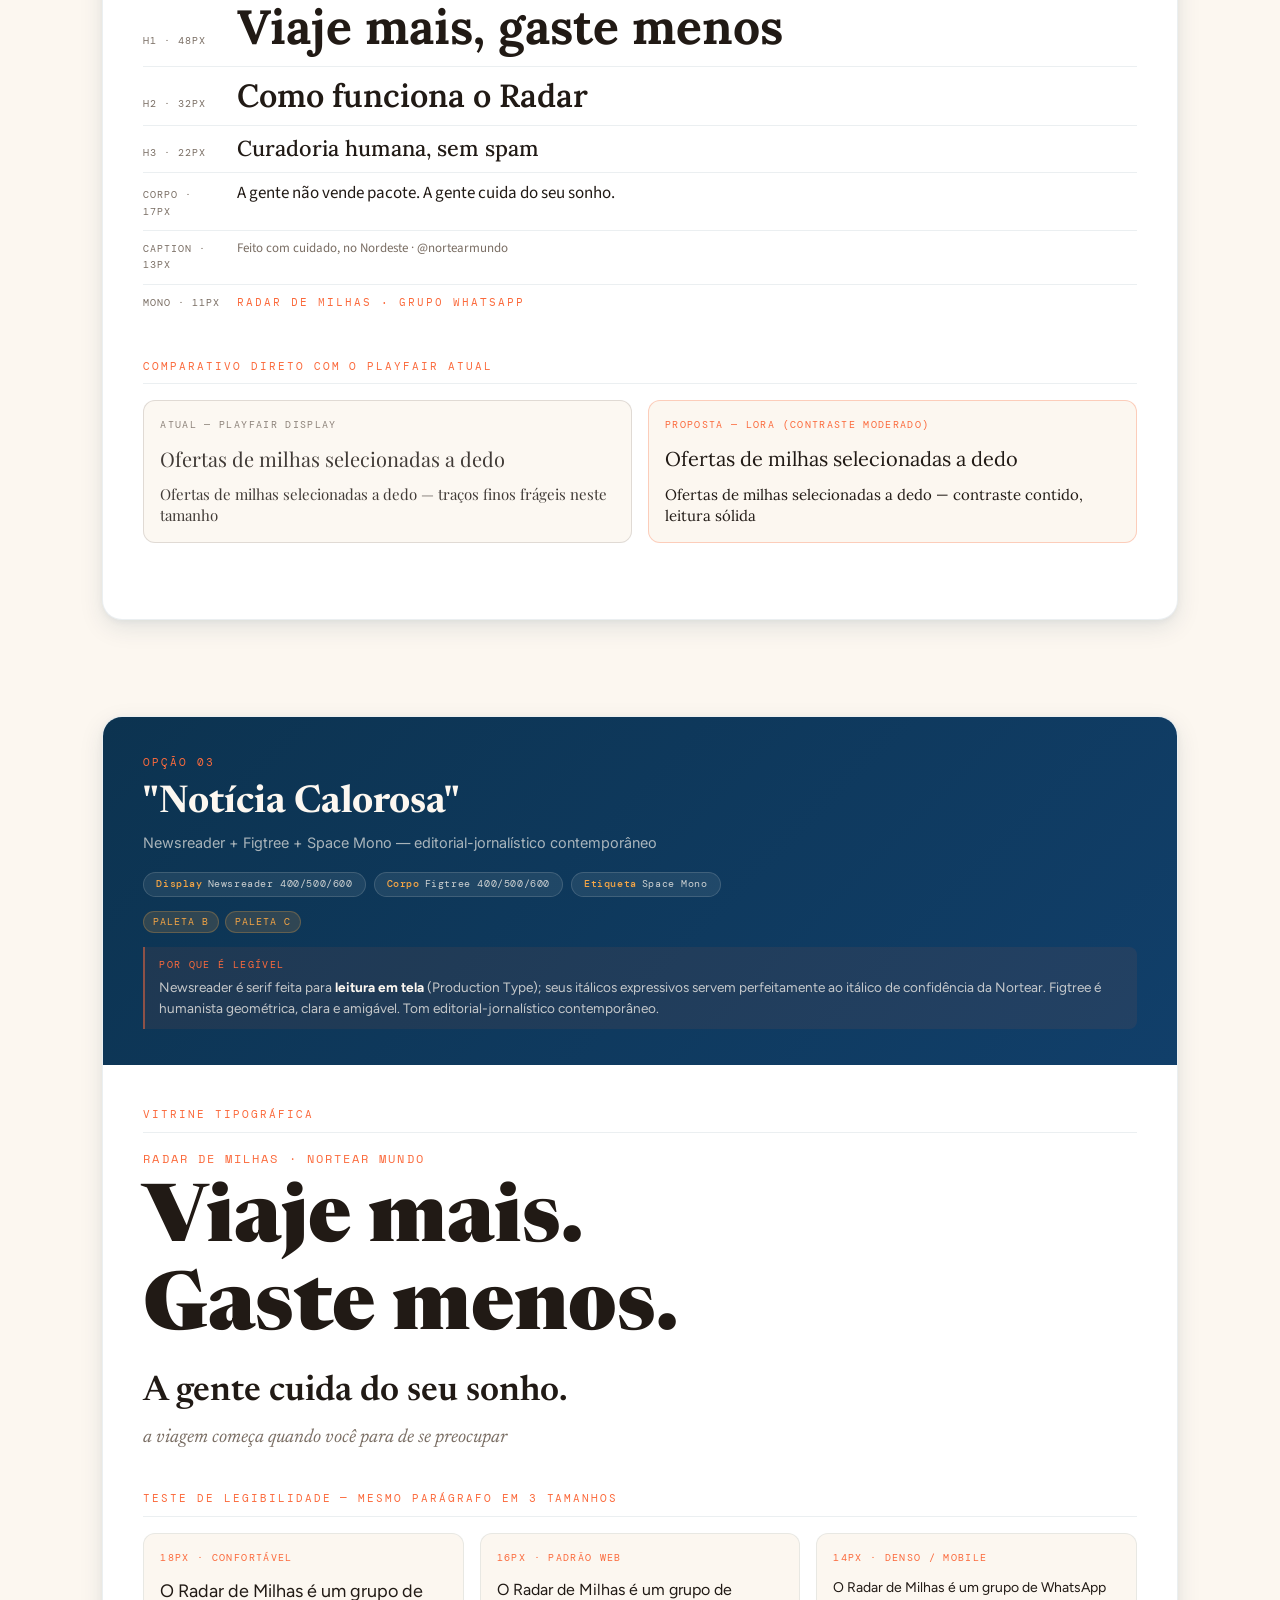
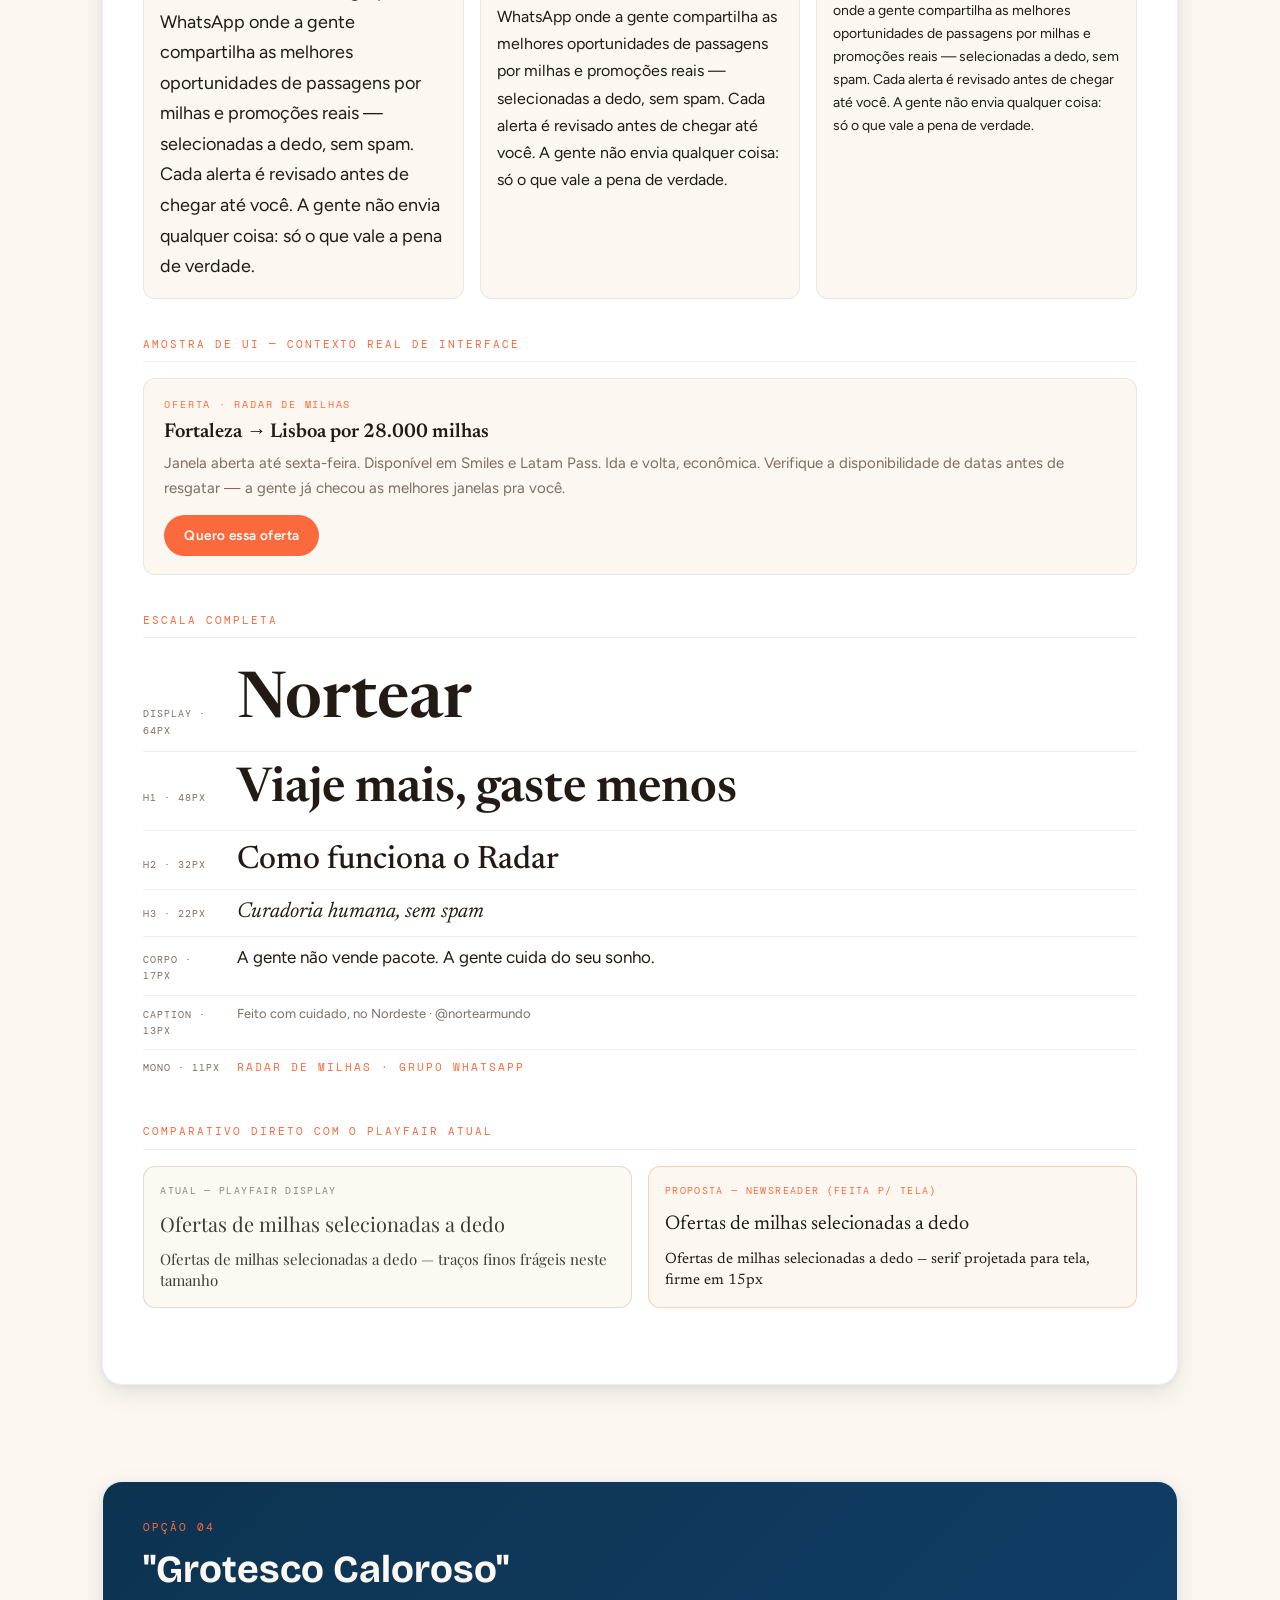
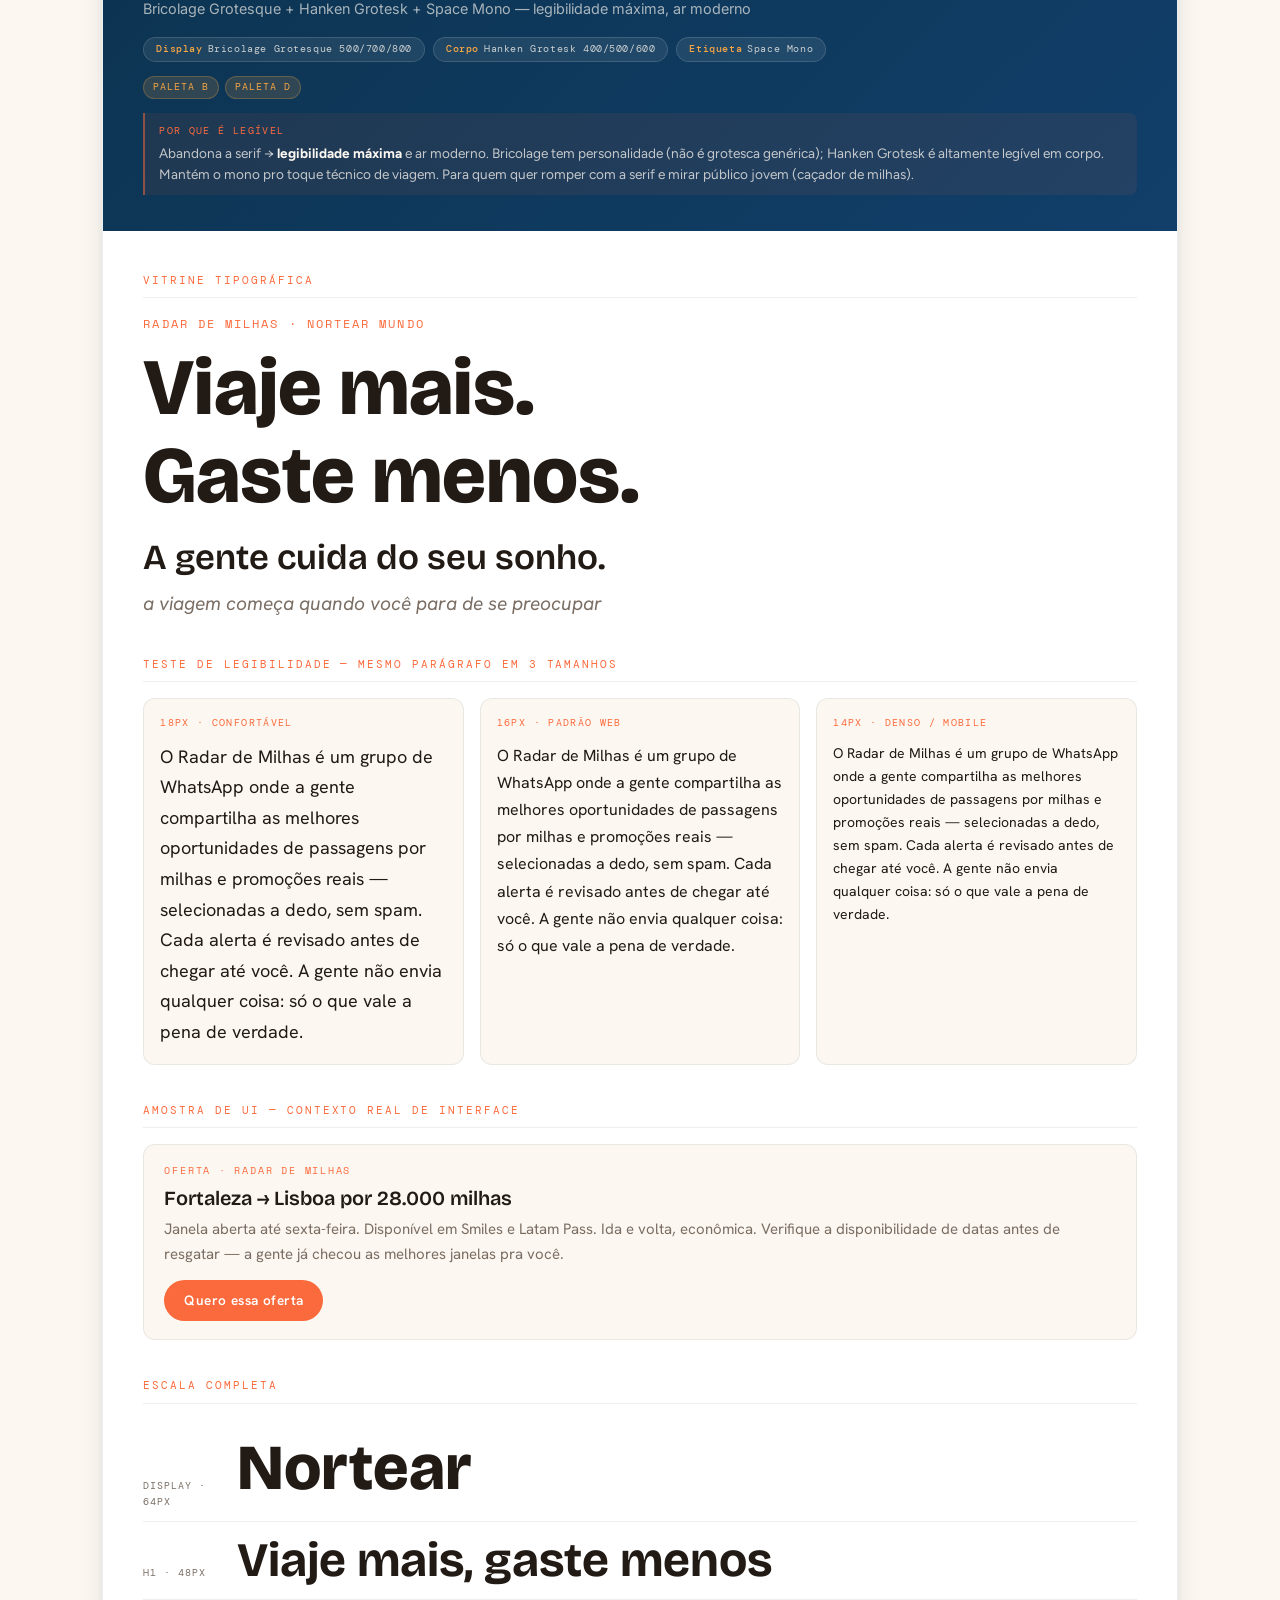
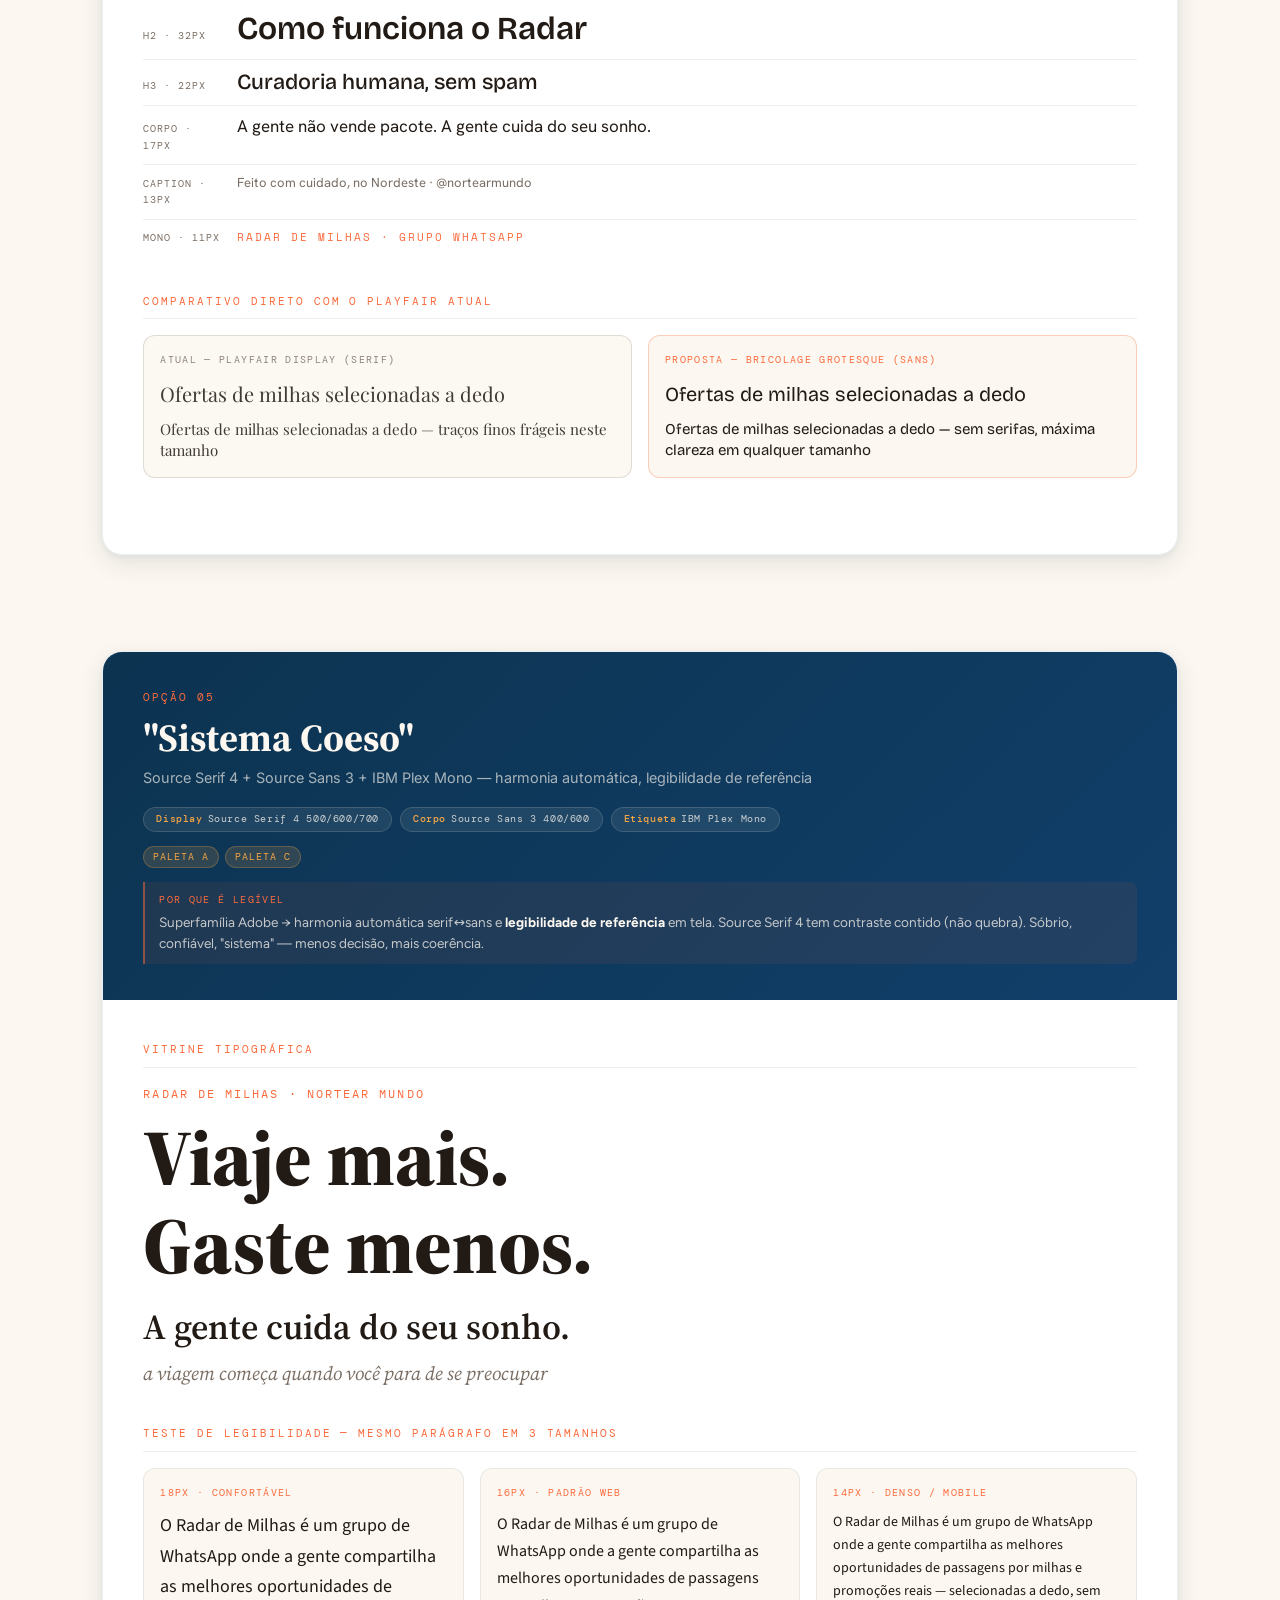
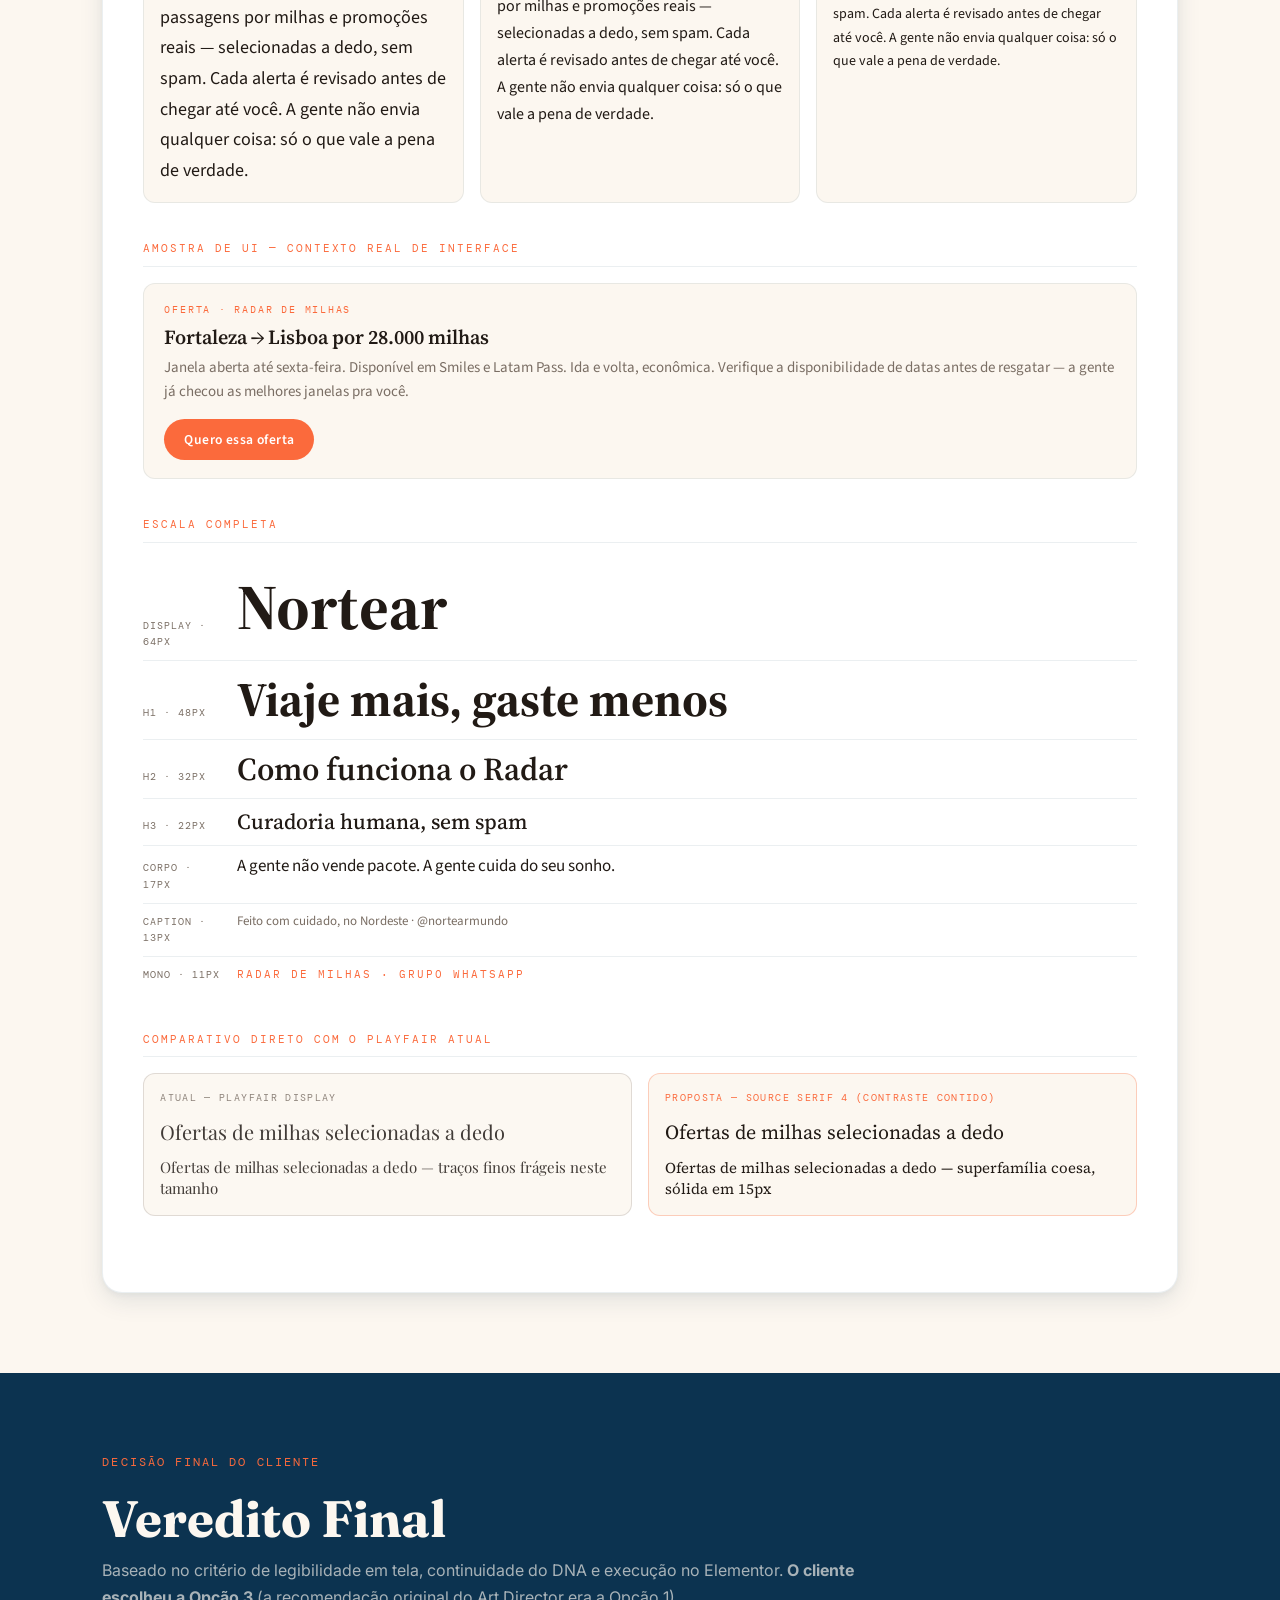
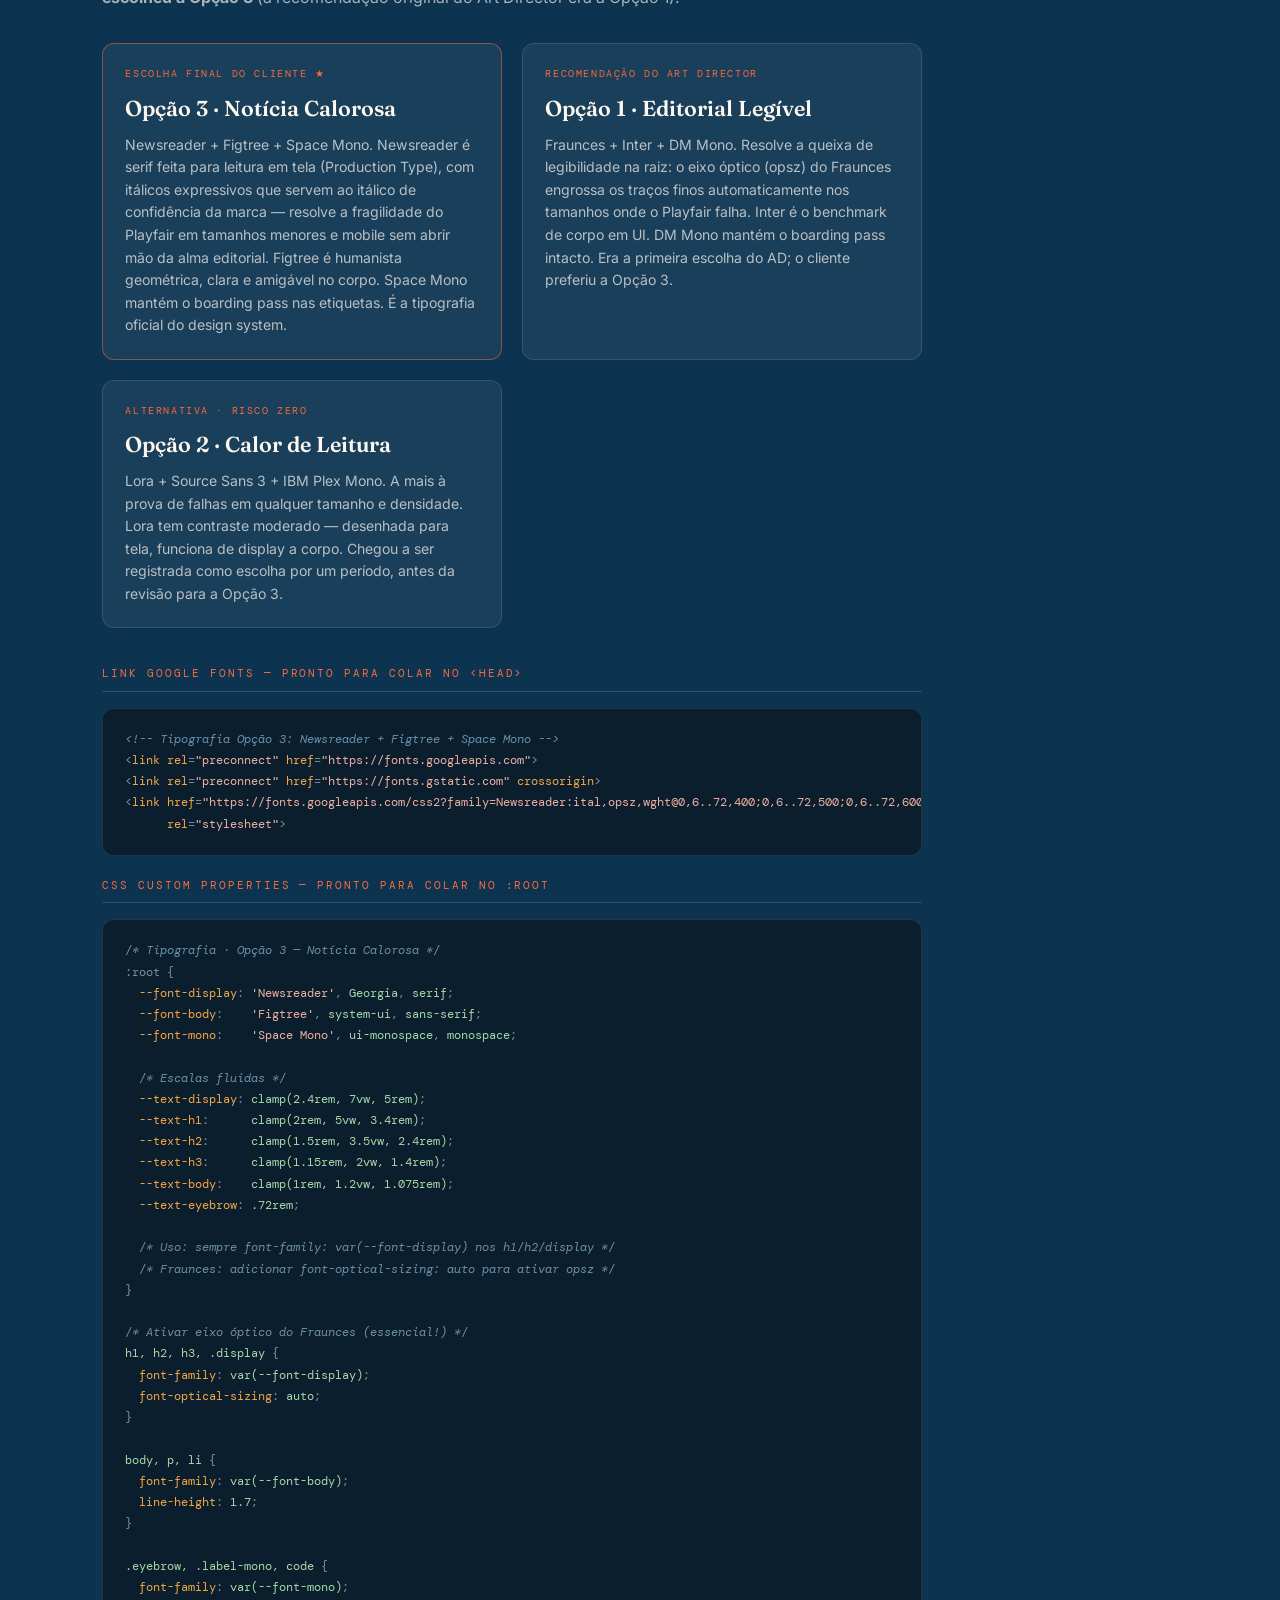
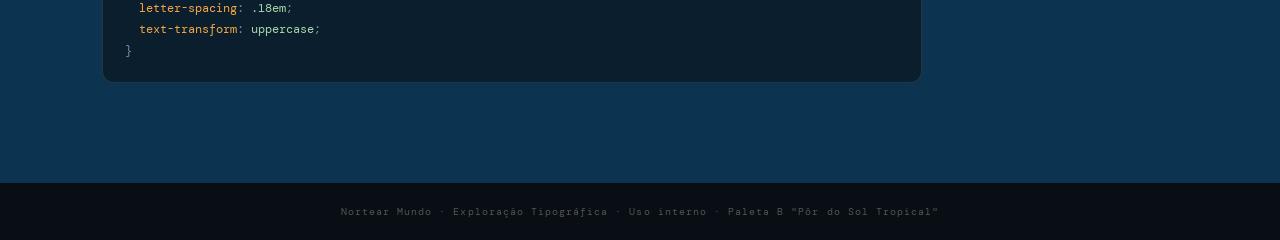
<file: identidade-visual/tipografia-opcoes.html>
<!DOCTYPE html>
<html lang="pt-BR">
<head>
<meta charset="UTF-8">
<meta name="viewport" content="width=device-width, initial-scale=1.0">
<title>Tipografia · Novas Opções — Nortear Mundo</title>

<!-- Google Fonts: todas as famílias necessárias -->
<link rel="preconnect" href="https://fonts.googleapis.com">
<link rel="preconnect" href="https://fonts.gstatic.com" crossorigin>
<link href="https://fonts.googleapis.com/css2?family=Fraunces:ital,opsz,wght@0,9..144,300;0,9..144,500;0,9..144,600;0,9..144,700;0,9..144,900;1,9..144,400;1,9..144,500&family=Inter:wght@400;500;600&family=DM+Mono:ital,wght@0,400;0,500;1,400&family=Lora:ital,wght@0,400;0,500;0,600;0,700;1,400;1,500&family=Source+Sans+3:ital,wght@0,400;0,600;1,400&family=IBM+Plex+Mono:ital,wght@0,400;0,500;1,400&family=Newsreader:ital,opsz,wght@0,6..72,400;0,6..72,500;0,6..72,600;1,6..72,400;1,6..72,500&family=Figtree:ital,wght@0,400;0,500;0,600;1,400&family=Space+Mono:ital,wght@0,400;0,700;1,400&family=Bricolage+Grotesque:opsz,wght@12..96,400;12..96,500;12..96,700;12..96,800&family=Hanken+Grotesk:ital,wght@0,400;0,500;0,600;1,400&family=Source+Serif+4:ital,opsz,wght@0,8..60,400;0,8..60,500;0,8..60,600;0,8..60,700;1,8..60,400&family=Playfair+Display:ital,wght@0,400;0,700;0,900;1,400;1,700&display=swap" rel="stylesheet">

<style>
/* ===================================================
   TOKENS GLOBAIS — Paleta B "Pôr do Sol Tropical"
   =================================================== */
:root {
  /* Cores Paleta B */
  --c-primary:    #1A5FA8;
  --c-anchor:     #0C3350;
  --c-support:    #FBE9DD;
  --c-coral:      #FB6A3C;
  --c-amber:      #F6A645;
  --c-bg:         #FCF7F0;
  --c-text:       #211A15;
  --c-muted:      #7A6E64;

  /* Dark mode vars (sobrepostas pelo toggle) */
  --bg:           var(--c-bg);
  --text:         var(--c-text);
  --text-soft:    var(--c-muted);
  --card-bg:      #fff;
  --card-border:  rgba(12,51,80,.08);
  --shadow:       0 8px 24px rgba(12,51,80,.10), 0 2px 6px rgba(12,51,80,.05);
  --shadow-lg:    0 18px 48px rgba(12,51,80,.14), 0 4px 12px rgba(12,51,80,.06);

  /* Tipografia tokens */
  --font-display: 'Newsreader', Georgia, serif; /* chrome na fonte oficial; amostras sobrescrevem por painel */
  --font-body:    'Figtree', system-ui, sans-serif;
  --font-mono:    'Space Mono', ui-monospace, monospace;

  --text-display: clamp(2.4rem, 7vw, 5rem);
  --text-h1:      clamp(2rem, 5vw, 3.4rem);
  --text-h2:      clamp(1.5rem, 3.5vw, 2.2rem);
  --text-h3:      clamp(1.1rem, 2vw, 1.35rem);
  --text-body:    clamp(1rem, 1.2vw, 1.075rem);
  --text-caption: 0.8rem;
  --text-eyebrow: 0.72rem;

  --radius-sm: 8px;
  --radius-md: 12px;
  --radius-lg: 20px;
  --radius-pill: 999px;
  --space-section: clamp(56px, 9vw, 100px);
  --gutter: clamp(20px, 8%, 120px);
  --ease: cubic-bezier(.22,1,.36,1);

  /* Base size multiplier (acessibilidade) */
  --base-scale: 1;
}

/* ===== DARK MODE ===== */
html.dark {
  --bg:        #121016;
  --text:      #F0EBE4;
  --text-soft: #9E948C;
  --card-bg:   #1D1820;
  --card-border: rgba(251,234,221,.08);
  --shadow:    0 8px 24px rgba(0,0,0,.35), 0 2px 6px rgba(0,0,0,.2);
  --shadow-lg: 0 18px 48px rgba(0,0,0,.45), 0 4px 12px rgba(0,0,0,.25);
}

/* ===== RESET & BASE ===== */
*, *::before, *::after { box-sizing: border-box; margin: 0; padding: 0; }

html { scroll-behavior: smooth; }

body {
  background: var(--bg);
  color: var(--text);
  font-family: var(--font-body);
  font-size: calc(1rem * var(--base-scale));
  line-height: 1.7;
  transition: background .35s var(--ease), color .35s var(--ease);
  -webkit-font-smoothing: antialiased;
}

img { max-width: 100%; display: block; }

/* ===================================================
   STICKY CONTROLS
   =================================================== */
.controls-bar {
  position: sticky;
  top: 0;
  z-index: 100;
  background: var(--c-anchor);
  padding: 10px var(--gutter);
  display: flex;
  align-items: center;
  gap: 12px;
  flex-wrap: wrap;
  box-shadow: 0 2px 12px rgba(0,0,0,.25);
}

.controls-bar .cb-label {
  font-family: 'DM Mono', monospace;
  font-size: 0.65rem;
  letter-spacing: .18em;
  text-transform: uppercase;
  color: rgba(252,247,240,.55);
  margin-right: 4px;
}

.toggle-btn {
  display: inline-flex;
  align-items: center;
  gap: 7px;
  background: rgba(252,247,240,.08);
  border: 1px solid rgba(252,247,240,.15);
  border-radius: var(--radius-pill);
  padding: 5px 14px;
  font-family: 'DM Mono', monospace;
  font-size: 0.68rem;
  letter-spacing: .08em;
  color: #FCF7F0;
  cursor: pointer;
  transition: background .2s, border-color .2s;
}
.toggle-btn:hover { background: rgba(252,247,240,.16); border-color: rgba(252,247,240,.3); }
.toggle-btn:focus-visible { outline: 2px solid var(--c-coral); outline-offset: 2px; }

.toggle-btn .dot {
  width: 30px; height: 16px;
  background: rgba(255,255,255,.15);
  border-radius: 99px;
  position: relative;
  transition: background .25s;
  flex-shrink: 0;
}
.toggle-btn .dot::after {
  content:'';
  position: absolute;
  width: 11px; height: 11px;
  border-radius: 50%;
  background: #FCF7F0;
  top: 2.5px; left: 2.5px;
  transition: transform .25s var(--ease), background .25s;
}
.toggle-btn.active .dot { background: var(--c-coral); }
.toggle-btn.active .dot::after { transform: translateX(14px); }

.size-group {
  display: inline-flex;
  gap: 4px;
  border: 1px solid rgba(252,247,240,.15);
  border-radius: var(--radius-pill);
  padding: 3px;
  margin-left: 4px;
}
.size-btn {
  background: none;
  border: none;
  border-radius: var(--radius-pill);
  color: rgba(252,247,240,.65);
  font-family: 'DM Mono', monospace;
  font-size: 0.68rem;
  letter-spacing: .06em;
  padding: 3px 10px;
  cursor: pointer;
  transition: background .2s, color .2s;
}
.size-btn:hover { background: rgba(252,247,240,.1); color: #FCF7F0; }
.size-btn.active { background: var(--c-coral); color: #fff; }

/* ===================================================
   CABEÇALHO HERO
   =================================================== */
.hero {
  background: var(--c-anchor);
  padding: clamp(56px, 9vw, 96px) var(--gutter) clamp(48px, 7vw, 80px);
  position: relative;
  overflow: hidden;
}

.hero::before {
  content: '';
  position: absolute;
  inset: 0;
  background:
    radial-gradient(ellipse 70% 60% at 80% 50%, rgba(251,106,60,.12) 0%, transparent 70%),
    radial-gradient(ellipse 50% 80% at 15% 30%, rgba(26,95,168,.25) 0%, transparent 70%);
  pointer-events: none;
  animation: heroGlow 8s ease-in-out infinite alternate;
}

@keyframes heroGlow {
  from { opacity: .7; }
  to   { opacity: 1; }
}

.hero-inner { position: relative; max-width: 820px; }

.eyebrow {
  font-family: 'DM Mono', monospace;
  font-size: var(--text-eyebrow);
  letter-spacing: .18em;
  text-transform: uppercase;
  color: var(--c-coral);
  display: block;
  margin-bottom: 18px;
}

.hero-title {
  font-family: 'Playfair Display', Georgia, serif;
  font-size: clamp(2.4rem, 6vw, 4.2rem);
  font-weight: 700;
  color: #FCF7F0;
  line-height: 1.15;
  margin-bottom: 18px;
}

.hero-sub {
  font-family: 'Inter', system-ui, sans-serif;
  font-size: clamp(1rem, 1.5vw, 1.15rem);
  color: rgba(252,247,240,.72);
  max-width: 620px;
  line-height: 1.65;
  margin-bottom: 36px;
}

/* problema do Playfair */
.playfair-problem {
  background: rgba(251,106,60,.1);
  border-left: 3px solid var(--c-coral);
  border-radius: 0 var(--radius-md) var(--radius-md) 0;
  padding: 18px 22px;
  max-width: 680px;
}
.playfair-problem .pp-title {
  font-family: 'DM Mono', monospace;
  font-size: 0.7rem;
  letter-spacing: .14em;
  text-transform: uppercase;
  color: var(--c-coral);
  margin-bottom: 8px;
}
.playfair-problem p {
  font-family: 'Inter', system-ui, sans-serif;
  font-size: 0.9rem;
  color: rgba(252,247,240,.8);
  line-height: 1.6;
}
.playfair-problem strong { color: #FCF7F0; }

/* ===================================================
   LAYOUT GERAL DOS PAINÉIS
   =================================================== */
.panels-section {
  padding: clamp(48px, 7vw, 80px) var(--gutter);
  display: flex;
  flex-direction: column;
  gap: clamp(56px, 8vw, 96px);
}

/* ===================================================
   CARD DE OPÇÃO
   =================================================== */
.option-card {
  background: var(--card-bg);
  border: 1px solid var(--card-border);
  border-radius: var(--radius-lg);
  overflow: hidden;
  box-shadow: var(--shadow);
  transition: box-shadow .3s var(--ease), transform .3s var(--ease);
}
.option-card:hover { box-shadow: var(--shadow-lg); transform: translateY(-3px); }

/* Cabeçalho do painel */
.option-head {
  background: linear-gradient(135deg, var(--c-anchor) 0%, #113f6a 100%);
  padding: clamp(24px, 4vw, 36px) clamp(24px, 4vw, 40px);
  color: #FCF7F0;
}

.option-num-row {
  display: flex;
  align-items: center;
  gap: 10px;
  margin-bottom: 10px;
  flex-wrap: wrap;
}

.option-num {
  font-family: 'DM Mono', monospace;
  font-size: 0.68rem;
  letter-spacing: .18em;
  text-transform: uppercase;
  color: var(--c-coral);
}

.badge-rec {
  background: var(--c-coral);
  color: #fff;
  font-family: 'DM Mono', monospace;
  font-size: 0.62rem;
  letter-spacing: .1em;
  text-transform: uppercase;
  padding: 2px 10px;
  border-radius: var(--radius-pill);
  font-weight: 500;
}

.option-name {
  font-family: 'Fraunces', Georgia, serif; /* sobrescrito por painel via classe */
  font-size: clamp(1.6rem, 3.5vw, 2.4rem);
  font-weight: 700;
  line-height: 1.15;
  margin-bottom: 6px;
  color: #FCF7F0;
}

/* each panel overrides .option-name font */
.op1 .option-name { font-family: 'Fraunces', Georgia, serif; }
.op2 .option-name { font-family: 'Lora', Georgia, serif; }
.op3 .option-name { font-family: 'Newsreader', Georgia, serif; }
.op4 .option-name { font-family: 'Bricolage Grotesque', system-ui, sans-serif; }
.op5 .option-name { font-family: 'Source Serif 4', Georgia, serif; }

.option-tagline {
  font-family: 'Inter', system-ui, sans-serif;
  font-size: 0.9rem;
  color: rgba(252,247,240,.65);
  margin-bottom: 16px;
}

.font-meta {
  display: flex;
  flex-wrap: wrap;
  gap: 8px;
  margin-bottom: 14px;
}

.meta-pill {
  display: inline-flex;
  align-items: center;
  gap: 5px;
  background: rgba(252,247,240,.08);
  border: 1px solid rgba(252,247,240,.14);
  border-radius: var(--radius-pill);
  padding: 3px 12px;
  font-family: 'DM Mono', monospace;
  font-size: 0.62rem;
  letter-spacing: .06em;
  color: rgba(252,247,240,.78);
}
.meta-pill .role {
  color: var(--c-amber);
  font-weight: 500;
}

.affinity-chips { display: flex; gap: 6px; flex-wrap: wrap; margin-bottom: 14px; }
.chip {
  background: rgba(246,166,69,.15);
  border: 1px solid rgba(246,166,69,.25);
  color: var(--c-amber);
  font-family: 'DM Mono', monospace;
  font-size: 0.6rem;
  letter-spacing: .1em;
  text-transform: uppercase;
  padding: 2px 9px;
  border-radius: var(--radius-pill);
}

.legibility-note {
  background: rgba(251,106,60,.08);
  border-left: 2px solid rgba(251,106,60,.5);
  border-radius: 0 var(--radius-sm) var(--radius-sm) 0;
  padding: 10px 14px;
  margin-top: 12px;
}
.legibility-note .ln-label {
  font-family: 'DM Mono', monospace;
  font-size: 0.6rem;
  letter-spacing: .14em;
  text-transform: uppercase;
  color: var(--c-coral);
  margin-bottom: 4px;
}
.legibility-note p {
  font-size: 0.85rem;
  color: rgba(252,247,240,.75);
  line-height: 1.55;
}

/* Body dos painéis */
.option-body { padding: clamp(24px, 4vw, 40px); }

/* ===================================================
   VITRINE
   =================================================== */
.vitrine { margin-bottom: 40px; }

.vitrine-eyebrow {
  font-size: var(--text-eyebrow);
  letter-spacing: .18em;
  text-transform: uppercase;
  color: var(--c-coral);
  margin-bottom: 10px;
  display: block;
}

.vitrine-display {
  font-size: var(--text-display);
  font-weight: 900;
  line-height: 1.1;
  color: var(--text);
  margin-bottom: 16px;
}

.vitrine-h2 {
  font-size: var(--text-h2);
  font-weight: 600;
  color: var(--text);
  margin-bottom: 10px;
  line-height: 1.25;
}

.vitrine-italic {
  font-size: clamp(1.05rem, 1.8vw, 1.2rem);
  font-style: italic;
  color: var(--text-soft);
  line-height: 1.5;
  max-width: 480px;
}

/* per-panel font application on vitrine */
.op1 .vitrine-display,
.op1 .vitrine-h2,
.op1 .vitrine-italic {
  font-family: 'Fraunces', Georgia, serif;
}
.op1 .vitrine-eyebrow { font-family: 'DM Mono', monospace; }

.op2 .vitrine-display,
.op2 .vitrine-h2,
.op2 .vitrine-italic {
  font-family: 'Lora', Georgia, serif;
}
.op2 .vitrine-eyebrow { font-family: 'IBM Plex Mono', monospace; }

.op3 .vitrine-display,
.op3 .vitrine-h2,
.op3 .vitrine-italic {
  font-family: 'Newsreader', Georgia, serif;
}
.op3 .vitrine-eyebrow { font-family: 'Space Mono', monospace; }

.op4 .vitrine-display,
.op4 .vitrine-h2 {
  font-family: 'Bricolage Grotesque', system-ui, sans-serif;
}
.op4 .vitrine-italic { font-family: 'Hanken Grotesk', system-ui, sans-serif; font-style: italic; }
.op4 .vitrine-eyebrow { font-family: 'Space Mono', monospace; }

.op5 .vitrine-display,
.op5 .vitrine-h2,
.op5 .vitrine-italic {
  font-family: 'Source Serif 4', Georgia, serif;
}
.op5 .vitrine-eyebrow { font-family: 'IBM Plex Mono', monospace; }

/* ===================================================
   SEÇÃO DE TESTE DE LEGIBILIDADE
   =================================================== */
.section-label {
  font-family: 'DM Mono', monospace;
  font-size: 0.68rem;
  letter-spacing: .18em;
  text-transform: uppercase;
  color: var(--c-coral);
  display: block;
  margin-bottom: 16px;
  padding-bottom: 8px;
  border-bottom: 1px solid var(--card-border);
}

/* Grade de 3 tamanhos */
.size-grid {
  display: grid;
  grid-template-columns: repeat(3, 1fr);
  gap: 16px;
  margin-bottom: 32px;
}
@media (max-width: 680px) {
  .size-grid { grid-template-columns: 1fr; }
}

.size-col {
  background: var(--bg);
  border: 1px solid var(--card-border);
  border-radius: var(--radius-md);
  padding: 16px;
}

.size-col-label {
  font-family: 'DM Mono', monospace;
  font-size: 0.6rem;
  letter-spacing: .14em;
  text-transform: uppercase;
  color: var(--c-coral);
  margin-bottom: 10px;
  display: block;
}

.body-18 { font-size: 18px; line-height: 1.7; color: var(--text); }
.body-16 { font-size: 16px; line-height: 1.7; color: var(--text); }
.body-14 { font-size: 14px; line-height: 1.65; color: var(--text); }

/* corpo com a fonte certa por painel */
.op1 .body-18, .op1 .body-16, .op1 .body-14 { font-family: 'Inter', system-ui, sans-serif; }
.op2 .body-18, .op2 .body-16, .op2 .body-14 { font-family: 'Source Sans 3', system-ui, sans-serif; }
.op3 .body-18, .op3 .body-16, .op3 .body-14 { font-family: 'Figtree', system-ui, sans-serif; }
.op4 .body-18, .op4 .body-16, .op4 .body-14 { font-family: 'Hanken Grotesk', system-ui, sans-serif; }
.op5 .body-18, .op5 .body-16, .op5 .body-14 { font-family: 'Source Sans 3', system-ui, sans-serif; }

/* Mini-card UI */
.ui-card {
  background: var(--bg);
  border: 1px solid var(--card-border);
  border-radius: var(--radius-md);
  overflow: hidden;
  margin-bottom: 32px;
}

.ui-card-inner { padding: 18px 20px; }

.ui-card-mono {
  font-size: 0.62rem;
  letter-spacing: .18em;
  text-transform: uppercase;
  color: var(--c-coral);
  margin-bottom: 6px;
  display: block;
}

.op1 .ui-card-mono { font-family: 'DM Mono', monospace; }
.op2 .ui-card-mono { font-family: 'IBM Plex Mono', monospace; }
.op3 .ui-card-mono { font-family: 'Space Mono', monospace; }
.op4 .ui-card-mono { font-family: 'Space Mono', monospace; }
.op5 .ui-card-mono { font-family: 'IBM Plex Mono', monospace; }

.ui-card-title {
  font-size: 1.25rem;
  font-weight: 600;
  color: var(--text);
  margin-bottom: 6px;
  line-height: 1.25;
}

.op1 .ui-card-title { font-family: 'Fraunces', Georgia, serif; }
.op2 .ui-card-title { font-family: 'Lora', Georgia, serif; }
.op3 .ui-card-title { font-family: 'Newsreader', Georgia, serif; }
.op4 .ui-card-title { font-family: 'Bricolage Grotesque', sans-serif; }
.op5 .ui-card-title { font-family: 'Source Serif 4', Georgia, serif; }

.ui-card-body {
  font-size: 15px;
  line-height: 1.65;
  color: var(--text-soft);
  margin-bottom: 14px;
}

.op1 .ui-card-body { font-family: 'Inter', system-ui, sans-serif; }
.op2 .ui-card-body { font-family: 'Source Sans 3', system-ui, sans-serif; }
.op3 .ui-card-body { font-family: 'Figtree', system-ui, sans-serif; }
.op4 .ui-card-body { font-family: 'Hanken Grotesk', system-ui, sans-serif; }
.op5 .ui-card-body { font-family: 'Source Sans 3', system-ui, sans-serif; }

.ui-cta-btn {
  display: inline-block;
  background: var(--c-coral);
  color: #fff;
  font-size: 0.85rem;
  font-weight: 600;
  letter-spacing: .03em;
  padding: 9px 20px;
  border-radius: var(--radius-pill);
  text-decoration: none;
  transition: background .2s, transform .2s;
}
.ui-cta-btn:hover { background: #e85728; transform: scale(1.03); }

.op1 .ui-cta-btn { font-family: 'Inter', sans-serif; }
.op2 .ui-cta-btn { font-family: 'Source Sans 3', sans-serif; }
.op3 .ui-cta-btn { font-family: 'Figtree', sans-serif; }
.op4 .ui-cta-btn { font-family: 'Hanken Grotesk', sans-serif; }
.op5 .ui-cta-btn { font-family: 'Source Sans 3', sans-serif; }

/* Escala tipográfica */
.type-scale { margin-bottom: 32px; }

.scale-row {
  display: flex;
  align-items: baseline;
  gap: 14px;
  padding: 10px 0;
  border-bottom: 1px solid var(--card-border);
}
.scale-row:last-child { border-bottom: none; }

.scale-label {
  font-family: 'DM Mono', monospace;
  font-size: 0.6rem;
  letter-spacing: .1em;
  text-transform: uppercase;
  color: var(--text-soft);
  width: 80px;
  flex-shrink: 0;
}

.scale-sample { color: var(--text); line-height: 1.2; }

/* Comparativo Playfair */
.compare-grid {
  display: grid;
  grid-template-columns: 1fr 1fr;
  gap: 16px;
}
@media (max-width: 560px) {
  .compare-grid { grid-template-columns: 1fr; }
}

.compare-col {
  border: 1px solid var(--card-border);
  border-radius: var(--radius-md);
  padding: 16px;
  background: var(--bg);
}

.compare-col-label {
  font-family: 'DM Mono', monospace;
  font-size: 0.6rem;
  letter-spacing: .14em;
  text-transform: uppercase;
  margin-bottom: 12px;
  display: block;
}
.compare-col-label.atual { color: var(--text-soft); }
.compare-col-label.nova  { color: var(--c-coral); }

.compare-20 { font-size: 20px; line-height: 1.3; color: var(--text); margin-bottom: 12px; }
.compare-15 { font-size: 15px; line-height: 1.4; color: var(--text); }

.compare-col.playfair .compare-20,
.compare-col.playfair .compare-15 {
  font-family: 'Playfair Display', Georgia, serif;
}

/* proposta: font aplicada via painel */
.op1 .compare-col.proposta .compare-20,
.op1 .compare-col.proposta .compare-15 { font-family: 'Fraunces', Georgia, serif; }

.op2 .compare-col.proposta .compare-20,
.op2 .compare-col.proposta .compare-15 { font-family: 'Lora', Georgia, serif; }

.op3 .compare-col.proposta .compare-20,
.op3 .compare-col.proposta .compare-15 { font-family: 'Newsreader', Georgia, serif; }

.op4 .compare-col.proposta .compare-20,
.op4 .compare-col.proposta .compare-15 { font-family: 'Bricolage Grotesque', sans-serif; }

.op5 .compare-col.proposta .compare-20,
.op5 .compare-col.proposta .compare-15 { font-family: 'Source Serif 4', Georgia, serif; }

/* dica visual de contraste (peso Playfair em finos) */
.compare-col.playfair {
  border-color: rgba(122,110,100,.25);
  opacity: .85;
}
.compare-col.proposta {
  border-color: rgba(251,106,60,.3);
}

/* ===================================================
   SEPARADOR DE SEÇÃO DENTRO DO PAINEL
   =================================================== */
.panel-section { margin-bottom: 36px; }

/* ===================================================
   VEREDITO FINAL
   =================================================== */
.verdict {
  background: var(--c-anchor);
  padding: clamp(48px, 7vw, 80px) var(--gutter);
  color: #FCF7F0;
}

.verdict-inner { max-width: 820px; }

.verdict-title {
  font-family: 'Fraunces', Georgia, serif;
  font-size: clamp(2rem, 5vw, 3.2rem);
  font-weight: 700;
  color: #FCF7F0;
  margin-bottom: 8px;
  line-height: 1.15;
}

.verdict-sub {
  font-family: 'Inter', sans-serif;
  font-size: 1rem;
  color: rgba(252,247,240,.65);
  margin-bottom: 32px;
}

.verdict-cards { display: grid; grid-template-columns: 1fr 1fr; gap: 20px; margin-bottom: 36px; }
@media (max-width: 620px) { .verdict-cards { grid-template-columns: 1fr; } }

.verdict-card {
  background: rgba(252,247,240,.06);
  border: 1px solid rgba(252,247,240,.12);
  border-radius: var(--radius-md);
  padding: 22px;
}

.verdict-card.primary { border-color: rgba(251,106,60,.5); }

.vc-label {
  font-family: 'DM Mono', monospace;
  font-size: 0.62rem;
  letter-spacing: .16em;
  text-transform: uppercase;
  color: var(--c-coral);
  margin-bottom: 8px;
  display: block;
}

.vc-name {
  font-family: 'Fraunces', Georgia, serif;
  font-size: 1.35rem;
  font-weight: 600;
  color: #FCF7F0;
  margin-bottom: 6px;
}

.vc-body {
  font-family: 'Inter', sans-serif;
  font-size: 0.88rem;
  color: rgba(252,247,240,.7);
  line-height: 1.6;
}

/* Snippet CSS */
.code-block {
  background: #0a1e2e;
  border: 1px solid rgba(252,247,240,.1);
  border-radius: var(--radius-md);
  padding: 20px 22px;
  overflow-x: auto;
  margin-bottom: 20px;
}

.code-block pre {
  font-family: 'DM Mono', monospace;
  font-size: 0.78rem;
  line-height: 1.7;
  color: #c8d8e8;
  white-space: pre;
}

.code-block .tok-comment { color: #6b8fa8; font-style: italic; }
.code-block .tok-prop    { color: #F6A645; }
.code-block .tok-value   { color: #a8d8a8; }
.code-block .tok-string  { color: #f0b0a0; }
.code-block .tok-punct   { color: #8090a0; }

/* ===================================================
   SCROLL REVEAL
   =================================================== */
.reveal {
  opacity: 0;
  transform: translateY(28px);
  transition: opacity .65s var(--ease), transform .65s var(--ease);
}
.reveal.visible { opacity: 1; transform: translateY(0); }

@media (prefers-reduced-motion: reduce) {
  .reveal { opacity: 1; transform: none; transition: none; }
}

/* ===================================================
   RESPONSIVO
   =================================================== */
@media (max-width: 768px) {
  .option-head { padding: 22px 20px; }
  .option-body { padding: 20px; }
}

/* ===================================================
   FOOTER PEQUENO
   =================================================== */
.footer-bar {
  background: #090e14;
  text-align: center;
  padding: 20px var(--gutter);
  font-family: 'DM Mono', monospace;
  font-size: 0.65rem;
  letter-spacing: .1em;
  color: rgba(252,247,240,.3);
}

/* ===================================================
   ESCALA: base-scale aplicada ao body de teste
   =================================================== */
body.scale-112 { font-size: calc(1rem * 1.12); }
body.scale-125 { font-size: calc(1rem * 1.25); }
</style>
</head>

<body>

<!-- ===== STICKY CONTROLS ===== -->
<nav class="controls-bar" role="navigation" aria-label="Controles de visualização">
  <span class="cb-label">Visualização</span>

  <button class="toggle-btn" id="toggleDark" aria-pressed="false" aria-label="Alternar fundo escuro">
    <span class="dot" aria-hidden="true"></span>
    Fundo escuro
  </button>

  <span class="cb-label" style="margin-left:8px">Tamanho</span>
  <div class="size-group" role="group" aria-label="Tamanho da fonte">
    <button class="size-btn active" data-scale="1" aria-pressed="true">100%</button>
    <button class="size-btn" data-scale="1.12" aria-pressed="false">112%</button>
    <button class="size-btn" data-scale="1.25" aria-pressed="false">125%</button>
  </div>
</nav>

<!-- ===== HERO ===== -->
<header class="hero" role="banner">
  <div class="hero-inner">
    <span class="eyebrow">Nortear Mundo · Sistema Tipográfico</span>
    <h1 class="hero-title">Tipografia · Novas Opções</h1>
    <p class="hero-sub">
      Cinco pares tipográficos avaliados pelo critério que importa: <strong style="color:#FCF7F0">legibilidade em tela em todos os tamanhos</strong> — sem abrir mão da alma editorial da Nortear e da etiqueta mono "boarding pass". Cada opção vem com teste de corpo em 18/16/14px, mini-card de interface e comparativo direto com o Playfair atual.
    </p>
    <div class="playfair-problem">
      <div class="pp-title">O problema do Playfair atual</div>
      <p>
        O Playfair Display é uma serif de <strong>contraste de traço extremo</strong> — belíssima em display grande, mas a partir de ~24px pra baixo os traços finos quebram em telas comuns (densidade 1×). Não tem eixo óptico: o mesmo desenho frágil é usado em todo tamanho. Em corpo de site (14–18px) isso prejudica leitura e acessibilidade. As opções abaixo resolvem esse ponto na raiz.
      </p>
    </div>
  </div>
</header>

<!-- ===== PAINÉIS ===== -->
<main class="panels-section">

  <!-- ============================================================
       OPÇÃO 1 — Editorial Legível · Fraunces + Inter + DM Mono ★
       ============================================================ -->
  <article class="option-card op1 reveal" aria-label="Opção 1: Editorial Legível">
    <div class="option-head">
      <div class="option-num-row">
        <span class="option-num">Opção 01</span>
        <span class="badge-rec">★ Recomendada</span>
      </div>
      <h2 class="option-name">"Editorial Legível"</h2>
      <p class="option-tagline">Fraunces + Inter + DM Mono — a evolução natural, não a ruptura</p>
      <div class="font-meta">
        <span class="meta-pill"><span class="role">Display</span> Fraunces 500/600/900</span>
        <span class="meta-pill"><span class="role">Corpo</span> Inter 400/500/600</span>
        <span class="meta-pill"><span class="role">Etiqueta</span> DM Mono 500</span>
      </div>
      <div class="affinity-chips">
        <span class="chip">Paleta B</span>
        <span class="chip">Paleta A</span>
      </div>
      <div class="legibility-note">
        <div class="ln-label">Por que é legível</div>
        <p>Fraunces tem <strong style="color:#FCF7F0">eixo óptico (opsz)</strong> — em tamanhos menores os traços finos engrossam automaticamente, exatamente onde o Playfair falha. Inter é o benchmark de leitura em UI/tela (x-height alto, formas abertas). Mantém serif editorial + mono = evolução, não ruptura.</p>
      </div>
    </div>

    <div class="option-body">

      <!-- Vitrine -->
      <div class="vitrine panel-section">
        <span class="section-label">Vitrine tipográfica</span>
        <span class="vitrine-eyebrow">Radar de Milhas · Nortear Mundo</span>
        <p class="vitrine-display">Viaje mais.<br>Gaste menos.</p>
        <h3 class="vitrine-h2">A gente cuida do seu sonho.</h3>
        <p class="vitrine-italic">a viagem começa quando você para de se preocupar</p>
      </div>

      <!-- Teste de legibilidade -->
      <div class="panel-section">
        <span class="section-label">Teste de legibilidade — mesmo parágrafo em 3 tamanhos</span>
        <div class="size-grid">
          <div class="size-col">
            <span class="size-col-label">18px · confortável</span>
            <p class="body-18">O Radar de Milhas é um grupo de WhatsApp onde a gente compartilha as melhores oportunidades de passagens por milhas e promoções reais — selecionadas a dedo, sem spam. Cada alerta é revisado antes de chegar até você. A gente não envia qualquer coisa: só o que vale a pena de verdade.</p>
          </div>
          <div class="size-col">
            <span class="size-col-label">16px · padrão web</span>
            <p class="body-16">O Radar de Milhas é um grupo de WhatsApp onde a gente compartilha as melhores oportunidades de passagens por milhas e promoções reais — selecionadas a dedo, sem spam. Cada alerta é revisado antes de chegar até você. A gente não envia qualquer coisa: só o que vale a pena de verdade.</p>
          </div>
          <div class="size-col">
            <span class="size-col-label">14px · denso / mobile</span>
            <p class="body-14">O Radar de Milhas é um grupo de WhatsApp onde a gente compartilha as melhores oportunidades de passagens por milhas e promoções reais — selecionadas a dedo, sem spam. Cada alerta é revisado antes de chegar até você. A gente não envia qualquer coisa: só o que vale a pena de verdade.</p>
          </div>
        </div>
      </div>

      <!-- Mini-card UI -->
      <div class="panel-section">
        <span class="section-label">Amostra de UI — contexto real de interface</span>
        <div class="ui-card">
          <div class="ui-card-inner">
            <span class="ui-card-mono">Oferta · Radar de Milhas</span>
            <h4 class="ui-card-title">Fortaleza → Lisboa por 28.000 milhas</h4>
            <p class="ui-card-body">Janela aberta até sexta-feira. Disponível em Smiles e Latam Pass. Ida e volta, econômica. Verifique a disponibilidade de datas antes de resgatar — a gente já checou as melhores janelas pra você.</p>
            <a href="#" class="ui-cta-btn" aria-label="Entrar no grupo Radar de Milhas">Quero essa oferta</a>
          </div>
        </div>
      </div>

      <!-- Escala tipográfica -->
      <div class="panel-section">
        <span class="section-label">Escala completa</span>
        <div class="type-scale">
          <div class="scale-row">
            <span class="scale-label">Display · 64px</span>
            <span class="scale-sample" style="font-family:'Fraunces',serif;font-size:clamp(2.2rem,5vw,4rem);font-weight:900">Nortear</span>
          </div>
          <div class="scale-row">
            <span class="scale-label">H1 · 48px</span>
            <span class="scale-sample" style="font-family:'Fraunces',serif;font-size:clamp(1.8rem,4vw,3rem);font-weight:700">Viaje mais, gaste menos</span>
          </div>
          <div class="scale-row">
            <span class="scale-label">H2 · 32px</span>
            <span class="scale-sample" style="font-family:'Fraunces',serif;font-size:clamp(1.4rem,3vw,2rem);font-weight:600">Como funciona o Radar</span>
          </div>
          <div class="scale-row">
            <span class="scale-label">H3 · 22px</span>
            <span class="scale-sample" style="font-family:'Fraunces',serif;font-size:clamp(1.1rem,2vw,1.35rem);font-weight:500">Curadoria humana, sem spam</span>
          </div>
          <div class="scale-row">
            <span class="scale-label">Corpo · 17px</span>
            <span class="scale-sample" style="font-family:'Inter',sans-serif;font-size:17px;font-weight:400">A gente não vende pacote. A gente cuida do seu sonho.</span>
          </div>
          <div class="scale-row">
            <span class="scale-label">Caption · 13px</span>
            <span class="scale-sample" style="font-family:'Inter',sans-serif;font-size:13px;color:var(--text-soft)">Feito com cuidado, no Nordeste · @nortearmundo</span>
          </div>
          <div class="scale-row">
            <span class="scale-label">Mono · 11px</span>
            <span class="scale-sample" style="font-family:'DM Mono',monospace;font-size:11px;letter-spacing:.18em;text-transform:uppercase;color:var(--c-coral)">Radar de Milhas · Grupo WhatsApp</span>
          </div>
        </div>
      </div>

      <!-- Comparativo -->
      <div class="panel-section">
        <span class="section-label">Comparativo direto com o Playfair atual</span>
        <div class="compare-grid">
          <div class="compare-col playfair">
            <span class="compare-col-label atual">Atual — Playfair Display</span>
            <p class="compare-20">Ofertas de milhas selecionadas a dedo</p>
            <p class="compare-15">Ofertas de milhas selecionadas a dedo — os traços finos somem neste tamanho</p>
          </div>
          <div class="compare-col proposta">
            <span class="compare-col-label nova">Proposta — Fraunces (opsz ativo)</span>
            <p class="compare-20">Ofertas de milhas selecionadas a dedo</p>
            <p class="compare-15">Ofertas de milhas selecionadas a dedo — eixo óptico mantém os traços sólidos</p>
          </div>
        </div>
      </div>

    </div>
  </article>

  <!-- ============================================================
       OPÇÃO 2 — Calor de Leitura · Lora + Source Sans 3 + IBM Plex Mono
       ============================================================ -->
  <article class="option-card op2 reveal" aria-label="Opção 2: Calor de Leitura">
    <div class="option-head">
      <div class="option-num-row">
        <span class="option-num">Opção 02</span>
      </div>
      <h2 class="option-name">"Calor de Leitura"</h2>
      <p class="option-tagline">Lora + Source Sans 3 + IBM Plex Mono — a mais à prova de falhas</p>
      <div class="font-meta">
        <span class="meta-pill"><span class="role">Display</span> Lora 500/600/700</span>
        <span class="meta-pill"><span class="role">Corpo</span> Source Sans 3 400/600</span>
        <span class="meta-pill"><span class="role">Etiqueta</span> IBM Plex Mono</span>
      </div>
      <div class="affinity-chips">
        <span class="chip">Paleta A</span>
        <span class="chip">Paleta B</span>
      </div>
      <div class="legibility-note">
        <div class="ln-label">Por que é legível</div>
        <p>Lora é serif de <strong style="color:#FCF7F0">contraste moderado</strong> desenhada para tela, curvas "brushed" calorosas; funciona de display a corpo sem quebrar. Source Sans 3 tem legibilidade impecável. A opção mais à prova de falhas em qualquer tamanho e densidade de tela.</p>
      </div>
    </div>

    <div class="option-body">
      <div class="vitrine panel-section">
        <span class="section-label">Vitrine tipográfica</span>
        <span class="vitrine-eyebrow">Radar de Milhas · Nortear Mundo</span>
        <p class="vitrine-display">Viaje mais.<br>Gaste menos.</p>
        <h3 class="vitrine-h2">A gente cuida do seu sonho.</h3>
        <p class="vitrine-italic">a viagem começa quando você para de se preocupar</p>
      </div>

      <div class="panel-section">
        <span class="section-label">Teste de legibilidade — mesmo parágrafo em 3 tamanhos</span>
        <div class="size-grid">
          <div class="size-col">
            <span class="size-col-label">18px · confortável</span>
            <p class="body-18">O Radar de Milhas é um grupo de WhatsApp onde a gente compartilha as melhores oportunidades de passagens por milhas e promoções reais — selecionadas a dedo, sem spam. Cada alerta é revisado antes de chegar até você. A gente não envia qualquer coisa: só o que vale a pena de verdade.</p>
          </div>
          <div class="size-col">
            <span class="size-col-label">16px · padrão web</span>
            <p class="body-16">O Radar de Milhas é um grupo de WhatsApp onde a gente compartilha as melhores oportunidades de passagens por milhas e promoções reais — selecionadas a dedo, sem spam. Cada alerta é revisado antes de chegar até você. A gente não envia qualquer coisa: só o que vale a pena de verdade.</p>
          </div>
          <div class="size-col">
            <span class="size-col-label">14px · denso / mobile</span>
            <p class="body-14">O Radar de Milhas é um grupo de WhatsApp onde a gente compartilha as melhores oportunidades de passagens por milhas e promoções reais — selecionadas a dedo, sem spam. Cada alerta é revisado antes de chegar até você. A gente não envia qualquer coisa: só o que vale a pena de verdade.</p>
          </div>
        </div>
      </div>

      <div class="panel-section">
        <span class="section-label">Amostra de UI — contexto real de interface</span>
        <div class="ui-card">
          <div class="ui-card-inner">
            <span class="ui-card-mono">Oferta · Radar de Milhas</span>
            <h4 class="ui-card-title">Fortaleza → Lisboa por 28.000 milhas</h4>
            <p class="ui-card-body">Janela aberta até sexta-feira. Disponível em Smiles e Latam Pass. Ida e volta, econômica. Verifique a disponibilidade de datas antes de resgatar — a gente já checou as melhores janelas pra você.</p>
            <a href="#" class="ui-cta-btn">Quero essa oferta</a>
          </div>
        </div>
      </div>

      <div class="panel-section">
        <span class="section-label">Escala completa</span>
        <div class="type-scale">
          <div class="scale-row">
            <span class="scale-label">Display · 64px</span>
            <span class="scale-sample" style="font-family:'Lora',serif;font-size:clamp(2.2rem,5vw,4rem);font-weight:700">Nortear</span>
          </div>
          <div class="scale-row">
            <span class="scale-label">H1 · 48px</span>
            <span class="scale-sample" style="font-family:'Lora',serif;font-size:clamp(1.8rem,4vw,3rem);font-weight:700">Viaje mais, gaste menos</span>
          </div>
          <div class="scale-row">
            <span class="scale-label">H2 · 32px</span>
            <span class="scale-sample" style="font-family:'Lora',serif;font-size:clamp(1.4rem,3vw,2rem);font-weight:600">Como funciona o Radar</span>
          </div>
          <div class="scale-row">
            <span class="scale-label">H3 · 22px</span>
            <span class="scale-sample" style="font-family:'Lora',serif;font-size:clamp(1.1rem,2vw,1.35rem);font-weight:500">Curadoria humana, sem spam</span>
          </div>
          <div class="scale-row">
            <span class="scale-label">Corpo · 17px</span>
            <span class="scale-sample" style="font-family:'Source Sans 3',sans-serif;font-size:17px;font-weight:400">A gente não vende pacote. A gente cuida do seu sonho.</span>
          </div>
          <div class="scale-row">
            <span class="scale-label">Caption · 13px</span>
            <span class="scale-sample" style="font-family:'Source Sans 3',sans-serif;font-size:13px;color:var(--text-soft)">Feito com cuidado, no Nordeste · @nortearmundo</span>
          </div>
          <div class="scale-row">
            <span class="scale-label">Mono · 11px</span>
            <span class="scale-sample" style="font-family:'IBM Plex Mono',monospace;font-size:11px;letter-spacing:.18em;text-transform:uppercase;color:var(--c-coral)">Radar de Milhas · Grupo WhatsApp</span>
          </div>
        </div>
      </div>

      <div class="panel-section">
        <span class="section-label">Comparativo direto com o Playfair atual</span>
        <div class="compare-grid">
          <div class="compare-col playfair">
            <span class="compare-col-label atual">Atual — Playfair Display</span>
            <p class="compare-20">Ofertas de milhas selecionadas a dedo</p>
            <p class="compare-15">Ofertas de milhas selecionadas a dedo — traços finos frágeis neste tamanho</p>
          </div>
          <div class="compare-col proposta">
            <span class="compare-col-label nova">Proposta — Lora (contraste moderado)</span>
            <p class="compare-20">Ofertas de milhas selecionadas a dedo</p>
            <p class="compare-15">Ofertas de milhas selecionadas a dedo — contraste contido, leitura sólida</p>
          </div>
        </div>
      </div>
    </div>
  </article>

  <!-- ============================================================
       OPÇÃO 3 — Notícia Calorosa · Newsreader + Figtree + Space Mono
       ============================================================ -->
  <article class="option-card op3 reveal" aria-label="Opção 3: Notícia Calorosa">
    <div class="option-head">
      <div class="option-num-row">
        <span class="option-num">Opção 03</span>
      </div>
      <h2 class="option-name">"Notícia Calorosa"</h2>
      <p class="option-tagline">Newsreader + Figtree + Space Mono — editorial-jornalístico contemporâneo</p>
      <div class="font-meta">
        <span class="meta-pill"><span class="role">Display</span> Newsreader 400/500/600</span>
        <span class="meta-pill"><span class="role">Corpo</span> Figtree 400/500/600</span>
        <span class="meta-pill"><span class="role">Etiqueta</span> Space Mono</span>
      </div>
      <div class="affinity-chips">
        <span class="chip">Paleta B</span>
        <span class="chip">Paleta C</span>
      </div>
      <div class="legibility-note">
        <div class="ln-label">Por que é legível</div>
        <p>Newsreader é serif feita para <strong style="color:#FCF7F0">leitura em tela</strong> (Production Type); seus itálicos expressivos servem perfeitamente ao itálico de confidência da Nortear. Figtree é humanista geométrica, clara e amigável. Tom editorial-jornalístico contemporâneo.</p>
      </div>
    </div>

    <div class="option-body">
      <div class="vitrine panel-section">
        <span class="section-label">Vitrine tipográfica</span>
        <span class="vitrine-eyebrow">Radar de Milhas · Nortear Mundo</span>
        <p class="vitrine-display">Viaje mais.<br>Gaste menos.</p>
        <h3 class="vitrine-h2">A gente cuida do seu sonho.</h3>
        <p class="vitrine-italic">a viagem começa quando você para de se preocupar</p>
      </div>

      <div class="panel-section">
        <span class="section-label">Teste de legibilidade — mesmo parágrafo em 3 tamanhos</span>
        <div class="size-grid">
          <div class="size-col">
            <span class="size-col-label">18px · confortável</span>
            <p class="body-18">O Radar de Milhas é um grupo de WhatsApp onde a gente compartilha as melhores oportunidades de passagens por milhas e promoções reais — selecionadas a dedo, sem spam. Cada alerta é revisado antes de chegar até você. A gente não envia qualquer coisa: só o que vale a pena de verdade.</p>
          </div>
          <div class="size-col">
            <span class="size-col-label">16px · padrão web</span>
            <p class="body-16">O Radar de Milhas é um grupo de WhatsApp onde a gente compartilha as melhores oportunidades de passagens por milhas e promoções reais — selecionadas a dedo, sem spam. Cada alerta é revisado antes de chegar até você. A gente não envia qualquer coisa: só o que vale a pena de verdade.</p>
          </div>
          <div class="size-col">
            <span class="size-col-label">14px · denso / mobile</span>
            <p class="body-14">O Radar de Milhas é um grupo de WhatsApp onde a gente compartilha as melhores oportunidades de passagens por milhas e promoções reais — selecionadas a dedo, sem spam. Cada alerta é revisado antes de chegar até você. A gente não envia qualquer coisa: só o que vale a pena de verdade.</p>
          </div>
        </div>
      </div>

      <div class="panel-section">
        <span class="section-label">Amostra de UI — contexto real de interface</span>
        <div class="ui-card">
          <div class="ui-card-inner">
            <span class="ui-card-mono">Oferta · Radar de Milhas</span>
            <h4 class="ui-card-title">Fortaleza → Lisboa por 28.000 milhas</h4>
            <p class="ui-card-body">Janela aberta até sexta-feira. Disponível em Smiles e Latam Pass. Ida e volta, econômica. Verifique a disponibilidade de datas antes de resgatar — a gente já checou as melhores janelas pra você.</p>
            <a href="#" class="ui-cta-btn">Quero essa oferta</a>
          </div>
        </div>
      </div>

      <div class="panel-section">
        <span class="section-label">Escala completa</span>
        <div class="type-scale">
          <div class="scale-row">
            <span class="scale-label">Display · 64px</span>
            <span class="scale-sample" style="font-family:'Newsreader',serif;font-size:clamp(2.2rem,5vw,4rem);font-weight:600">Nortear</span>
          </div>
          <div class="scale-row">
            <span class="scale-label">H1 · 48px</span>
            <span class="scale-sample" style="font-family:'Newsreader',serif;font-size:clamp(1.8rem,4vw,3rem);font-weight:600">Viaje mais, gaste menos</span>
          </div>
          <div class="scale-row">
            <span class="scale-label">H2 · 32px</span>
            <span class="scale-sample" style="font-family:'Newsreader',serif;font-size:clamp(1.4rem,3vw,2rem);font-weight:500">Como funciona o Radar</span>
          </div>
          <div class="scale-row">
            <span class="scale-label">H3 · 22px</span>
            <span class="scale-sample" style="font-family:'Newsreader',serif;font-size:clamp(1.1rem,2vw,1.35rem);font-weight:400;font-style:italic">Curadoria humana, sem spam</span>
          </div>
          <div class="scale-row">
            <span class="scale-label">Corpo · 17px</span>
            <span class="scale-sample" style="font-family:'Figtree',sans-serif;font-size:17px;font-weight:400">A gente não vende pacote. A gente cuida do seu sonho.</span>
          </div>
          <div class="scale-row">
            <span class="scale-label">Caption · 13px</span>
            <span class="scale-sample" style="font-family:'Figtree',sans-serif;font-size:13px;color:var(--text-soft)">Feito com cuidado, no Nordeste · @nortearmundo</span>
          </div>
          <div class="scale-row">
            <span class="scale-label">Mono · 11px</span>
            <span class="scale-sample" style="font-family:'Space Mono',monospace;font-size:11px;letter-spacing:.18em;text-transform:uppercase;color:var(--c-coral)">Radar de Milhas · Grupo WhatsApp</span>
          </div>
        </div>
      </div>

      <div class="panel-section">
        <span class="section-label">Comparativo direto com o Playfair atual</span>
        <div class="compare-grid">
          <div class="compare-col playfair">
            <span class="compare-col-label atual">Atual — Playfair Display</span>
            <p class="compare-20">Ofertas de milhas selecionadas a dedo</p>
            <p class="compare-15">Ofertas de milhas selecionadas a dedo — traços finos frágeis neste tamanho</p>
          </div>
          <div class="compare-col proposta">
            <span class="compare-col-label nova">Proposta — Newsreader (feita p/ tela)</span>
            <p class="compare-20">Ofertas de milhas selecionadas a dedo</p>
            <p class="compare-15">Ofertas de milhas selecionadas a dedo — serif projetada para tela, firme em 15px</p>
          </div>
        </div>
      </div>
    </div>
  </article>

  <!-- ============================================================
       OPÇÃO 4 — Grotesco Caloroso · Bricolage Grotesque + Hanken Grotesk + Space Mono
       ============================================================ -->
  <article class="option-card op4 reveal" aria-label="Opção 4: Grotesco Caloroso">
    <div class="option-head">
      <div class="option-num-row">
        <span class="option-num">Opção 04</span>
      </div>
      <h2 class="option-name">"Grotesco Caloroso"</h2>
      <p class="option-tagline">Bricolage Grotesque + Hanken Grotesk + Space Mono — legibilidade máxima, ar moderno</p>
      <div class="font-meta">
        <span class="meta-pill"><span class="role">Display</span> Bricolage Grotesque 500/700/800</span>
        <span class="meta-pill"><span class="role">Corpo</span> Hanken Grotesk 400/500/600</span>
        <span class="meta-pill"><span class="role">Etiqueta</span> Space Mono</span>
      </div>
      <div class="affinity-chips">
        <span class="chip">Paleta B</span>
        <span class="chip">Paleta D</span>
      </div>
      <div class="legibility-note">
        <div class="ln-label">Por que é legível</div>
        <p>Abandona a serif → <strong style="color:#FCF7F0">legibilidade máxima</strong> e ar moderno. Bricolage tem personalidade (não é grotesca genérica); Hanken Grotesk é altamente legível em corpo. Mantém o mono pro toque técnico de viagem. Para quem quer romper com a serif e mirar público jovem (caçador de milhas).</p>
      </div>
    </div>

    <div class="option-body">
      <div class="vitrine panel-section">
        <span class="section-label">Vitrine tipográfica</span>
        <span class="vitrine-eyebrow">Radar de Milhas · Nortear Mundo</span>
        <p class="vitrine-display">Viaje mais.<br>Gaste menos.</p>
        <h3 class="vitrine-h2">A gente cuida do seu sonho.</h3>
        <p class="vitrine-italic">a viagem começa quando você para de se preocupar</p>
      </div>

      <div class="panel-section">
        <span class="section-label">Teste de legibilidade — mesmo parágrafo em 3 tamanhos</span>
        <div class="size-grid">
          <div class="size-col">
            <span class="size-col-label">18px · confortável</span>
            <p class="body-18">O Radar de Milhas é um grupo de WhatsApp onde a gente compartilha as melhores oportunidades de passagens por milhas e promoções reais — selecionadas a dedo, sem spam. Cada alerta é revisado antes de chegar até você. A gente não envia qualquer coisa: só o que vale a pena de verdade.</p>
          </div>
          <div class="size-col">
            <span class="size-col-label">16px · padrão web</span>
            <p class="body-16">O Radar de Milhas é um grupo de WhatsApp onde a gente compartilha as melhores oportunidades de passagens por milhas e promoções reais — selecionadas a dedo, sem spam. Cada alerta é revisado antes de chegar até você. A gente não envia qualquer coisa: só o que vale a pena de verdade.</p>
          </div>
          <div class="size-col">
            <span class="size-col-label">14px · denso / mobile</span>
            <p class="body-14">O Radar de Milhas é um grupo de WhatsApp onde a gente compartilha as melhores oportunidades de passagens por milhas e promoções reais — selecionadas a dedo, sem spam. Cada alerta é revisado antes de chegar até você. A gente não envia qualquer coisa: só o que vale a pena de verdade.</p>
          </div>
        </div>
      </div>

      <div class="panel-section">
        <span class="section-label">Amostra de UI — contexto real de interface</span>
        <div class="ui-card">
          <div class="ui-card-inner">
            <span class="ui-card-mono">Oferta · Radar de Milhas</span>
            <h4 class="ui-card-title">Fortaleza → Lisboa por 28.000 milhas</h4>
            <p class="ui-card-body">Janela aberta até sexta-feira. Disponível em Smiles e Latam Pass. Ida e volta, econômica. Verifique a disponibilidade de datas antes de resgatar — a gente já checou as melhores janelas pra você.</p>
            <a href="#" class="ui-cta-btn">Quero essa oferta</a>
          </div>
        </div>
      </div>

      <div class="panel-section">
        <span class="section-label">Escala completa</span>
        <div class="type-scale">
          <div class="scale-row">
            <span class="scale-label">Display · 64px</span>
            <span class="scale-sample" style="font-family:'Bricolage Grotesque',sans-serif;font-size:clamp(2.2rem,5vw,4rem);font-weight:800">Nortear</span>
          </div>
          <div class="scale-row">
            <span class="scale-label">H1 · 48px</span>
            <span class="scale-sample" style="font-family:'Bricolage Grotesque',sans-serif;font-size:clamp(1.8rem,4vw,3rem);font-weight:700">Viaje mais, gaste menos</span>
          </div>
          <div class="scale-row">
            <span class="scale-label">H2 · 32px</span>
            <span class="scale-sample" style="font-family:'Bricolage Grotesque',sans-serif;font-size:clamp(1.4rem,3vw,2rem);font-weight:600">Como funciona o Radar</span>
          </div>
          <div class="scale-row">
            <span class="scale-label">H3 · 22px</span>
            <span class="scale-sample" style="font-family:'Bricolage Grotesque',sans-serif;font-size:clamp(1.1rem,2vw,1.35rem);font-weight:500">Curadoria humana, sem spam</span>
          </div>
          <div class="scale-row">
            <span class="scale-label">Corpo · 17px</span>
            <span class="scale-sample" style="font-family:'Hanken Grotesk',sans-serif;font-size:17px;font-weight:400">A gente não vende pacote. A gente cuida do seu sonho.</span>
          </div>
          <div class="scale-row">
            <span class="scale-label">Caption · 13px</span>
            <span class="scale-sample" style="font-family:'Hanken Grotesk',sans-serif;font-size:13px;color:var(--text-soft)">Feito com cuidado, no Nordeste · @nortearmundo</span>
          </div>
          <div class="scale-row">
            <span class="scale-label">Mono · 11px</span>
            <span class="scale-sample" style="font-family:'Space Mono',monospace;font-size:11px;letter-spacing:.18em;text-transform:uppercase;color:var(--c-coral)">Radar de Milhas · Grupo WhatsApp</span>
          </div>
        </div>
      </div>

      <div class="panel-section">
        <span class="section-label">Comparativo direto com o Playfair atual</span>
        <div class="compare-grid">
          <div class="compare-col playfair">
            <span class="compare-col-label atual">Atual — Playfair Display (serif)</span>
            <p class="compare-20">Ofertas de milhas selecionadas a dedo</p>
            <p class="compare-15">Ofertas de milhas selecionadas a dedo — traços finos frágeis neste tamanho</p>
          </div>
          <div class="compare-col proposta">
            <span class="compare-col-label nova">Proposta — Bricolage Grotesque (sans)</span>
            <p class="compare-20">Ofertas de milhas selecionadas a dedo</p>
            <p class="compare-15">Ofertas de milhas selecionadas a dedo — sem serifas, máxima clareza em qualquer tamanho</p>
          </div>
        </div>
      </div>
    </div>
  </article>

  <!-- ============================================================
       OPÇÃO 5 — Sistema Coeso · Source Serif 4 + Source Sans 3 + IBM Plex Mono
       ============================================================ -->
  <article class="option-card op5 reveal" aria-label="Opção 5: Sistema Coeso">
    <div class="option-head">
      <div class="option-num-row">
        <span class="option-num">Opção 05</span>
      </div>
      <h2 class="option-name">"Sistema Coeso"</h2>
      <p class="option-tagline">Source Serif 4 + Source Sans 3 + IBM Plex Mono — harmonia automática, legibilidade de referência</p>
      <div class="font-meta">
        <span class="meta-pill"><span class="role">Display</span> Source Serif 4 500/600/700</span>
        <span class="meta-pill"><span class="role">Corpo</span> Source Sans 3 400/600</span>
        <span class="meta-pill"><span class="role">Etiqueta</span> IBM Plex Mono</span>
      </div>
      <div class="affinity-chips">
        <span class="chip">Paleta A</span>
        <span class="chip">Paleta C</span>
      </div>
      <div class="legibility-note">
        <div class="ln-label">Por que é legível</div>
        <p>Superfamília Adobe → harmonia automática serif↔sans e <strong style="color:#FCF7F0">legibilidade de referência</strong> em tela. Source Serif 4 tem contraste contido (não quebra). Sóbrio, confiável, "sistema" — menos decisão, mais coerência.</p>
      </div>
    </div>

    <div class="option-body">
      <div class="vitrine panel-section">
        <span class="section-label">Vitrine tipográfica</span>
        <span class="vitrine-eyebrow">Radar de Milhas · Nortear Mundo</span>
        <p class="vitrine-display">Viaje mais.<br>Gaste menos.</p>
        <h3 class="vitrine-h2">A gente cuida do seu sonho.</h3>
        <p class="vitrine-italic">a viagem começa quando você para de se preocupar</p>
      </div>

      <div class="panel-section">
        <span class="section-label">Teste de legibilidade — mesmo parágrafo em 3 tamanhos</span>
        <div class="size-grid">
          <div class="size-col">
            <span class="size-col-label">18px · confortável</span>
            <p class="body-18">O Radar de Milhas é um grupo de WhatsApp onde a gente compartilha as melhores oportunidades de passagens por milhas e promoções reais — selecionadas a dedo, sem spam. Cada alerta é revisado antes de chegar até você. A gente não envia qualquer coisa: só o que vale a pena de verdade.</p>
          </div>
          <div class="size-col">
            <span class="size-col-label">16px · padrão web</span>
            <p class="body-16">O Radar de Milhas é um grupo de WhatsApp onde a gente compartilha as melhores oportunidades de passagens por milhas e promoções reais — selecionadas a dedo, sem spam. Cada alerta é revisado antes de chegar até você. A gente não envia qualquer coisa: só o que vale a pena de verdade.</p>
          </div>
          <div class="size-col">
            <span class="size-col-label">14px · denso / mobile</span>
            <p class="body-14">O Radar de Milhas é um grupo de WhatsApp onde a gente compartilha as melhores oportunidades de passagens por milhas e promoções reais — selecionadas a dedo, sem spam. Cada alerta é revisado antes de chegar até você. A gente não envia qualquer coisa: só o que vale a pena de verdade.</p>
          </div>
        </div>
      </div>

      <div class="panel-section">
        <span class="section-label">Amostra de UI — contexto real de interface</span>
        <div class="ui-card">
          <div class="ui-card-inner">
            <span class="ui-card-mono">Oferta · Radar de Milhas</span>
            <h4 class="ui-card-title">Fortaleza → Lisboa por 28.000 milhas</h4>
            <p class="ui-card-body">Janela aberta até sexta-feira. Disponível em Smiles e Latam Pass. Ida e volta, econômica. Verifique a disponibilidade de datas antes de resgatar — a gente já checou as melhores janelas pra você.</p>
            <a href="#" class="ui-cta-btn">Quero essa oferta</a>
          </div>
        </div>
      </div>

      <div class="panel-section">
        <span class="section-label">Escala completa</span>
        <div class="type-scale">
          <div class="scale-row">
            <span class="scale-label">Display · 64px</span>
            <span class="scale-sample" style="font-family:'Source Serif 4',serif;font-size:clamp(2.2rem,5vw,4rem);font-weight:700">Nortear</span>
          </div>
          <div class="scale-row">
            <span class="scale-label">H1 · 48px</span>
            <span class="scale-sample" style="font-family:'Source Serif 4',serif;font-size:clamp(1.8rem,4vw,3rem);font-weight:700">Viaje mais, gaste menos</span>
          </div>
          <div class="scale-row">
            <span class="scale-label">H2 · 32px</span>
            <span class="scale-sample" style="font-family:'Source Serif 4',serif;font-size:clamp(1.4rem,3vw,2rem);font-weight:600">Como funciona o Radar</span>
          </div>
          <div class="scale-row">
            <span class="scale-label">H3 · 22px</span>
            <span class="scale-sample" style="font-family:'Source Serif 4',serif;font-size:clamp(1.1rem,2vw,1.35rem);font-weight:500">Curadoria humana, sem spam</span>
          </div>
          <div class="scale-row">
            <span class="scale-label">Corpo · 17px</span>
            <span class="scale-sample" style="font-family:'Source Sans 3',sans-serif;font-size:17px;font-weight:400">A gente não vende pacote. A gente cuida do seu sonho.</span>
          </div>
          <div class="scale-row">
            <span class="scale-label">Caption · 13px</span>
            <span class="scale-sample" style="font-family:'Source Sans 3',sans-serif;font-size:13px;color:var(--text-soft)">Feito com cuidado, no Nordeste · @nortearmundo</span>
          </div>
          <div class="scale-row">
            <span class="scale-label">Mono · 11px</span>
            <span class="scale-sample" style="font-family:'IBM Plex Mono',monospace;font-size:11px;letter-spacing:.18em;text-transform:uppercase;color:var(--c-coral)">Radar de Milhas · Grupo WhatsApp</span>
          </div>
        </div>
      </div>

      <div class="panel-section">
        <span class="section-label">Comparativo direto com o Playfair atual</span>
        <div class="compare-grid">
          <div class="compare-col playfair">
            <span class="compare-col-label atual">Atual — Playfair Display</span>
            <p class="compare-20">Ofertas de milhas selecionadas a dedo</p>
            <p class="compare-15">Ofertas de milhas selecionadas a dedo — traços finos frágeis neste tamanho</p>
          </div>
          <div class="compare-col proposta">
            <span class="compare-col-label nova">Proposta — Source Serif 4 (contraste contido)</span>
            <p class="compare-20">Ofertas de milhas selecionadas a dedo</p>
            <p class="compare-15">Ofertas de milhas selecionadas a dedo — superfamília coesa, sólida em 15px</p>
          </div>
        </div>
      </div>
    </div>
  </article>

</main>

<!-- ===== VEREDITO FINAL ===== -->
<section class="verdict" aria-labelledby="verdict-heading">
  <div class="verdict-inner">
    <span class="eyebrow">Decisão Final do Cliente</span>
    <h2 class="verdict-title" id="verdict-heading">Veredito Final</h2>
    <p class="verdict-sub">Baseado no critério de legibilidade em tela, continuidade do DNA e execução no Elementor. <strong>O cliente escolheu a Opção 3</strong> (a recomendação original do Art Director era a Opção 1).</p>

    <div class="verdict-cards">
      <div class="verdict-card primary">
        <span class="vc-label">Escolha final do cliente ★</span>
        <div class="vc-name">Opção 3 · Notícia Calorosa</div>
        <p class="vc-body">
          Newsreader + Figtree + Space Mono. Newsreader é serif feita para leitura em tela (Production Type), com itálicos expressivos que servem ao itálico de confidência da marca — resolve a fragilidade do Playfair em tamanhos menores e mobile sem abrir mão da alma editorial. Figtree é humanista geométrica, clara e amigável no corpo. Space Mono mantém o boarding pass nas etiquetas. É a tipografia oficial do design system.
        </p>
      </div>
      <div class="verdict-card">
        <span class="vc-label">Recomendação do Art Director</span>
        <div class="vc-name">Opção 1 · Editorial Legível</div>
        <p class="vc-body">
          Fraunces + Inter + DM Mono. Resolve a queixa de legibilidade na raiz: o eixo óptico (opsz) do Fraunces engrossa os traços finos automaticamente nos tamanhos onde o Playfair falha. Inter é o benchmark de corpo em UI. DM Mono mantém o boarding pass intacto. Era a primeira escolha do AD; o cliente preferiu a Opção 3.
        </p>
      </div>
      <div class="verdict-card">
        <span class="vc-label">Alternativa · risco zero</span>
        <div class="vc-name">Opção 2 · Calor de Leitura</div>
        <p class="vc-body">
          Lora + Source Sans 3 + IBM Plex Mono. A mais à prova de falhas em qualquer tamanho e densidade. Lora tem contraste moderado — desenhada para tela, funciona de display a corpo. Chegou a ser registrada como escolha por um período, antes da revisão para a Opção 3.
        </p>
      </div>
    </div>

    <!-- Snippet Google Fonts da Opção 1 -->
    <span class="section-label" style="border-color:rgba(252,247,240,.15)">Link Google Fonts — pronto para colar no &lt;head&gt;</span>
    <div class="code-block">
      <pre><span class="tok-comment">&lt;!-- Tipografia Opção 3: Newsreader + Figtree + Space Mono --&gt;</span>
<span class="tok-punct">&lt;</span><span class="tok-prop">link</span> <span class="tok-prop">rel</span><span class="tok-punct">=</span><span class="tok-string">"preconnect"</span> <span class="tok-prop">href</span><span class="tok-punct">=</span><span class="tok-string">"https://fonts.googleapis.com"</span><span class="tok-punct">&gt;</span>
<span class="tok-punct">&lt;</span><span class="tok-prop">link</span> <span class="tok-prop">rel</span><span class="tok-punct">=</span><span class="tok-string">"preconnect"</span> <span class="tok-prop">href</span><span class="tok-punct">=</span><span class="tok-string">"https://fonts.gstatic.com"</span> <span class="tok-prop">crossorigin</span><span class="tok-punct">&gt;</span>
<span class="tok-punct">&lt;</span><span class="tok-prop">link</span> <span class="tok-prop">href</span><span class="tok-punct">=</span><span class="tok-string">"https://fonts.googleapis.com/css2?family=Newsreader:ital,opsz,wght@0,6..72,400;0,6..72,500;0,6..72,600;1,6..72,400;1,6..72,500;1,6..72,600&amp;family=Figtree:wght@400;500;600;700&amp;family=Space+Mono:wght@400;700&amp;display=swap"</span>
      <span class="tok-prop">rel</span><span class="tok-punct">=</span><span class="tok-string">"stylesheet"</span><span class="tok-punct">&gt;</span></pre>
    </div>

    <!-- Vars CSS da Opção 1 -->
    <span class="section-label" style="border-color:rgba(252,247,240,.15)">CSS Custom Properties — pronto para colar no :root</span>
    <div class="code-block">
      <pre><span class="tok-comment">/* Tipografia · Opção 3 — Notícia Calorosa */</span>
<span class="tok-punct">:root {</span>
  <span class="tok-prop">--font-display</span><span class="tok-punct">:</span> <span class="tok-string">'Newsreader'</span><span class="tok-punct">,</span> <span class="tok-value">Georgia</span><span class="tok-punct">,</span> <span class="tok-value">serif</span><span class="tok-punct">;</span>
  <span class="tok-prop">--font-body</span><span class="tok-punct">:</span>    <span class="tok-string">'Figtree'</span><span class="tok-punct">,</span> <span class="tok-value">system-ui</span><span class="tok-punct">,</span> <span class="tok-value">sans-serif</span><span class="tok-punct">;</span>
  <span class="tok-prop">--font-mono</span><span class="tok-punct">:</span>    <span class="tok-string">'Space Mono'</span><span class="tok-punct">,</span> <span class="tok-value">ui-monospace</span><span class="tok-punct">,</span> <span class="tok-value">monospace</span><span class="tok-punct">;</span>

  <span class="tok-comment">/* Escalas fluidas */</span>
  <span class="tok-prop">--text-display</span><span class="tok-punct">:</span> <span class="tok-value">clamp(2.4rem, 7vw, 5rem)</span><span class="tok-punct">;</span>
  <span class="tok-prop">--text-h1</span><span class="tok-punct">:</span>      <span class="tok-value">clamp(2rem, 5vw, 3.4rem)</span><span class="tok-punct">;</span>
  <span class="tok-prop">--text-h2</span><span class="tok-punct">:</span>      <span class="tok-value">clamp(1.5rem, 3.5vw, 2.4rem)</span><span class="tok-punct">;</span>
  <span class="tok-prop">--text-h3</span><span class="tok-punct">:</span>      <span class="tok-value">clamp(1.15rem, 2vw, 1.4rem)</span><span class="tok-punct">;</span>
  <span class="tok-prop">--text-body</span><span class="tok-punct">:</span>    <span class="tok-value">clamp(1rem, 1.2vw, 1.075rem)</span><span class="tok-punct">;</span>
  <span class="tok-prop">--text-eyebrow</span><span class="tok-punct">:</span> <span class="tok-value">.72rem</span><span class="tok-punct">;</span>

  <span class="tok-comment">/* Uso: sempre font-family: var(--font-display) nos h1/h2/display */</span>
  <span class="tok-comment">/* Fraunces: adicionar font-optical-sizing: auto para ativar opsz */</span>
<span class="tok-punct">}</span>

<span class="tok-comment">/* Ativar eixo óptico do Fraunces (essencial!) */</span>
<span class="tok-value">h1, h2, h3, .display</span> <span class="tok-punct">{</span>
  <span class="tok-prop">font-family</span><span class="tok-punct">:</span> <span class="tok-value">var(--font-display)</span><span class="tok-punct">;</span>
  <span class="tok-prop">font-optical-sizing</span><span class="tok-punct">:</span> <span class="tok-value">auto</span><span class="tok-punct">;</span>
<span class="tok-punct">}</span>

<span class="tok-value">body, p, li</span> <span class="tok-punct">{</span>
  <span class="tok-prop">font-family</span><span class="tok-punct">:</span> <span class="tok-value">var(--font-body)</span><span class="tok-punct">;</span>
  <span class="tok-prop">line-height</span><span class="tok-punct">:</span> <span class="tok-value">1.7</span><span class="tok-punct">;</span>
<span class="tok-punct">}</span>

<span class="tok-value">.eyebrow, .label-mono, code</span> <span class="tok-punct">{</span>
  <span class="tok-prop">font-family</span><span class="tok-punct">:</span> <span class="tok-value">var(--font-mono)</span><span class="tok-punct">;</span>
  <span class="tok-prop">letter-spacing</span><span class="tok-punct">:</span> <span class="tok-value">.18em</span><span class="tok-punct">;</span>
  <span class="tok-prop">text-transform</span><span class="tok-punct">:</span> <span class="tok-value">uppercase</span><span class="tok-punct">;</span>
<span class="tok-punct">}</span></pre>
    </div>
  </div>
</section>

<footer class="footer-bar">
  Nortear Mundo · Exploração Tipográfica · Uso interno · Paleta B "Pôr do Sol Tropical"
</footer>

<!-- ===== JAVASCRIPT ===== -->
<script>
(function () {
  'use strict';

  /* ─── Toggle dark mode ─── */
  const toggleDark = document.getElementById('toggleDark');
  let isDark = false;

  toggleDark.addEventListener('click', function () {
    isDark = !isDark;
    document.documentElement.classList.toggle('dark', isDark);
    this.classList.toggle('active', isDark);
    this.setAttribute('aria-pressed', String(isDark));
  });

  /* ─── Toggle tamanho base ─── */
  const sizeBtns = document.querySelectorAll('.size-btn');
  const body = document.body;

  sizeBtns.forEach(function (btn) {
    btn.addEventListener('click', function () {
      // remove active de todos
      sizeBtns.forEach(function (b) {
        b.classList.remove('active');
        b.setAttribute('aria-pressed', 'false');
      });
      this.classList.add('active');
      this.setAttribute('aria-pressed', 'true');

      var scale = parseFloat(this.dataset.scale);
      body.style.fontSize = 'calc(1rem * ' + scale + ')';
    });
  });

  /* ─── Scroll reveal ─── */
  var prefersReduced = window.matchMedia('(prefers-reduced-motion: reduce)').matches;

  if (!prefersReduced) {
    var reveals = document.querySelectorAll('.reveal');
    var observer = new IntersectionObserver(function (entries) {
      entries.forEach(function (entry) {
        if (entry.isIntersecting) {
          entry.target.classList.add('visible');
          observer.unobserve(entry.target);
        }
      });
    }, { threshold: 0.07, rootMargin: '0px 0px -40px 0px' });

    reveals.forEach(function (el) { observer.observe(el); });
  } else {
    // se prefer-reduced-motion, mostra tudo imediatamente
    document.querySelectorAll('.reveal').forEach(function (el) {
      el.classList.add('visible');
    });
  }

  /* ─── Previne "#" dos botões CTA na vitrine ─── */
  document.querySelectorAll('a[href="#"]').forEach(function (a) {
    a.addEventListener('click', function (e) { e.preventDefault(); });
  });

})();
</script>
</body>
</html>
</file>
